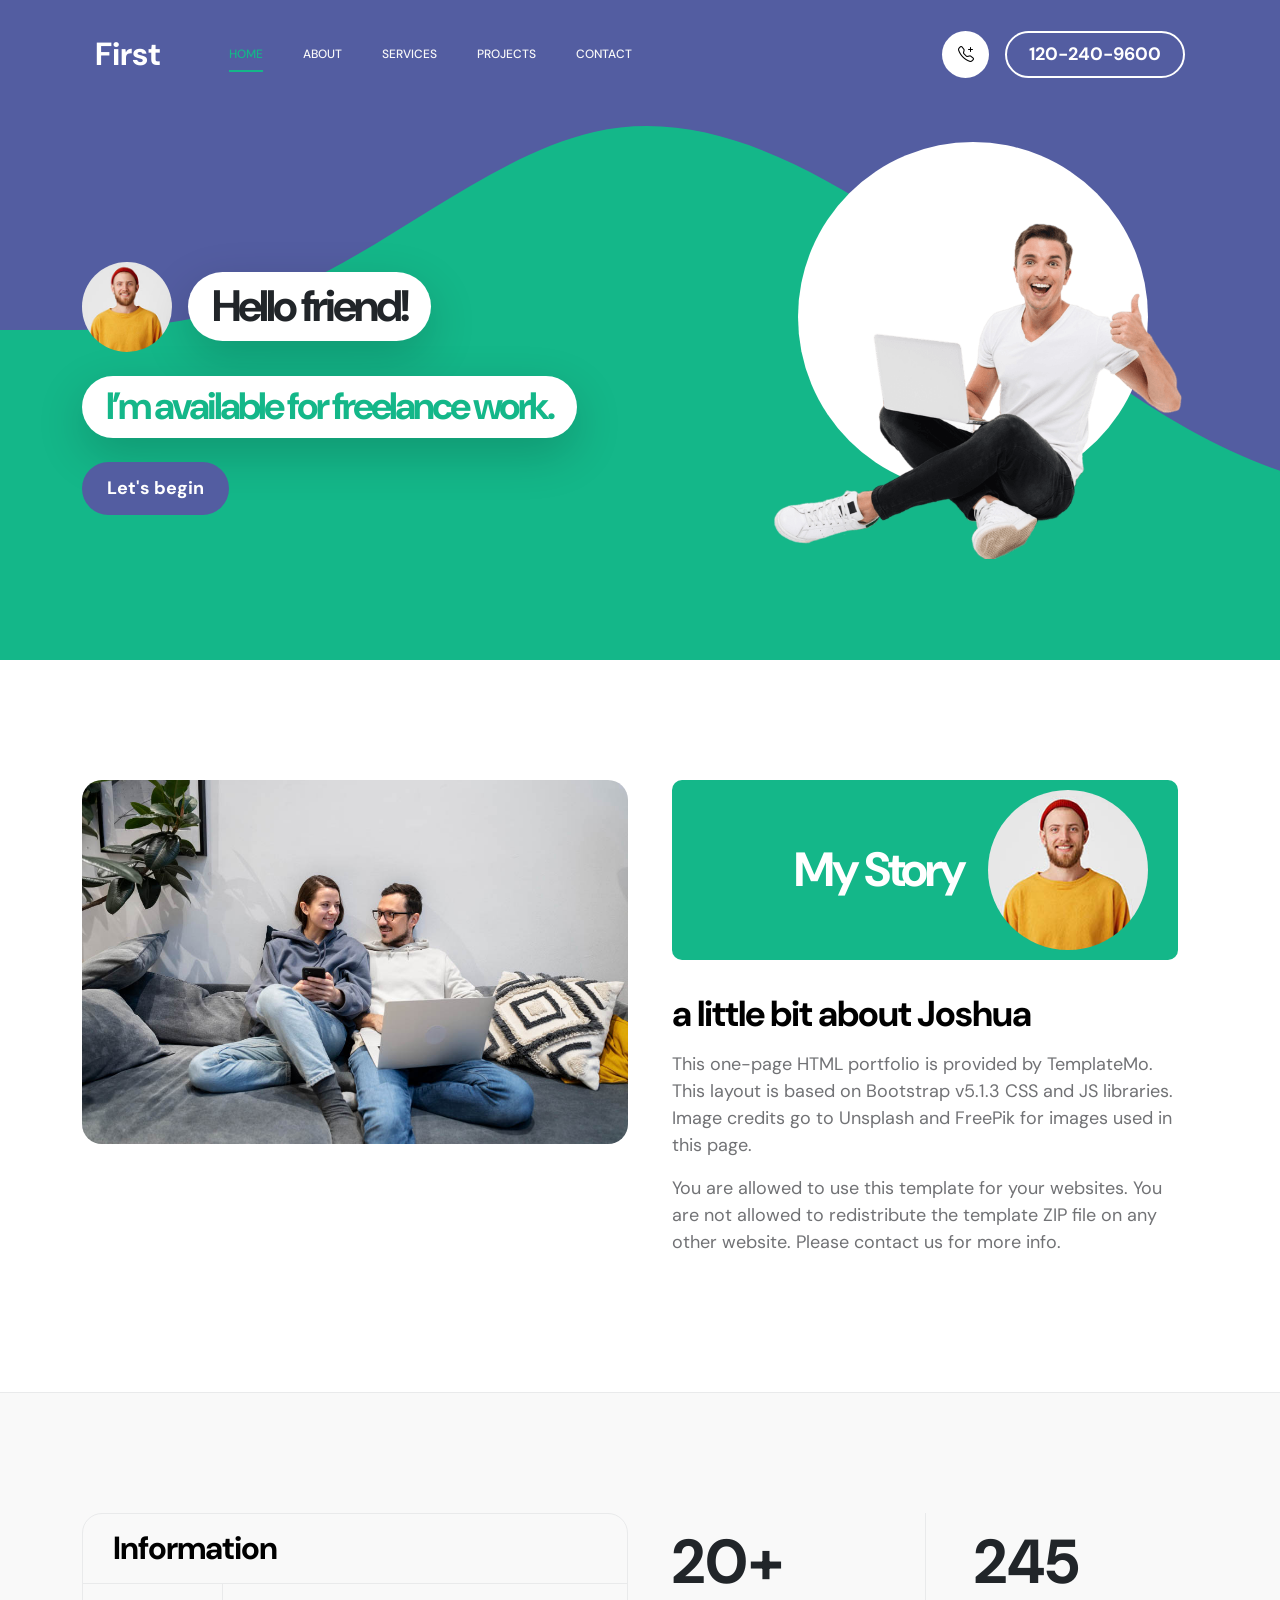
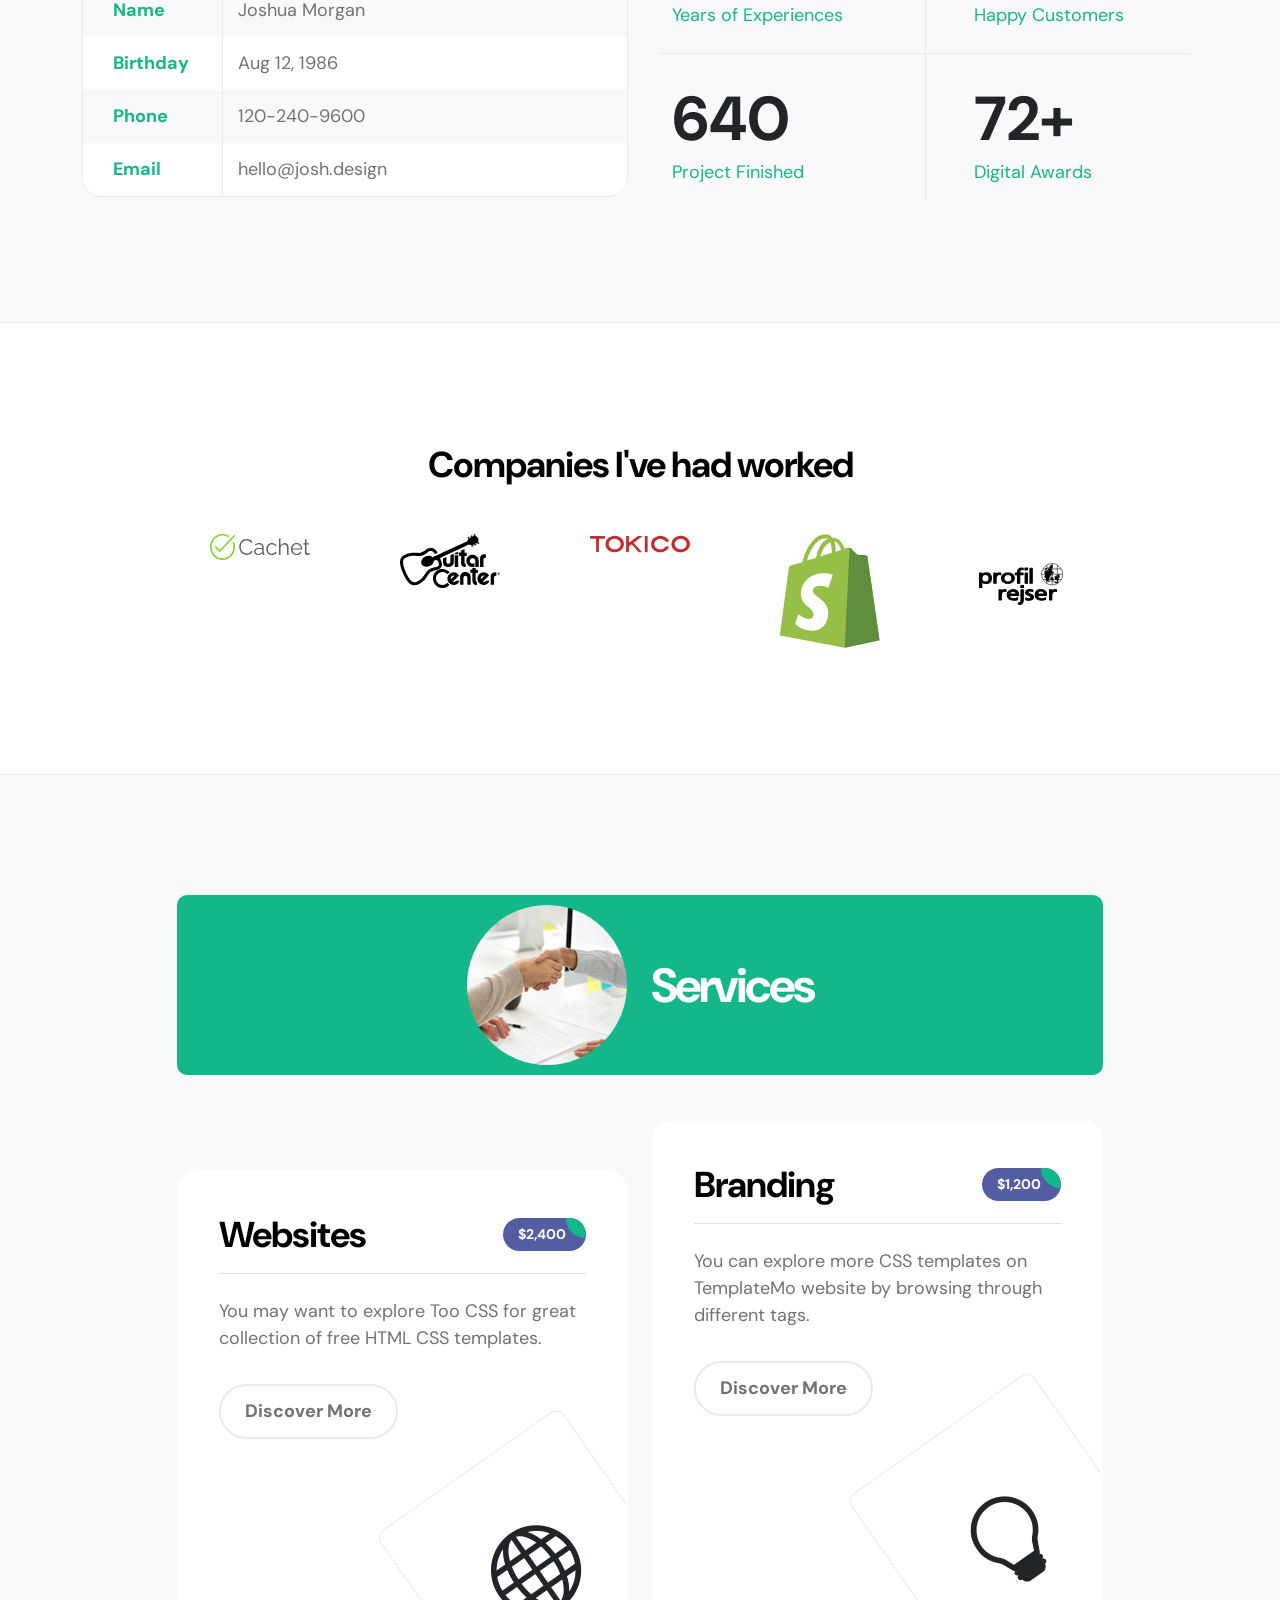
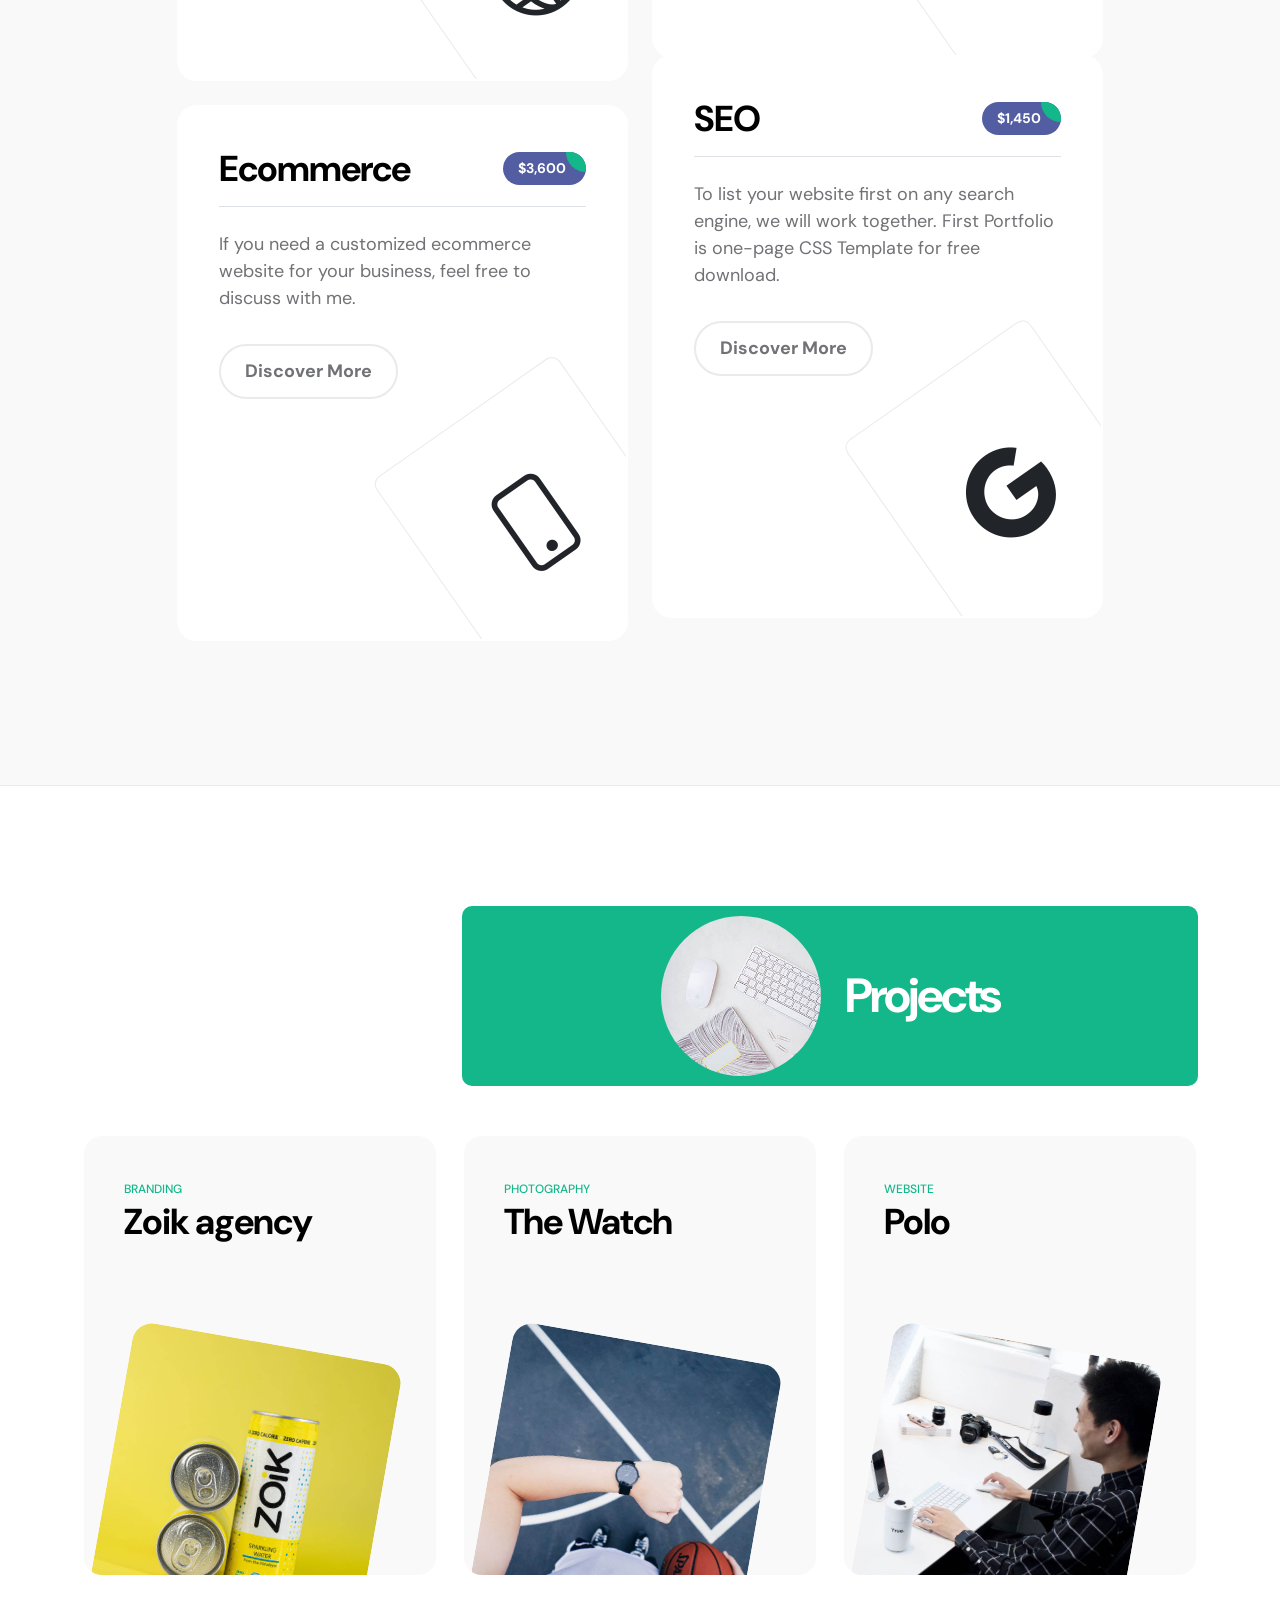
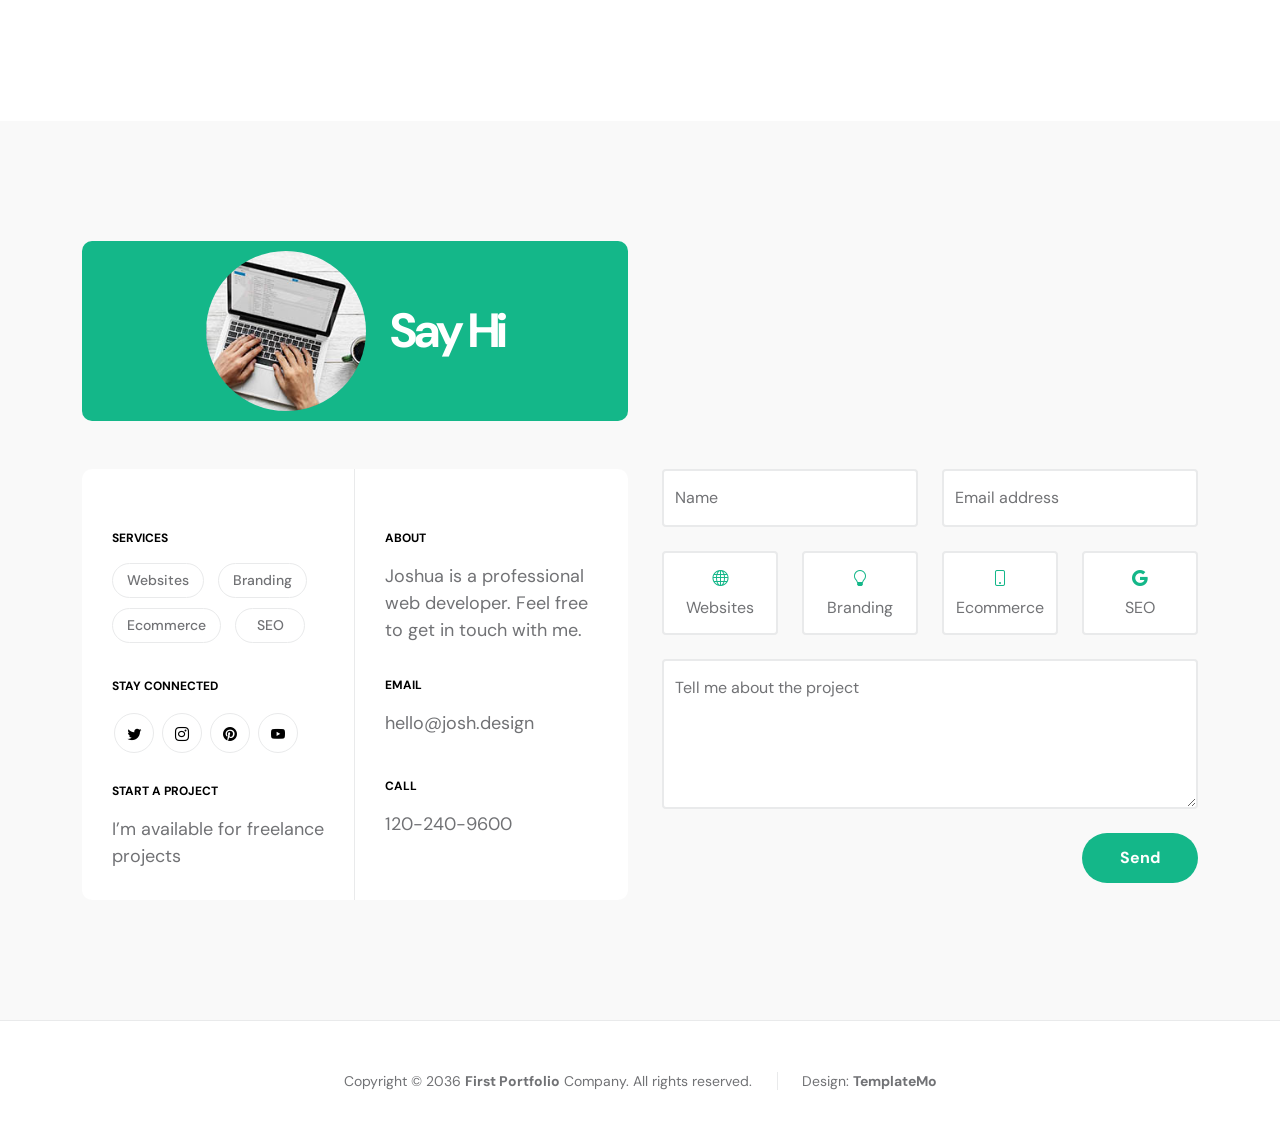
<file: demo/business1/index.html>
<!doctype html>
<html lang="en">
    <head>
        <meta charset="utf-8">
        <meta name="viewport" content="width=device-width, initial-scale=1">

        <meta name="description" content="">
        <meta name="author" content="TemplateMo">

        <title>First Portfolio Bootstrap 5 Theme</title>

        <!-- CSS FILES -->
        <link rel="preconnect" href="https://fonts.googleapis.com">
        
        <link rel="preconnect" href="https://fonts.gstatic.com" crossorigin>
        
        <link href="https://fonts.googleapis.com/css2?family=DM+Sans:wght@400;500;700&display=swap" rel="stylesheet">

        <link href="css/bootstrap.min.css" rel="stylesheet">

        <link href="css/bootstrap-icons.css" rel="stylesheet">

        <link href="css/magnific-popup.css" rel="stylesheet">

        <link href="css/templatemo-first-portfolio-style.css" rel="stylesheet">
        
<!--

TemplateMo 578 First Portfolio

https://templatemo.com/tm-578-first-portfolio

-->
    </head>
    
    <body>

        <section class="preloader">
            <div class="spinner">
                <span class="spinner-rotate"></span>    
            </div>
        </section>

        <nav class="navbar navbar-expand-lg">
            <div class="container">

                <button class="navbar-toggler" type="button" data-bs-toggle="collapse" data-bs-target="#navbarNav" aria-controls="navbarNav" aria-expanded="false" aria-label="Toggle navigation">
                    <span class="navbar-toggler-icon"></span>
                </button>

                <a href="index.html" class="navbar-brand mx-auto mx-lg-0">First</a>

                <div class="d-flex align-items-center d-lg-none">
                    <i class="navbar-icon bi-telephone-plus me-3"></i>
                    <a class="custom-btn btn" href="#section_5">
                        120-240-9600
                    </a>
                </div>

                <div class="collapse navbar-collapse" id="navbarNav">
                    <ul class="navbar-nav ms-lg-5">
                        <li class="nav-item">
                            <a class="nav-link click-scroll" href="#section_1">Home</a>
                        </li>

                        <li class="nav-item">
                            <a class="nav-link click-scroll" href="#section_2">About</a>
                        </li>

                        <li class="nav-item">
                            <a class="nav-link click-scroll" href="#section_3">Services</a>
                        </li>

                        <li class="nav-item">
                            <a class="nav-link click-scroll" href="#section_4">Projects</a>
                        </li>

                        <li class="nav-item">
                            <a class="nav-link click-scroll" href="#section_5">Contact</a>
                        </li>
                    </ul>

                    <div class="d-lg-flex align-items-center d-none ms-auto">
                        <i class="navbar-icon bi-telephone-plus me-3"></i>
                        <a class="custom-btn btn" href="#section_5">
                            120-240-9600
                        </a>
                    </div>
                </div>

            </div>
        </nav>

        <main>

            <section class="hero d-flex justify-content-center align-items-center" id="section_1">
                <div class="container">
                    <div class="row">

                        <div class="col-lg-7 col-12">
                            <div class="hero-text">
                                <div class="hero-title-wrap d-flex align-items-center mb-4">
                                    <img src="images/happy-bearded-young-man.jpg" class="avatar-image avatar-image-large img-fluid" alt="">

                                    <h1 class="hero-title ms-3 mb-0">Hello friend!</h1>
                                </div>

                                <h2 class="mb-4">I’m available for freelance work.</h2>
                                <p class="mb-4"><a class="custom-btn btn custom-link" href="#section_2">Let's begin</a></p>
                            </div>
                        </div>

                        <div class="col-lg-5 col-12 position-relative">
                            <div class="hero-image-wrap"></div>
                            <img src="images/portrait-happy-excited-man-holding-laptop-computer.png" class="hero-image img-fluid" alt="">
                        </div>

                    </div>
                </div>

                <svg xmlns="http://www.w3.org/2000/svg" viewBox="0 0 1440 320"><path fill="#535da1" fill-opacity="1" d="M0,160L24,160C48,160,96,160,144,138.7C192,117,240,75,288,64C336,53,384,75,432,106.7C480,139,528,181,576,208C624,235,672,245,720,240C768,235,816,213,864,186.7C912,160,960,128,1008,133.3C1056,139,1104,181,1152,202.7C1200,224,1248,224,1296,197.3C1344,171,1392,117,1416,90.7L1440,64L1440,0L1416,0C1392,0,1344,0,1296,0C1248,0,1200,0,1152,0C1104,0,1056,0,1008,0C960,0,912,0,864,0C816,0,768,0,720,0C672,0,624,0,576,0C528,0,480,0,432,0C384,0,336,0,288,0C240,0,192,0,144,0C96,0,48,0,24,0L0,0Z"></path></svg>
            </section>


            <section class="about section-padding" id="section_2">
                <div class="container">
                    <div class="row">

                        <div class="col-lg-6 col-12">
                            <img src="images/couple-working-from-home-together-sofa.jpg" class="about-image img-fluid" alt="">
                        </div>

                        <div class="col-lg-6 col-12 mt-5 mt-lg-0">
                            <div class="about-thumb">

                                <div class="section-title-wrap d-flex justify-content-end align-items-center mb-4">
                                    <h2 class="text-white me-4 mb-0">My Story</h2>

                                    <img src="images/happy-bearded-young-man.jpg" class="avatar-image img-fluid" alt="">
                                </div>

                                <h3 class="pt-2 mb-3">a little bit about Joshua</h3>

                                <p>This one-page HTML portfolio is provided by <a href="https://templatemo.com" target="_blank">TemplateMo</a>. This layout is based on Bootstrap v5.1.3 CSS and JS libraries. Image credits go to <a href="https://unsplash.com" target="_blank">Unsplash</a> and <a href="https://freepik.com" target="_blank">FreePik</a> for images used in this page.</p>

                                <p>You are allowed to use this template for your websites. You are not allowed to redistribute the template ZIP file on any other website. Please <a href="https://templatemo.com/contact" target="_blank">contact us</a> for more info.</p>
                            </div>
                        </div>

                    </div>
                </div>
            </section>

            <section class="featured section-padding">
                <div class="container">
                    <div class="row">

                        <div class="col-lg-6 col-12">
                            <div class="profile-thumb">
                                <div class="profile-title">
                                    <h4 class="mb-0">Information</h4>
                                </div>

                                <div class="profile-body">
                                    <p>
                                        <span class="profile-small-title">Name</span> 
                                        <span>Joshua Morgan</span>
                                    </p>

                                    <p>
                                        <span class="profile-small-title">Birthday</span> 
                                        <span>Aug 12, 1986</span>
                                    </p>

                                    <p>
                                        <span class="profile-small-title">Phone</span> 
                                         <span><a href="tel: 305-240-9671">120-240-9600</a></span>
                                    </p>

                                    <p>
                                        <span class="profile-small-title">Email</span> 
                                        <span><a href="mailto:hello@josh.design">hello@josh.design</a></span>
                                    </p>
                                </div>
                            </div>
                        </div>

                        <div class="col-lg-6 col-12 mt-5 mt-lg-0">
                            <div class="about-thumb">
                                <div class="row">
                                    <div class="col-lg-6 col-6 featured-border-bottom py-2">
                                        <strong class="featured-numbers">20+</strong>

                                        <p class="featured-text">Years of Experiences</p>
                                    </div>

                                    <div class="col-lg-6 col-6 featured-border-start featured-border-bottom ps-5 py-2">
                                        <strong class="featured-numbers">245</strong>

                                        <p class="featured-text">Happy Customers</p>
                                    </div>

                                    <div class="col-lg-6 col-6 pt-4">
                                        <strong class="featured-numbers">640</strong>

                                        <p class="featured-text">Project Finished</p>
                                    </div>

                                    <div class="col-lg-6 col-6 featured-border-start ps-5 pt-4">
                                        <strong class="featured-numbers">72+</strong>

                                        <p class="featured-text">Digital Awards</p>
                                    </div>
                                </div>
                            </div>
                        </div>

                    </div>
                </div>
            </section>


            <section class="clients section-padding">
                <div class="container">
                    <div class="row align-items-center">

                        <div class="col-lg-12 col-12">
                            <h3 class="text-center mb-5">Companies I've had worked</h3>
                        </div>

                        <div class="col-lg-2 col-4 ms-auto clients-item-height">
                            <img src="images/clients/cachet.svg" class="clients-image img-fluid" alt="">
                        </div>

                        <div class="col-lg-2 col-4 clients-item-height">
                            <img src="images/clients/guitar-center.svg" class="clients-image img-fluid" alt="">
                        </div>

                        <div class="col-lg-2 col-4 clients-item-height">
                            <img src="images/clients/tokico.svg" class="clients-image img-fluid" alt="">
                        </div>

                        <div class="col-lg-2 col-4 clients-item-height">
                            <img src="images/clients/shopify.svg" class="clients-image img-fluid" alt="">
                        </div>

                        <div class="col-lg-2 col-4 me-auto clients-item-height">
                            <img src="images/clients/profil-rejser.svg" class="clients-image img-fluid" alt="">
                        </div>

                    </div>
                </div>
            </section>


            <section class="services section-padding" id="section_3">
                <div class="container">
                    <div class="row">

                        <div class="col-lg-10 col-12 mx-auto">
                            <div class="section-title-wrap d-flex justify-content-center align-items-center mb-5">
                                <img src="images/handshake-man-woman-after-signing-business-contract-closeup.jpg" class="avatar-image img-fluid" alt="">

                                <h2 class="text-white ms-4 mb-0">Services</h2>
                            </div>

                            <div class="row pt-lg-5">
                                <div class="col-lg-6 col-12">
                                    <div class="services-thumb">
                                        <div class="d-flex flex-wrap align-items-center border-bottom mb-4 pb-3">
                                            <h3 class="mb-0">Websites</h3>

                                            <div class="services-price-wrap ms-auto">
                                                <p class="services-price-text mb-0">$2,400</p>
                                                <div class="services-price-overlay"></div>
                                            </div>
                                        </div>

                                        <p>You may want to explore Too CSS for great collection of free HTML CSS templates.</p>

                                        <a href="#" class="custom-btn custom-border-btn btn mt-3">Discover More</a>

                                        <div class="services-icon-wrap d-flex justify-content-center align-items-center">
                                            <i class="services-icon bi-globe"></i>
                                        </div>
                                    </div>
                                </div>

                                <div class="col-lg-6 col-12">
                                    <div class="services-thumb services-thumb-up">
                                        <div class="d-flex flex-wrap align-items-center border-bottom mb-4 pb-3">
                                            <h3 class="mb-0">Branding</h3>

                                            <div class="services-price-wrap ms-auto">
                                                <p class="services-price-text mb-0">$1,200</p>
                                                <div class="services-price-overlay"></div>
                                            </div>
                                        </div>

                                        <p>You can explore more CSS templates on TemplateMo website by browsing through different tags.</p>

                                        <a href="#" class="custom-btn custom-border-btn btn mt-3">Discover More</a>

                                        <div class="services-icon-wrap d-flex justify-content-center align-items-center">
                                            <i class="services-icon bi-lightbulb"></i>
                                        </div>
                                    </div>
                                </div>

                                <div class="col-lg-6 col-12">
                                    <div class="services-thumb">
                                        <div class="d-flex flex-wrap align-items-center border-bottom mb-4 pb-3">
                                            <h3 class="mb-0">Ecommerce</h3>

                                            <div class="services-price-wrap ms-auto">
                                                <p class="services-price-text mb-0">$3,600</p>
                                                <div class="services-price-overlay"></div>
                                            </div>
                                        </div>

                                        <p>If you need a customized ecommerce website for your business, feel free to discuss with me.</p>

                                        <a href="#" class="custom-btn custom-border-btn btn mt-3">Discover More</a>

                                        <div class="services-icon-wrap d-flex justify-content-center align-items-center">
                                            <i class="services-icon bi-phone"></i>
                                        </div>
                                    </div>
                                </div>

                                <div class="col-lg-6 col-12">
                                    <div class="services-thumb services-thumb-up">
                                        <div class="d-flex flex-wrap align-items-center border-bottom mb-4 pb-3">
                                            <h3 class="mb-0">SEO</h3>

                                            <div class="services-price-wrap ms-auto">
                                                <p class="services-price-text mb-0">$1,450</p>
                                                <div class="services-price-overlay"></div>
                                            </div>
                                        </div>

                                        <p>To list your website first on any search engine, we will work together. First Portfolio is one-page CSS Template for free download.</p>

                                        <a href="#" class="custom-btn custom-border-btn btn mt-3">Discover More</a>

                                        <div class="services-icon-wrap d-flex justify-content-center align-items-center">
                                            <i class="services-icon bi-google"></i>
                                        </div>
                                    </div>
                                </div>
                            </div>
                        </div>
                    </div>
                </div>
            </section>


            <section class="projects section-padding" id="section_4">
                <div class="container">
                    <div class="row">

                        <div class="col-lg-8 col-md-8 col-12 ms-auto">
                            <div class="section-title-wrap d-flex justify-content-center align-items-center mb-4">
                                <img src="images/white-desk-work-study-aesthetics.jpg" class="avatar-image img-fluid" alt="">

                                <h2 class="text-white ms-4 mb-0">Projects</h2>
                            </div>
                        </div>

                        <div class="clearfix"></div>

                        <div class="col-lg-4 col-md-6 col-12">
                            <div class="projects-thumb">
                                <div class="projects-info">
                                    <small class="projects-tag">Branding</small>

                                    <h3 class="projects-title">Zoik agency</h3>
                                </div>

                                <a href="images/projects/nikhil-KO4io-eCAXA-unsplash.jpg" class="popup-image">
                                    <img src="images/projects/nikhil-KO4io-eCAXA-unsplash.jpg" class="projects-image img-fluid" alt="">
                                </a>
                            </div>
                        </div>

                        <div class="col-lg-4 col-md-6 col-12">
                            <div class="projects-thumb">
                                <div class="projects-info">
                                    <small class="projects-tag">Photography</small>

                                    <h3 class="projects-title">The Watch</h3>
                                </div>

                                <a href="images/projects/the-5th-IQYR7N67dhM-unsplash.jpg" class="popup-image">
                                    <img src="images/projects/the-5th-IQYR7N67dhM-unsplash.jpg" class="projects-image img-fluid" alt="">
                                </a>
                            </div>
                        </div>

                        <div class="col-lg-4 col-md-6 col-12">
                            <div class="projects-thumb">
                                <div class="projects-info">
                                    <small class="projects-tag">Website</small>

                                    <h3 class="projects-title">Polo</h3>
                                </div>

                                <a href="images/projects/true-agency-9Bjog5FZ-oc-unsplash.jpg" class="popup-image">
                                    <img src="images/projects/true-agency-9Bjog5FZ-oc-unsplash.jpg" class="projects-image img-fluid" alt="">
                                </a>
                            </div>
                        </div>

                    </div>
                </div>
            </section>

            <section class="contact section-padding" id="section_5">
                    <div class="container">
                        <div class="row">

                            <div class="col-lg-6 col-md-8 col-12">
                                <div class="section-title-wrap d-flex justify-content-center align-items-center mb-5">
                                    <img src="images/aerial-view-man-using-computer-laptop-wooden-table.jpg" class="avatar-image img-fluid" alt="">

                                    <h2 class="text-white ms-4 mb-0">Say Hi</h2>
                                </div>
                            </div>

                            <div class="clearfix"></div>

                            <div class="col-lg-3 col-md-6 col-12 pe-lg-0">
                                <div class="contact-info contact-info-border-start d-flex flex-column">
                                    <strong class="site-footer-title d-block mb-3">Services</strong>

                                    <ul class="footer-menu">
                                        <li class="footer-menu-item"><a href="#" class="footer-menu-link">Websites</a></li>

                                        <li class="footer-menu-item"><a href="#" class="footer-menu-link">Branding</a></li>

                                        <li class="footer-menu-item"><a href="#" class="footer-menu-link">Ecommerce</a></li>

                                        <li class="footer-menu-item"><a href="#" class="footer-menu-link">SEO</a></li>
                                    </ul>

                                    <strong class="site-footer-title d-block mt-4 mb-3">Stay connected</strong>

                                    <ul class="social-icon">
                                        <li class="social-icon-item"><a href="https://twitter.com/minthu" class="social-icon-link bi-twitter"></a></li>

                                        <li class="social-icon-item"><a href="#" class="social-icon-link bi-instagram"></a></li>

                                        <li class="social-icon-item"><a href="#" class="social-icon-link bi-pinterest"></a></li>

                                        <li class="social-icon-item"><a href="https://www.youtube.com/templatemo" class="social-icon-link bi-youtube"></a></li>
                                    </ul>

                                    <strong class="site-footer-title d-block mt-4 mb-3">Start a project</strong>

                                    <p class="mb-0">I’m available for freelance projects</p>
                                </div>
                            </div>

                            <div class="col-lg-3 col-md-6 col-12 ps-lg-0">
                                <div class="contact-info d-flex flex-column">
                                    <strong class="site-footer-title d-block mb-3">About</strong>

                                    <p class="mb-2">
                                        Joshua is a professional web developer. Feel free to get in touch with me.
                              </p>

                                    <strong class="site-footer-title d-block mt-4 mb-3">Email</strong>

                                    <p>
                                        <a href="mailto:hello@josh.design">
                                            hello@josh.design
                                        </a>
                                    </p>

                                    <strong class="site-footer-title d-block mt-4 mb-3">Call</strong>

                                    <p class="mb-0">
                                        <a href="tel: 120-240-9600">
                                            120-240-9600
                                        </a>
                                    </p>
                                </div>
                            </div>

                            <div class="col-lg-6 col-12 mt-5 mt-lg-0">
                                <form action="#" method="get" class="custom-form contact-form" role="form">
                                    <div class="row">
                                        <div class="col-lg-6 col-md-6 col-12">
                                            <div class="form-floating">
                                                <input type="text" name="name" id="name" class="form-control" placeholder="Name" required="">
                                                
                                                <label for="floatingInput">Name</label>
                                            </div>
                                        </div>

                                        <div class="col-lg-6 col-md-6 col-12"> 
                                            <div class="form-floating">
                                                <input type="email" name="email" id="email" pattern="[^ @]*@[^ @]*" class="form-control" placeholder="Email address" required="">
                                                
                                                <label for="floatingInput">Email address</label>
                                            </div>
                                        </div>

                                        <div class="col-lg-3 col-md-6 col-6">
                                            <div class="form-check form-check-inline">
                                                <input name="website" type="checkbox" class="form-check-input" id="inlineCheckbox1" value="1">

                                                <label class="form-check-label" for="inlineCheckbox1">
                                                    <i class="bi-globe form-check-icon"></i>
                                                    <span class="form-check-label-text">Websites</span>
                                                </label>
                                          </div>
                                        </div>

                                        <div class="col-lg-3 col-md-6 col-6">
                                            <div class="form-check form-check-inline">
                                                <input name="branding" type="checkbox" class="form-check-input" id="inlineCheckbox2" value="1">

                                                <label class="form-check-label" for="inlineCheckbox2">
                                                    <i class="bi-lightbulb form-check-icon"></i>
                                                    <span class="form-check-label-text">Branding</span>
                                                </label>
                                            </div>
                                        </div>

                                        <div class="col-lg-3 col-md-6 col-6">
                                            <div class="form-check form-check-inline">
                                                <input name="ecommerce" type="checkbox" class="form-check-input" id="inlineCheckbox3" value="1">

                                                <label class="form-check-label" for="inlineCheckbox3">
                                                    <i class="bi-phone form-check-icon"></i>
                                                    <span class="form-check-label-text">Ecommerce</span>
                                                </label>
                                            </div>
                                        </div>

                                        <div class="col-lg-3 col-md-6 col-6">
                                            <div class="form-check form-check-inline me-0">
                                                <input name="seo" type="checkbox" class="form-check-input" id="inlineCheckbox4" value="1">

                                                <label class="form-check-label" for="inlineCheckbox4">
                                                    <i class="bi-google form-check-icon"></i>
                                                    <span class="form-check-label-text">SEO</span>
                                                </label>
                                            </div>
                                        </div>

                                        <div class="col-lg-12 col-12">
                                            <div class="form-floating">
                                                <textarea class="form-control" id="message" name="message" placeholder="Tell me about the project"></textarea>
                                                
                                                <label for="floatingTextarea">Tell me about the project</label>
                                            </div>
                                        </div>

                                        <div class="col-lg-3 col-12 ms-auto">
                                            <button type="submit" class="form-control">Send</button>
                                        </div>

                                    </div>
                                </form>
                            </div>

                        </div>
                    </div>
                </div>
            </section>

        </main>

        <footer class="site-footer">
            <div class="container">
                <div class="row">

                    <div class="col-lg-12 col-12">
                        <div class="copyright-text-wrap">
                            <p class="mb-0">
                                <span class="copyright-text">Copyright © 2036 <a href="#">First Portfolio</a> Company. All rights reserved.</span>
                                Design: 
                                <a rel="sponsored" href="https://templatemo.com" target="_blank">TemplateMo</a>
                            </p>
                        </div>
                    </div>

                </div>
            </div>
        </footer>

        <!-- JAVASCRIPT FILES -->
        <script src="js/jquery.min.js"></script>
        <script src="js/bootstrap.min.js"></script>
        <script src="js/jquery.sticky.js"></script>
        <script src="js/click-scroll.js"></script>
        <script src="js/jquery.magnific-popup.min.js"></script>
        <script src="js/magnific-popup-options.js"></script>
        <script src="js/custom.js"></script>

    </body>
</html>
</file>
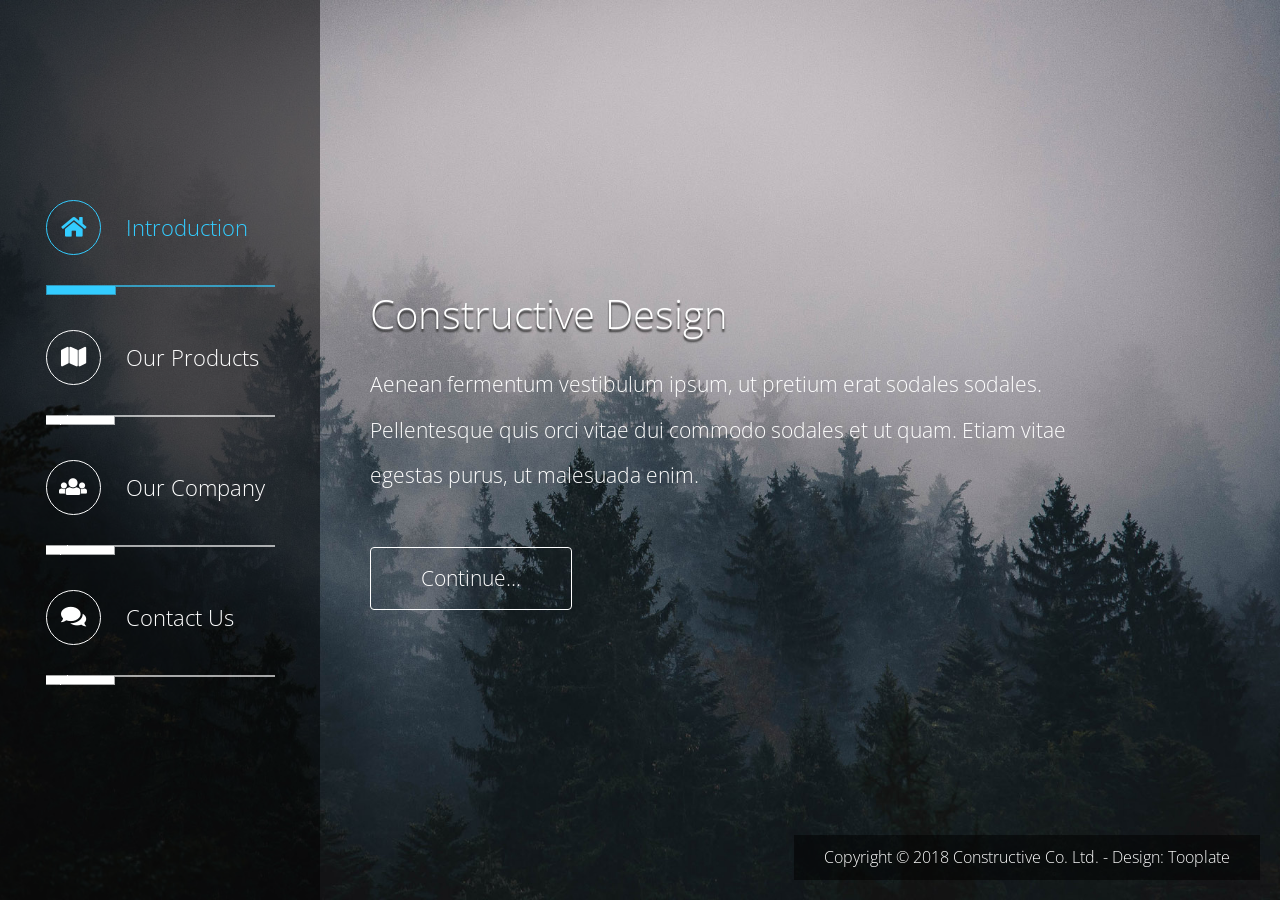
<file: demo/business10/index.html>
<!DOCTYPE html>
<html>
<head>
	<meta charset="utf-8">
	<meta http-equiv="X-UA-Compatible" content="IE=edge">
	<meta name="viewport" content="width=device-width, initial-scale=1">

	<title>Constructive HTML Template</title>
<!--

Template 2102 Constructive

http://www.tooplate.com/view/2102-constructive

-->
	<link rel="stylesheet" href="https://fonts.googleapis.com/css?family=Open+Sans:300,400">  <!-- Google web font "Open Sans" -->
	<link rel="stylesheet" href="css/fontawesome-all.min.css">
	<link rel="stylesheet" href="css/bootstrap.min.css">
	<link rel="stylesheet" type="text/css" href="css/magnific-popup.css"/>
	<link rel="stylesheet" type="text/css" href="slick/slick.css"/>
	<link rel="stylesheet" type="text/css" href="slick/slick-theme.css"/>
	<link rel="stylesheet" href="css/tooplate-style.css">

	<script>
		var renderPage = true;

	if(navigator.userAgent.indexOf('MSIE')!==-1
		|| navigator.appVersion.indexOf('Trident/') > 0){
   		/* Microsoft Internet Explorer detected in. */
   		alert("Please view this in a modern browser such as Chrome or Microsoft Edge.");
   		renderPage = false;
	}
	</script>
</head>

<body>
	<!-- Loader -->
	<div id="loader-wrapper">
		<div id="loader"></div>
		<div class="loader-section section-left"></div>
		<div class="loader-section section-right"></div>
	</div>
	
	<!-- Page Content -->
	<div class="container-fluid tm-main">
		<div class="row tm-main-row">

			<!-- Sidebar -->
			<div id="tmSideBar" class="col-xl-3 col-lg-4 col-md-12 col-sm-12 sidebar">

				<button id="tmMainNavToggle" class="menu-icon">&#9776;</button>

				<div class="inner">
					<nav id="tmMainNav" class="tm-main-nav">
						<ul>
							<li>
								<a href="#intro" id="tmNavLink1" class="scrolly active" data-bg-img="constructive_bg_01.jpg" data-page="#tm-section-1">
									<i class="fas fa-home tm-nav-fa-icon"></i>
									<span>Introduction</span>
								</a>
							</li>
							<li>
								<a href="#products" id="tmNavLink2" class="scrolly" data-bg-img="constructive_bg_02.jpg" data-page="#tm-section-2" data-page-type="carousel">
									<i class="fas fa-map tm-nav-fa-icon"></i>
									<span>Our Products</span>
								</a>
							</li>							
							<li>
								<a href="#company" class="scrolly" data-bg-img="constructive_bg_03.jpg" data-page="#tm-section-3">
									<i class="fas fa-users tm-nav-fa-icon"></i>
									<span>Our Company</span>
								</a>
							</li>
							<li>
								<a href="#contact" class="scrolly" data-bg-img="constructive_bg_04.jpg" data-page="#tm-section-4">
									<i class="fas fa-comments tm-nav-fa-icon"></i>
									<span>Contact Us</span>
								</a>
							</li>
						</ul>
					</nav>
				</div>
			</div>

			<div class="col-xl-9 col-lg-8 col-md-12 col-sm-12 tm-content">

					<!-- section 1 -->
					<section id="tm-section-1" class="tm-section">
						<div class="ml-auto">
							<header class="mb-4"><h1 class="tm-text-shadow">Constructive Design</h1></header>
							<p class="mb-5 tm-font-big">Aenean fermentum vestibulum ipsum, ut pretium erat sodales sodales. Pellentesque quis orci vitae dui commodo sodales et ut quam. Etiam vitae egestas purus, ut malesuada enim.</p>
							<a href="#" class="btn tm-btn tm-font-big" data-nav-link="#tmNavLink2">Continue...</a> 
							<!-- data-nav-link holds the ID of nav item, which means this link should behave the same as that nav item  -->
						</div>
					</section>

					<!-- section 2 -->
					<section id="tm-section-2" class="tm-section tm-section-carousel">
						<div>
							<header class="mb-4"><h2 class="tm-text-shadow">Our Products</h2></header>		            
							<div class="tm-img-container">
								<div class="tm-img-slider">
									<a href="img/gallery-img-01.jpg" class="tm-slider-img"><img src="img/gallery-img-01-tn.jpg" alt="Image" class="img-fluid"></a>
									<a href="img/gallery-img-02.jpg" class="tm-slider-img"><img src="img/gallery-img-02-tn.jpg" alt="Image" class="img-fluid"></a>
									<a href="img/gallery-img-03.jpg" class="tm-slider-img"><img src="img/gallery-img-03-tn.jpg" alt="Image" class="img-fluid"></a>
									<a href="img/gallery-img-04.jpg" class="tm-slider-img"><img src="img/gallery-img-04-tn.jpg" alt="Image" class="img-fluid"></a>
									<a href="img/gallery-img-05.jpg" class="tm-slider-img"><img src="img/gallery-img-05-tn.jpg" alt="Image" class="img-fluid"></a>
									<a href="img/gallery-img-06.jpg" class="tm-slider-img"><img src="img/gallery-img-06-tn.jpg" alt="Image" class="img-fluid"></a>
								</div>
							</div>		            		          
						</div>       		          	
					</section>

					<!-- section 3 -->
					<section id="tm-section-3" class="tm-section">						
						<div class="row mb-4">
							<header class="col-xl-12"><h2 class="tm-text-shadow">Our Company</h2></header>		
						</div>
						<div class="row">
							<div class="col-sm-12 col-md-6 col-lg-12 col-xl-6 mb-4">
								<div class="media tm-bg-transparent-black tm-border-white">
									<i class="fab fa-apple tm-icon-circled tm-icon-media"></i>
									<div class="media-body">
										<h3>HTML Templates</h3>
										<p>We provide a variety of templates for you at no cost. Please spread a word about <a href="https://plus.google.com/+tooplate" target="_parent">Tooplate</a> website. Thank you.</p>	
									</div>
								</div>
							</div>	
							<div class="col-sm-12 col-md-6 col-lg-12 col-xl-6 mb-4">
								<div class="media tm-bg-transparent-black tm-border-white">
									<i class="fas fa-map-pin mr-4 tm-icon-circled tm-icon-media"></i>	
									<div class="media-body">
										<h3>Free Images</h3>
										<p>Photos by <a href="https://unsplash.com" target="_blank">Unsplash.com</a> website, ac ornare arcu finibus sed. Aenean ultrices nisi sit amet facilisis viverra.</p>	
									</div>
								</div>
							</div>
							<div class="col-sm-12 col-md-6 col-lg-12 col-xl-6 mb-4">
								<div class="media tm-bg-transparent-black tm-border-white">
									<i class="fab fa-fly mr-4 tm-icon-circled tm-icon-media"></i>
									<div class="media-body">
										<h3>Phasellus eleifend</h3>
										<p>Phasellus feugiat scelerisque sapien, ac ornare arcu finibus sed. Aenean ultrices nisi sit amet facilisis viverra.</p>		
									</div>
								</div>
							</div>
							<div class="col-sm-12 col-md-6 col-lg-12 col-xl-6 mb-4">
								<div class="media tm-bg-transparent-black tm-border-white">
									<i class="fab fa-linode mr-4 tm-icon-circled tm-icon-media"></i>
									<div class="media-body">
										<h3>Phasellus eleifend</h3>
										<p>Phasellus feugiat scelerisque sapien, ac ornare arcu finibus sed. Aenean ultrices nisi sit amet facilisis viverra.</p>	
									</div>
								</div>
							</div>			          		
						</div>						               
					</section>

					<!-- section 4 -->
					<section id="tm-section-4" class="tm-section">
						<div class="tm-bg-transparent-black tm-contact-box-pad">
							<div class="row mb-4">
								<div class="col-sm-12">
									<header><h2 class="tm-text-shadow">Contact Us</h2></header>
								</div>
							</div>
							<div class="row tm-page-4-content">
								<div class="col-md-6 col-sm-12 tm-contact-col">
									<div class="contact_message">
										<form action="#contact" method="post" class="contact-form">
											<div class="form-group">
												<input type="text" id="contact_name" name="contact_name" class="form-control" placeholder="Name" required="">
											</div>
											<div class="form-group">
												<input type="email" id="contact_email" name="contact_email" class="form-control" placeholder="Email" required="">
											</div>
											<div class="form-group">
												<textarea id="contact_message" name="contact_message" class="form-control" rows="9" placeholder="Message" required=""></textarea>
											</div>
											<button type="submit" class="btn tm-btn-submit tm-btn ml-auto">Submit</button>
										</form>
									</div>
								</div>
								<div class="col-md-6 col-sm-12 tm-contact-col">
									<div class="tm-address-box">
										<p>Aliquam interdum, nisl sedd faucibus tempor, massa velit laoreet ipsum, et faucibus sapien magna at enim. Suspendisse a dictum tortor.</p>
										<p>Curabitur venenatis leo in augue convallis, vulputate sollicitudin ex maximus.</p>
										<address>
											120-240 Aliquam nec neque augue<br>
											Suspendisse tincidunt nunc,<br>
											vitae sagis justo 11000
										</address>
									</div>
								</div>
							</div>
						</div>
					</section>					
				</div>	<!-- .tm-content -->							
				<footer class="footer-link">
					<p class="tm-copyright-text">Copyright &copy; 2018 Constructive Co. Ltd. 
                    
                    - Design: <a rel="nofollow" href="https://www.tooplate.com">Tooplate</a></p>
				</footer>
			</div>	<!-- row -->			
		</div>
		<div id="preload-01"></div>
		<div id="preload-02"></div>
		<div id="preload-03"></div>
		<div id="preload-04"></div>

		<script type="text/javascript" src="js/jquery-3.2.1.min.js"></script>
		<script type="text/javascript" src="js/jquery.magnific-popup.min.js"></script>
		<script type="text/javascript" src="js/jquery.backstretch.min.js"></script>
		<script type="text/javascript" src="slick/slick.min.js"></script> <!-- Slick Carousel -->

		<script>

		var sidebarVisible = false;
		var currentPageID = "#tm-section-1";

		// Setup Carousel
		function setupCarousel() {

			// If current page isn't Carousel page, don't do anything.
			if($('#tm-section-2').css('display') == "none") {
			}
			else {	// If current page is Carousel page, set up the Carousel.

				var slider = $('.tm-img-slider');
				var windowWidth = $(window).width();

				if (slider.hasClass('slick-initialized')) {
					slider.slick('destroy');
				}

				if(windowWidth < 640) {
					slider.slick({
	              		dots: true,
	              		infinite: false,
	              		slidesToShow: 1,
	              		slidesToScroll: 1
	              	});
				}
				else if(windowWidth < 992) {
					slider.slick({
	              		dots: true,
	              		infinite: false,
	              		slidesToShow: 2,
	              		slidesToScroll: 1
	              	});
				}
				else {
					// Slick carousel
	              	slider.slick({
	              		dots: true,
	              		infinite: false,
	              		slidesToShow: 3,
	              		slidesToScroll: 2
	              	});
				}

				// Init Magnific Popup
				$('.tm-img-slider').magnificPopup({
				  delegate: 'a', // child items selector, by clicking on it popup will open
				  type: 'image',
				  gallery: {enabled:true}
				  // other options
				});
      		}
  		}

  		// Setup Nav
  		function setupNav() {
  			// Add Event Listener to each Nav item
	     	$(".tm-main-nav a").click(function(e){
	     		e.preventDefault();
		    	
		    	var currentNavItem = $(this);
		    	changePage(currentNavItem);
		    	
		    	setupCarousel();
		    	setupFooter();

		    	// Hide the nav on mobile
		    	$("#tmSideBar").removeClass("show");
		    });	    
  		}

  		function changePage(currentNavItem) {
  			// Update Nav items
  			$(".tm-main-nav a").removeClass("active");
     		currentNavItem.addClass("active");

	    	$(currentPageID).hide();

	    	// Show current page
	    	currentPageID = currentNavItem.data("page");
	    	$(currentPageID).fadeIn(1000);

	    	// Change background image
	    	var bgImg = currentNavItem.data("bgImg");
	    	$.backstretch("img/" + bgImg);		    	
  		}

  		// Setup Nav Toggle Button
  		function setupNavToggle() {

			$("#tmMainNavToggle").on("click", function(){
				$(".sidebar").toggleClass("show");
			});
  		}

  		// If there is enough room, stick the footer at the bottom of page content.
  		// If not, place it after the page content
  		function setupFooter() {
  			
  			var padding = 100;
  			var footerPadding = 40;
  			var mainContent = $("section"+currentPageID);
  			var mainContentHeight = mainContent.outerHeight(true);
  			var footer = $(".footer-link");
  			var footerHeight = footer.outerHeight(true);
  			var totalPageHeight = mainContentHeight + footerHeight + footerPadding + padding;
  			var windowHeight = $(window).height();		

  			if(totalPageHeight > windowHeight){
  				$(".tm-content").css("margin-bottom", footerHeight + footerPadding + "px");
  				footer.css("bottom", footerHeight + "px");  			
  			}
  			else {
  				$(".tm-content").css("margin-bottom", "0");
  				footer.css("bottom", "20px");  				
  			}  			
  		}

  		// Everything is loaded including images.
      	$(window).on("load", function(){

      		// Render the page on modern browser only.
      		if(renderPage) {
				// Remove loader
		      	$('body').addClass('loaded');

		      	// Page transition
		      	var allPages = $(".tm-section");

		      	// Handle click of "Continue", which changes to next page
		      	// The link contains data-nav-link attribute, which holds the nav item ID
		      	// Nav item ID is then used to access and trigger click on the corresponding nav item
		      	var linkToAnotherPage = $("a.tm-btn[data-nav-link]");
			    
			    if(linkToAnotherPage != null) {
			    	
			    	linkToAnotherPage.on("click", function(){
			    		var navItemToHighlight = linkToAnotherPage.data("navLink");
			    		$("a" + navItemToHighlight).click();
			    	});
			    }
		      	
		      	// Hide all pages
		      	allPages.hide();

		      	$("#tm-section-1").fadeIn();

		     	// Set up background first page
		     	var bgImg = $("#tmNavLink1").data("bgImg");
		     	
		     	$.backstretch("img/" + bgImg, {fade: 500});

		     	// Setup Carousel, Nav, and Nav Toggle
			    setupCarousel();
			    setupNav();
			    setupNavToggle();
			    setupFooter();

			    // Resize Carousel upon window resize
			    $(window).resize(function() {
			    	setupCarousel();
			    	setupFooter();
			    });
      		}	      	
		});

		</script>
	</body>
</html>
</file>
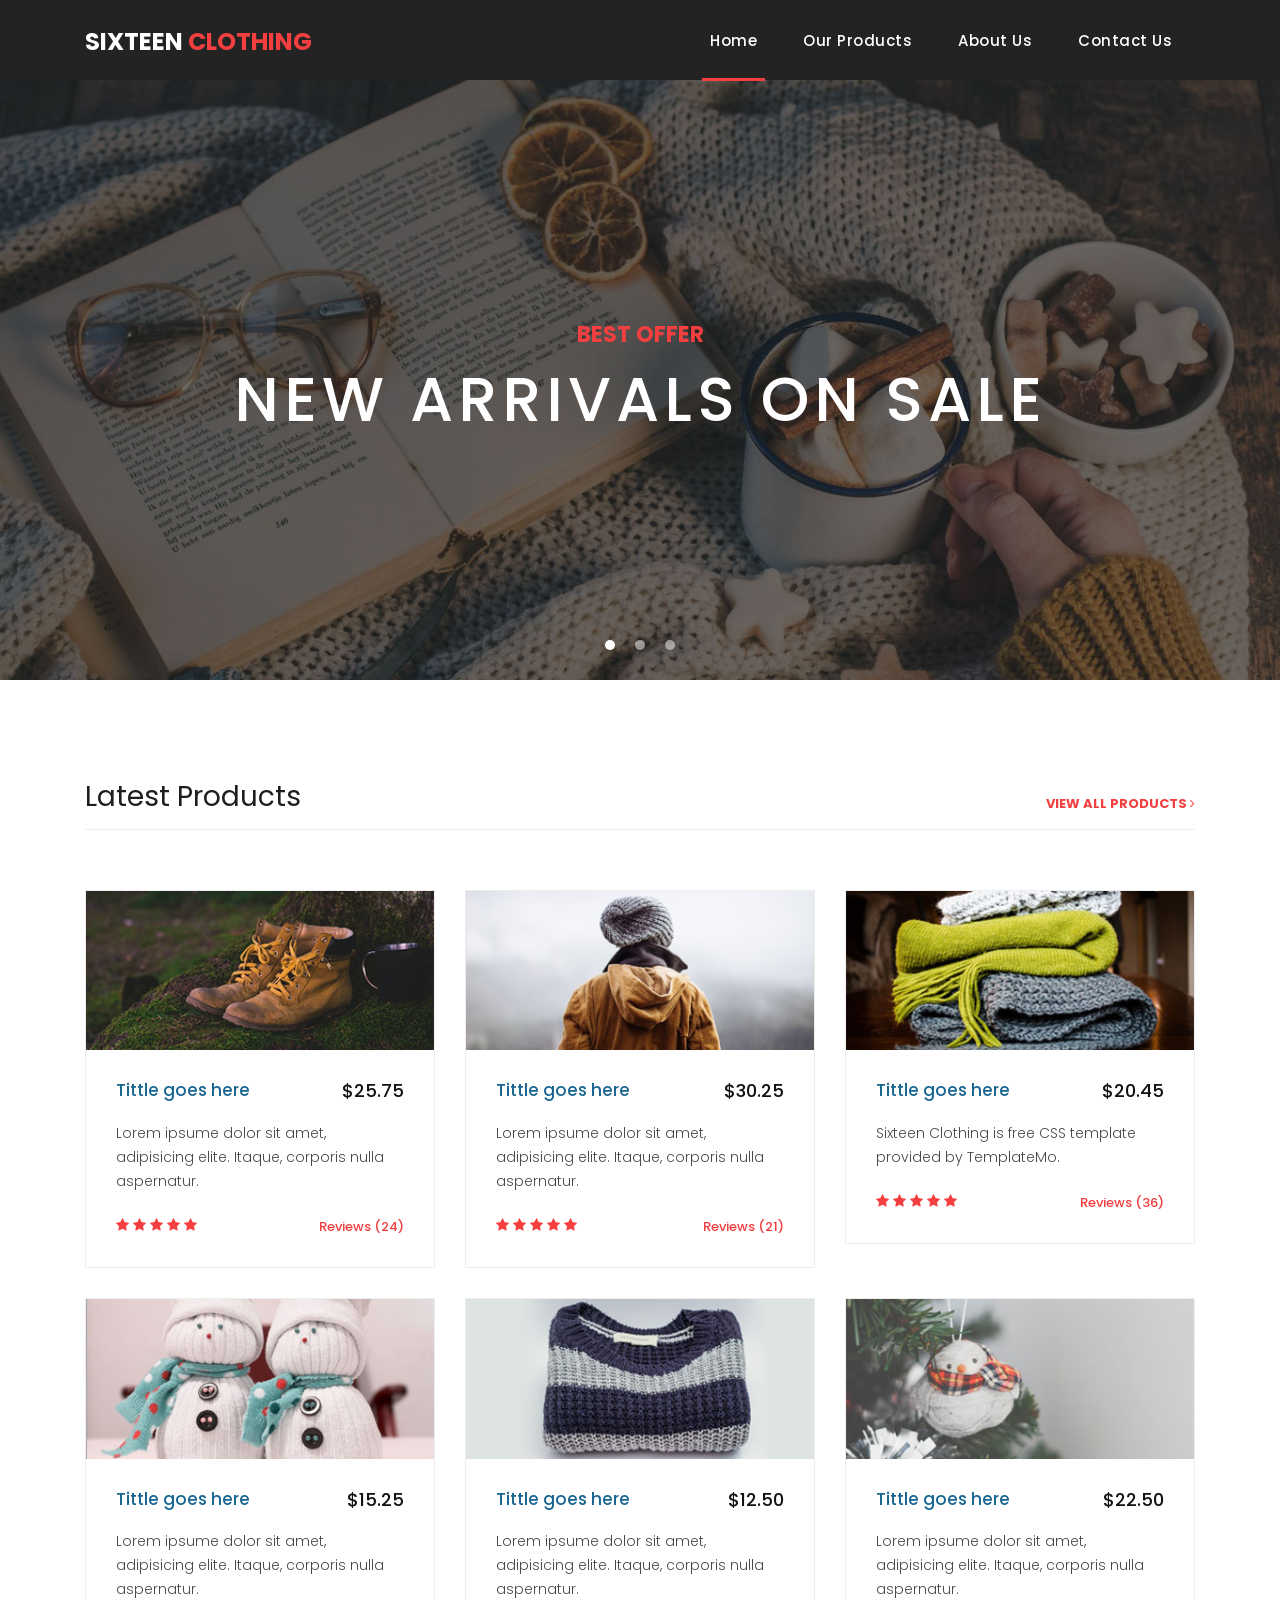
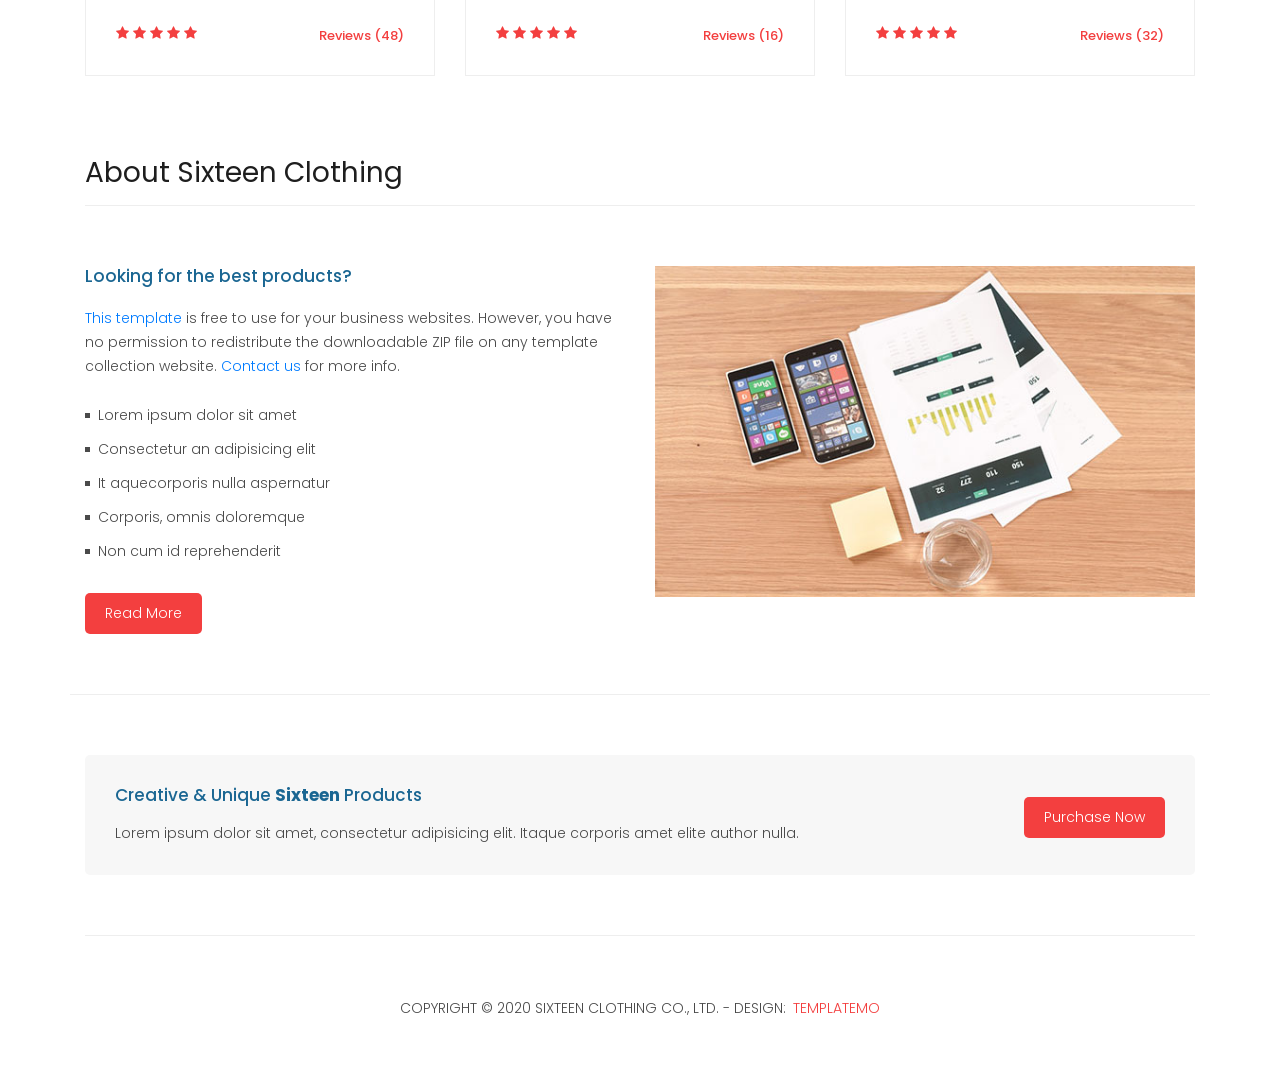
<file: demo/business11/index.html>
<!DOCTYPE html>
<html lang="en">

  <head>

    <meta charset="utf-8">
    <meta name="viewport" content="width=device-width, initial-scale=1, shrink-to-fit=no">
    <meta name="description" content="">
    <meta name="author" content="">
    <link href="https://fonts.googleapis.com/css?family=Poppins:100,200,300,400,500,600,700,800,900&display=swap" rel="stylesheet">

    <title>Sixteen Clothing HTML Template</title>

    <!-- Bootstrap core CSS -->
    <link href="vendor/bootstrap/css/bootstrap.min.css" rel="stylesheet">
<!--

TemplateMo 546 Sixteen Clothing

https://templatemo.com/tm-546-sixteen-clothing

-->

    <!-- Additional CSS Files -->
    <link rel="stylesheet" href="assets/css/fontawesome.css">
    <link rel="stylesheet" href="assets/css/templatemo-sixteen.css">
    <link rel="stylesheet" href="assets/css/owl.css">

  </head>

  <body>

    <!-- ***** Preloader Start ***** -->
    <div id="preloader">
        <div class="jumper">
            <div></div>
            <div></div>
            <div></div>
        </div>
    </div>  
    <!-- ***** Preloader End ***** -->

    <!-- Header -->
    <header class="">
      <nav class="navbar navbar-expand-lg">
        <div class="container">
          <a class="navbar-brand" href="index.html"><h2>Sixteen <em>Clothing</em></h2></a>
          <button class="navbar-toggler" type="button" data-toggle="collapse" data-target="#navbarResponsive" aria-controls="navbarResponsive" aria-expanded="false" aria-label="Toggle navigation">
            <span class="navbar-toggler-icon"></span>
          </button>
          <div class="collapse navbar-collapse" id="navbarResponsive">
            <ul class="navbar-nav ml-auto">
              <li class="nav-item active">
                <a class="nav-link" href="index.html">Home
                  <span class="sr-only">(current)</span>
                </a>
              </li> 
              <li class="nav-item">
                <a class="nav-link" href="products.html">Our Products</a>
              </li>
              <li class="nav-item">
                <a class="nav-link" href="about.html">About Us</a>
              </li>
              <li class="nav-item">
                <a class="nav-link" href="contact.html">Contact Us</a>
              </li>
            </ul>
          </div>
        </div>
      </nav>
    </header>

    <!-- Page Content -->
    <!-- Banner Starts Here -->
    <div class="banner header-text">
      <div class="owl-banner owl-carousel">
        <div class="banner-item-01">
          <div class="text-content">
            <h4>Best Offer</h4>
            <h2>New Arrivals On Sale</h2>
          </div>
        </div>
        <div class="banner-item-02">
          <div class="text-content">
            <h4>Flash Deals</h4>
            <h2>Get your best products</h2>
          </div>
        </div>
        <div class="banner-item-03">
          <div class="text-content">
            <h4>Last Minute</h4>
            <h2>Grab last minute deals</h2>
          </div>
        </div>
      </div>
    </div>
    <!-- Banner Ends Here -->

    <div class="latest-products">
      <div class="container">
        <div class="row">
          <div class="col-md-12">
            <div class="section-heading">
              <h2>Latest Products</h2>
              <a href="products.html">view all products <i class="fa fa-angle-right"></i></a>
            </div>
          </div>
          <div class="col-md-4">
            <div class="product-item">
              <a href="#"><img src="assets/images/product_01.jpg" alt=""></a>
              <div class="down-content">
                <a href="#"><h4>Tittle goes here</h4></a>
                <h6>$25.75</h6>
                <p>Lorem ipsume dolor sit amet, adipisicing elite. Itaque, corporis nulla aspernatur.</p>
                <ul class="stars">
                  <li><i class="fa fa-star"></i></li>
                  <li><i class="fa fa-star"></i></li>
                  <li><i class="fa fa-star"></i></li>
                  <li><i class="fa fa-star"></i></li>
                  <li><i class="fa fa-star"></i></li>
                </ul>
                <span>Reviews (24)</span>
              </div>
            </div>
          </div>
          <div class="col-md-4">
            <div class="product-item">
              <a href="#"><img src="assets/images/product_02.jpg" alt=""></a>
              <div class="down-content">
                <a href="#"><h4>Tittle goes here</h4></a>
                <h6>$30.25</h6>
                <p>Lorem ipsume dolor sit amet, adipisicing elite. Itaque, corporis nulla aspernatur.</p>
                <ul class="stars">
                  <li><i class="fa fa-star"></i></li>
                  <li><i class="fa fa-star"></i></li>
                  <li><i class="fa fa-star"></i></li>
                  <li><i class="fa fa-star"></i></li>
                  <li><i class="fa fa-star"></i></li>
                </ul>
                <span>Reviews (21)</span>
              </div>
            </div>
          </div>
          <div class="col-md-4">
            <div class="product-item">
              <a href="#"><img src="assets/images/product_03.jpg" alt=""></a>
              <div class="down-content">
                <a href="#"><h4>Tittle goes here</h4></a>
                <h6>$20.45</h6>
                <p>Sixteen Clothing is free CSS template provided by TemplateMo.</p>
                <ul class="stars">
                  <li><i class="fa fa-star"></i></li>
                  <li><i class="fa fa-star"></i></li>
                  <li><i class="fa fa-star"></i></li>
                  <li><i class="fa fa-star"></i></li>
                  <li><i class="fa fa-star"></i></li>
                </ul>
                <span>Reviews (36)</span>
              </div>
            </div>
          </div>
          <div class="col-md-4">
            <div class="product-item">
              <a href="#"><img src="assets/images/product_04.jpg" alt=""></a>
              <div class="down-content">
                <a href="#"><h4>Tittle goes here</h4></a>
                <h6>$15.25</h6>
                <p>Lorem ipsume dolor sit amet, adipisicing elite. Itaque, corporis nulla aspernatur.</p>
                <ul class="stars">
                  <li><i class="fa fa-star"></i></li>
                  <li><i class="fa fa-star"></i></li>
                  <li><i class="fa fa-star"></i></li>
                  <li><i class="fa fa-star"></i></li>
                  <li><i class="fa fa-star"></i></li>
                </ul>
                <span>Reviews (48)</span>
              </div>
            </div>
          </div>
          <div class="col-md-4">
            <div class="product-item">
              <a href="#"><img src="assets/images/product_05.jpg" alt=""></a>
              <div class="down-content">
                <a href="#"><h4>Tittle goes here</h4></a>
                <h6>$12.50</h6>
                <p>Lorem ipsume dolor sit amet, adipisicing elite. Itaque, corporis nulla aspernatur.</p>
                <ul class="stars">
                  <li><i class="fa fa-star"></i></li>
                  <li><i class="fa fa-star"></i></li>
                  <li><i class="fa fa-star"></i></li>
                  <li><i class="fa fa-star"></i></li>
                  <li><i class="fa fa-star"></i></li>
                </ul>
                <span>Reviews (16)</span>
              </div>
            </div>
          </div>
          <div class="col-md-4">
            <div class="product-item">
              <a href="#"><img src="assets/images/product_06.jpg" alt=""></a>
              <div class="down-content">
                <a href="#"><h4>Tittle goes here</h4></a>
                <h6>$22.50</h6>
                <p>Lorem ipsume dolor sit amet, adipisicing elite. Itaque, corporis nulla aspernatur.</p>
                <ul class="stars">
                  <li><i class="fa fa-star"></i></li>
                  <li><i class="fa fa-star"></i></li>
                  <li><i class="fa fa-star"></i></li>
                  <li><i class="fa fa-star"></i></li>
                  <li><i class="fa fa-star"></i></li>
                </ul>
                <span>Reviews (32)</span>
              </div>
            </div>
          </div>
        </div>
      </div>
    </div>

    <div class="best-features">
      <div class="container">
        <div class="row">
          <div class="col-md-12">
            <div class="section-heading">
              <h2>About Sixteen Clothing</h2>
            </div>
          </div>
          <div class="col-md-6">
            <div class="left-content">
              <h4>Looking for the best products?</h4>
              <p><a rel="nofollow" href="https://templatemo.com/tm-546-sixteen-clothing" target="_parent">This template</a> is free to use for your business websites. However, you have no permission to redistribute the downloadable ZIP file on any template collection website. <a rel="nofollow" href="https://templatemo.com/contact">Contact us</a> for more info.</p>
              <ul class="featured-list">
                <li><a href="#">Lorem ipsum dolor sit amet</a></li>
                <li><a href="#">Consectetur an adipisicing elit</a></li>
                <li><a href="#">It aquecorporis nulla aspernatur</a></li>
                <li><a href="#">Corporis, omnis doloremque</a></li>
                <li><a href="#">Non cum id reprehenderit</a></li>
              </ul>
              <a href="about.html" class="filled-button">Read More</a>
            </div>
          </div>
          <div class="col-md-6">
            <div class="right-image">
              <img src="assets/images/feature-image.jpg" alt="">
            </div>
          </div>
        </div>
      </div>
    </div>


    <div class="call-to-action">
      <div class="container">
        <div class="row">
          <div class="col-md-12">
            <div class="inner-content">
              <div class="row">
                <div class="col-md-8">
                  <h4>Creative &amp; Unique <em>Sixteen</em> Products</h4>
                  <p>Lorem ipsum dolor sit amet, consectetur adipisicing elit. Itaque corporis amet elite author nulla.</p>
                </div>
                <div class="col-md-4">
                  <a href="#" class="filled-button">Purchase Now</a>
                </div>
              </div>
            </div>
          </div>
        </div>
      </div>
    </div>

    
    <footer>
      <div class="container">
        <div class="row">
          <div class="col-md-12">
            <div class="inner-content">
              <p>Copyright &copy; 2020 Sixteen Clothing Co., Ltd.
            
            - Design: <a rel="nofollow noopener" href="https://templatemo.com" target="_blank">TemplateMo</a></p>
            </div>
          </div>
        </div>
      </div>
    </footer>


    <!-- Bootstrap core JavaScript -->
    <script src="vendor/jquery/jquery.min.js"></script>
    <script src="vendor/bootstrap/js/bootstrap.bundle.min.js"></script>


    <!-- Additional Scripts -->
    <script src="assets/js/custom.js"></script>
    <script src="assets/js/owl.js"></script>
    <script src="assets/js/slick.js"></script>
    <script src="assets/js/isotope.js"></script>
    <script src="assets/js/accordions.js"></script>


    <script language = "text/Javascript"> 
      cleared[0] = cleared[1] = cleared[2] = 0; //set a cleared flag for each field
      function clearField(t){                   //declaring the array outside of the
      if(! cleared[t.id]){                      // function makes it static and global
          cleared[t.id] = 1;  // you could use true and false, but that's more typing
          t.value='';         // with more chance of typos
          t.style.color='#fff';
          }
      }
    </script>


  </body>

</html>
</file>
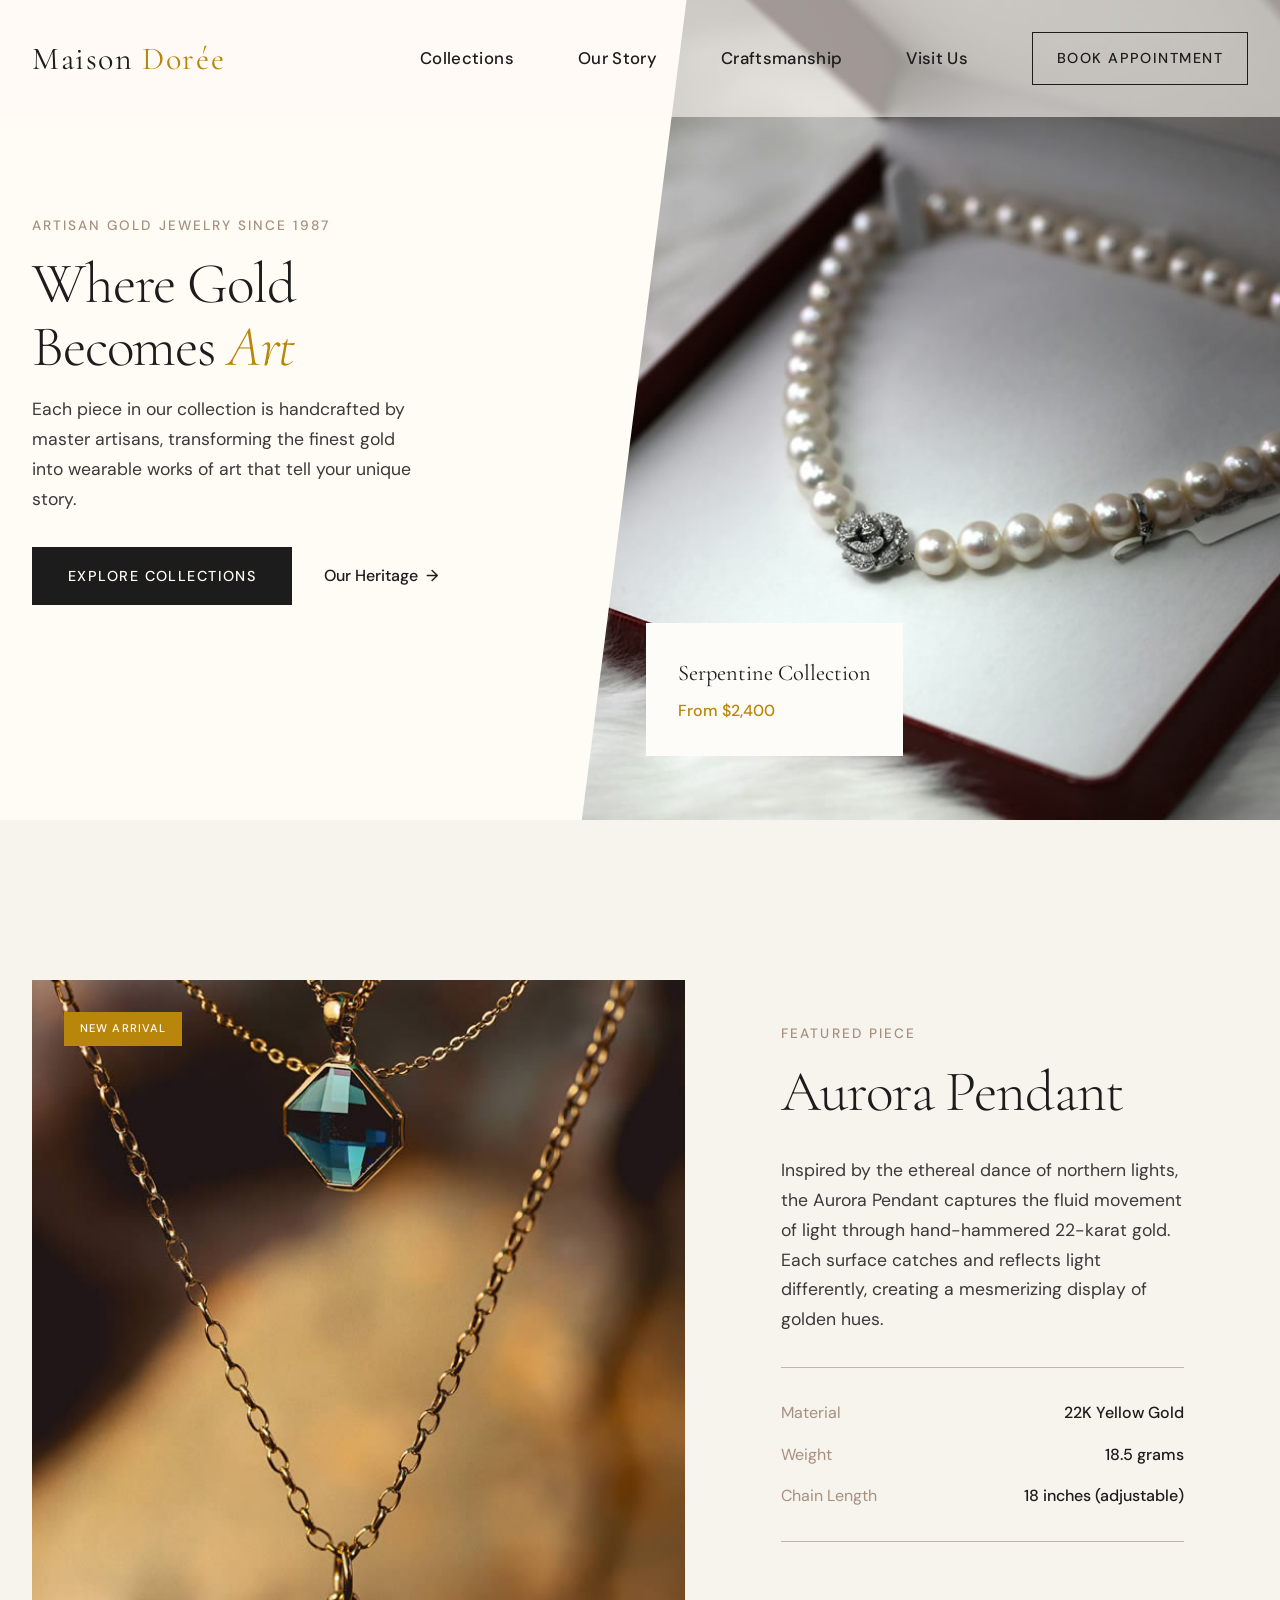
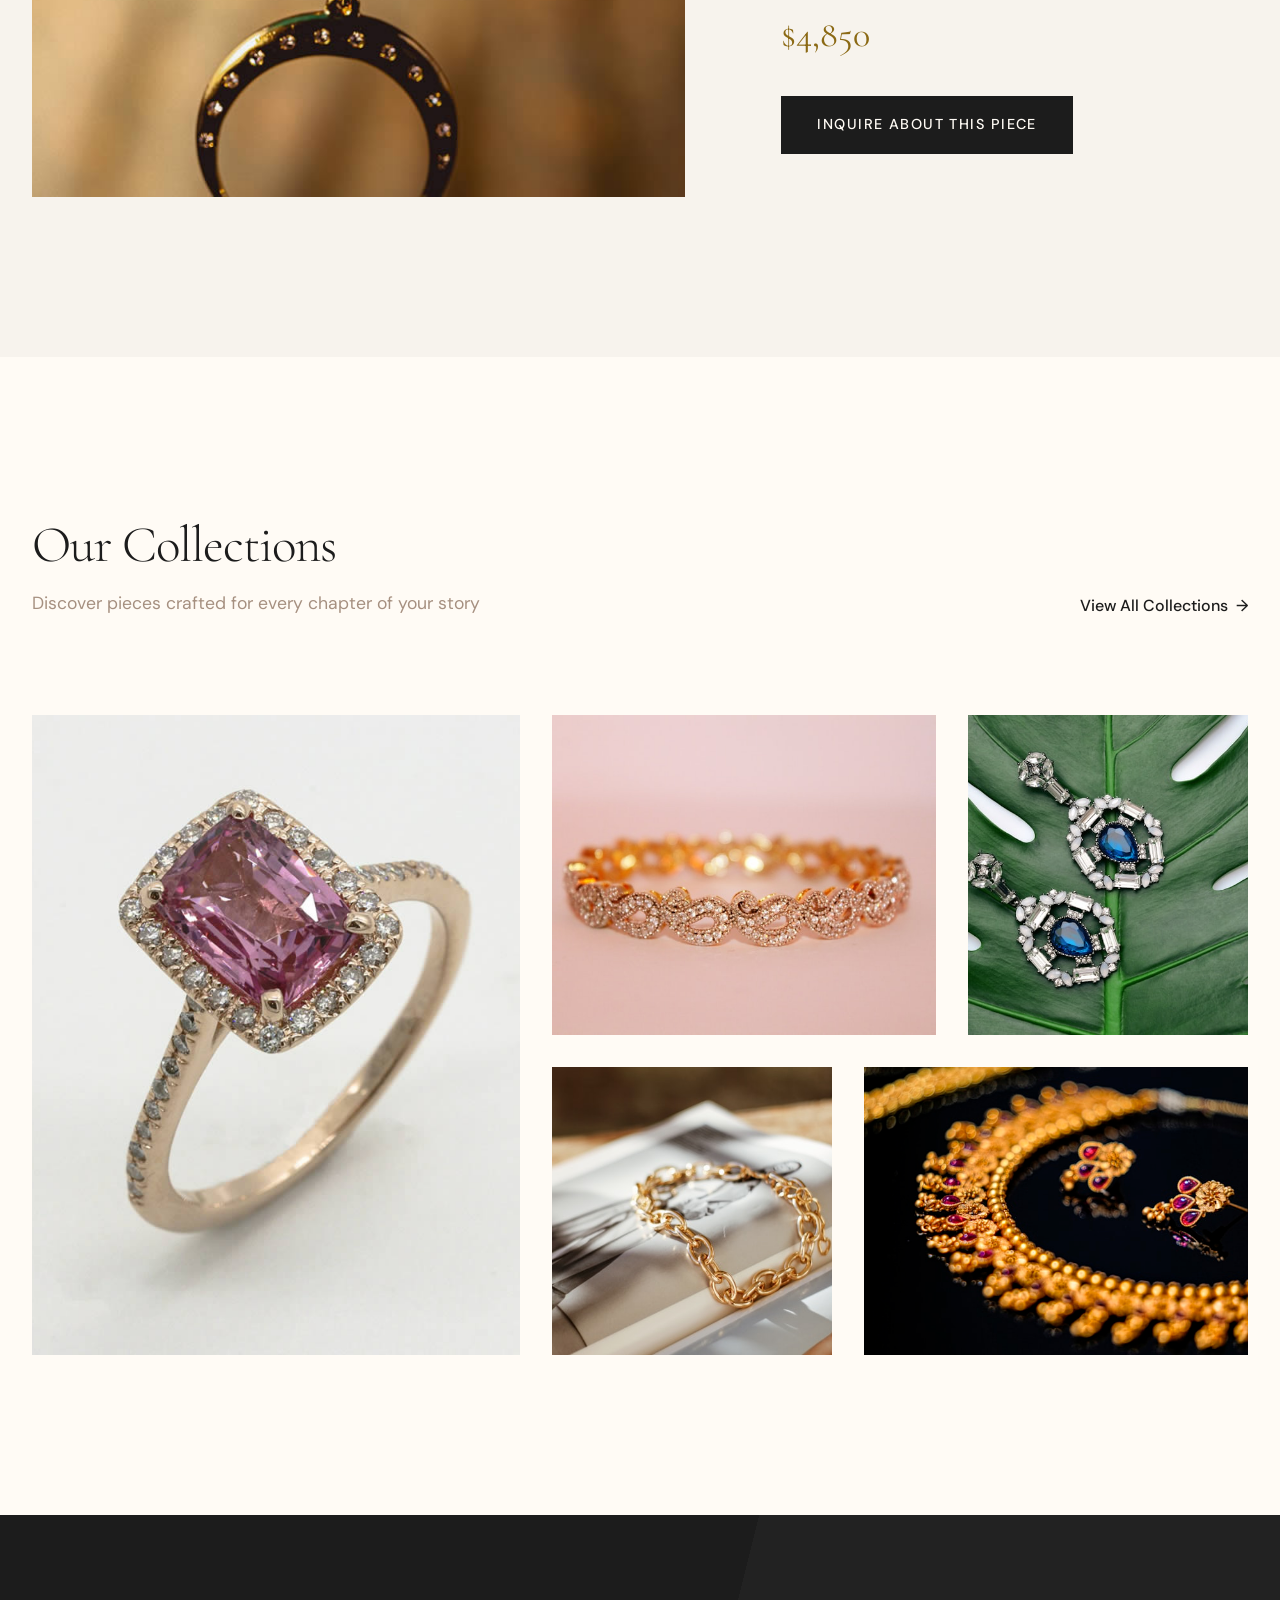
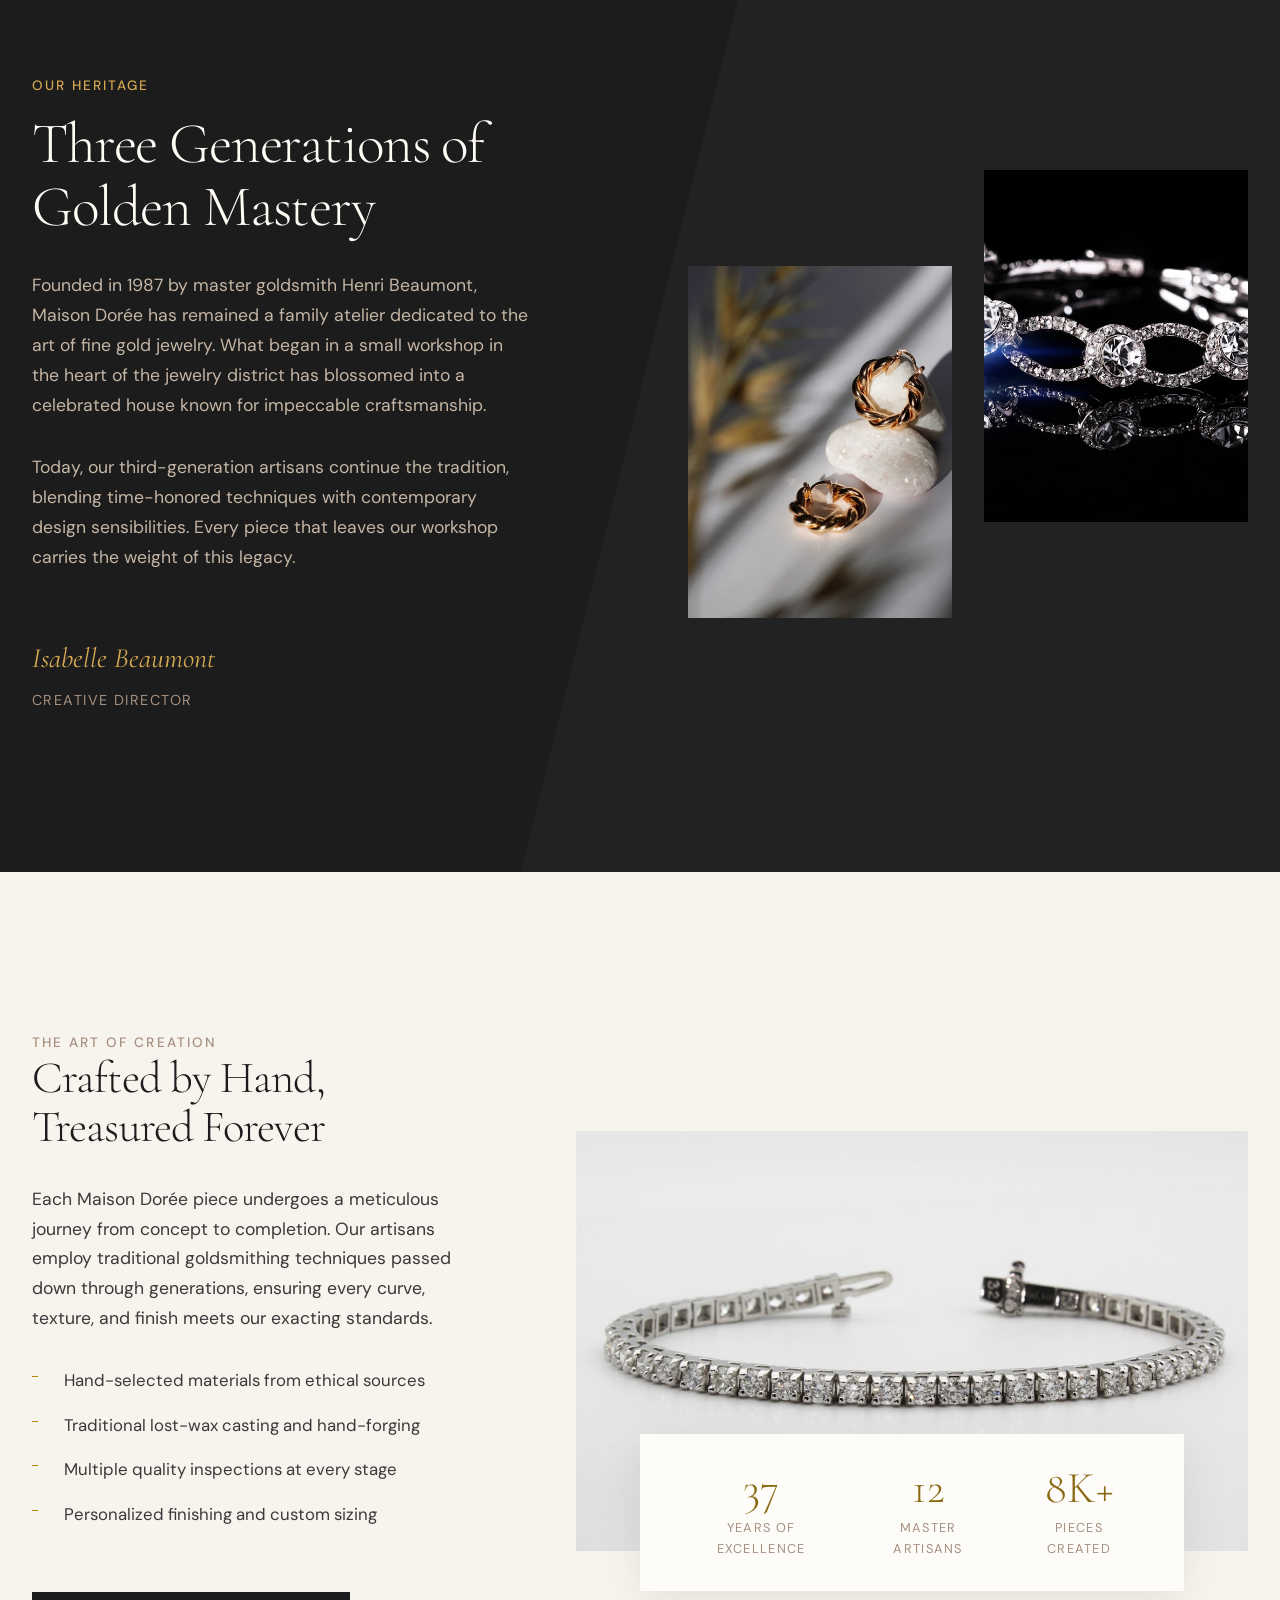
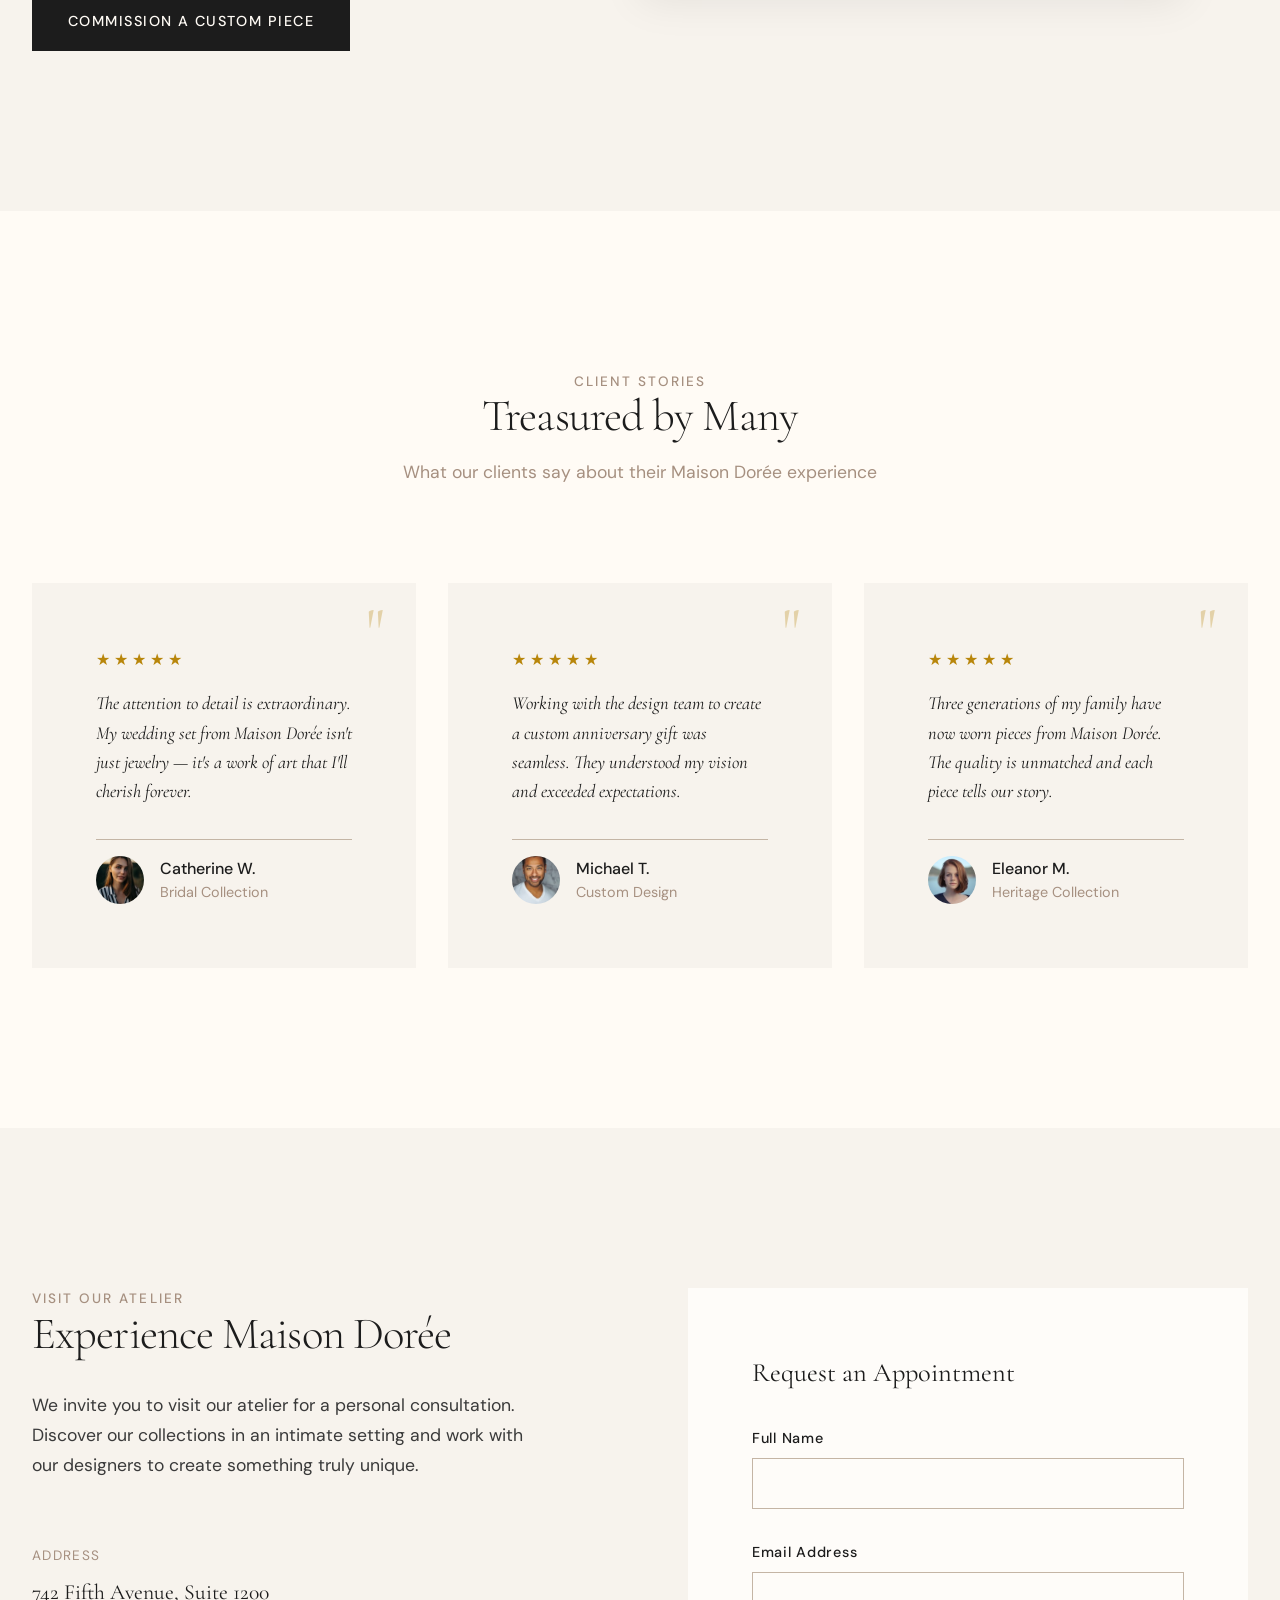
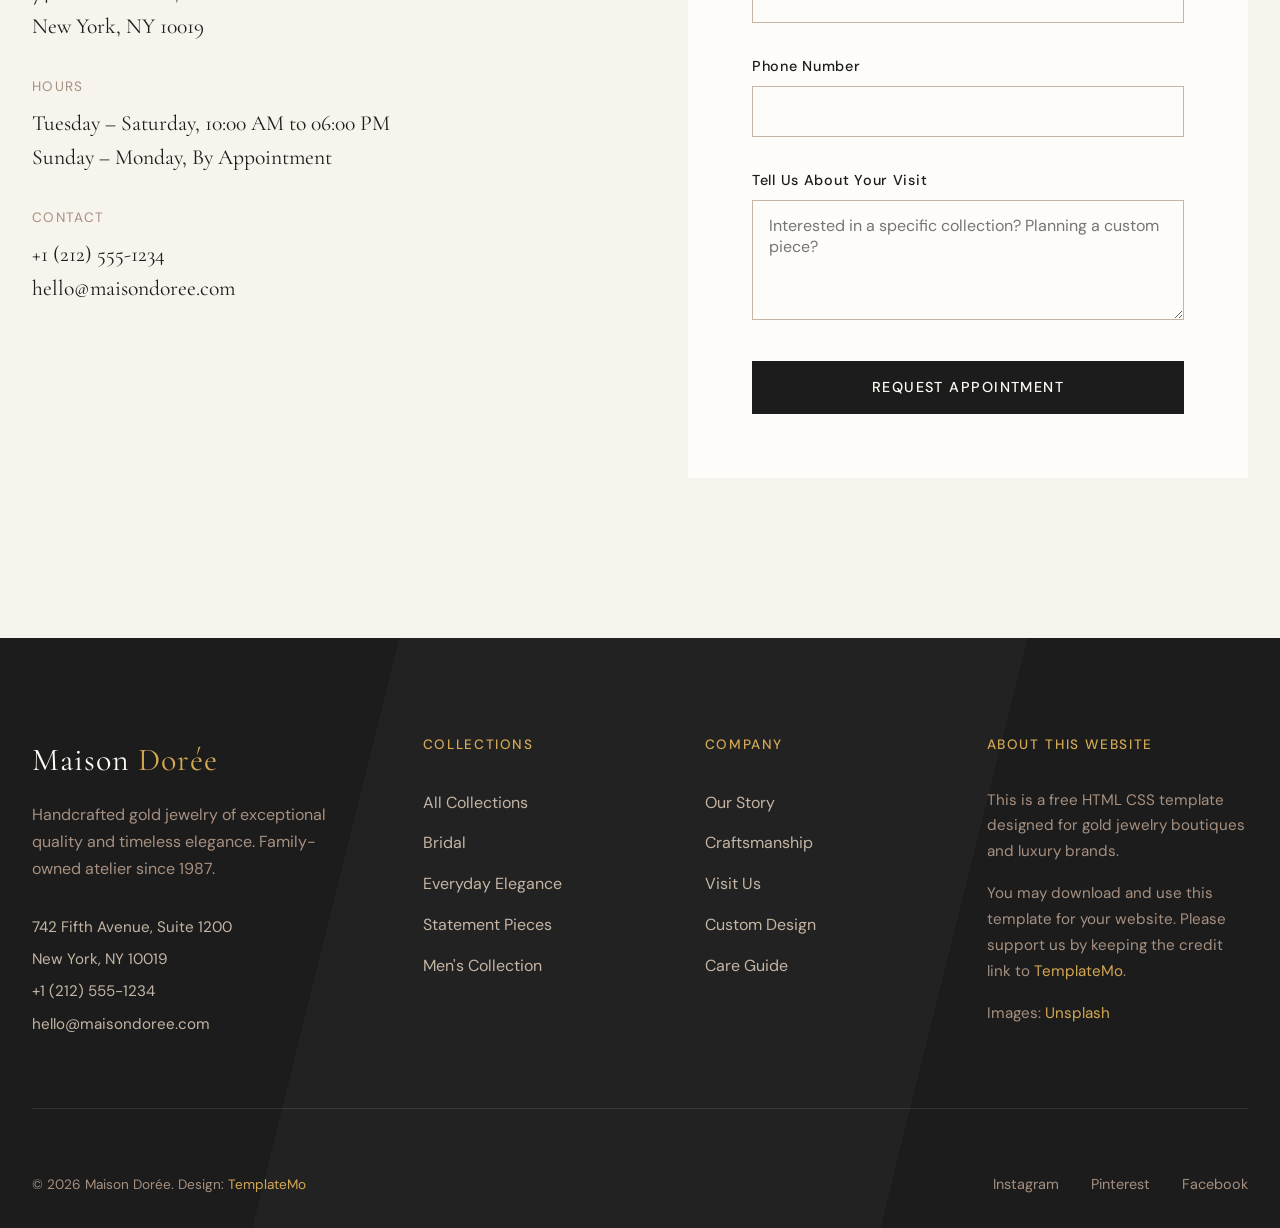
<file: demo/business3/index.html>
<!DOCTYPE html>
<html lang="en">
<head>
    <meta charset="UTF-8">
    <meta name="viewport" content="width=device-width, initial-scale=1.0">
    <title>Maison Dorée — Fine Gold Jewelry</title>
    
    <!-- Google Fonts -->
    <link rel="preconnect" href="https://fonts.googleapis.com">
    <link rel="preconnect" href="https://fonts.gstatic.com" crossorigin>
    <link href="https://fonts.googleapis.com/css2?family=Cormorant+Garamond:ital,wght@0,300;0,400;0,500;0,600;1,300;1,400&family=DM+Sans:ital,wght@0,400;0,500;0,600;1,400&display=swap" rel="stylesheet">
    <link rel="stylesheet" href="templatemo-maison-style.css">
    <!--

TemplateMo 611 Maison Doree

https://templatemo.com/tm-611-maison-doree

-->
</head>
<body>
    <!-- Header -->
    <header class="site-header" id="header">
        <div class="container">
            <div class="header-inner">
                <a href="#" class="logo">Maison <span>Dorée</span></a>
                
                <nav class="nav-main">
                    <a href="#collections">Collections</a>
                    <a href="#story">Our Story</a>
                    <a href="#craftsmanship">Craftsmanship</a>
                    <a href="#contact">Visit Us</a>
                    <a href="#contact" class="nav-cta">Book Appointment</a>
                </nav>
                
                <button class="menu-toggle" id="menuToggle" aria-label="Toggle menu">
                    <span></span>
                    <span></span>
                    <span></span>
                </button>
            </div>
        </div>
    </header>
    
    <!-- Mobile Navigation -->
    <div class="mobile-overlay" id="mobileOverlay"></div>
    <nav class="mobile-nav" id="mobileNav">
        <button class="mobile-nav-close" id="mobileNavClose">×</button>
        <ul class="mobile-nav-links">
            <li><a href="#collections">Collections</a></li>
            <li><a href="#story">Our Story</a></li>
            <li><a href="#craftsmanship">Craftsmanship</a></li>
            <li><a href="#contact">Visit Us</a></li>
        </ul>
        <div class="mobile-nav-cta">
            <a href="#contact" class="btn-primary">Book Appointment</a>
        </div>
    </nav>
    
    <!-- Hero Section -->
    <section class="hero">
        <div class="hero-content">
            <p class="text-label hero-tagline">Artisan Gold Jewelry Since 1987</p>
            <h1 class="heading-display hero-title">
                Where Gold<br>Becomes <em>Art</em>
            </h1>
            <p class="text-body hero-description">
                Each piece in our collection is handcrafted by master artisans, 
                transforming the finest gold into wearable works of art that 
                tell your unique story.
            </p>
            <div class="hero-actions">
                <a href="#collections" class="btn-primary">Explore Collections</a>
                <a href="#story" class="btn-text">Our Heritage</a>
            </div>
        </div>
        <div class="hero-image">
            <div class="hero-slide active" data-title="Serpentine Collection" data-price="From $2,400">
                <img src="images/maison-hero-01.jpg" 
                     alt="Serpentine gold jewelry collection">
            </div>
            <div class="hero-slide" data-title="Aurora Pendant" data-price="From $4,850">
                <img src="images/maison-hero-02.jpg" 
                     alt="Aurora gold pendant necklace">
            </div>
            <div class="hero-slide" data-title="Heritage Rings" data-price="From $3,200">
                <img src="images/maison-hero-03.jpg" 
                     alt="Heritage gold ring collection">
            </div>
            <div class="hero-image-overlay">
                <p class="overlay-title" id="heroTitle">Serpentine Collection</p>
                <p class="overlay-price" id="heroPrice">From $2,400</p>
            </div>
        </div>
    </section>
    
    <!-- Featured Piece -->
    <section class="featured-piece">
        <div class="container">
            <div class="featured-grid">
                <div class="featured-image-wrapper">
                    <div class="featured-image">
                        <img src="images/maison-hero-02.jpg" 
                             alt="Handcrafted gold necklace">
                    </div>
                    <div class="featured-badge">New Arrival</div>
                </div>
                <div class="featured-content">
                    <p class="text-label featured-label">Featured Piece</p>
                    <h2 class="heading-display featured-title">
                        Aurora Pendant
                    </h2>
                    <p class="text-body featured-description">
                        Inspired by the ethereal dance of northern lights, 
                        the Aurora Pendant captures the fluid movement of light 
                        through hand-hammered 22-karat gold. Each surface catches 
                        and reflects light differently, creating a mesmerizing 
                        display of golden hues.
                    </p>
                    <div class="featured-details">
                        <div class="detail-row">
                            <span class="detail-label">Material</span>
                            <span class="detail-value">22K Yellow Gold</span>
                        </div>
                        <div class="detail-row">
                            <span class="detail-label">Weight</span>
                            <span class="detail-value">18.5 grams</span>
                        </div>
                        <div class="detail-row">
                            <span class="detail-label">Chain Length</span>
                            <span class="detail-value">18 inches (adjustable)</span>
                        </div>
                    </div>
                    <p class="featured-price">$4,850</p>
                    <a href="#contact" class="btn-primary">Inquire About This Piece</a>
                </div>
            </div>
        </div>
    </section>
    
    <!-- Collections -->
    <section class="collections" id="collections">
        <div class="container">
            <div class="section-header">
                <div class="section-header-left">
                    <h2 class="heading-display section-title">Our Collections</h2>
                    <p class="text-body section-subtitle">
                        Discover pieces crafted for every chapter of your story
                    </p>
                </div>
                <a href="#" class="btn-text">View All Collections</a>
            </div>
            
            <div class="collections-grid">
                <div class="collection-item">
                    <div class="collection-image">
                        <img src="images/maison-hero-03.jpg" 
                             alt="Bridal jewelry collection">
                    </div>
                    <div class="collection-overlay">
                        <h3 class="collection-name">Bridal</h3>
                        <p class="collection-count">24 pieces</p>
                    </div>
                </div>
                
                <div class="collection-item">
                    <div class="collection-image">
                        <img src="images/maison-doree-01.jpg" 
                             alt="Everyday gold jewelry">
                    </div>
                    <div class="collection-overlay">
                        <h3 class="collection-name">Everyday Elegance</h3>
                        <p class="collection-count">36 pieces</p>
                    </div>
                </div>
                
                <div class="collection-item">
                    <div class="collection-image">
                        <img src="images/maison-doree-02.jpg" 
                             alt="Statement gold pieces">
                    </div>
                    <div class="collection-overlay">
                        <h3 class="collection-name">Statement</h3>
                        <p class="collection-count">18 pieces</p>
                    </div>
                </div>
                
                <div class="collection-item">
                    <div class="collection-image">
                        <img src="images/maison-doree-03.jpg" 
                             alt="Heritage collection">
                    </div>
                    <div class="collection-overlay">
                        <h3 class="collection-name">Heritage</h3>
                        <p class="collection-count">12 pieces</p>
                    </div>
                </div>
                
                <div class="collection-item">
                    <div class="collection-image">
                        <img src="images/maison-doree-04.jpg" 
                             alt="Men's gold collection">
                    </div>
                    <div class="collection-overlay">
                        <h3 class="collection-name">Men's Collection</h3>
                        <p class="collection-count">15 pieces</p>
                    </div>
                </div>
            </div>
        </div>
    </section>
    
    <!-- Our Story -->
    <section class="story" id="story">
        <div class="container">
            <div class="story-grid">
                <div class="story-content">
                    <p class="text-label story-label">Our Heritage</p>
                    <h2 class="heading-display story-title">
                        Three Generations of Golden Mastery
                    </h2>
                    <p class="text-body story-text">
                        Founded in 1987 by master goldsmith Henri Beaumont, 
                        Maison Dorée has remained a family atelier dedicated to 
                        the art of fine gold jewelry. What began in a small 
                        workshop in the heart of the jewelry district has 
                        blossomed into a celebrated house known for impeccable 
                        craftsmanship.
                    </p>
                    <p class="text-body story-text">
                        Today, our third-generation artisans continue the 
                        tradition, blending time-honored techniques with 
                        contemporary design sensibilities. Every piece that 
                        leaves our workshop carries the weight of this legacy.
                    </p>
                    <div class="story-signature">
                        <p class="signature-name">Isabelle Beaumont</p>
                        <p class="signature-title">Creative Director</p>
                    </div>
                </div>
                <div class="story-images">
                    <div class="story-image">
                        <img src="images/maison-doree-05.jpg" 
                             alt="Goldsmith at work">
                    </div>
                    <div class="story-image">
                        <img src="images/maison-doree-06.jpg" 
                             alt="Jewelry crafting detail">
                    </div>
                </div>
            </div>
        </div>
    </section>
    
    <!-- Craftsmanship -->
    <section class="craftsmanship" id="craftsmanship">
        <div class="container">
            <div class="craft-grid">
                <div class="craft-content">
                    <p class="text-label">The Art of Creation</p>
                    <h2 class="heading-display craft-title">
                        Crafted by Hand, Treasured Forever
                    </h2>
                    <p class="text-body craft-text">
                        Each Maison Dorée piece undergoes a meticulous journey 
                        from concept to completion. Our artisans employ 
                        traditional goldsmithing techniques passed down through 
                        generations, ensuring every curve, texture, and finish 
                        meets our exacting standards.
                    </p>
                    <ul class="craft-list text-body">
                        <li>Hand-selected materials from ethical sources</li>
                        <li>Traditional lost-wax casting and hand-forging</li>
                        <li>Multiple quality inspections at every stage</li>
                        <li>Personalized finishing and custom sizing</li>
                    </ul>
                    <a href="#contact" class="btn-primary">Commission a Custom Piece</a>
                </div>
                <div class="craft-image-wrapper">
                    <div class="craft-image">
                        <img src="images/maison-doree-07.jpg" 
                             alt="Jewelry craftsmanship workshop">
                    </div>
                    <div class="craft-stats">
                        <div class="stat-item">
                            <p class="stat-number">37</p>
                            <p class="stat-label">Years of Excellence</p>
                        </div>
                        <div class="stat-item">
                            <p class="stat-number">12</p>
                            <p class="stat-label">Master Artisans</p>
                        </div>
                        <div class="stat-item">
                            <p class="stat-number">8K+</p>
                            <p class="stat-label">Pieces Created</p>
                        </div>
                    </div>
                </div>
            </div>
        </div>
    </section>
    
    <!-- Testimonials -->
    <section class="testimonials">
        <div class="container">
            <div class="testimonials-header">
                <p class="text-label">Client Stories</p>
                <h2 class="heading-display testimonials-title">Treasured by Many</h2>
                <p class="text-body testimonials-subtitle">What our clients say about their Maison Dorée experience</p>
            </div>
            
            <div class="testimonials-grid">
                <div class="testimonial-card">
                    <div class="testimonial-stars">
                        <span>★</span><span>★</span><span>★</span><span>★</span><span>★</span>
                    </div>
                    <p class="testimonial-text">
                        The attention to detail is extraordinary. My wedding set from Maison Dorée isn't just jewelry — it's a work of art that I'll cherish forever.
                    </p>
                    <div class="testimonial-author">
                        <div class="testimonial-avatar">
                            <img src="images/avatar-01.jpg" alt="Catherine W.">
                        </div>
                        <div class="testimonial-info">
                            <p class="testimonial-name">Catherine W.</p>
                            <p class="testimonial-detail">Bridal Collection</p>
                        </div>
                    </div>
                </div>
                
                <div class="testimonial-card">
                    <div class="testimonial-stars">
                        <span>★</span><span>★</span><span>★</span><span>★</span><span>★</span>
                    </div>
                    <p class="testimonial-text">
                        Working with the design team to create a custom anniversary gift was seamless. They understood my vision and exceeded expectations.
                    </p>
                    <div class="testimonial-author">
                        <div class="testimonial-avatar">
                            <img src="images/avatar-02.jpg" alt="Michael T.">
                        </div>
                        <div class="testimonial-info">
                            <p class="testimonial-name">Michael T.</p>
                            <p class="testimonial-detail">Custom Design</p>
                        </div>
                    </div>
                </div>
                
                <div class="testimonial-card">
                    <div class="testimonial-stars">
                        <span>★</span><span>★</span><span>★</span><span>★</span><span>★</span>
                    </div>
                    <p class="testimonial-text">
                        Three generations of my family have now worn pieces from Maison Dorée. The quality is unmatched and each piece tells our story.
                    </p>
                    <div class="testimonial-author">
                        <div class="testimonial-avatar">
                            <img src="images/avatar-03.jpg" alt="Eleanor M.">
                        </div>
                        <div class="testimonial-info">
                            <p class="testimonial-name">Eleanor M.</p>
                            <p class="testimonial-detail">Heritage Collection</p>
                        </div>
                    </div>
                </div>
            </div>
        </div>
    </section>
    
    <!-- Contact -->
    <section class="contact" id="contact">
        <div class="container">
            <div class="contact-grid">
                <div class="contact-content">
                    <p class="text-label">Visit Our Atelier</p>
                    <h2 class="heading-display contact-title">
                        Experience Maison Dorée
                    </h2>
                    <p class="text-body contact-text">
                        We invite you to visit our atelier for a personal 
                        consultation. Discover our collections in an intimate 
                        setting and work with our designers to create something 
                        truly unique.
                    </p>
                    
                    <div class="contact-details">
                        <div class="contact-item">
                            <p class="contact-item-label">Address</p>
                            <p class="contact-item-value">
                                742 Fifth Avenue, Suite 1200<br>
                                New York, NY 10019
                            </p>
                        </div>
                        <div class="contact-item">
                            <p class="contact-item-label">Hours</p>
                            <p class="contact-item-value">
                                Tuesday – Saturday, 10:00 AM to 06:00 PM<br>
                                Sunday – Monday, By Appointment
                            </p>
                        </div>
                        <div class="contact-item">
                            <p class="contact-item-label">Contact</p>
                            <p class="contact-item-value">
                                <a href="tel:+12125551234">+1 (212) 555-1234</a><br>
                                <a href="mailto:hello@maisondoree.com">hello@maisondoree.com</a>
                            </p>
                        </div>
                    </div>
                </div>
                
                <div class="contact-form-wrapper">
                    <h3 class="form-title">Request an Appointment</h3>
                    <form id="appointmentForm">
                        <div class="form-group">
                            <label class="form-label" for="name">Full Name</label>
                            <input type="text" id="name" name="name" class="form-input" required>
                        </div>
                        <div class="form-group">
                            <label class="form-label" for="email">Email Address</label>
                            <input type="email" id="email" name="email" class="form-input" required>
                        </div>
                        <div class="form-group">
                            <label class="form-label" for="phone">Phone Number</label>
                            <input type="tel" id="phone" name="phone" class="form-input">
                        </div>
                        <div class="form-group">
                            <label class="form-label" for="message">Tell Us About Your Visit</label>
                            <textarea id="message" name="message" class="form-textarea" 
                                placeholder="Interested in a specific collection? Planning a custom piece?"></textarea>
                        </div>
                        <button type="submit" class="form-submit">Request Appointment</button>
                    </form>
                </div>
            </div>
        </div>
    </section>
    
    <!-- Footer -->
    <footer class="site-footer">
        <div class="container">
            <div class="footer-grid">
                <!-- Column 1: Brand & Contact -->
                <div class="footer-brand">
                    <p class="footer-logo">Maison <span>Dorée</span></p>
                    <p class="footer-tagline">
                        Handcrafted gold jewelry of exceptional quality and timeless elegance. Family-owned atelier since 1987.
                    </p>
                    <div class="footer-contact-info">
                        <p>742 Fifth Avenue, Suite 1200</p>
                        <p>New York, NY 10019</p>
                        <p><a href="tel:+12125551234">+1 (212) 555-1234</a></p>
                        <p><a href="mailto:hello@maisondoree.com">hello@maisondoree.com</a></p>
                    </div>
                </div>
                
                <!-- Column 2: Quick Links -->
                <div class="footer-column">
                    <h4 class="footer-column-title">Collections</h4>
                    <ul class="footer-links">
                        <li><a href="#collections">All Collections</a></li>
                        <li><a href="#">Bridal</a></li>
                        <li><a href="#">Everyday Elegance</a></li>
                        <li><a href="#">Statement Pieces</a></li>
                        <li><a href="#">Men's Collection</a></li>
                    </ul>
                </div>
                
                <!-- Column 3: Company -->
                <div class="footer-column">
                    <h4 class="footer-column-title">Company</h4>
                    <ul class="footer-links">
                        <li><a href="#story">Our Story</a></li>
                        <li><a href="#craftsmanship">Craftsmanship</a></li>
                        <li><a href="#contact">Visit Us</a></li>
                        <li><a href="#">Custom Design</a></li>
                        <li><a href="#">Care Guide</a></li>
                    </ul>
                </div>
                
                <!-- Column 4: About This Website -->
                <div class="footer-column footer-about">
                    <h4 class="footer-column-title">About This Website</h4>
                    <p>
                        This is a free HTML CSS template designed for gold jewelry boutiques and luxury brands.
                    </p>
                    <p>
                        You may download and use this template for your website. Please support us by keeping the credit link to <a href="https://templatemo.com" target="_blank">TemplateMo</a>.
                    </p>
                    <p>
                        Images: <a href="https://unsplash.com" target="_blank">Unsplash</a>
                    </p>
                </div>
            </div>
            
            <!-- Footer Bottom -->
            <div class="footer-bottom">
                <p class="footer-copyright">© 2026 Maison Dorée. Design: <a href="https://templatemo.com" target="_blank" rel="nofollow">TemplateMo</a></p>
                <div class="footer-social">
                    <a href="#">Instagram</a>
                    <a href="#">Pinterest</a>
                    <a href="#">Facebook</a>
                </div>
            </div>
        </div>
    </footer>
    <script src="templatemo-maison-doree.js"></script>
</body>
</html>
</file>
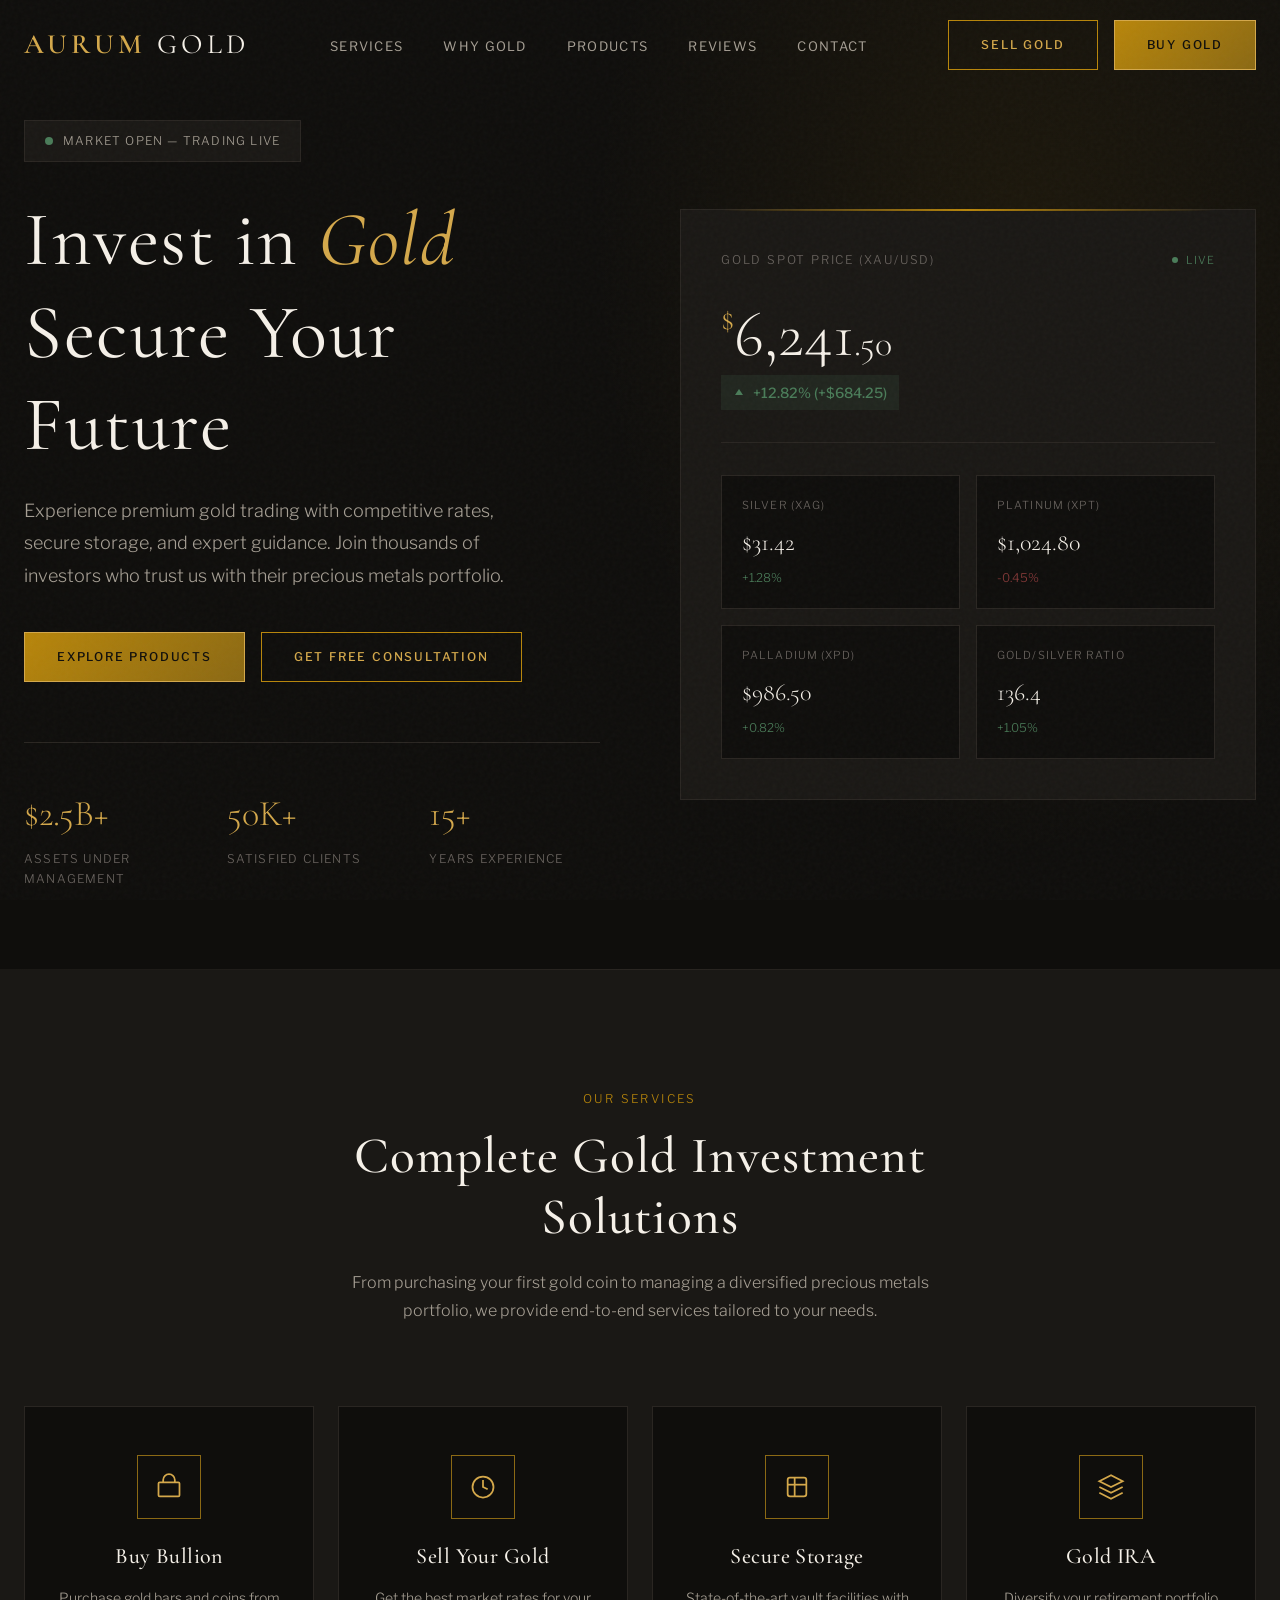
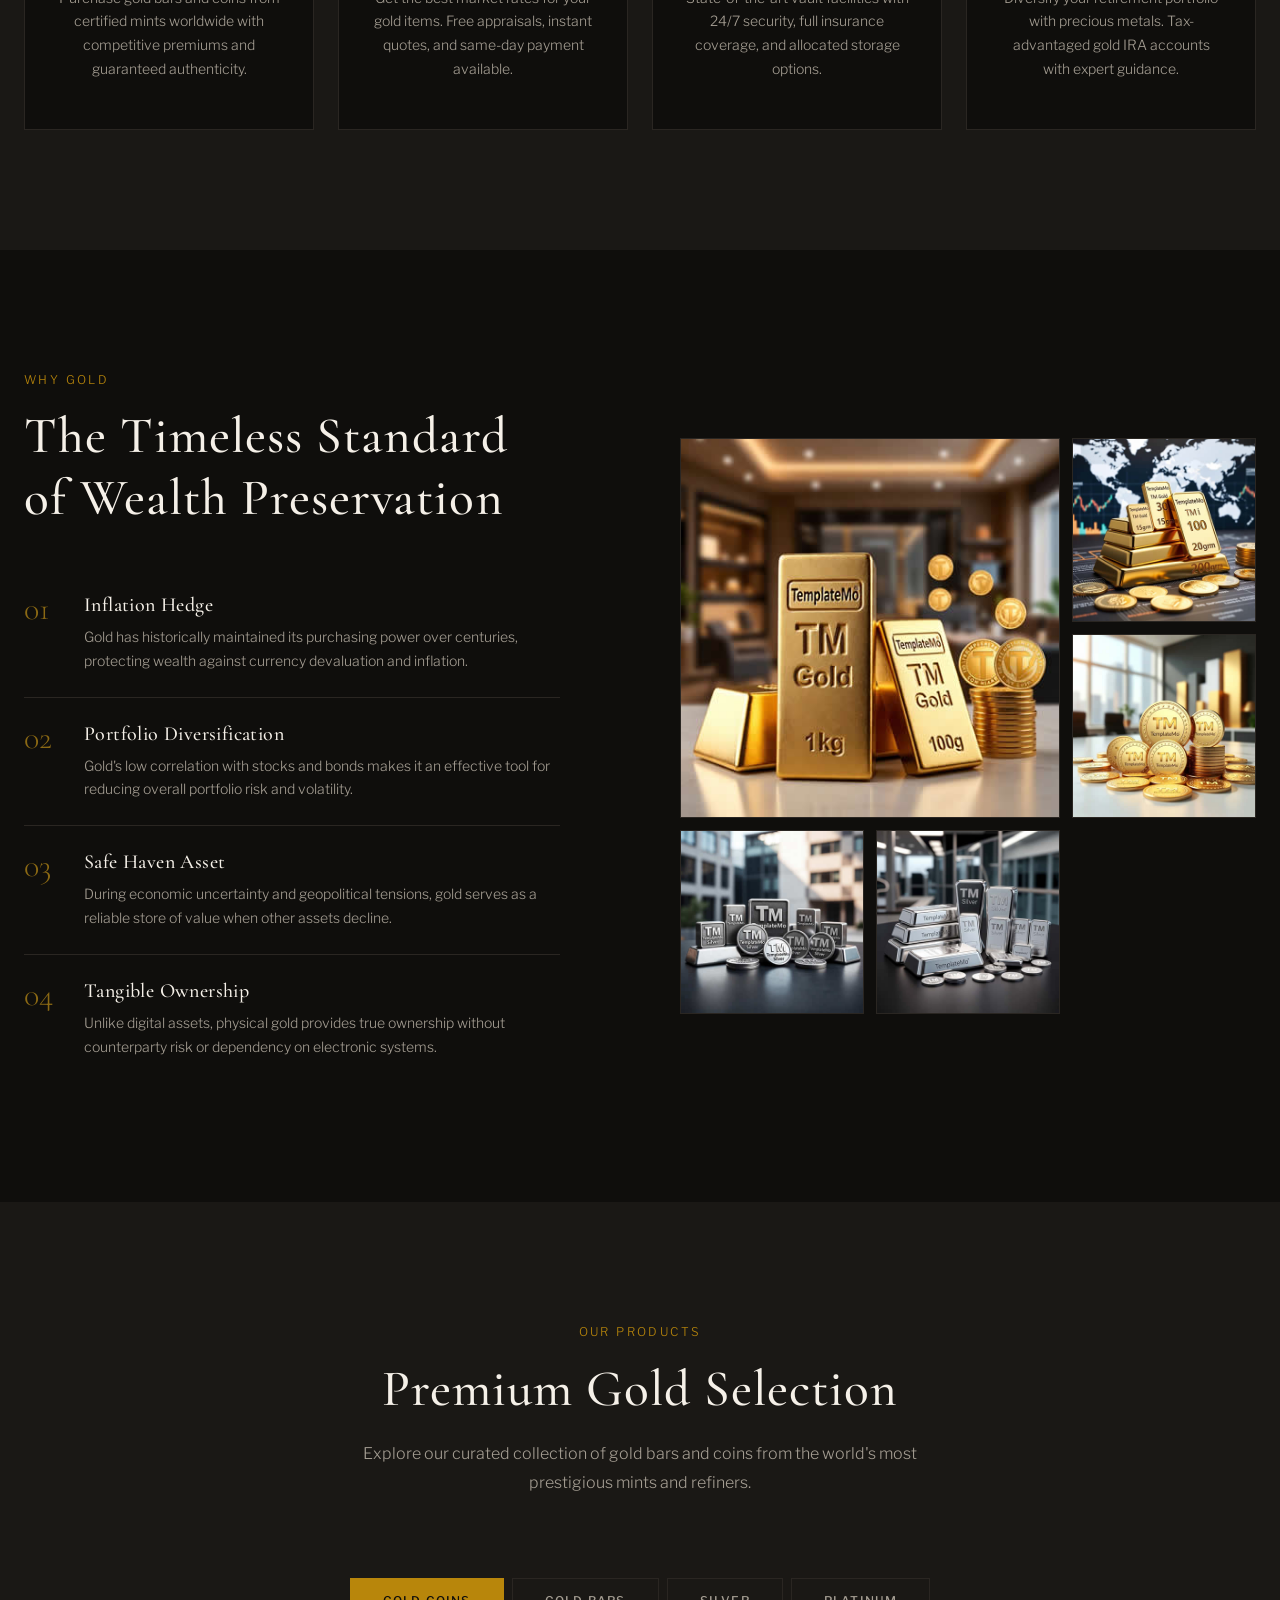
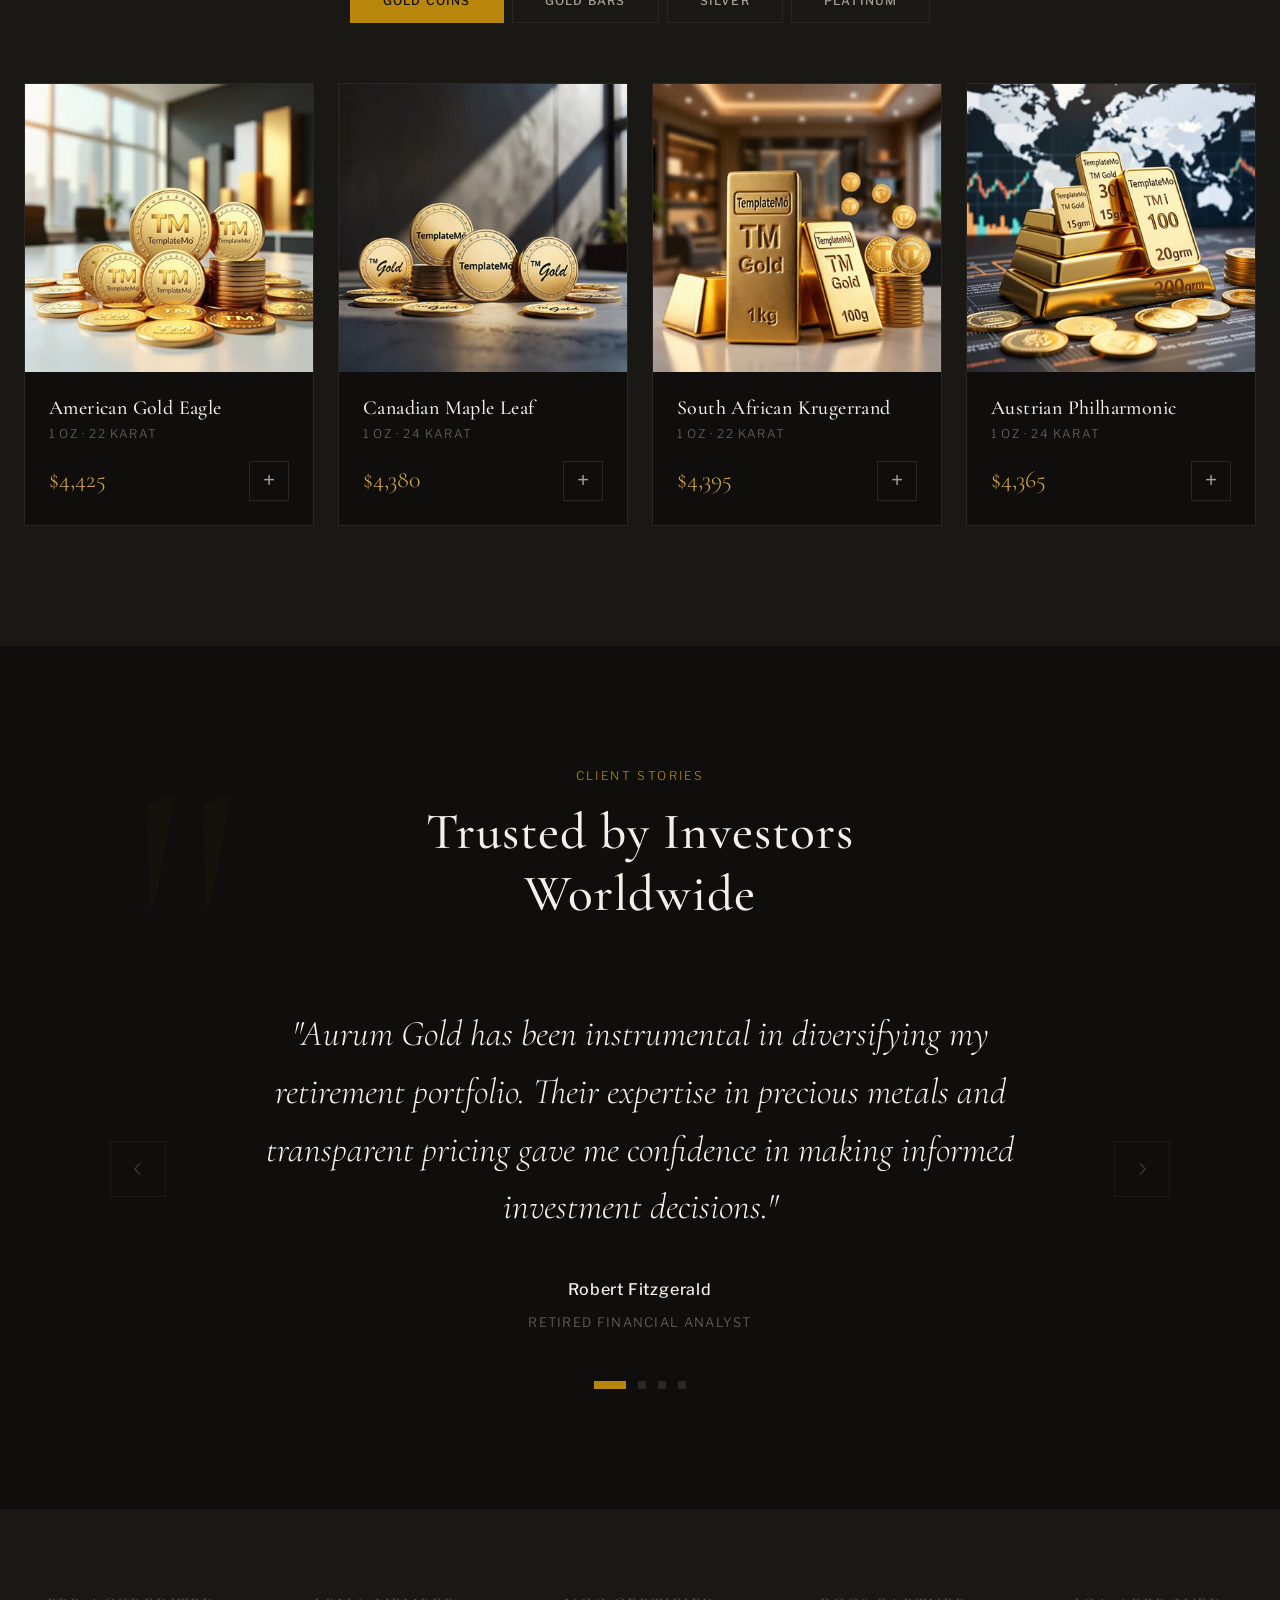
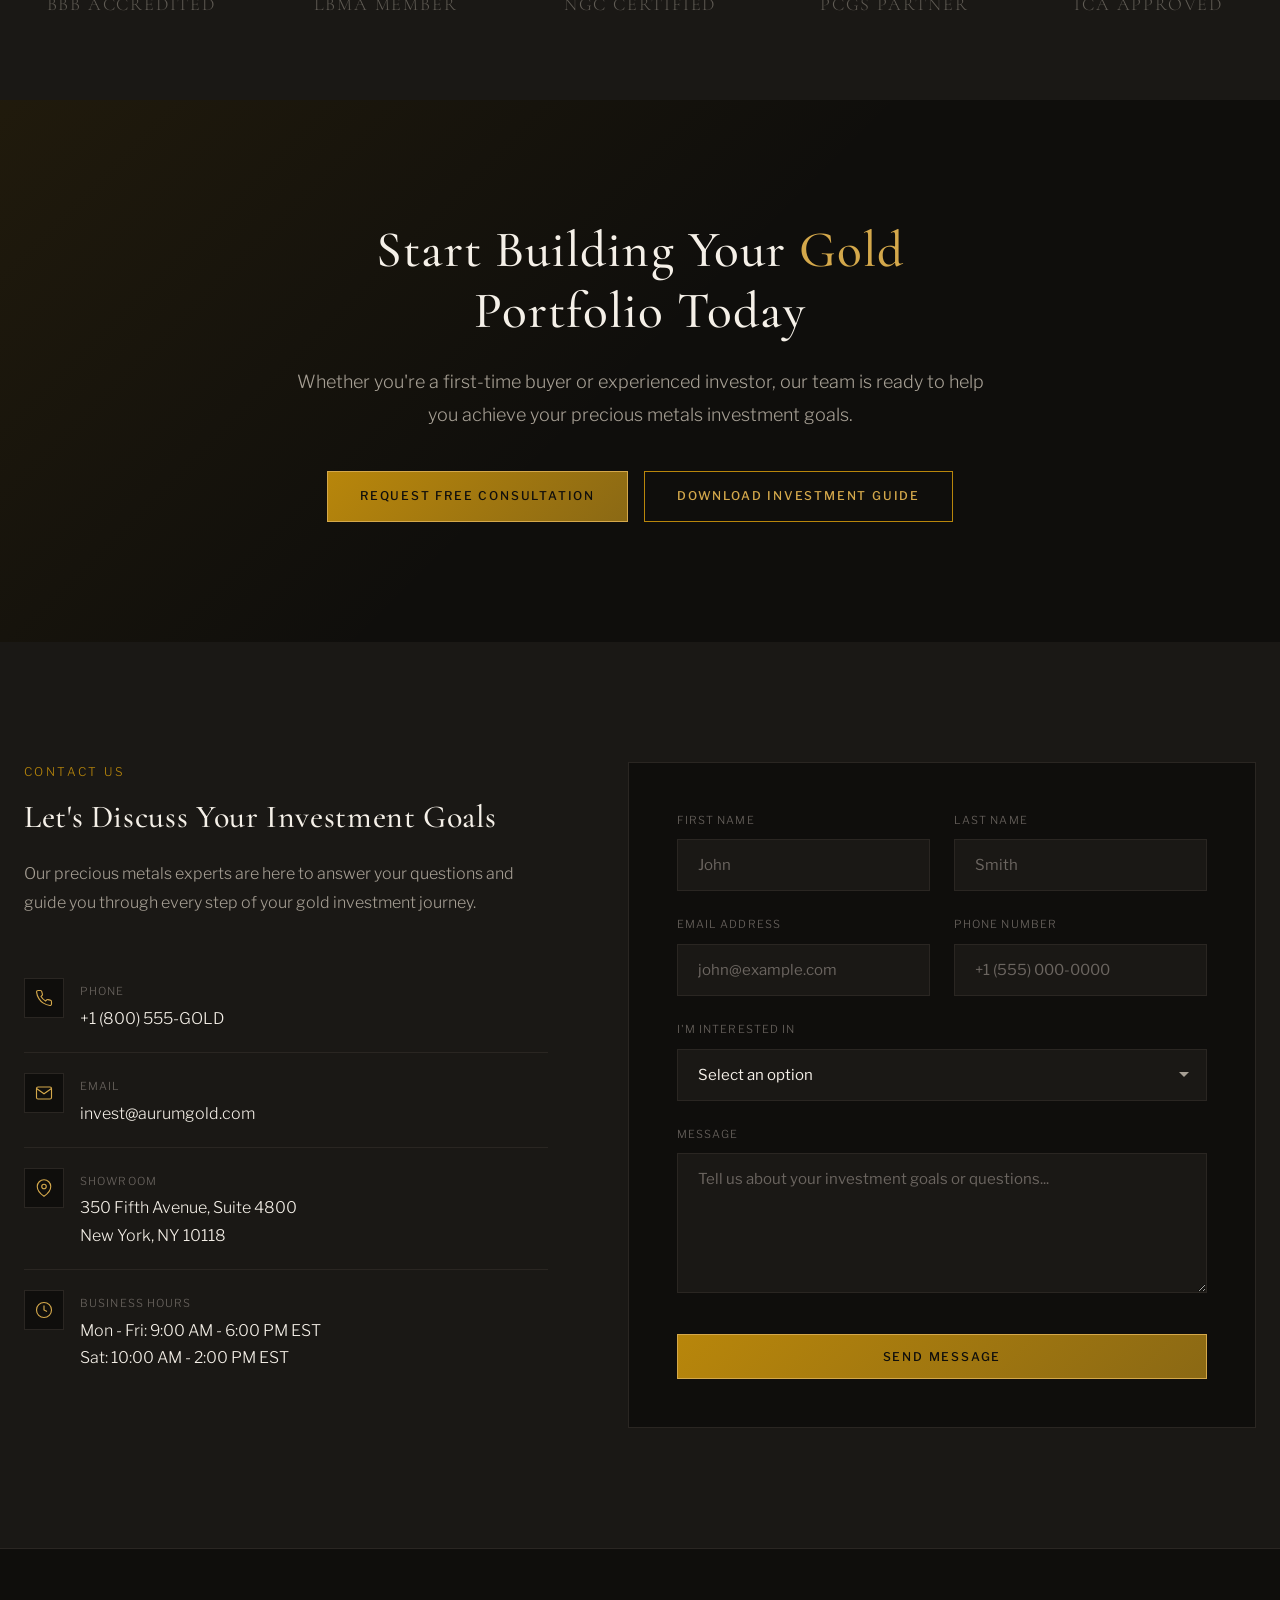
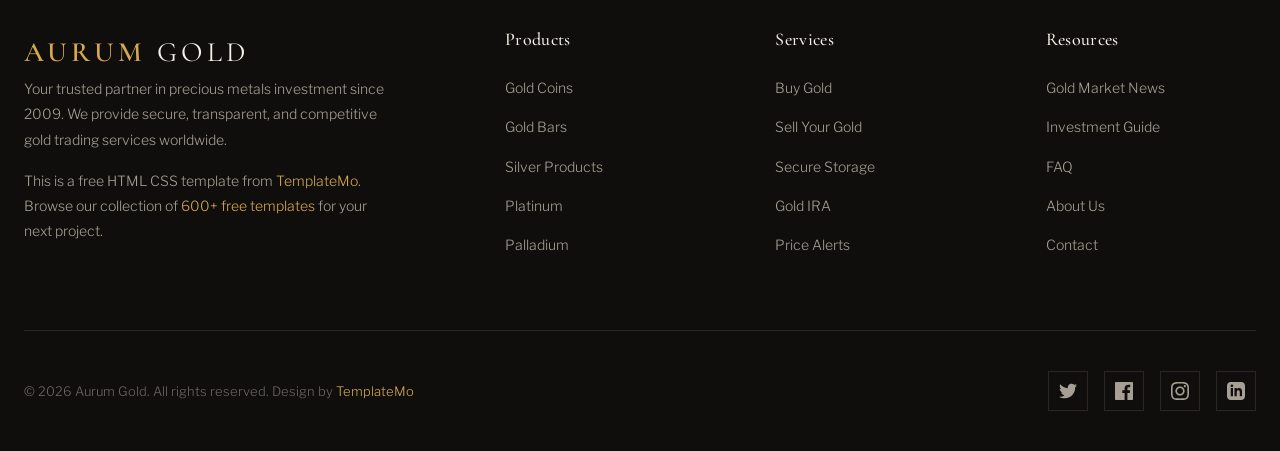
<file: demo/business5/index.html>
<!DOCTYPE html>
<html lang="en">
<head>
    <meta charset="UTF-8">
    <meta name="viewport" content="width=device-width, initial-scale=1.0">
    <title>Aurum Gold - Premium Gold Investment & Trading</title>
    <link rel="preconnect" href="https://fonts.googleapis.com">
    <link rel="preconnect" href="https://fonts.gstatic.com" crossorigin>
    <link href="https://fonts.googleapis.com/css2?family=Cormorant+Garamond:ital,wght@0,400;0,500;0,600;0,700;1,400&family=Libre+Franklin:wght@300;400;500;600&display=swap" rel="stylesheet">
    <link rel="stylesheet" href="templatemo-aurum-gold.css">
    <!--

TemplateMo 610 Aurum Gold

https://templatemo.com/tm-610-aurum-gold

-->
</head>
<body>
    <!-- Navigation -->
    <nav class="nav" id="navbar">
        <div class="container">
            <div class="nav-inner">
                <a href="#" class="logo">Aurum <span>Gold</span></a>
                <ul class="nav-links">
                    <li><a href="#services">Services</a></li>
                    <li><a href="#why-gold">Why Gold</a></li>
                    <li><a href="#products">Products</a></li>
                    <li><a href="#testimonials">Reviews</a></li>
                    <li><a href="#contact">Contact</a></li>
                </ul>
                <div class="nav-cta">
                    <a href="#" class="btn btn-outline">Sell Gold</a>
                    <a href="#" class="btn btn-primary">Buy Gold</a>
                </div>
                <button class="mobile-menu-btn" id="mobileMenuBtn" aria-label="Open Menu">
                    <span></span>
                    <span></span>
                    <span></span>
                </button>
            </div>
        </div>
    </nav>

    <!-- Mobile Menu Overlay -->
    <div class="mobile-menu-overlay" id="mobileMenuOverlay"></div>

    <!-- Mobile Menu -->
    <div class="mobile-menu" id="mobileMenu">
        <button class="mobile-menu-close" id="mobileMenuClose" aria-label="Close Menu">
            <svg width="20" height="20" viewBox="0 0 24 24" fill="none" stroke="currentColor" stroke-width="1.5">
                <line x1="18" y1="6" x2="6" y2="18"></line>
                <line x1="6" y1="6" x2="18" y2="18"></line>
            </svg>
        </button>
        <ul class="mobile-nav-links">
            <li><a href="#services">Services</a></li>
            <li><a href="#why-gold">Why Gold</a></li>
            <li><a href="#products">Products</a></li>
            <li><a href="#testimonials">Reviews</a></li>
            <li><a href="#contact">Contact</a></li>
        </ul>
        <div class="mobile-menu-cta">
            <a href="#" class="btn btn-outline">Sell Gold</a>
            <a href="#" class="btn btn-primary">Buy Gold</a>
        </div>
    </div>

    <!-- Hero Section -->
    <section class="hero">
        <div class="container">
            <div class="hero-grid">
                <div class="hero-content">
                    <div class="hero-badge">
                        <span class="dot"></span>
                        Market Open — Trading Live
                    </div>
                    <h1 class="hero-title">
                        Invest in <span class="gold">Gold</span><br>
                        Secure Your Future
                    </h1>
                    <p class="hero-desc">
                        Experience premium gold trading with competitive rates, secure storage, and expert guidance. Join thousands of investors who trust us with their precious metals portfolio.
                    </p>
                    <div class="hero-actions">
                        <a href="#products" class="btn btn-primary">Explore Products</a>
                        <a href="#contact" class="btn btn-outline">Get Free Consultation</a>
                    </div>
                    <div class="hero-stats">
                        <div class="stat-item">
                            <div class="stat-value">$2.5B+</div>
                            <div class="stat-label">Assets Under Management</div>
                        </div>
                        <div class="stat-item">
                            <div class="stat-value">50K+</div>
                            <div class="stat-label">Satisfied Clients</div>
                        </div>
                        <div class="stat-item">
                            <div class="stat-value">15+</div>
                            <div class="stat-label">Years Experience</div>
                        </div>
                    </div>
                </div>
                <div class="hero-visual">
                    <div class="price-card">
                        <div class="price-header">
                            <span class="price-label">Gold Spot Price (XAU/USD)</span>
                            <span class="price-live">Live</span>
                        </div>
                        <div class="price-main">
                            <div class="price-value">
                                <span class="currency">$</span>6,241<span style="font-size: 36px;">.50</span>
                            </div>
                            <span class="price-change">
                                <svg width="12" height="12" viewBox="0 0 12 12" fill="none">
                                    <path d="M6 2L10 8H2L6 2Z" fill="currentColor"/>
                                </svg>
                                +12.82% (+$684.25)
                            </span>
                        </div>
                        <div class="price-metals">
                            <div class="metal-item">
                                <div class="metal-name">Silver (XAG)</div>
                                <div class="metal-price">$31.42</div>
                                <div class="metal-change">+1.28%</div>
                            </div>
                            <div class="metal-item">
                                <div class="metal-name">Platinum (XPT)</div>
                                <div class="metal-price">$1,024.80</div>
                                <div class="metal-change down">-0.45%</div>
                            </div>
                            <div class="metal-item">
                                <div class="metal-name">Palladium (XPD)</div>
                                <div class="metal-price">$986.50</div>
                                <div class="metal-change">+0.82%</div>
                            </div>
                            <div class="metal-item">
                                <div class="metal-name">Gold/Silver Ratio</div>
                                <div class="metal-price">136.4</div>
                                <div class="metal-change">+1.05%</div>
                            </div>
                        </div>
                    </div>
                </div>
            </div>
        </div>
    </section>

    <!-- Services Section -->
    <section class="services" id="services">
        <div class="container">
            <div class="section-header">
                <div class="section-label">Our Services</div>
                <h2 class="section-title">Complete Gold Investment Solutions</h2>
                <p class="section-desc">From purchasing your first gold coin to managing a diversified precious metals portfolio, we provide end-to-end services tailored to your needs.</p>
            </div>
            <div class="services-grid">
                <div class="service-card">
                    <div class="service-icon">
                        <svg width="28" height="28" viewBox="0 0 24 24" fill="none" stroke="currentColor" stroke-width="1.5">
                            <rect x="3" y="8" width="18" height="12" rx="1"/>
                            <path d="M7 8V6a5 5 0 0110 0v2"/>
                        </svg>
                    </div>
                    <h3 class="service-title">Buy Bullion</h3>
                    <p class="service-desc">Purchase gold bars and coins from certified mints worldwide with competitive premiums and guaranteed authenticity.</p>
                </div>
                <div class="service-card">
                    <div class="service-icon">
                        <svg width="28" height="28" viewBox="0 0 24 24" fill="none" stroke="currentColor" stroke-width="1.5">
                            <circle cx="12" cy="12" r="9"/>
                            <path d="M12 6v6l4 2"/>
                        </svg>
                    </div>
                    <h3 class="service-title">Sell Your Gold</h3>
                    <p class="service-desc">Get the best market rates for your gold items. Free appraisals, instant quotes, and same-day payment available.</p>
                </div>
                <div class="service-card">
                    <div class="service-icon">
                        <svg width="28" height="28" viewBox="0 0 24 24" fill="none" stroke="currentColor" stroke-width="1.5">
                            <rect x="4" y="4" width="16" height="16" rx="2"/>
                            <path d="M4 10h16"/>
                            <path d="M10 4v16"/>
                        </svg>
                    </div>
                    <h3 class="service-title">Secure Storage</h3>
                    <p class="service-desc">State-of-the-art vault facilities with 24/7 security, full insurance coverage, and allocated storage options.</p>
                </div>
                <div class="service-card">
                    <div class="service-icon">
                        <svg width="28" height="28" viewBox="0 0 24 24" fill="none" stroke="currentColor" stroke-width="1.5">
                            <path d="M12 2L2 7l10 5 10-5-10-5z"/>
                            <path d="M2 17l10 5 10-5"/>
                            <path d="M2 12l10 5 10-5"/>
                        </svg>
                    </div>
                    <h3 class="service-title">Gold IRA</h3>
                    <p class="service-desc">Diversify your retirement portfolio with precious metals. Tax-advantaged gold IRA accounts with expert guidance.</p>
                </div>
            </div>
        </div>
    </section>

    <!-- Why Gold Section -->
    <section class="why-gold" id="why-gold">
        <div class="container">
            <div class="why-grid">
                <div class="why-content">
                    <div class="section-label">Why Gold</div>
                    <h2 class="section-title">The Timeless Standard of Wealth Preservation</h2>
                    <ul class="why-list">
                        <li class="why-item">
                            <span class="why-number">01</span>
                            <div class="why-text">
                                <h4>Inflation Hedge</h4>
                                <p>Gold has historically maintained its purchasing power over centuries, protecting wealth against currency devaluation and inflation.</p>
                            </div>
                        </li>
                        <li class="why-item">
                            <span class="why-number">02</span>
                            <div class="why-text">
                                <h4>Portfolio Diversification</h4>
                                <p>Gold's low correlation with stocks and bonds makes it an effective tool for reducing overall portfolio risk and volatility.</p>
                            </div>
                        </li>
                        <li class="why-item">
                            <span class="why-number">03</span>
                            <div class="why-text">
                                <h4>Safe Haven Asset</h4>
                                <p>During economic uncertainty and geopolitical tensions, gold serves as a reliable store of value when other assets decline.</p>
                            </div>
                        </li>
                        <li class="why-item">
                            <span class="why-number">04</span>
                            <div class="why-text">
                                <h4>Tangible Ownership</h4>
                                <p>Unlike digital assets, physical gold provides true ownership without counterparty risk or dependency on electronic systems.</p>
                            </div>
                        </li>
                    </ul>
                </div>
                <div class="why-visual">
                    <div class="why-image-grid">
                        <div class="why-thumb">
                            <img src="images/tm-gold-03.jpg" alt="Gold bars stacked">
                        </div>
                        <div class="why-thumb">
                            <img src="images/tm-gold-04.jpg" alt="Gold coins">
                        </div>
                        <div class="why-thumb">
                            <img src="images/tm-gold-01.jpg" alt="Gold investment">
                        </div>
                        <div class="why-thumb">
                            <img src="images/tm-silver-03.jpg" alt="Secure vault">
                        </div>
                        <div class="why-thumb">
                            <img src="images/tm-silver-02.jpg" alt="Silver bars">
                        </div>
                    </div>
                </div>
            </div>
        </div>
    </section>

    <!-- Products Section -->
    <section class="products" id="products">
        <div class="container">
            <div class="section-header">
                <div class="section-label">Our Products</div>
                <h2 class="section-title">Premium Gold Selection</h2>
                <p class="section-desc">Explore our curated collection of gold bars and coins from the world's most prestigious mints and refiners.</p>
            </div>
            <div class="products-tabs">
                <button class="tab-btn active" data-tab="coins">Gold Coins</button>
                <button class="tab-btn" data-tab="bars">Gold Bars</button>
                <button class="tab-btn" data-tab="silver">Silver</button>
                <button class="tab-btn" data-tab="platinum">Platinum</button>
            </div>

            <!-- Gold Coins Tab -->
            <div class="products-tab-content active" id="tab-coins">
                <div class="product-card">
                    <div class="product-image">
                        <img src="images/tm-gold-01.jpg" alt="American Gold Eagle Coin">
                    </div>
                    <div class="product-info">
                        <h3 class="product-name">American Gold Eagle</h3>
                        <div class="product-weight">1 oz · 22 Karat</div>
                        <div class="product-footer">
                            <span class="product-price">$4,425</span>
                            <button class="product-btn">+</button>
                        </div>
                    </div>
                </div>
                <div class="product-card">
                    <div class="product-image">
                        <img src="images/tm-gold-02.jpg" alt="Canadian Maple Leaf Coin">
                    </div>
                    <div class="product-info">
                        <h3 class="product-name">Canadian Maple Leaf</h3>
                        <div class="product-weight">1 oz · 24 Karat</div>
                        <div class="product-footer">
                            <span class="product-price">$4,380</span>
                            <button class="product-btn">+</button>
                        </div>
                    </div>
                </div>
                <div class="product-card">
                    <div class="product-image">
                        <img src="images/tm-gold-03.jpg" alt="South African Krugerrand">
                    </div>
                    <div class="product-info">
                        <h3 class="product-name">South African Krugerrand</h3>
                        <div class="product-weight">1 oz · 22 Karat</div>
                        <div class="product-footer">
                            <span class="product-price">$4,395</span>
                            <button class="product-btn">+</button>
                        </div>
                    </div>
                </div>
                <div class="product-card">
                    <div class="product-image">
                        <img src="images/tm-gold-04.jpg" alt="Austrian Philharmonic">
                    </div>
                    <div class="product-info">
                        <h3 class="product-name">Austrian Philharmonic</h3>
                        <div class="product-weight">1 oz · 24 Karat</div>
                        <div class="product-footer">
                            <span class="product-price">$4,365</span>
                            <button class="product-btn">+</button>
                        </div>
                    </div>
                </div>
            </div>

            <!-- Gold Bars Tab -->
            <div class="products-tab-content" id="tab-bars">
                <div class="product-card">
                    <div class="product-image">
                        <img src="images/tm-gold-04.jpg" alt="PAMP Suisse Gold Bar">
                    </div>
                    <div class="product-info">
                        <h3 class="product-name">PAMP Suisse Bar</h3>
                        <div class="product-weight">1 oz · 999.9 Fine</div>
                        <div class="product-footer">
                            <span class="product-price">$4,340</span>
                            <button class="product-btn">+</button>
                        </div>
                    </div>
                </div>
                <div class="product-card">
                    <div class="product-image">
                        <img src="images/tm-gold-03.jpg" alt="Credit Suisse Gold Bar">
                    </div>
                    <div class="product-info">
                        <h3 class="product-name">Credit Suisse Bar</h3>
                        <div class="product-weight">1 oz · 999.9 Fine</div>
                        <div class="product-footer">
                            <span class="product-price">$4,335</span>
                            <button class="product-btn">+</button>
                        </div>
                    </div>
                </div>
                <div class="product-card">
                    <div class="product-image">
                        <img src="images/tm-gold-02.jpg" alt="Perth Mint Gold Bar">
                    </div>
                    <div class="product-info">
                        <h3 class="product-name">Perth Mint Bar</h3>
                        <div class="product-weight">10 oz · 999.9 Fine</div>
                        <div class="product-footer">
                            <span class="product-price">$43,250</span>
                            <button class="product-btn">+</button>
                        </div>
                    </div>
                </div>
                <div class="product-card">
                    <div class="product-image">
                        <img src="images/tm-gold-01.jpg" alt="Valcambi Gold Bar">
                    </div>
                    <div class="product-info">
                        <h3 class="product-name">Valcambi CombiBar</h3>
                        <div class="product-weight">50 x 1g · 999.9 Fine</div>
                        <div class="product-footer">
                            <span class="product-price">$4,580</span>
                            <button class="product-btn">+</button>
                        </div>
                    </div>
                </div>
            </div>

            <!-- Silver Tab -->
            <div class="products-tab-content" id="tab-silver">
                <div class="product-card">
                    <div class="product-image">
                        <img src="images/tm-silver-01.jpg" alt="American Silver Eagle">
                    </div>
                    <div class="product-info">
                        <h3 class="product-name">American Silver Eagle</h3>
                        <div class="product-weight">1 oz · 99.9% Pure</div>
                        <div class="product-footer">
                            <span class="product-price">$38.50</span>
                            <button class="product-btn">+</button>
                        </div>
                    </div>
                </div>
                <div class="product-card">
                    <div class="product-image">
                        <img src="images/tm-silver-02.jpg" alt="Canadian Silver Maple">
                    </div>
                    <div class="product-info">
                        <h3 class="product-name">Canadian Silver Maple</h3>
                        <div class="product-weight">1 oz · 99.99% Pure</div>
                        <div class="product-footer">
                            <span class="product-price">$36.80</span>
                            <button class="product-btn">+</button>
                        </div>
                    </div>
                </div>
                <div class="product-card">
                    <div class="product-image">
                        <img src="images/tm-silver-03.jpg" alt="Silver Bar">
                    </div>
                    <div class="product-info">
                        <h3 class="product-name">PAMP Silver Bar</h3>
                        <div class="product-weight">10 oz · 999 Fine</div>
                        <div class="product-footer">
                            <span class="product-price">$345.00</span>
                            <button class="product-btn">+</button>
                        </div>
                    </div>
                </div>
                <div class="product-card">
                    <div class="product-image">
                        <img src="images/tm-silver-04.jpg" alt="Silver Britannia">
                    </div>
                    <div class="product-info">
                        <h3 class="product-name">British Britannia</h3>
                        <div class="product-weight">1 oz · 99.9% Pure</div>
                        <div class="product-footer">
                            <span class="product-price">$37.25</span>
                            <button class="product-btn">+</button>
                        </div>
                    </div>
                </div>
            </div>

            <!-- Platinum Tab -->
            <div class="products-tab-content" id="tab-platinum">
                <div class="product-card">
                    <div class="product-image">
                        <img src="images/tm-silver-02.jpg" alt="American Platinum Eagle">
                    </div>
                    <div class="product-info">
                        <h3 class="product-name">American Platinum Eagle</h3>
                        <div class="product-weight">1 oz · 99.95% Pure</div>
                        <div class="product-footer">
                            <span class="product-price">$1,085</span>
                            <button class="product-btn">+</button>
                        </div>
                    </div>
                </div>
                <div class="product-card">
                    <div class="product-image">
                        <img src="images/tm-silver-03.jpg" alt="Canadian Platinum Maple">
                    </div>
                    <div class="product-info">
                        <h3 class="product-name">Canadian Platinum Maple</h3>
                        <div class="product-weight">1 oz · 99.95% Pure</div>
                        <div class="product-footer">
                            <span class="product-price">$1,065</span>
                            <button class="product-btn">+</button>
                        </div>
                    </div>
                </div>
                <div class="product-card">
                    <div class="product-image">
                        <img src="images/tm-silver-04.jpg" alt="Platinum Bar">
                    </div>
                    <div class="product-info">
                        <h3 class="product-name">PAMP Platinum Bar</h3>
                        <div class="product-weight">1 oz · 999.5 Fine</div>
                        <div class="product-footer">
                            <span class="product-price">$1,055</span>
                            <button class="product-btn">+</button>
                        </div>
                    </div>
                </div>
                <div class="product-card">
                    <div class="product-image">
                        <img src="images/tm-silver-01.jpg" alt="Australian Platinum Koala">
                    </div>
                    <div class="product-info">
                        <h3 class="product-name">Australian Platinum Koala</h3>
                        <div class="product-weight">1 oz · 99.95% Pure</div>
                        <div class="product-footer">
                            <span class="product-price">$1,095</span>
                            <button class="product-btn">+</button>
                        </div>
                    </div>
                </div>
            </div>
        </div>
    </section>

    <!-- Testimonials -->
    <section class="testimonials" id="testimonials">
        <div class="container">
            <div class="section-header">
                <div class="section-label">Client Stories</div>
                <h2 class="section-title">Trusted by Investors Worldwide</h2>
            </div>
            <div class="testimonials-wrapper">
                <div class="testimonials-slider">
                    <div class="testimonials-track" id="testimonialsTrack">
                        <div class="testimonial-item">
                            <p class="testimonial-text">"Aurum Gold has been instrumental in diversifying my retirement portfolio. Their expertise in precious metals and transparent pricing gave me confidence in making informed investment decisions."</p>
                            <div class="testimonial-author">
                                <span class="author-name">Robert Fitzgerald</span>
                                <span class="author-title">Retired Financial Analyst</span>
                            </div>
                        </div>
                        <div class="testimonial-item">
                            <p class="testimonial-text">"The team's knowledge and professionalism exceeded my expectations. From my first purchase to setting up secure storage, every step was handled with care. Highly recommend for serious investors."</p>
                            <div class="testimonial-author">
                                <span class="author-name">Margaret Chen</span>
                                <span class="author-title">Private Investor</span>
                            </div>
                        </div>
                        <div class="testimonial-item">
                            <p class="testimonial-text">"I was new to precious metals investing, and Aurum Gold made the process incredibly simple. Their educational resources and patient advisors helped me build a solid gold portfolio over time."</p>
                            <div class="testimonial-author">
                                <span class="author-name">David Morrison</span>
                                <span class="author-title">Business Owner</span>
                            </div>
                        </div>
                        <div class="testimonial-item">
                            <p class="testimonial-text">"What sets Aurum apart is their commitment to client relationships. They're not just selling gold — they're helping build generational wealth. My family has worked with them for over a decade."</p>
                            <div class="testimonial-author">
                                <span class="author-name">Elizabeth Parker</span>
                                <span class="author-title">Estate Planner</span>
                            </div>
                        </div>
                    </div>
                </div>
                <div class="testimonial-nav">
                    <button class="testimonial-arrow prev" id="testimonialPrev" aria-label="Previous testimonial">
                        <svg viewBox="0 0 24 24" fill="none" stroke="currentColor" stroke-width="1.5">
                            <path d="M15 19l-7-7 7-7"/>
                        </svg>
                    </button>
                    <button class="testimonial-arrow next" id="testimonialNext" aria-label="Next testimonial">
                        <svg viewBox="0 0 24 24" fill="none" stroke="currentColor" stroke-width="1.5">
                            <path d="M9 5l7 7-7 7"/>
                        </svg>
                    </button>
                </div>
            </div>
            <div class="testimonial-dots" id="testimonialDots">
                <span class="dot active" data-index="0"></span>
                <span class="dot" data-index="1"></span>
                <span class="dot" data-index="2"></span>
                <span class="dot" data-index="3"></span>
            </div>
        </div>
    </section>

    <!-- Trust Section -->
    <section class="trust">
        <div class="container">
            <div class="trust-grid">
                <div class="trust-item">
                    <div class="trust-logo">BBB Accredited</div>
                </div>
                <div class="trust-item">
                    <div class="trust-logo">LBMA Member</div>
                </div>
                <div class="trust-item">
                    <div class="trust-logo">NGC Certified</div>
                </div>
                <div class="trust-item">
                    <div class="trust-logo">PCGS Partner</div>
                </div>
                <div class="trust-item">
                    <div class="trust-logo">ICA Approved</div>
                </div>
            </div>
        </div>
    </section>

    <!-- CTA Section -->
    <section class="cta">
        <div class="container">
            <div class="cta-inner">
                <h2 class="cta-title">Start Building Your <span class="gold">Gold</span> Portfolio Today</h2>
                <p class="cta-desc">Whether you're a first-time buyer or experienced investor, our team is ready to help you achieve your precious metals investment goals.</p>
                <div class="cta-actions">
                    <a href="#contact" class="btn btn-primary">Request Free Consultation</a>
                    <a href="#" class="btn btn-outline">Download Investment Guide</a>
                </div>
            </div>
        </div>
    </section>

    <!-- Contact Section -->
    <section class="contact" id="contact">
        <div class="container">
            <div class="contact-grid">
                <div class="contact-info">
                    <div class="section-label">Contact Us</div>
                    <h3>Let's Discuss Your Investment Goals</h3>
                    <p>Our precious metals experts are here to answer your questions and guide you through every step of your gold investment journey.</p>
                    <ul class="contact-details">
                        <li>
                            <div class="contact-icon">
                                <svg width="18" height="18" viewBox="0 0 24 24" fill="none" stroke="currentColor" stroke-width="1.5">
                                    <path d="M22 16.92v3a2 2 0 01-2.18 2 19.79 19.79 0 01-8.63-3.07 19.5 19.5 0 01-6-6 19.79 19.79 0 01-3.07-8.67A2 2 0 014.11 2h3a2 2 0 012 1.72 12.84 12.84 0 00.7 2.81 2 2 0 01-.45 2.11L8.09 9.91a16 16 0 006 6l1.27-1.27a2 2 0 012.11-.45 12.84 12.84 0 002.81.7A2 2 0 0122 16.92z"/>
                                </svg>
                            </div>
                            <div class="contact-text">
                                <div class="contact-label">Phone</div>
                                <div class="contact-value">+1 (800) 555-GOLD</div>
                            </div>
                        </li>
                        <li>
                            <div class="contact-icon">
                                <svg width="18" height="18" viewBox="0 0 24 24" fill="none" stroke="currentColor" stroke-width="1.5">
                                    <path d="M4 4h16c1.1 0 2 .9 2 2v12c0 1.1-.9 2-2 2H4c-1.1 0-2-.9-2-2V6c0-1.1.9-2 2-2z"/>
                                    <polyline points="22,6 12,13 2,6"/>
                                </svg>
                            </div>
                            <div class="contact-text">
                                <div class="contact-label">Email</div>
                                <div class="contact-value">invest@aurumgold.com</div>
                            </div>
                        </li>
                        <li>
                            <div class="contact-icon">
                                <svg width="18" height="18" viewBox="0 0 24 24" fill="none" stroke="currentColor" stroke-width="1.5">
                                    <path d="M21 10c0 7-9 13-9 13s-9-6-9-13a9 9 0 0118 0z"/>
                                    <circle cx="12" cy="10" r="3"/>
                                </svg>
                            </div>
                            <div class="contact-text">
                                <div class="contact-label">Showroom</div>
                                <div class="contact-value">350 Fifth Avenue, Suite 4800<br>New York, NY 10118</div>
                            </div>
                        </li>
                        <li>
                            <div class="contact-icon">
                                <svg width="18" height="18" viewBox="0 0 24 24" fill="none" stroke="currentColor" stroke-width="1.5">
                                    <circle cx="12" cy="12" r="10"/>
                                    <polyline points="12 6 12 12 16 14"/>
                                </svg>
                            </div>
                            <div class="contact-text">
                                <div class="contact-label">Business Hours</div>
                                <div class="contact-value">Mon - Fri: 9:00 AM - 6:00 PM EST<br>Sat: 10:00 AM - 2:00 PM EST</div>
                            </div>
                        </li>
                    </ul>
                </div>
                <div class="contact-form-wrapper">
                    <form class="contact-form" id="contactForm">
                        <div class="form-row">
                            <div class="form-group" style="margin-bottom: 0;">
                                <label class="form-label">First Name</label>
                                <input type="text" class="form-input" placeholder="John" required>
                            </div>
                            <div class="form-group" style="margin-bottom: 0;">
                                <label class="form-label">Last Name</label>
                                <input type="text" class="form-input" placeholder="Smith" required>
                            </div>
                        </div>
                        <div class="form-row">
                            <div class="form-group" style="margin-bottom: 0;">
                                <label class="form-label">Email Address</label>
                                <input type="email" class="form-input" placeholder="john@example.com" required>
                            </div>
                            <div class="form-group" style="margin-bottom: 0;">
                                <label class="form-label">Phone Number</label>
                                <input type="tel" class="form-input" placeholder="+1 (555) 000-0000">
                            </div>
                        </div>
                        <div class="form-group">
                            <label class="form-label">I'm interested in</label>
                            <select class="form-select" required>
                                <option value="">Select an option</option>
                                <option value="buy">Buying Gold</option>
                                <option value="sell">Selling Gold</option>
                                <option value="storage">Storage Services</option>
                                <option value="ira">Gold IRA</option>
                                <option value="other">Other</option>
                            </select>
                        </div>
                        <div class="form-group">
                            <label class="form-label">Message</label>
                            <textarea class="form-textarea" placeholder="Tell us about your investment goals or questions..."></textarea>
                        </div>
                        <button type="submit" class="btn btn-primary form-submit">Send Message</button>
                    </form>
                </div>
            </div>
        </div>
    </section>

    <!-- Footer -->
    <footer class="footer">
        <div class="container">
            <div class="footer-grid">
                <div class="footer-brand">
                    <a href="#" class="logo">Aurum <span>Gold</span></a>
                    <p>Your trusted partner in precious metals investment since 2009. We provide secure, transparent, and competitive gold trading services worldwide.</p>
                    <p style="margin-top: 16px;">This is a free HTML CSS template from <a href="https://templatemo.com" target="_blank" rel="noopener" style="color: var(--gold-light);">TemplateMo</a>. Browse our collection of <a href="templatemo.html" style="color: var(--gold-light);">600+ free templates</a> for your next project.</p>
                </div>
                <div class="footer-col">
                    <h4 class="footer-title">Products</h4>
                    <ul class="footer-links">
                        <li><a href="#">Gold Coins</a></li>
                        <li><a href="#">Gold Bars</a></li>
                        <li><a href="#">Silver Products</a></li>
                        <li><a href="#">Platinum</a></li>
                        <li><a href="#">Palladium</a></li>
                    </ul>
                </div>
                <div class="footer-col">
                    <h4 class="footer-title">Services</h4>
                    <ul class="footer-links">
                        <li><a href="#">Buy Gold</a></li>
                        <li><a href="#">Sell Your Gold</a></li>
                        <li><a href="#">Secure Storage</a></li>
                        <li><a href="#">Gold IRA</a></li>
                        <li><a href="#">Price Alerts</a></li>
                    </ul>
                </div>
                <div class="footer-col">
                    <h4 class="footer-title">Resources</h4>
                    <ul class="footer-links">
                        <li><a href="#">Gold Market News</a></li>
                        <li><a href="#">Investment Guide</a></li>
                        <li><a href="#">FAQ</a></li>
                        <li><a href="#">About Us</a></li>
                        <li><a href="#">Contact</a></li>
                    </ul>
                </div>
            </div>
            <div class="footer-bottom">
                <p class="footer-copy">&copy; 2026 Aurum Gold. All rights reserved. Design by <a href="https://templatemo.com" target="_blank" style="color: var(--gold-light);">TemplateMo</a></p>
                <div class="footer-socials">
                    <a href="https://x.com/minthu" target="_blank" class="social-link">
                        <svg width="18" height="18" viewBox="0 0 24 24" fill="currentColor">
                            <path d="M24 4.557c-.883.392-1.832.656-2.828.775 1.017-.609 1.798-1.574 2.165-2.724-.951.564-2.005.974-3.127 1.195-.897-.957-2.178-1.555-3.594-1.555-3.179 0-5.515 2.966-4.797 6.045-4.091-.205-7.719-2.165-10.148-5.144-1.29 2.213-.669 5.108 1.523 6.574-.806-.026-1.566-.247-2.229-.616-.054 2.281 1.581 4.415 3.949 4.89-.693.188-1.452.232-2.224.084.626 1.956 2.444 3.379 4.6 3.419-2.07 1.623-4.678 2.348-7.29 2.04 2.179 1.397 4.768 2.212 7.548 2.212 9.142 0 14.307-7.721 13.995-14.646.962-.695 1.797-1.562 2.457-2.549z"/>
                        </svg>
                    </a>
                    <a href="https://www.facebook.com/templatemo" target="_blank" class="social-link">
                        <svg width="18" height="18" viewBox="0 0 24 24" fill="currentColor">
                            <path d="M22.675 0h-21.35c-.732 0-1.325.593-1.325 1.325v21.351c0 .731.593 1.324 1.325 1.324h11.495v-9.294h-3.128v-3.622h3.128v-2.671c0-3.1 1.893-4.788 4.659-4.788 1.325 0 2.463.099 2.795.143v3.24l-1.918.001c-1.504 0-1.795.715-1.795 1.763v2.313h3.587l-.467 3.622h-3.12v9.293h6.116c.73 0 1.323-.593 1.323-1.325v-21.35c0-.732-.593-1.325-1.325-1.325z"/>
                        </svg>
                    </a>
                    <a href="#" class="social-link">
                        <svg width="18" height="18" viewBox="0 0 24 24" fill="currentColor">
                            <path d="M12 2.163c3.204 0 3.584.012 4.85.07 3.252.148 4.771 1.691 4.919 4.919.058 1.265.069 1.645.069 4.849 0 3.205-.012 3.584-.069 4.849-.149 3.225-1.664 4.771-4.919 4.919-1.266.058-1.644.07-4.85.07-3.204 0-3.584-.012-4.849-.07-3.26-.149-4.771-1.699-4.919-4.92-.058-1.265-.07-1.644-.07-4.849 0-3.204.013-3.583.07-4.849.149-3.227 1.664-4.771 4.919-4.919 1.266-.057 1.645-.069 4.849-.069zm0-2.163c-3.259 0-3.667.014-4.947.072-4.358.2-6.78 2.618-6.98 6.98-.059 1.281-.073 1.689-.073 4.948 0 3.259.014 3.668.072 4.948.2 4.358 2.618 6.78 6.98 6.98 1.281.058 1.689.072 4.948.072 3.259 0 3.668-.014 4.948-.072 4.354-.2 6.782-2.618 6.979-6.98.059-1.28.073-1.689.073-4.948 0-3.259-.014-3.667-.072-4.947-.196-4.354-2.617-6.78-6.979-6.98-1.281-.059-1.69-.073-4.949-.073zm0 5.838c-3.403 0-6.162 2.759-6.162 6.162s2.759 6.163 6.162 6.163 6.162-2.759 6.162-6.163c0-3.403-2.759-6.162-6.162-6.162zm0 10.162c-2.209 0-4-1.79-4-4 0-2.209 1.791-4 4-4s4 1.791 4 4c0 2.21-1.791 4-4 4zm6.406-11.845c-.796 0-1.441.645-1.441 1.44s.645 1.44 1.441 1.44c.795 0 1.439-.645 1.439-1.44s-.644-1.44-1.439-1.44z"/>
                        </svg>
                    </a>
                    <a href="#" class="social-link">
                        <svg width="18" height="18" viewBox="0 0 24 24" fill="currentColor">
                            <path d="M19 0h-14c-2.761 0-5 2.239-5 5v14c0 2.761 2.239 5 5 5h14c2.762 0 5-2.239 5-5v-14c0-2.761-2.238-5-5-5zm-11 19h-3v-11h3v11zm-1.5-12.268c-.966 0-1.75-.79-1.75-1.764s.784-1.764 1.75-1.764 1.75.79 1.75 1.764-.783 1.764-1.75 1.764zm13.5 12.268h-3v-5.604c0-3.368-4-3.113-4 0v5.604h-3v-11h3v1.765c1.396-2.586 7-2.777 7 2.476v6.759z"/>
                        </svg>
                    </a>
                </div>
            </div>
        </div>
    </footer>

<script src="templatemo-aurum-script.js"></script>
</body>
</html>
</file>
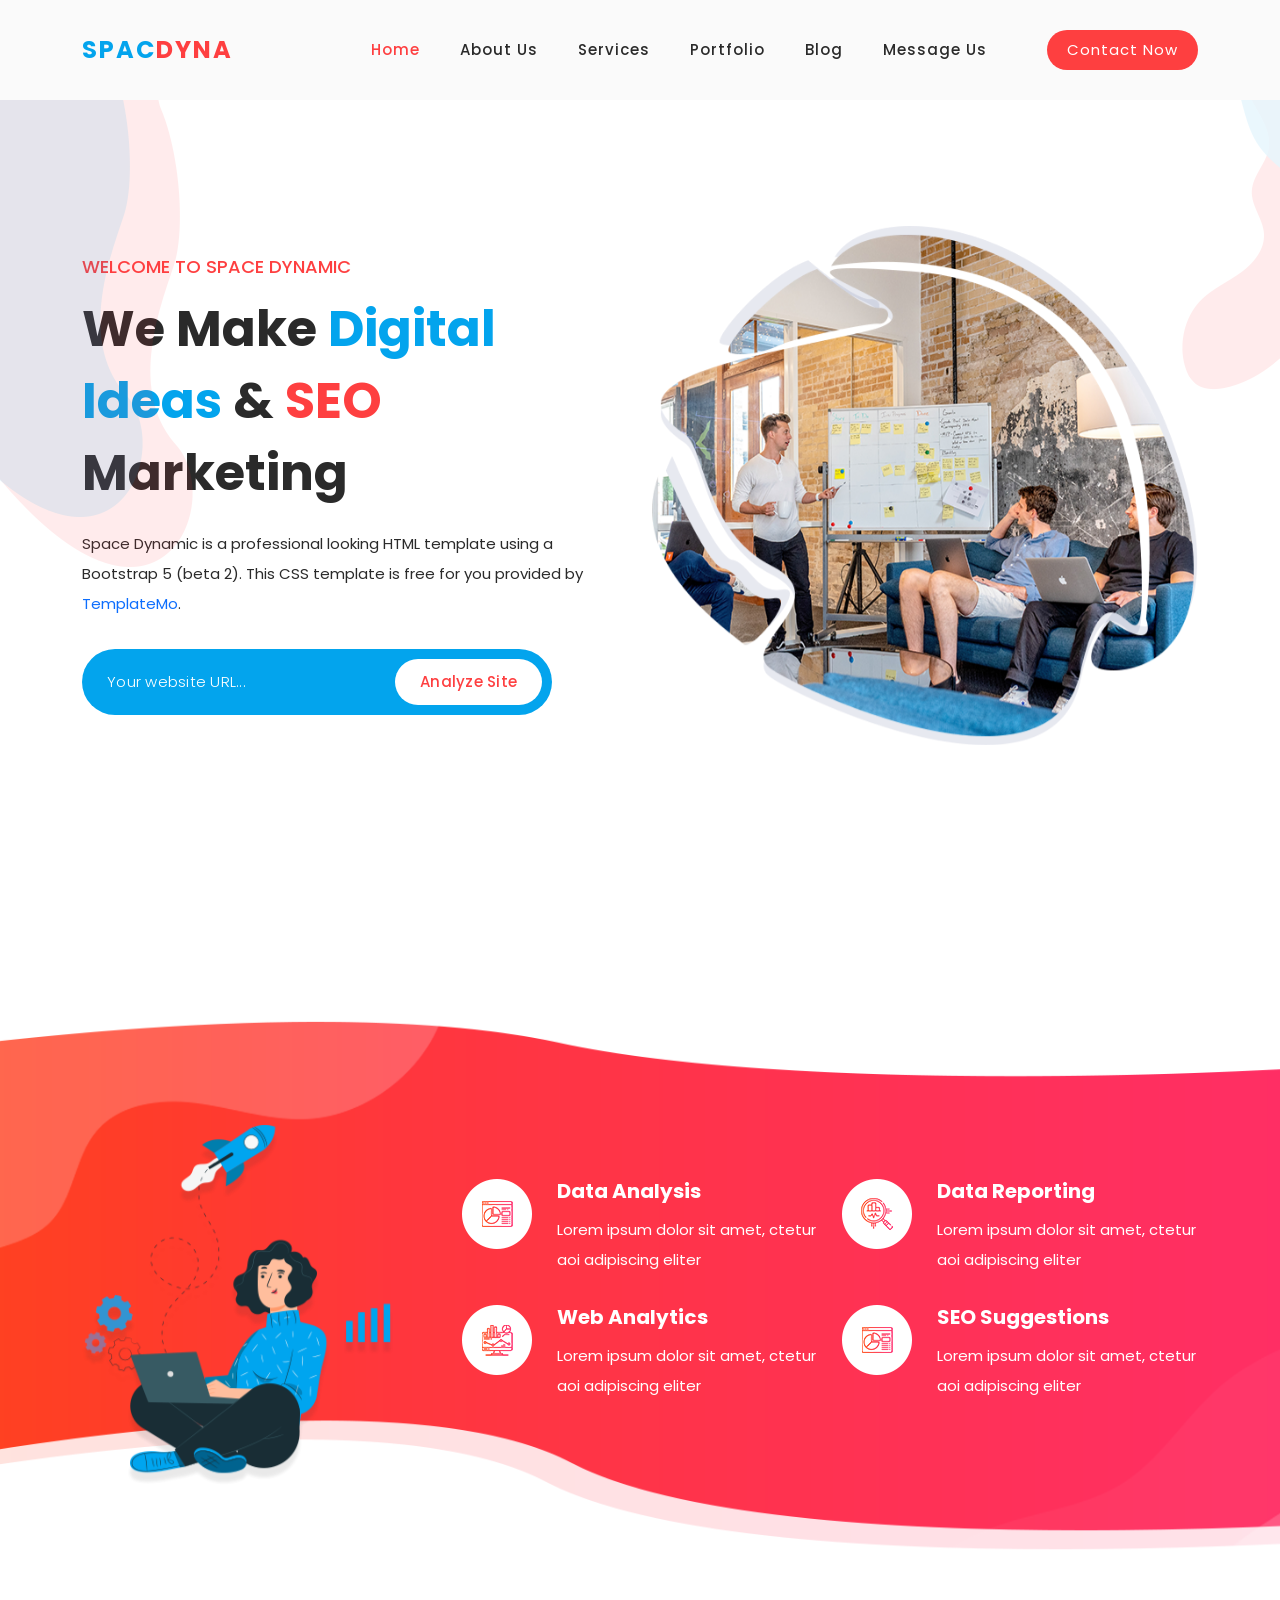
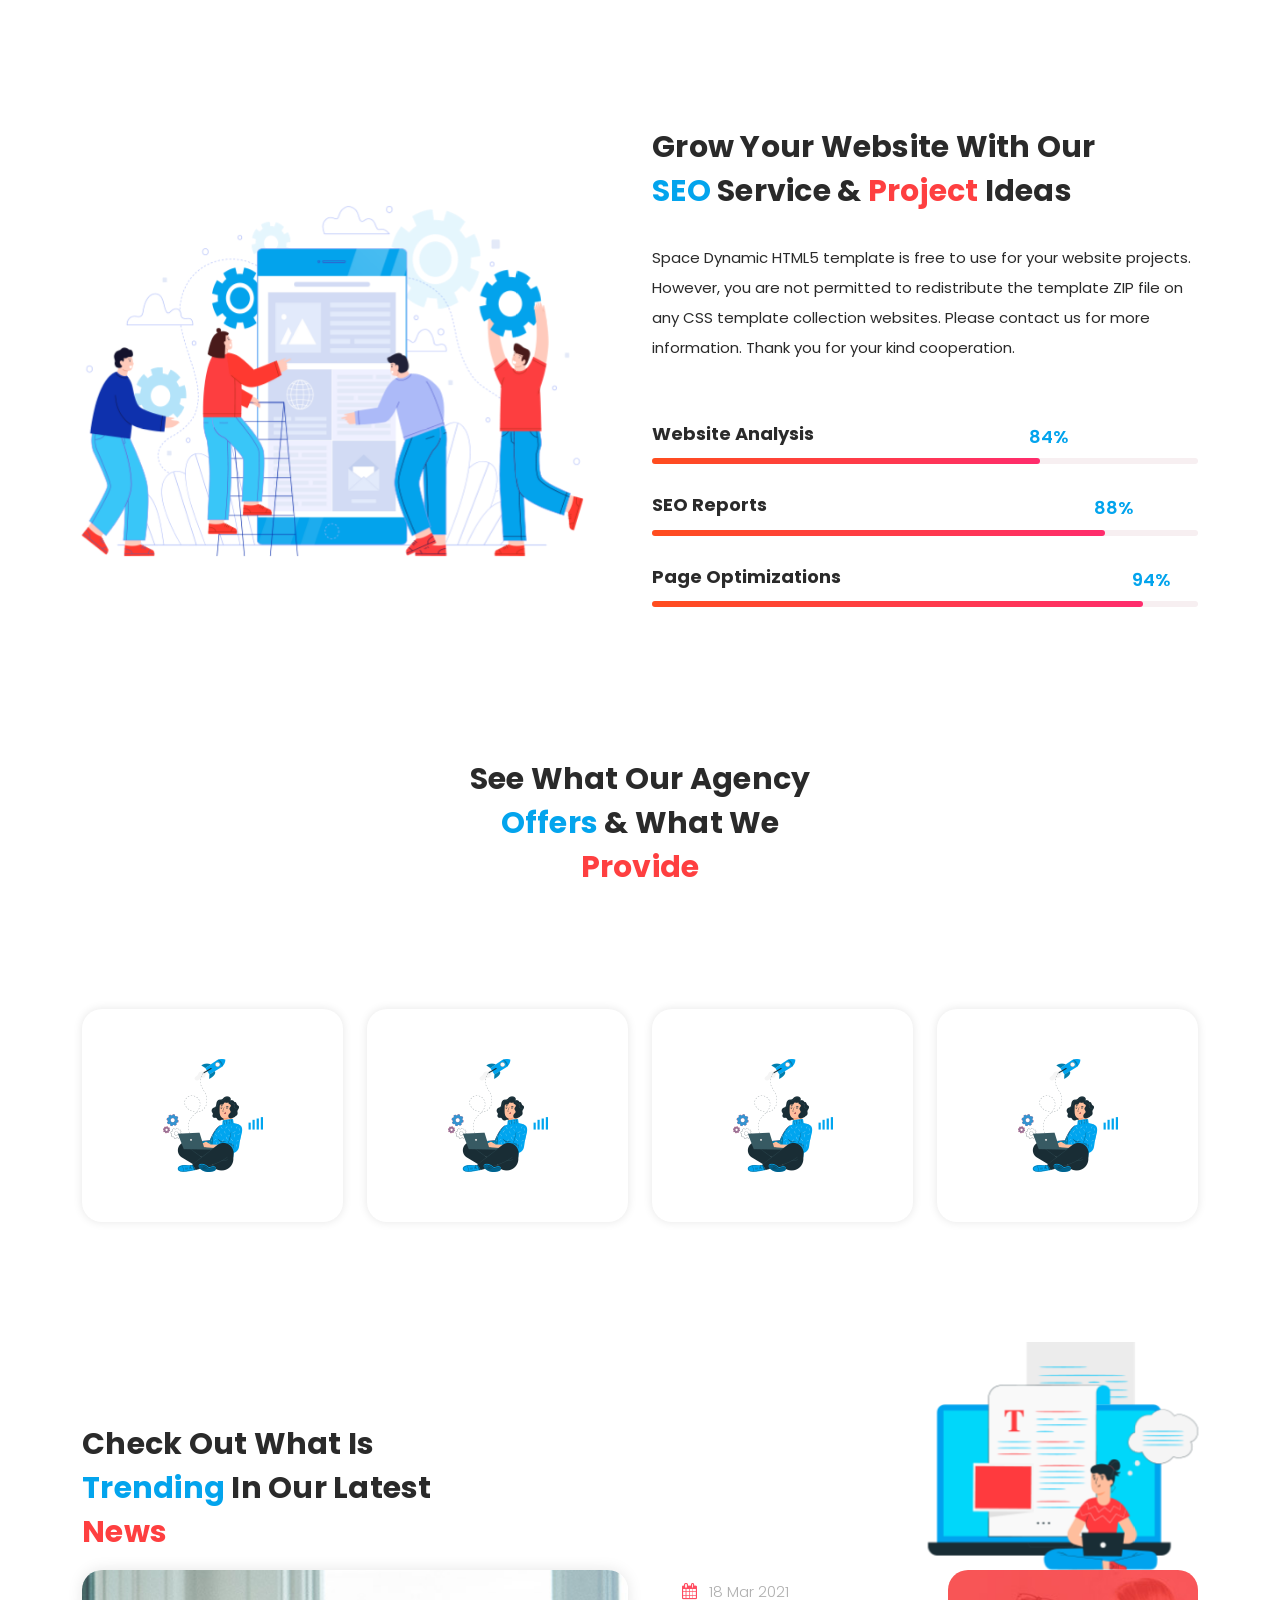
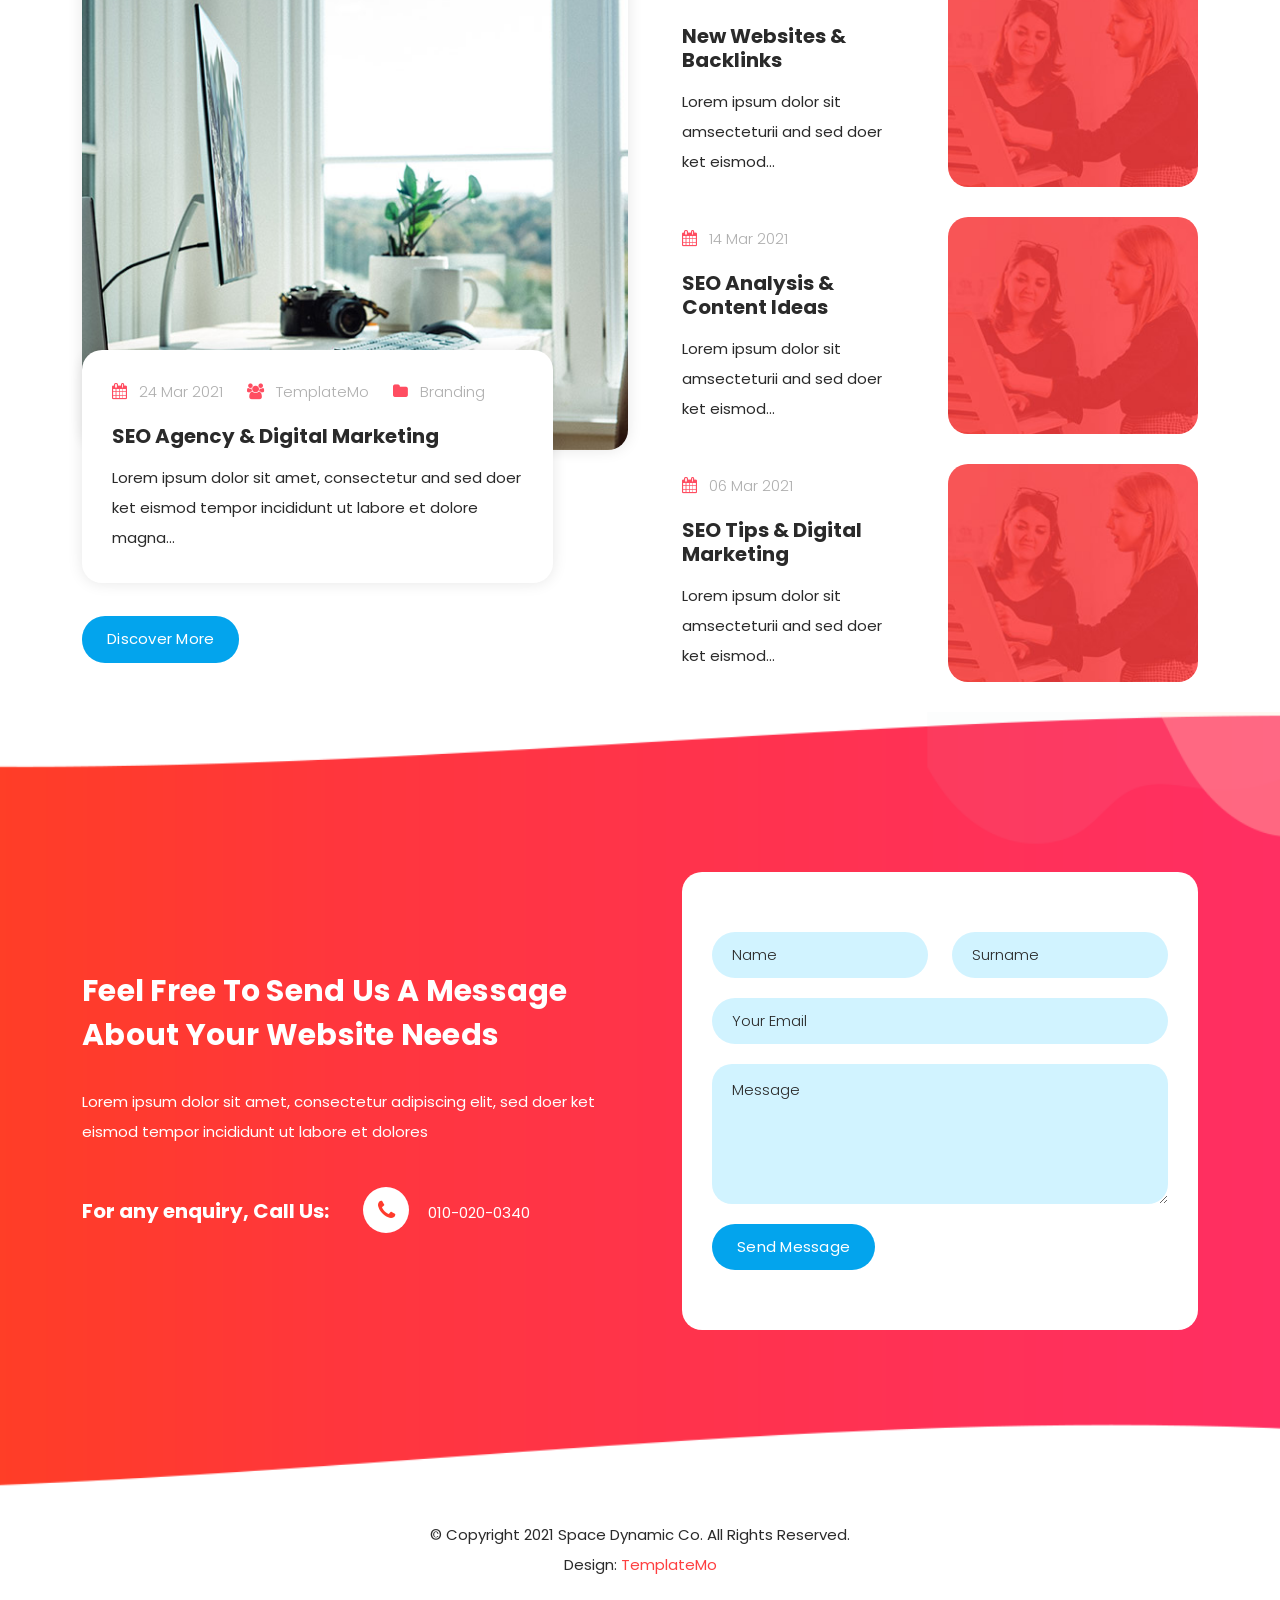
<file: demo/business6/index.html>
<!DOCTYPE html>
<html lang="en">

  <head>

    <meta charset="UTF-8">
    <meta name="viewport" content="width=device-width, initial-scale=1, shrink-to-fit=no">
    <meta name="description" content="">
    <meta name="author" content="">
    <link rel="preconnect" href="https://fonts.gstatic.com">
    <link href="https://fonts.googleapis.com/css2?family=Poppins:wght@100;200;300;400;500;600;700;800;900&display=swap" rel="stylesheet">

    <title>Space Dynamic - SEO HTML5 Template</title>

    <!-- Bootstrap core CSS -->
    <link href="vendor/bootstrap/css/bootstrap.min.css" rel="stylesheet">

    <!-- Additional CSS Files -->
    <link rel="stylesheet" href="assets/css/fontawesome.css">
    <link rel="stylesheet" href="assets/css/templatemo-space-dynamic.css">
    <link rel="stylesheet" href="assets/css/animated.css">
    <link rel="stylesheet" href="assets/css/owl.css">
<!--
    
TemplateMo 562 Space Dynamic

https://templatemo.com/tm-562-space-dynamic

-->
  </head>

<body>

  <!-- ***** Preloader Start ***** -->
  <div id="js-preloader" class="js-preloader">
    <div class="preloader-inner">
      <span class="dot"></span>
      <div class="dots">
        <span></span>
        <span></span>
        <span></span>
      </div>
    </div>
  </div>
  <!-- ***** Preloader End ***** -->

  <!-- ***** Header Area Start ***** -->
  <header class="header-area header-sticky wow slideInDown" data-wow-duration="0.75s" data-wow-delay="0s">
    <div class="container">
      <div class="row">
        <div class="col-12">
          <nav class="main-nav">
            <!-- ***** Logo Start ***** -->
            <a href="index.html" class="logo">
              <h4>Spac<span>Dyna</span></h4>
            </a>
            <!-- ***** Logo End ***** -->
            <!-- ***** Menu Start ***** -->
            <ul class="nav">
              <li class="scroll-to-section"><a href="#top" class="active">Home</a></li>
              <li class="scroll-to-section"><a href="#about">About Us</a></li>
              <li class="scroll-to-section"><a href="#services">Services</a></li>
              <li class="scroll-to-section"><a href="#portfolio">Portfolio</a></li>
              <li class="scroll-to-section"><a href="#blog">Blog</a></li> 
              <li class="scroll-to-section"><a href="#contact">Message Us</a></li> 
              <li class="scroll-to-section"><div class="main-red-button"><a href="#contact">Contact Now</a></div></li> 
            </ul>        
            <a class='menu-trigger'>
                <span>Menu</span>
            </a>
            <!-- ***** Menu End ***** -->
          </nav>
        </div>
      </div>
    </div>
  </header>
  <!-- ***** Header Area End ***** -->

  <div class="main-banner wow fadeIn" id="top" data-wow-duration="1s" data-wow-delay="0.5s">
    <div class="container">
      <div class="row">
        <div class="col-lg-12">
          <div class="row">
            <div class="col-lg-6 align-self-center">
              <div class="left-content header-text wow fadeInLeft" data-wow-duration="1s" data-wow-delay="1s">
                <h6>Welcome to Space Dynamic</h6>
                <h2>We Make <em>Digital Ideas</em> &amp; <span>SEO</span> Marketing</h2>
                <p>Space Dynamic is a professional looking HTML template using a Bootstrap 5 (beta 2). This CSS template is free for you provided by <a rel="nofollow" href="https://templatemo.com/page/1" target="_parent">TemplateMo</a>.</p>
                <form id="search" action="#" method="GET">
                  <fieldset>
                    <input type="address" name="address" class="email" placeholder="Your website URL..." autocomplete="on" required>
                  </fieldset>
                  <fieldset>
                    <button type="submit" class="main-button">Analyze Site</button>
                  </fieldset>
                </form>
              </div>
            </div>
            <div class="col-lg-6">
              <div class="right-image wow fadeInRight" data-wow-duration="1s" data-wow-delay="0.5s">
                <img src="assets/images/banner-right-image.png" alt="team meeting">
              </div>
            </div>
          </div>
        </div>
      </div>
    </div>
  </div>

  <div id="about" class="about-us section">
    <div class="container">
      <div class="row">
        <div class="col-lg-4">
          <div class="left-image wow fadeIn" data-wow-duration="1s" data-wow-delay="0.2s">
            <img src="assets/images/about-left-image.png" alt="person graphic">
          </div>
        </div>
        <div class="col-lg-8 align-self-center">
          <div class="services">
            <div class="row">
              <div class="col-lg-6">
                <div class="item wow fadeIn" data-wow-duration="1s" data-wow-delay="0.5s">
                  <div class="icon">
                    <img src="assets/images/service-icon-01.png" alt="reporting">
                  </div>
                  <div class="right-text">
                    <h4>Data Analysis</h4>
                    <p>Lorem ipsum dolor sit amet, ctetur aoi adipiscing eliter</p>
                  </div>
                </div>
              </div>
              <div class="col-lg-6">
                <div class="item wow fadeIn" data-wow-duration="1s" data-wow-delay="0.7s">
                  <div class="icon">
                    <img src="assets/images/service-icon-02.png" alt="">
                  </div>
                  <div class="right-text">
                    <h4>Data Reporting</h4>
                    <p>Lorem ipsum dolor sit amet, ctetur aoi adipiscing eliter</p>
                  </div>
                </div>
              </div>
              <div class="col-lg-6">
                <div class="item wow fadeIn" data-wow-duration="1s" data-wow-delay="0.9s">
                  <div class="icon">
                    <img src="assets/images/service-icon-03.png" alt="">
                  </div>
                  <div class="right-text">
                    <h4>Web Analytics</h4>
                    <p>Lorem ipsum dolor sit amet, ctetur aoi adipiscing eliter</p>
                  </div>
                </div>
              </div>
              <div class="col-lg-6">
                <div class="item wow fadeIn" data-wow-duration="1s" data-wow-delay="1.1s">
                  <div class="icon">
                    <img src="assets/images/service-icon-04.png" alt="">
                  </div>
                  <div class="right-text">
                    <h4>SEO Suggestions</h4>
                    <p>Lorem ipsum dolor sit amet, ctetur aoi adipiscing eliter</p>
                  </div>
                </div>
              </div>
            </div>
          </div>
        </div>
      </div>
    </div>
  </div>

  <div id="services" class="our-services section">
    <div class="container">
      <div class="row">
        <div class="col-lg-6 align-self-center  wow fadeInLeft" data-wow-duration="1s" data-wow-delay="0.2s">
          <div class="left-image">
            <img src="assets/images/services-left-image.png" alt="">
          </div>
        </div>
        <div class="col-lg-6 wow fadeInRight" data-wow-duration="1s" data-wow-delay="0.2s">
          <div class="section-heading">
            <h2>Grow your website with our <em>SEO</em> service &amp; <span>Project</span> Ideas</h2>
            <p>Space Dynamic HTML5 template is free to use for your website projects. However, you are not permitted to redistribute the template ZIP file on any CSS template collection websites. Please contact us for more information. Thank you for your kind cooperation.</p>
          </div>
          <div class="row">
            <div class="col-lg-12">
              <div class="first-bar progress-skill-bar">
                <h4>Website Analysis</h4>
                <span>84%</span>
                <div class="filled-bar"></div>
                <div class="full-bar"></div>
              </div>
            </div>
            <div class="col-lg-12">
              <div class="second-bar progress-skill-bar">
                <h4>SEO Reports</h4>
                <span>88%</span>
                <div class="filled-bar"></div>
                <div class="full-bar"></div>
              </div>
            </div>
            <div class="col-lg-12">
              <div class="third-bar progress-skill-bar">
                <h4>Page Optimizations</h4>
                <span>94%</span>
                <div class="filled-bar"></div>
                <div class="full-bar"></div>
              </div>
            </div>
          </div>
        </div>
      </div>
    </div>
  </div>

  <div id="portfolio" class="our-portfolio section">
    <div class="container">
      <div class="row">
        <div class="col-lg-6 offset-lg-3">
          <div class="section-heading  wow bounceIn" data-wow-duration="1s" data-wow-delay="0.2s">
            <h2>See What Our Agency <em>Offers</em> &amp; What We <span>Provide</span></h2>
          </div>
        </div>
      </div>
      <div class="row">
        <div class="col-lg-3 col-sm-6">
          <a href="#">
            <div class="item wow bounceInUp" data-wow-duration="1s" data-wow-delay="0.3s">
              <div class="hidden-content">
                <h4>SEO Analysis</h4>
                <p>Lorem ipsum dolor sit ameti ctetur aoi adipiscing eto.</p>
              </div>
              <div class="showed-content">
                <img src="assets/images/portfolio-image.png" alt="">
              </div>
            </div>
          </a>
        </div>
        <div class="col-lg-3 col-sm-6">
          <a href="#">
            <div class="item wow bounceInUp" data-wow-duration="1s" data-wow-delay="0.4s">
              <div class="hidden-content">
                <h4>Website Reporting</h4>
                <p>Lorem ipsum dolor sit ameti ctetur aoi adipiscing eto.</p>
              </div>
              <div class="showed-content">
                <img src="assets/images/portfolio-image.png" alt="">
              </div>
            </div>
          </a>
        </div>
        <div class="col-lg-3 col-sm-6">
          <a href="#">
            <div class="item wow bounceInUp" data-wow-duration="1s" data-wow-delay="0.5s">
              <div class="hidden-content">
                <h4>Performance Tests</h4>
                <p>Lorem ipsum dolor sit ameti ctetur aoi adipiscing eto.</p>
              </div>
              <div class="showed-content">
                <img src="assets/images/portfolio-image.png" alt="">
              </div>
            </div>
          </a>
        </div>
        <div class="col-lg-3 col-sm-6">
          <a href="#">
            <div class="item wow bounceInUp" data-wow-duration="1s" data-wow-delay="0.6s">
              <div class="hidden-content">
                <h4>Data Analysis</h4>
                <p>Lorem ipsum dolor sit ameti ctetur aoi adipiscing eto.</p>
              </div>
              <div class="showed-content">
                <img src="assets/images/portfolio-image.png" alt="">
              </div>
            </div>
          </a>
        </div>
      </div>
    </div>
  </div>

  <div id="blog" class="our-blog section">
    <div class="container">
      <div class="row">
        <div class="col-lg-6 wow fadeInDown" data-wow-duration="1s" data-wow-delay="0.25s">
          <div class="section-heading">
            <h2>Check Out What Is <em>Trending</em> In Our Latest <span>News</span></h2>
          </div>
        </div>
        <div class="col-lg-6 wow fadeInDown" data-wow-duration="1s" data-wow-delay="0.25s">
          <div class="top-dec">
            <img src="assets/images/blog-dec.png" alt="">
          </div>
        </div>
      </div>
      <div class="row">
        <div class="col-lg-6 wow fadeInUp" data-wow-duration="1s" data-wow-delay="0.25s">
          <div class="left-image">
            <a href="#"><img src="assets/images/big-blog-thumb.jpg" alt="Workspace Desktop"></a>
            <div class="info">
              <div class="inner-content">
                <ul>
                  <li><i class="fa fa-calendar"></i> 24 Mar 2021</li>
                  <li><i class="fa fa-users"></i> TemplateMo</li>
                  <li><i class="fa fa-folder"></i> Branding</li>
                </ul>
                <a href="#"><h4>SEO Agency &amp; Digital Marketing</h4></a>
                <p>Lorem ipsum dolor sit amet, consectetur and sed doer ket eismod tempor incididunt ut labore et dolore magna...</p>
                <div class="main-blue-button">
                  <a href="#">Discover More</a>
                </div>
              </div>
            </div>
          </div>
        </div>
        <div class="col-lg-6 wow fadeInUp" data-wow-duration="1s" data-wow-delay="0.25s">
          <div class="right-list">
            <ul>
              <li>
                <div class="left-content align-self-center">
                  <span><i class="fa fa-calendar"></i> 18 Mar 2021</span>
                  <a href="#"><h4>New Websites &amp; Backlinks</h4></a>
                  <p>Lorem ipsum dolor sit amsecteturii and sed doer ket eismod...</p>
                </div>
                <div class="right-image">
                  <a href="#"><img src="assets/images/blog-thumb-01.jpg" alt=""></a>
                </div>
              </li>
              <li>
                <div class="left-content align-self-center">
                  <span><i class="fa fa-calendar"></i> 14 Mar 2021</span>
                  <a href="#"><h4>SEO Analysis &amp; Content Ideas</h4></a>
                  <p>Lorem ipsum dolor sit amsecteturii and sed doer ket eismod...</p>
                </div>
                <div class="right-image">
                  <a href="#"><img src="assets/images/blog-thumb-01.jpg" alt=""></a>
                </div>
              </li>
              <li>
                <div class="left-content align-self-center">
                  <span><i class="fa fa-calendar"></i> 06 Mar 2021</span>
                  <a href="#"><h4>SEO Tips &amp; Digital Marketing</h4></a>
                  <p>Lorem ipsum dolor sit amsecteturii and sed doer ket eismod...</p>
                </div>
                <div class="right-image">
                  <a href="#"><img src="assets/images/blog-thumb-01.jpg" alt=""></a>
                </div>
              </li>
            </ul>
          </div>
        </div>
      </div>
    </div>
  </div>

  <div id="contact" class="contact-us section">
    <div class="container">
      <div class="row">
        <div class="col-lg-6 align-self-center wow fadeInLeft" data-wow-duration="0.5s" data-wow-delay="0.25s">
          <div class="section-heading">
            <h2>Feel Free To Send Us a Message About Your Website Needs</h2>
            <p>Lorem ipsum dolor sit amet, consectetur adipiscing elit, sed doer ket eismod tempor incididunt ut labore et dolores</p>
            <div class="phone-info">
              <h4>For any enquiry, Call Us: <span><i class="fa fa-phone"></i> <a href="#">010-020-0340</a></span></h4>
            </div>
          </div>
        </div>
        <div class="col-lg-6 wow fadeInRight" data-wow-duration="0.5s" data-wow-delay="0.25s">
          <form id="contact" action="" method="post">
            <div class="row">
              <div class="col-lg-6">
                <fieldset>
                  <input type="name" name="name" id="name" placeholder="Name" autocomplete="on" required>
                </fieldset>
              </div>
              <div class="col-lg-6">
                <fieldset>
                  <input type="surname" name="surname" id="surname" placeholder="Surname" autocomplete="on" required>
                </fieldset>
              </div>
              <div class="col-lg-12">
                <fieldset>
                  <input type="text" name="email" id="email" pattern="[^ @]*@[^ @]*" placeholder="Your Email" required="">
                </fieldset>
              </div>
              <div class="col-lg-12">
                <fieldset>
                  <textarea name="message" type="text" class="form-control" id="message" placeholder="Message" required=""></textarea>  
                </fieldset>
              </div>
              <div class="col-lg-12">
                <fieldset>
                  <button type="submit" id="form-submit" class="main-button ">Send Message</button>
                </fieldset>
              </div>
            </div>
            <div class="contact-dec">
              <img src="assets/images/contact-decoration.png" alt="">
            </div>
          </form>
        </div>
      </div>
    </div>
  </div>

  <footer>
    <div class="container">
      <div class="row">
        <div class="col-lg-12 wow fadeIn" data-wow-duration="1s" data-wow-delay="0.25s">
          <p>© Copyright 2021 Space Dynamic Co. All Rights Reserved. 
          
          <br>Design: <a rel="nofollow" href="https://templatemo.com">TemplateMo</a></p>
        </div>
      </div>
    </div>
  </footer>
  <!-- Scripts -->
  <script src="vendor/jquery/jquery.min.js"></script>
  <script src="vendor/bootstrap/js/bootstrap.bundle.min.js"></script>
  <script src="assets/js/owl-carousel.js"></script>
  <script src="assets/js/animation.js"></script>
  <script src="assets/js/imagesloaded.js"></script>
  <script src="assets/js/templatemo-custom.js"></script>

</body>
</html>
</file>
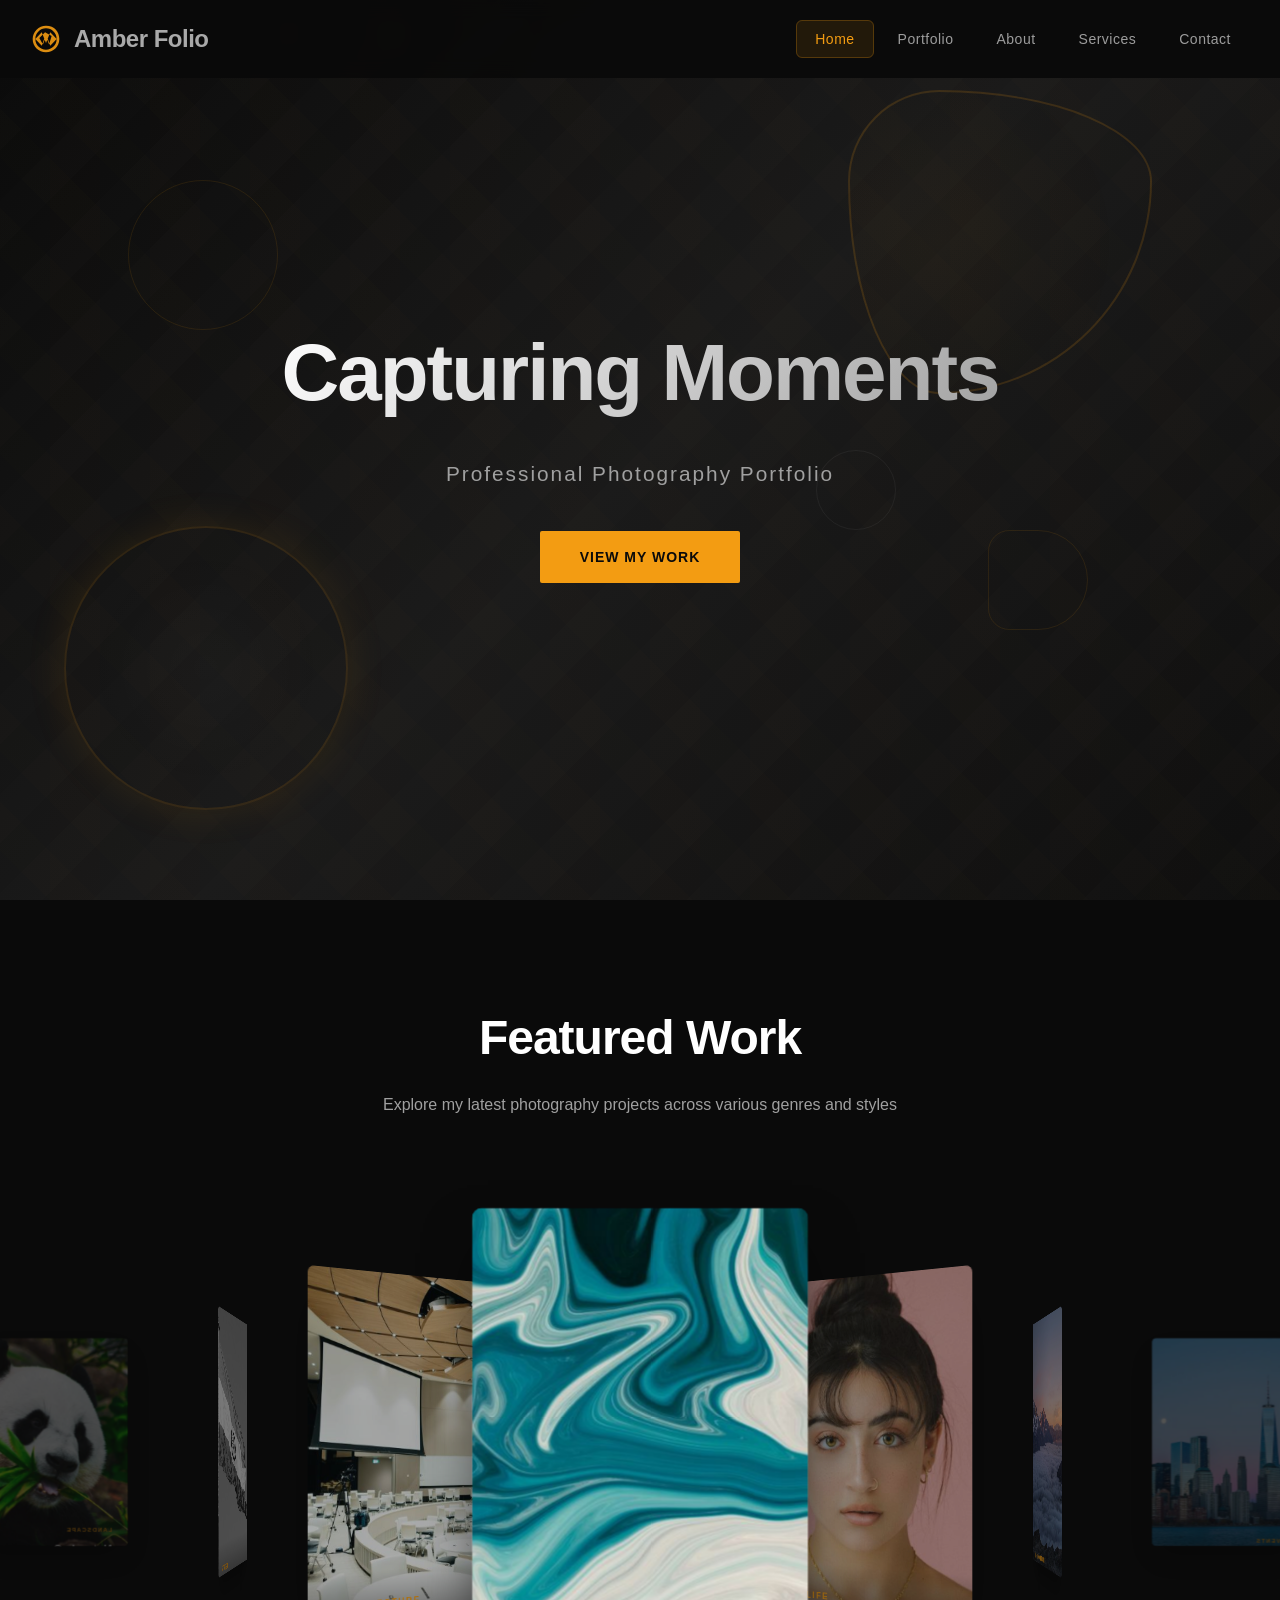
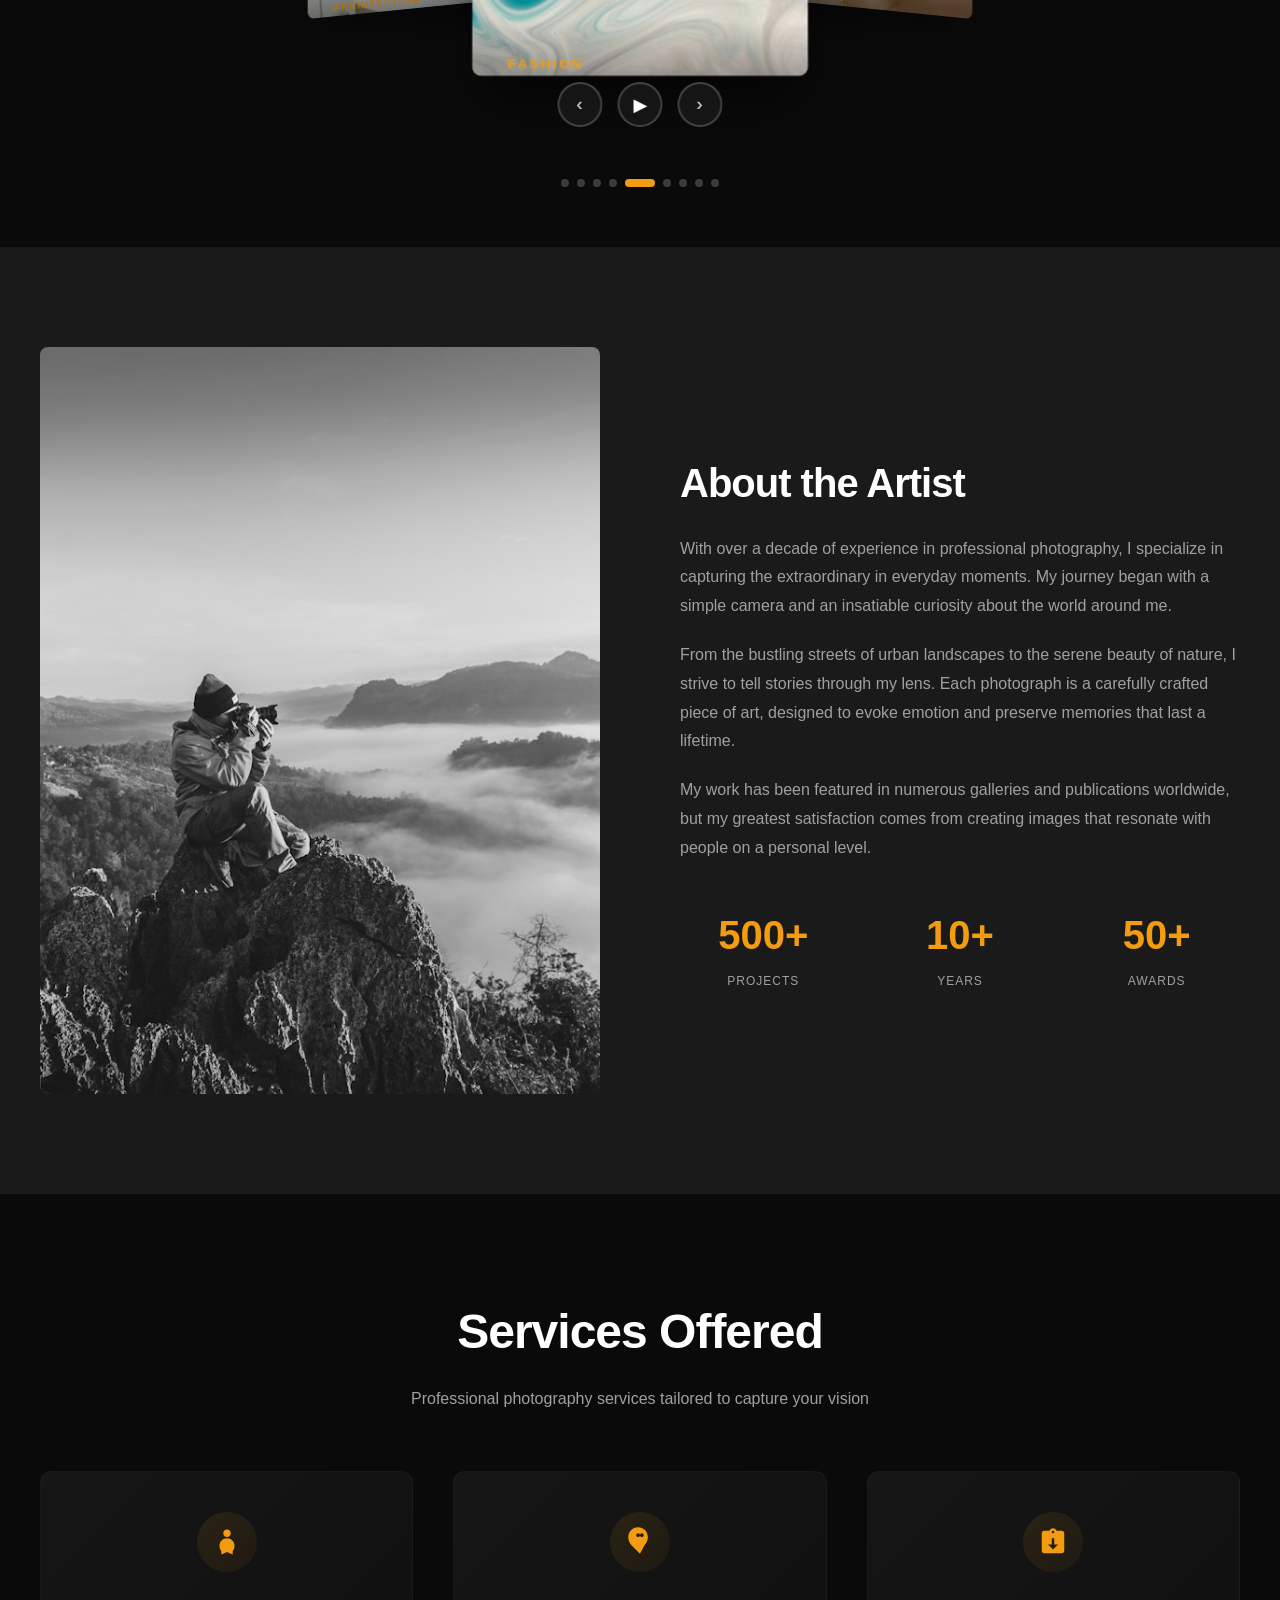
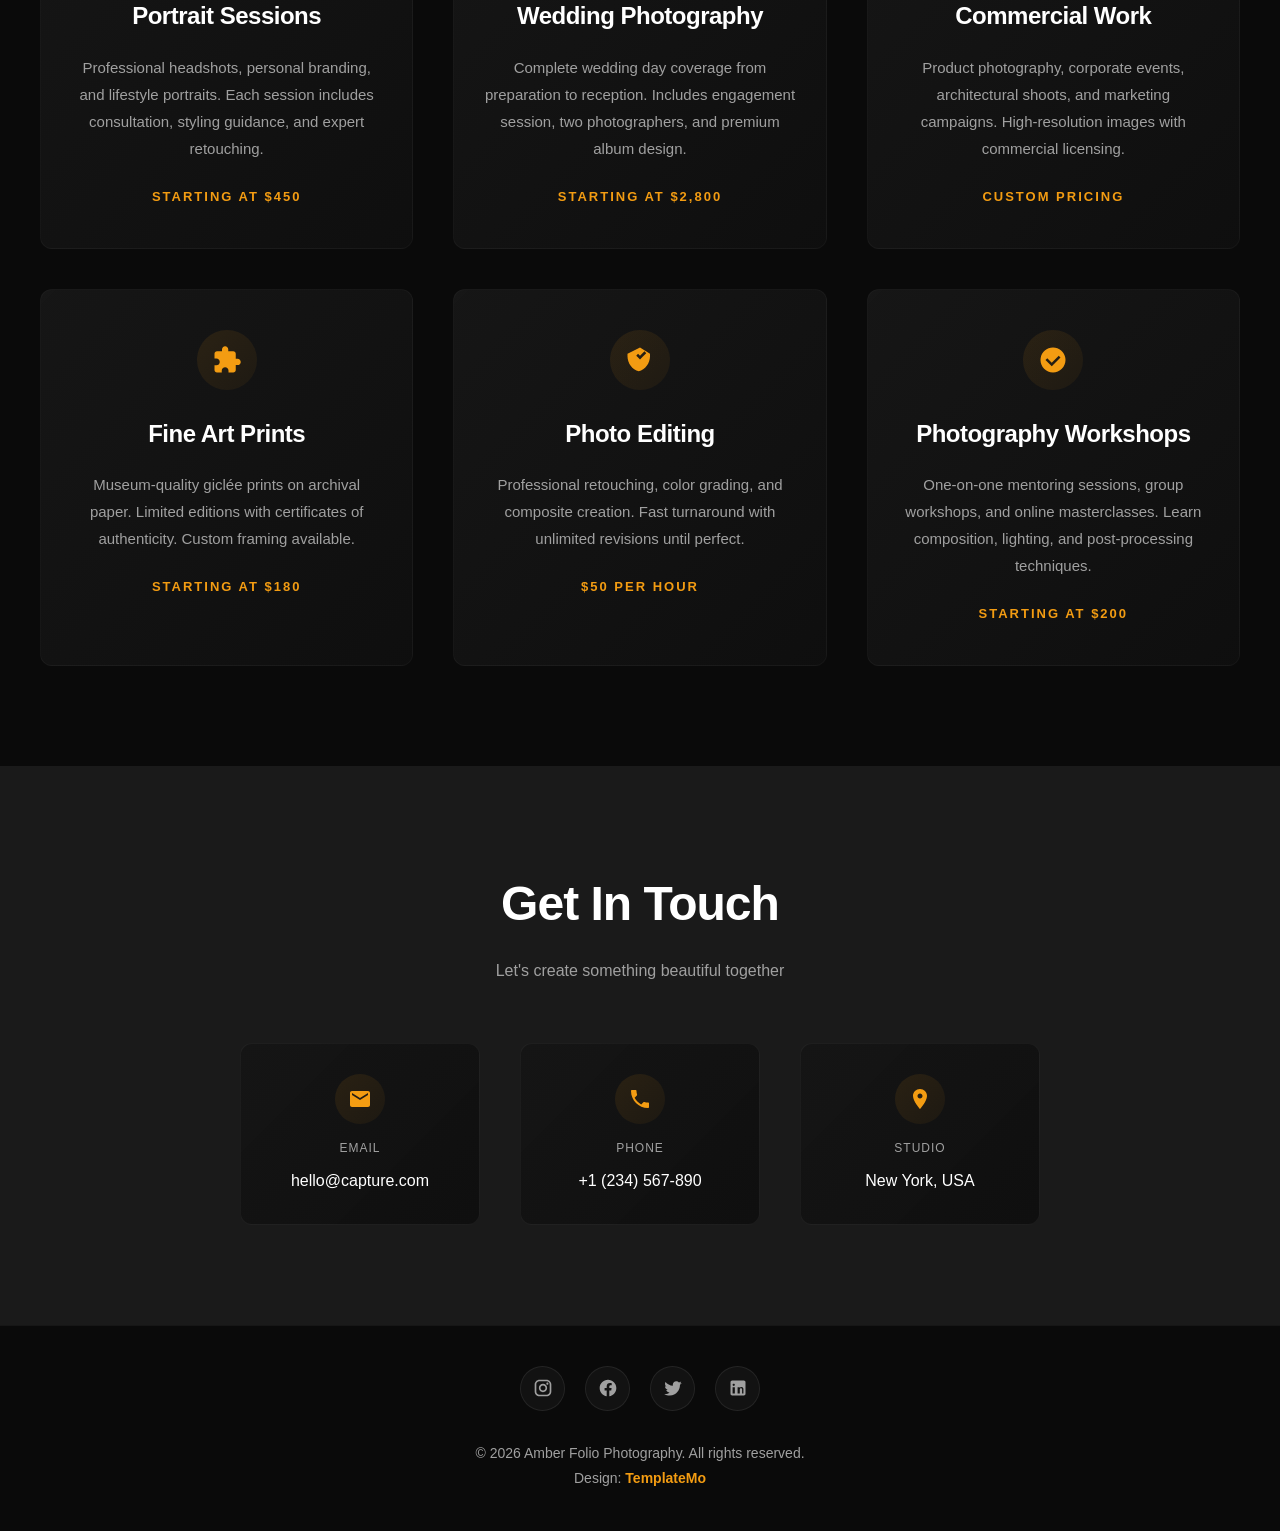
<file: demo/business7/index.html>
<!DOCTYPE html>
<html lang="en">
<head>
    <meta charset="UTF-8">
    <meta name="viewport" content="width=device-width, initial-scale=1.0">
    <title>Amber Folio Dark Photography Portfolio by TemplateMo</title>
    <link rel="stylesheet" href="templatemo-amber-folio.css">
<!--

TemplateMo 615 Amber Folio

https://templatemo.com/tm-615-amber-folio

-->
</head>
<body>
    <!-- Loading Screen -->
    <div class="loading-screen" id="loadingScreen">
        <div class="loader"></div>
    </div>

    <!-- Header Navigation -->
    <header id="header">
        <nav>
            <a href="#home" class="logo">
                <svg viewBox="0 0 24 24" xmlns="http://www.w3.org/2000/svg">
                    <path d="M12 20C16.4 20 20 16.4 20 12C20 7.6 16.4 4 12 4C7.6 4 4 7.6 4 12C4 16.4 7.6 20 12 20M12 2C18.5 2 22 6.5 22 12C22 17.5 17.5 22 12 22C6.5 22 2 17.5 2 12C2 6.5 6.5 2 12 2M14.3 16.2L12 10L9.7 16.2L7 11.3L11.3 7L16.2 9.7L14.3 16.2M8.8 17L12 8L15.2 17L20 12L15.2 7L12 15L8.8 7L4 12L8.8 17Z"/>
                </svg>
                Amber Folio
            </a>
            <ul class="nav-menu" id="navMenu">
                <li><a href="#home">Home</a></li>
                <li><a href="#portfolio">Portfolio</a></li>
                <li><a href="#about">About</a></li>
                <li><a href="#services">Services</a></li>
                <li><a href="#contact">Contact</a></li>
            </ul>
            <div class="menu-toggle" id="menuToggle">
                <span></span>
                <span></span>
                <span></span>
            </div>
        </nav>
    </header>

    <!-- Hero Section -->
    <section class="hero-section" id="home">
        <div class="hero-bg"></div>
        <div class="hero-shapes">
            <div class="floating-accent accent-1"></div>
            <div class="floating-accent accent-2"></div>
            <div class="floating-accent accent-3"></div>
        </div>
        <div class="hero-content reveal">
            <h1 class="hero-title">Capturing Moments</h1>
            <p class="hero-subtitle">Professional Photography Portfolio</p>
            <a href="#portfolio" class="cta-button">View My Work</a>
        </div>
    </section>

    <!-- Portfolio Section with Coverflow -->
    <section class="portfolio-section" id="portfolio">
        <div class="section-header reveal">
            <h2 class="section-title">Featured Work</h2>
            <p class="section-subtitle">Explore my latest photography projects across various genres and styles</p>
        </div>

        <div class="coverflow-wrapper">
            <div class="coverflow-container" id="coverflowContainer">
                <!-- Portrait Photography -->
                <div class="coverflow-item" data-index="0">
                    <img src="images/templatemo-amber-folio-01.jpg" alt="Portrait Photography" class="portfolio-image">
                    <div class="portfolio-overlay">
                        <div class="portfolio-category">Portrait</div>
                        <h3 class="portfolio-title">Human Stories</h3>
                        <p class="portfolio-description">Capturing authentic emotions and personalities</p>
                    </div>
                </div>

                <!-- Landscape Photography -->
                <div class="coverflow-item" data-index="1">
                    <img src="images/templatemo-amber-folio-02.jpg" alt="Landscape Photography" class="portfolio-image">
                    <div class="portfolio-overlay">
                        <div class="portfolio-category">Landscape</div>
                        <h3 class="portfolio-title">Nature's Canvas</h3>
                        <p class="portfolio-description">Breathtaking vistas and natural wonders</p>
                    </div>
                </div>

                <!-- Street Photography -->
                <div class="coverflow-item" data-index="2">
                    <img src="images/templatemo-amber-folio-03.jpg" alt="Street Photography" class="portfolio-image">
                    <div class="portfolio-overlay">
                        <div class="portfolio-category">Street</div>
                        <h3 class="portfolio-title">Urban Life</h3>
                        <p class="portfolio-description">Candid moments in city environments</p>
                    </div>
                </div>

                <!-- Architecture Photography -->
                <div class="coverflow-item" data-index="3">
                    <img src="images/templatemo-amber-folio-04.jpg" alt="Architecture Photography" class="portfolio-image">
                    <div class="portfolio-overlay">
                        <div class="portfolio-category">Architecture</div>
                        <h3 class="portfolio-title">Structural Beauty</h3>
                        <p class="portfolio-description">Modern lines and timeless designs</p>
                    </div>
                </div>

                <!-- Fashion Photography -->
                <div class="coverflow-item" data-index="4">
                    <img src="images/templatemo-amber-folio-05.jpg" alt="Fashion Photography" class="portfolio-image">
                    <div class="portfolio-overlay">
                        <div class="portfolio-category">Fashion</div>
                        <h3 class="portfolio-title">Style & Elegance</h3>
                        <p class="portfolio-description">High fashion and editorial shoots</p>
                    </div>
                </div>

                <!-- Wildlife Photography -->
                <div class="coverflow-item" data-index="5">
                    <img src="images/templatemo-amber-folio-06.jpg" alt="Wildlife Photography" class="portfolio-image">
                    <div class="portfolio-overlay">
                        <div class="portfolio-category">Wildlife</div>
                        <h3 class="portfolio-title">Wild Kingdom</h3>
                        <p class="portfolio-description">Nature's magnificent creatures</p>
                    </div>
                </div>

                <!-- Black & White Photography -->
                <div class="coverflow-item" data-index="6">
                    <img src="images/templatemo-amber-folio-07.jpg" alt="Black and White Photography" class="portfolio-image">
                    <div class="portfolio-overlay">
                        <div class="portfolio-category">Monochrome</div>
                        <h3 class="portfolio-title">Timeless Classics</h3>
                        <p class="portfolio-description">The art of black and white</p>
                    </div>
                </div>

                <!-- Event Photography -->
                <div class="coverflow-item" data-index="7">
                    <img src="images/templatemo-amber-folio-08.jpg" alt="Event Photography" class="portfolio-image">
                    <div class="portfolio-overlay">
                        <div class="portfolio-category">Events</div>
                        <h3 class="portfolio-title">Special Moments</h3>
                        <p class="portfolio-description">Weddings and celebrations</p>
                    </div>
                </div>

                <!-- Abstract Photography -->
                <div class="coverflow-item" data-index="8">
                    <img src="images/templatemo-amber-folio-09.jpg" alt="Abstract Photography" class="portfolio-image">
                    <div class="portfolio-overlay">
                        <div class="portfolio-category">Abstract</div>
                        <h3 class="portfolio-title">Creative Vision</h3>
                        <p class="portfolio-description">Artistic and experimental works</p>
                    </div>
                </div>
            </div>

            <!-- Navigation Controls -->
            <div class="coverflow-controls">
                <button class="control-btn" id="prevBtn">‹</button>
                <button class="control-btn" id="playPauseBtn">▶</button>
                <button class="control-btn" id="nextBtn">›</button>
            </div>

            <!-- Indicators -->
            <div class="indicators" id="indicators">
                <div class="indicator active" data-index="0"></div>
                <div class="indicator" data-index="1"></div>
                <div class="indicator" data-index="2"></div>
                <div class="indicator" data-index="3"></div>
                <div class="indicator" data-index="4"></div>
                <div class="indicator" data-index="5"></div>
                <div class="indicator" data-index="6"></div>
                <div class="indicator" data-index="7"></div>
                <div class="indicator" data-index="8"></div>
            </div>
        </div>
    </section>

    <!-- About Section -->
    <section class="about-section" id="about">
        <div class="about-container reveal">
            <div class="about-image">
                <img src="images/templatemo-about-artist.jpg" alt="Photographer">
            </div>
            <div class="about-content">
                <h2>About the Artist</h2>
                <p>With over a decade of experience in professional photography, I specialize in capturing the extraordinary in everyday moments. My journey began with a simple camera and an insatiable curiosity about the world around me.</p>
                <p>From the bustling streets of urban landscapes to the serene beauty of nature, I strive to tell stories through my lens. Each photograph is a carefully crafted piece of art, designed to evoke emotion and preserve memories that last a lifetime.</p>
                <p>My work has been featured in numerous galleries and publications worldwide, but my greatest satisfaction comes from creating images that resonate with people on a personal level.</p>
                
                <div class="stats">
                    <div class="stat-item">
                        <div class="stat-number">500+</div>
                        <div class="stat-label">Projects</div>
                    </div>
                    <div class="stat-item">
                        <div class="stat-number">10+</div>
                        <div class="stat-label">Years</div>
                    </div>
                    <div class="stat-item">
                        <div class="stat-number">50+</div>
                        <div class="stat-label">Awards</div>
                    </div>
                </div>
            </div>
        </div>
    </section>

    <!-- Services Section -->
    <section class="services-section" id="services">
        <div class="services-container">
            <div class="section-header reveal">
                <h2 class="section-title">Services Offered</h2>
                <p class="section-subtitle">Professional photography services tailored to capture your vision</p>
            </div>

            <div class="services-grid reveal">
                <div class="service-card">
                    <div class="service-icon">
                        <svg viewBox="0 0 24 24" xmlns="http://www.w3.org/2000/svg">
                            <path d="M12 2C10.34 2 9 3.34 9 5C9 6.66 10.34 8 12 8C13.66 8 15 6.66 15 5C15 3.34 13.66 2 12 2ZM12 9C8.69 9 6 11.69 6 15C6 16.66 6.56 18.17 7.5 19.32V22L12 20L16.5 22V19.32C17.44 18.17 18 16.66 18 15C18 11.69 15.31 9 12 9Z"/>
                        </svg>
                    </div>
                    <h3 class="service-title">Portrait Sessions</h3>
                    <p class="service-description">Professional headshots, personal branding, and lifestyle portraits. Each session includes consultation, styling guidance, and expert retouching.</p>
                    <div class="service-price">Starting at $450</div>
                </div>

                <div class="service-card">
                    <div class="service-icon">
                        <svg viewBox="0 0 24 24" xmlns="http://www.w3.org/2000/svg">
                            <path d="M12 6.5C12 5.67 11.33 5 10.5 5S9 5.67 9 6.5 9.67 8 10.5 8 12 7.33 12 6.5M13.5 5C12.67 5 12 5.67 12 6.5S12.67 8 13.5 8 15 7.33 15 6.5 14.33 5 13.5 5M12 21.35L5.35 14.7C3.58 12.93 2.61 10.54 2.61 8.04C2.61 3.74 6.05 0.25 10.36 0.21C14.72 0.17 18.29 3.69 18.29 8C18.29 10.53 17.34 12.88 15.58 14.65L12 21.35Z"/>
                        </svg>
                    </div>
                    <h3 class="service-title">Wedding Photography</h3>
                    <p class="service-description">Complete wedding day coverage from preparation to reception. Includes engagement session, two photographers, and premium album design.</p>
                    <div class="service-price">Starting at $2,800</div>
                </div>

                <div class="service-card">
                    <div class="service-icon">
                        <svg viewBox="0 0 24 24" xmlns="http://www.w3.org/2000/svg">
                            <path d="M19 3H14.82C14.4 1.84 13.3 1 12 1S9.6 1.84 9.18 3H5C3.9 3 3 3.9 3 5V19C3 20.1 3.9 21 5 21H19C20.1 21 21 20.1 21 19V5C21 3.9 20.1 3 19 3ZM12 3C12.55 3 13 3.45 13 4S12.55 5 12 5 11 4.55 11 4 11.45 3 12 3ZM12 18L8 14H11V9H13V14H16L12 18Z"/>
                        </svg>
                    </div>
                    <h3 class="service-title">Commercial Work</h3>
                    <p class="service-description">Product photography, corporate events, architectural shoots, and marketing campaigns. High-resolution images with commercial licensing.</p>
                    <div class="service-price">Custom Pricing</div>
                </div>

                <div class="service-card">
                    <div class="service-icon">
                        <svg viewBox="0 0 24 24" xmlns="http://www.w3.org/2000/svg">
                            <path d="M20.5 11H19V7C19 5.9 18.1 5 17 5H13V3.5C13 2.12 11.88 1 10.5 1S8 2.12 8 3.5V5H4C2.9 5 2 5.9 2 7V10.8H3.5C4.99 10.8 6.2 12.01 6.2 13.5S4.99 16.2 3.5 16.2H2V20C2 21.1 2.9 22 4 22H7.8V20.5C7.8 19.01 9.01 17.8 10.5 17.8S13.2 19.01 13.2 20.5V22H17C18.1 22 19 21.1 19 20V16H20.5C21.88 16 23 14.88 23 13.5S21.88 11 20.5 11Z"/>
                        </svg>
                    </div>
                    <h3 class="service-title">Fine Art Prints</h3>
                    <p class="service-description">Museum-quality giclée prints on archival paper. Limited editions with certificates of authenticity. Custom framing available.</p>
                    <div class="service-price">Starting at $180</div>
                </div>

                <div class="service-card">
                    <div class="service-icon">
                        <svg viewBox="0 0 24 24" xmlns="http://www.w3.org/2000/svg">
                            <path d="M12 2L2 7V9C2 14.55 5.84 19.74 11 21C16.16 19.74 20 14.55 20 9V7L12 2ZM12 11.5L9 8.5L10.41 7.09L12 8.67L15.59 5.09L17 6.5L12 11.5Z"/>
                        </svg>
                    </div>
                    <h3 class="service-title">Photo Editing</h3>
                    <p class="service-description">Professional retouching, color grading, and composite creation. Fast turnaround with unlimited revisions until perfect.</p>
                    <div class="service-price">$50 per hour</div>
                </div>

                <div class="service-card">
                    <div class="service-icon">
                        <svg viewBox="0 0 24 24" xmlns="http://www.w3.org/2000/svg">
                            <path d="M12 2C6.48 2 2 6.48 2 12S6.48 22 12 22 22 17.52 22 12 17.52 2 12 2ZM11 17L6 12L7.41 10.59L11 14.17L16.59 8.59L18 10L11 17Z"/>
                        </svg>
                    </div>
                    <h3 class="service-title">Photography Workshops</h3>
                    <p class="service-description">One-on-one mentoring sessions, group workshops, and online masterclasses. Learn composition, lighting, and post-processing techniques.</p>
                    <div class="service-price">Starting at $200</div>
                </div>
            </div>
        </div>
    </section>

    <!-- Contact Section -->
    <section class="contact-section" id="contact">
        <div class="contact-container">
            <div class="section-header reveal">
                <h2 class="section-title">Get In Touch</h2>
                <p class="section-subtitle">Let's create something beautiful together</p>
            </div>

            <div class="contact-info reveal">
                <a href="mailto:hello@capture.com" class="contact-item">
                    <div class="contact-icon">
                        <svg viewBox="0 0 24 24" xmlns="http://www.w3.org/2000/svg">
                            <path d="M20 4H4C2.9 4 2 4.9 2 6V18C2 19.1 2.9 20 4 20H20C21.1 20 22 19.1 22 18V6C22 4.9 21.1 4 20 4ZM20 8L12 13L4 8V6L12 11L20 6V8Z"/>
                        </svg>
                    </div>
                    <div class="contact-label">Email</div>
                    <div class="contact-value">hello@capture.com</div>
                </a>

                <a href="tel:+1234567890" class="contact-item">
                    <div class="contact-icon">
                        <svg viewBox="0 0 24 24" xmlns="http://www.w3.org/2000/svg">
                            <path d="M6.62 10.79C8.06 13.62 10.38 15.94 13.21 17.38L15.41 15.18C15.69 14.9 16.08 14.82 16.43 14.93C17.55 15.3 18.75 15.5 20 15.5C20.55 15.5 21 15.95 21 16.5V20C21 20.55 20.55 21 20 21C10.61 21 3 13.39 3 4C3 3.45 3.45 3 4 3H7.5C8.05 3 8.5 3.45 8.5 4C8.5 5.25 8.7 6.45 9.07 7.57C9.18 7.92 9.1 8.31 8.82 8.59L6.62 10.79Z"/>
                        </svg>
                    </div>
                    <div class="contact-label">Phone</div>
                    <div class="contact-value">+1 (234) 567-890</div>
                </a>

                <a href="https://maps.google.com/?q=New+York+USA" target="_blank" rel="noopener" class="contact-item">
                    <div class="contact-icon">
                        <svg viewBox="0 0 24 24" xmlns="http://www.w3.org/2000/svg">
                            <path d="M12 2C8.13 2 5 5.13 5 9C5 14.25 12 22 12 22S19 14.25 19 9C19 5.13 15.87 2 12 2ZM12 11.5C10.62 11.5 9.5 10.38 9.5 9S10.62 6.5 12 6.5S14.5 7.62 14.5 9S13.38 11.5 12 11.5Z"/>
                        </svg>
                    </div>
                    <div class="contact-label">Studio</div>
                    <div class="contact-value">New York, USA</div>
                </a>
            </div>
        </div>
    </section>

    <!-- Footer -->
    <footer>
        <div class="footer-content">
            <div class="social-links">
                <a href="https://instagram.com" target="_blank" rel="noopener" class="social-link" aria-label="Instagram">
                    <svg viewBox="0 0 24 24" xmlns="http://www.w3.org/2000/svg">
                        <path d="M7.8 2H16.2C19.4 2 22 4.6 22 7.8V16.2C22 19.4 19.4 22 16.2 22H7.8C4.6 22 2 19.4 2 16.2V7.8C2 4.6 4.6 2 7.8 2M7.6 4C5.61 4 4 5.61 4 7.6V16.4C4 18.39 5.61 20 7.6 20H16.4C18.39 20 20 18.39 20 16.4V7.6C20 5.61 18.39 4 16.4 4H7.6M17.25 5.5C17.94 5.5 18.5 6.06 18.5 6.75S17.94 8 17.25 8S16 7.44 16 6.75S16.56 5.5 17.25 5.5M12 7C14.76 7 17 9.24 17 12S14.76 17 12 17S7 14.76 7 12S9.24 7 12 7M12 9C10.34 9 9 10.34 9 12S10.34 15 12 15S15 13.66 15 12S13.66 9 12 9Z"/>
                    </svg>
                </a>
                <a href="https://facebook.com/templatemo" target="_blank" rel="noopener" class="social-link" aria-label="Facebook">
                    <svg viewBox="0 0 24 24" xmlns="http://www.w3.org/2000/svg">
                        <path d="M12 2.04C6.5 2.04 2 6.53 2 12.06C2 17.06 5.66 21.21 10.44 21.96V14.96H7.9V12.06H10.44V9.85C10.44 7.34 11.93 5.96 14.22 5.96C15.31 5.96 16.45 6.15 16.45 6.15V8.62H15.19C13.95 8.62 13.56 9.39 13.56 10.18V12.06H16.34L15.89 14.96H13.56V21.96C18.34 21.21 22 17.06 22 12.06C22 6.53 17.5 2.04 12 2.04Z"/>
                    </svg>
                </a>
                <a href="https://x.com/minthu" target="_blank" rel="noopener" class="social-link" aria-label="Twitter">
                    <svg viewBox="0 0 24 24" xmlns="http://www.w3.org/2000/svg">
                        <path d="M22.46 6C21.69 6.35 20.86 6.58 20 6.69C20.88 6.16 21.56 5.32 21.88 4.31C21.05 4.81 20.13 5.16 19.16 5.36C18.37 4.5 17.26 4 16 4C13.65 4 11.73 5.92 11.73 8.29C11.73 8.63 11.77 8.96 11.84 9.27C8.28 9.09 5.11 7.38 3 4.79C2.63 5.42 2.42 6.16 2.42 6.94C2.42 8.43 3.17 9.75 4.33 10.5C3.62 10.5 2.96 10.3 2.38 10V10.03C2.38 12.11 3.86 13.85 5.82 14.24C5.46 14.34 5.08 14.39 4.69 14.39C4.42 14.39 4.15 14.36 3.89 14.31C4.43 16 6 17.26 7.89 17.29C6.43 18.45 4.58 19.13 2.56 19.13C2.22 19.13 1.88 19.11 1.54 19.07C3.44 20.29 5.74 21 8.23 21C16 21 20.33 14.46 20.33 8.79C20.33 8.6 20.33 8.42 20.32 8.23C21.16 7.63 21.88 6.87 22.46 6Z"/>
                    </svg>
                </a>
                <a href="https://linkedin.com" target="_blank" rel="noopener" class="social-link" aria-label="LinkedIn">
                    <svg viewBox="0 0 24 24" xmlns="http://www.w3.org/2000/svg">
                        <path d="M19 3C19.55 3 20.05 3.21 20.41 3.59C20.79 3.95 21 4.45 21 5V19C21 19.55 20.79 20.05 20.41 20.41C20.05 20.79 19.55 21 19 21H5C4.45 21 3.95 20.79 3.59 20.41C3.21 20.05 3 19.55 3 19V5C3 4.45 3.21 3.95 3.59 3.59C3.95 3.21 4.45 3 5 3H19M18.5 18.5V13.2C18.5 11.87 17.45 10.82 16.12 10.82C15.21 10.82 14.46 11.37 14.17 12.15V11H11.5V18.5H14.17V13.57C14.17 12.82 14.79 12.2 15.54 12.2C16.29 12.2 16.91 12.82 16.91 13.57V18.5H18.5M6.88 9.57C7.63 9.57 8.25 8.96 8.25 8.21C8.25 7.46 7.63 6.84 6.88 6.84C6.13 6.84 5.5 7.46 5.5 8.21C5.5 8.96 6.13 9.57 6.88 9.57M8.21 18.5V11H5.5V18.5H8.21Z"/>
                    </svg>
                </a>
            </div>
            <p class="footer-text">
                © 2026 Amber Folio Photography. All rights reserved.<br>
                Design: <a href="https://templatemo.com" target="_blank" rel="noopener">TemplateMo</a>
            </p>
        </div>
    </footer>
    <script src="templatemo-amber-script.js"></script>
</body>
</html>
</file>
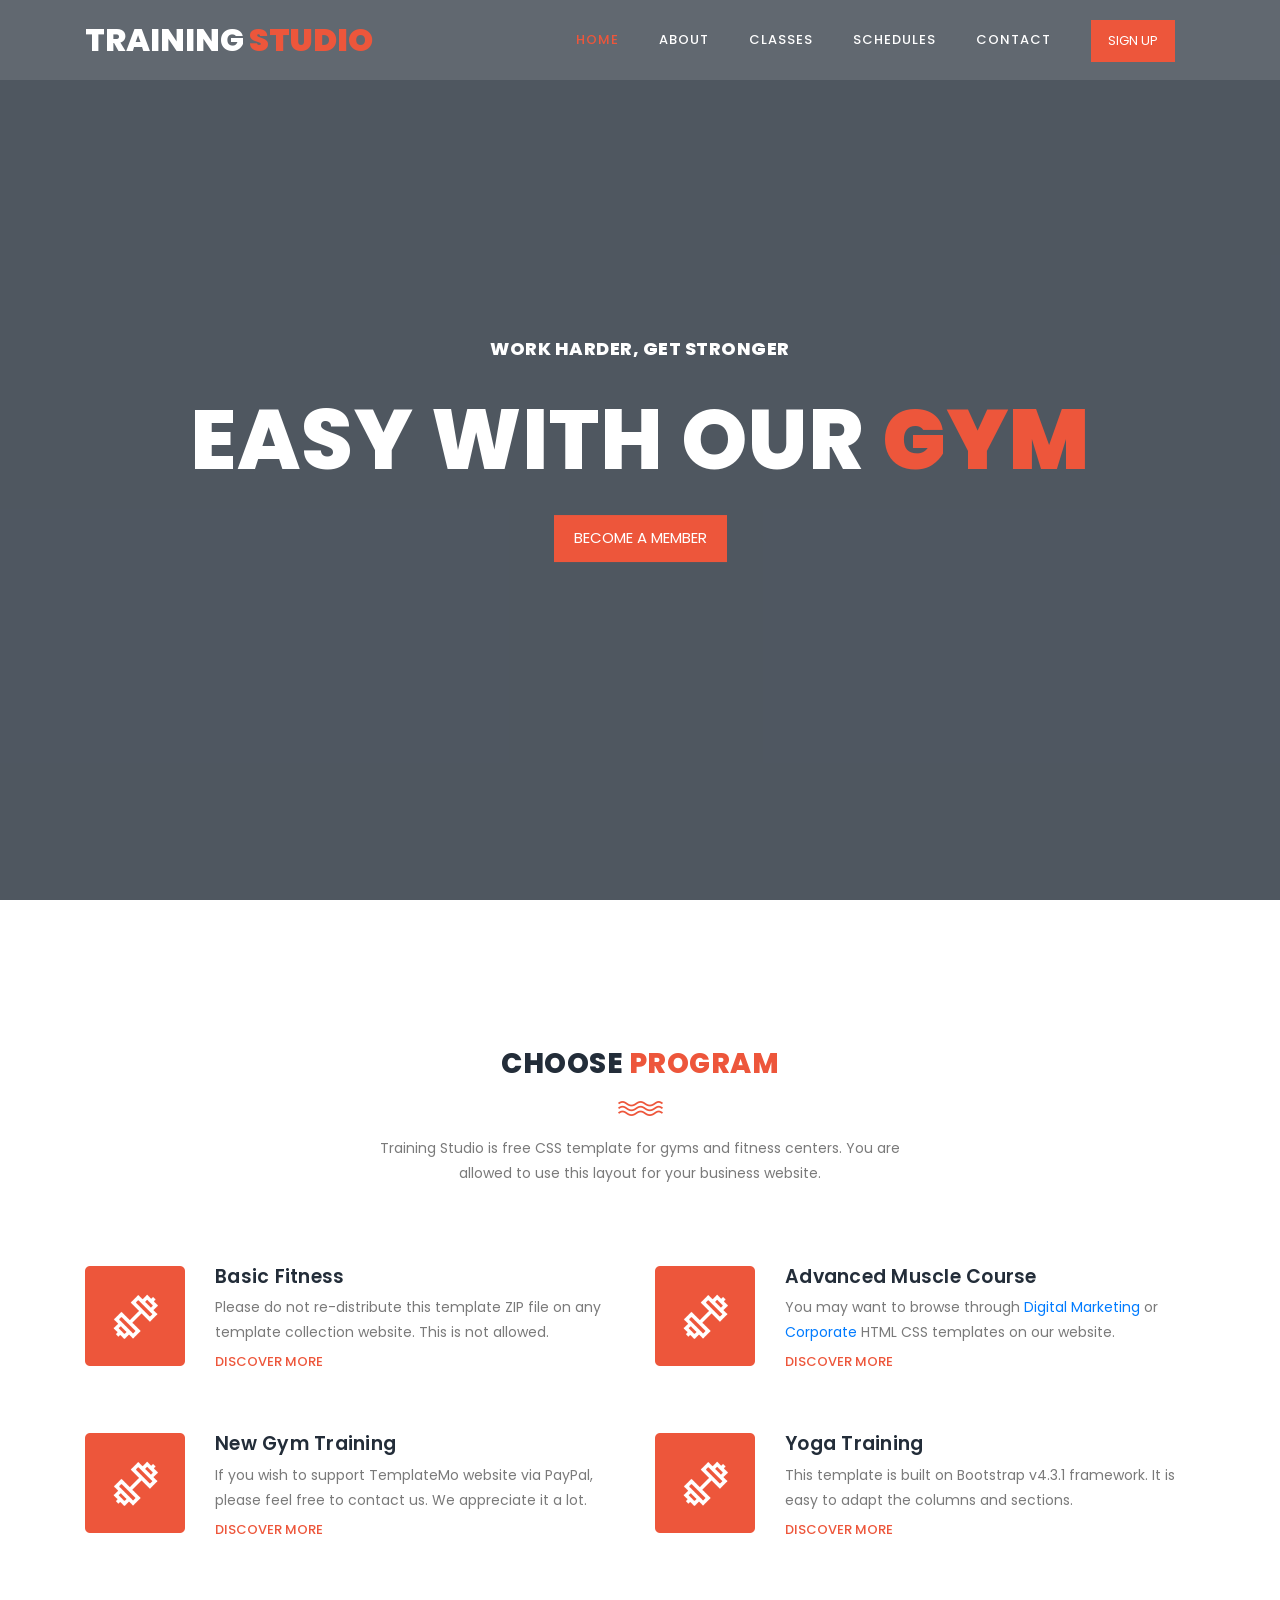
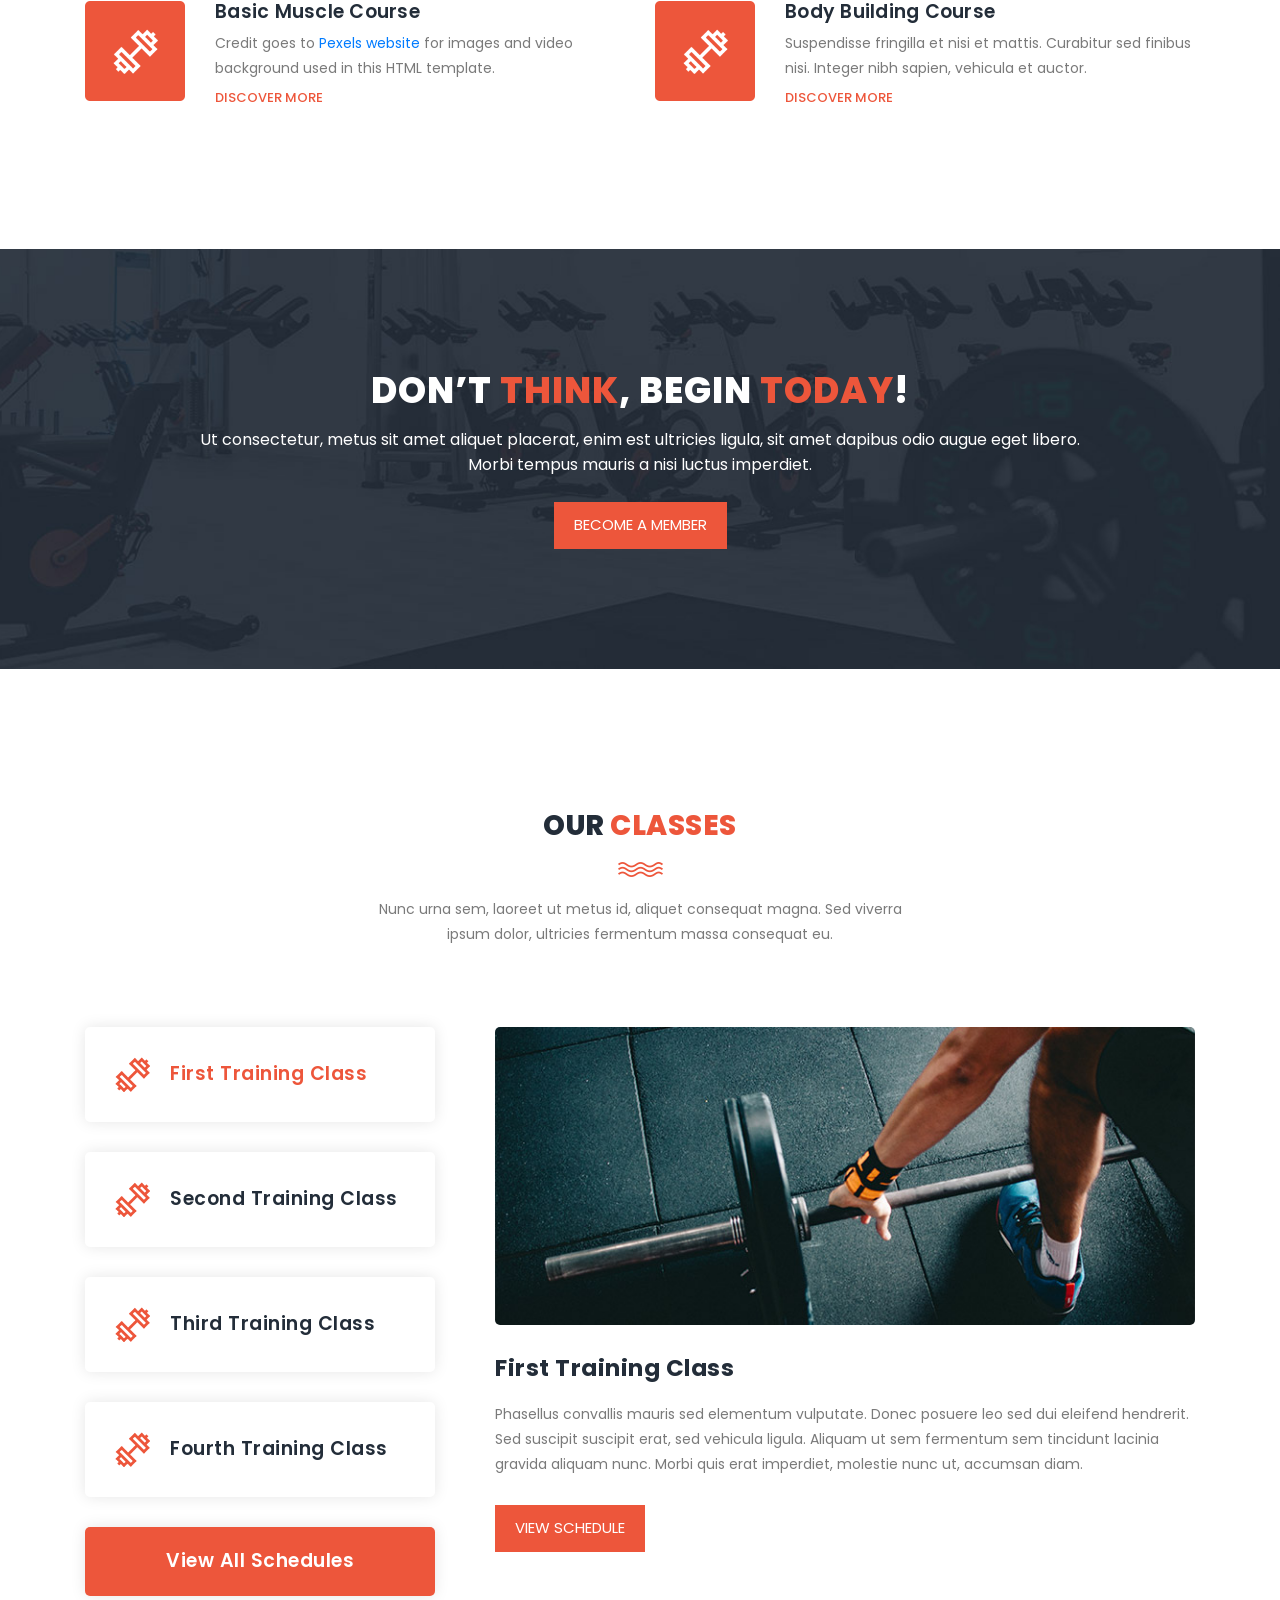
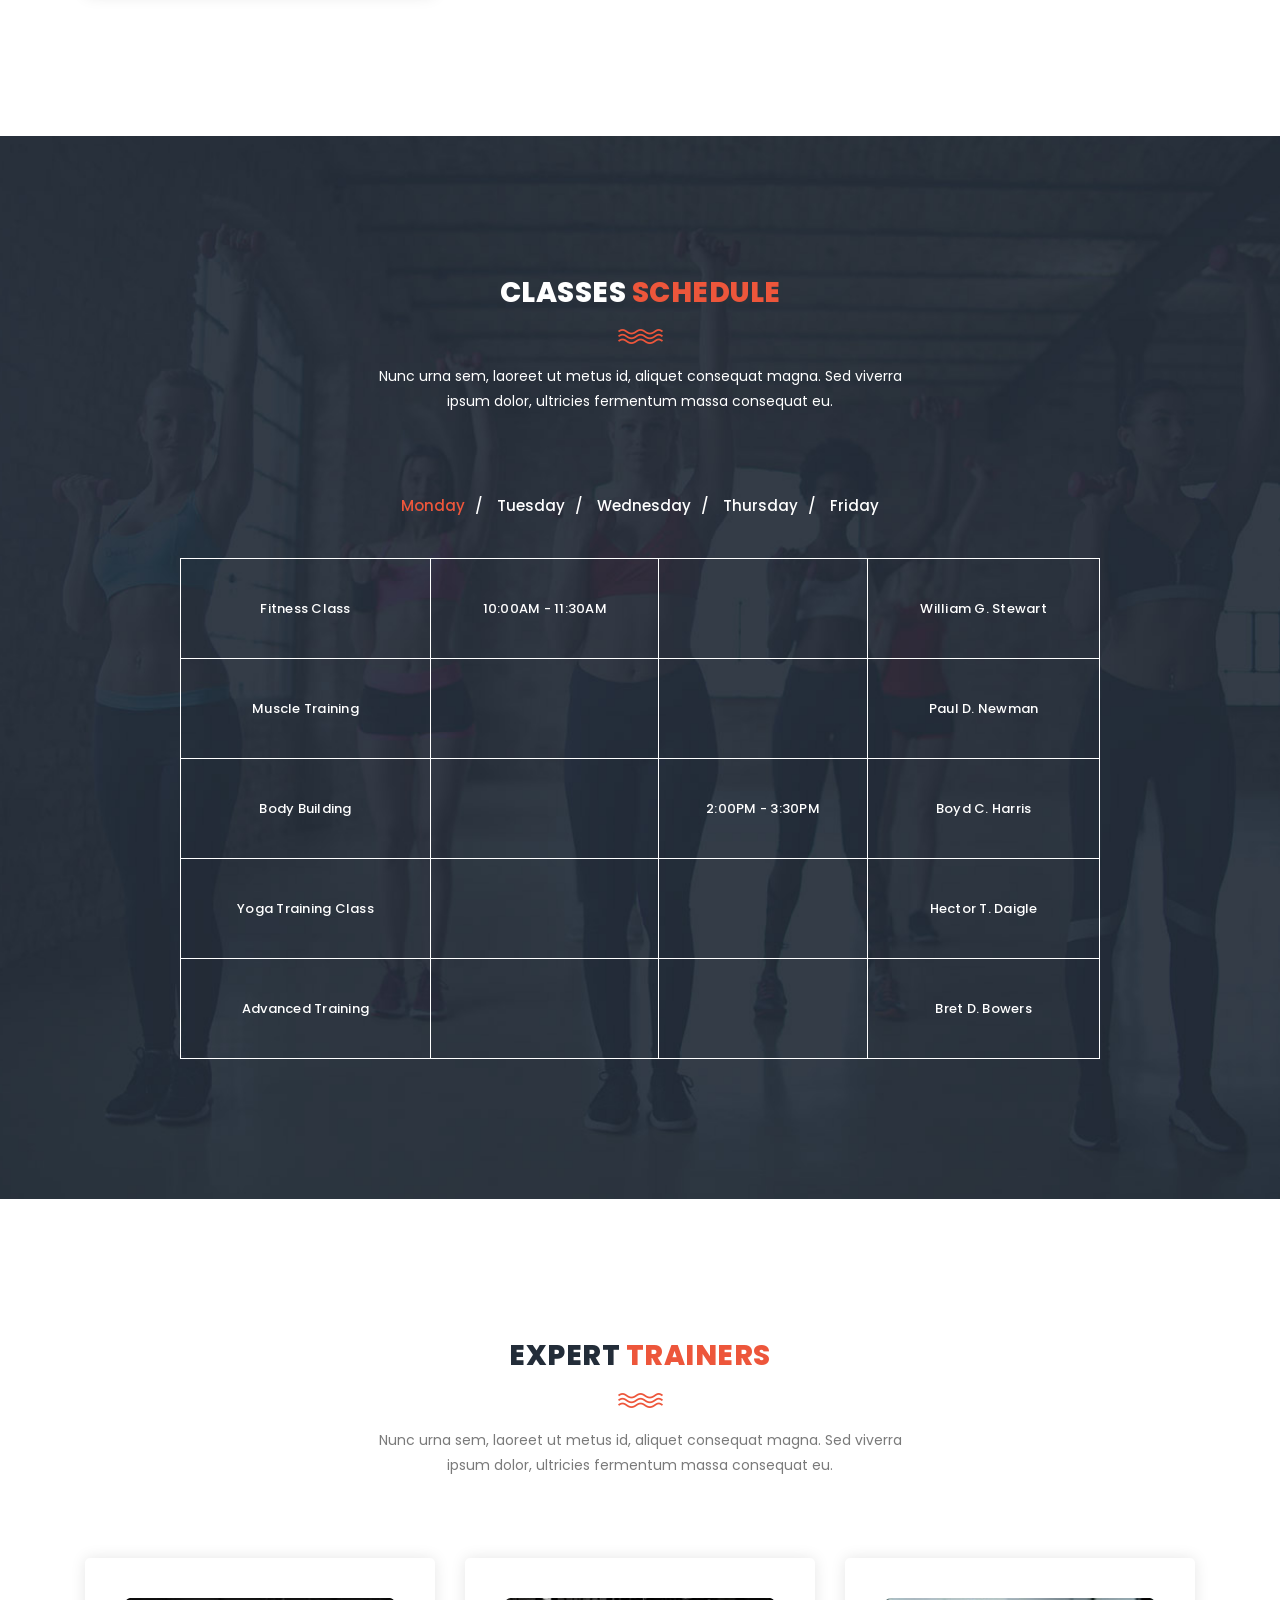
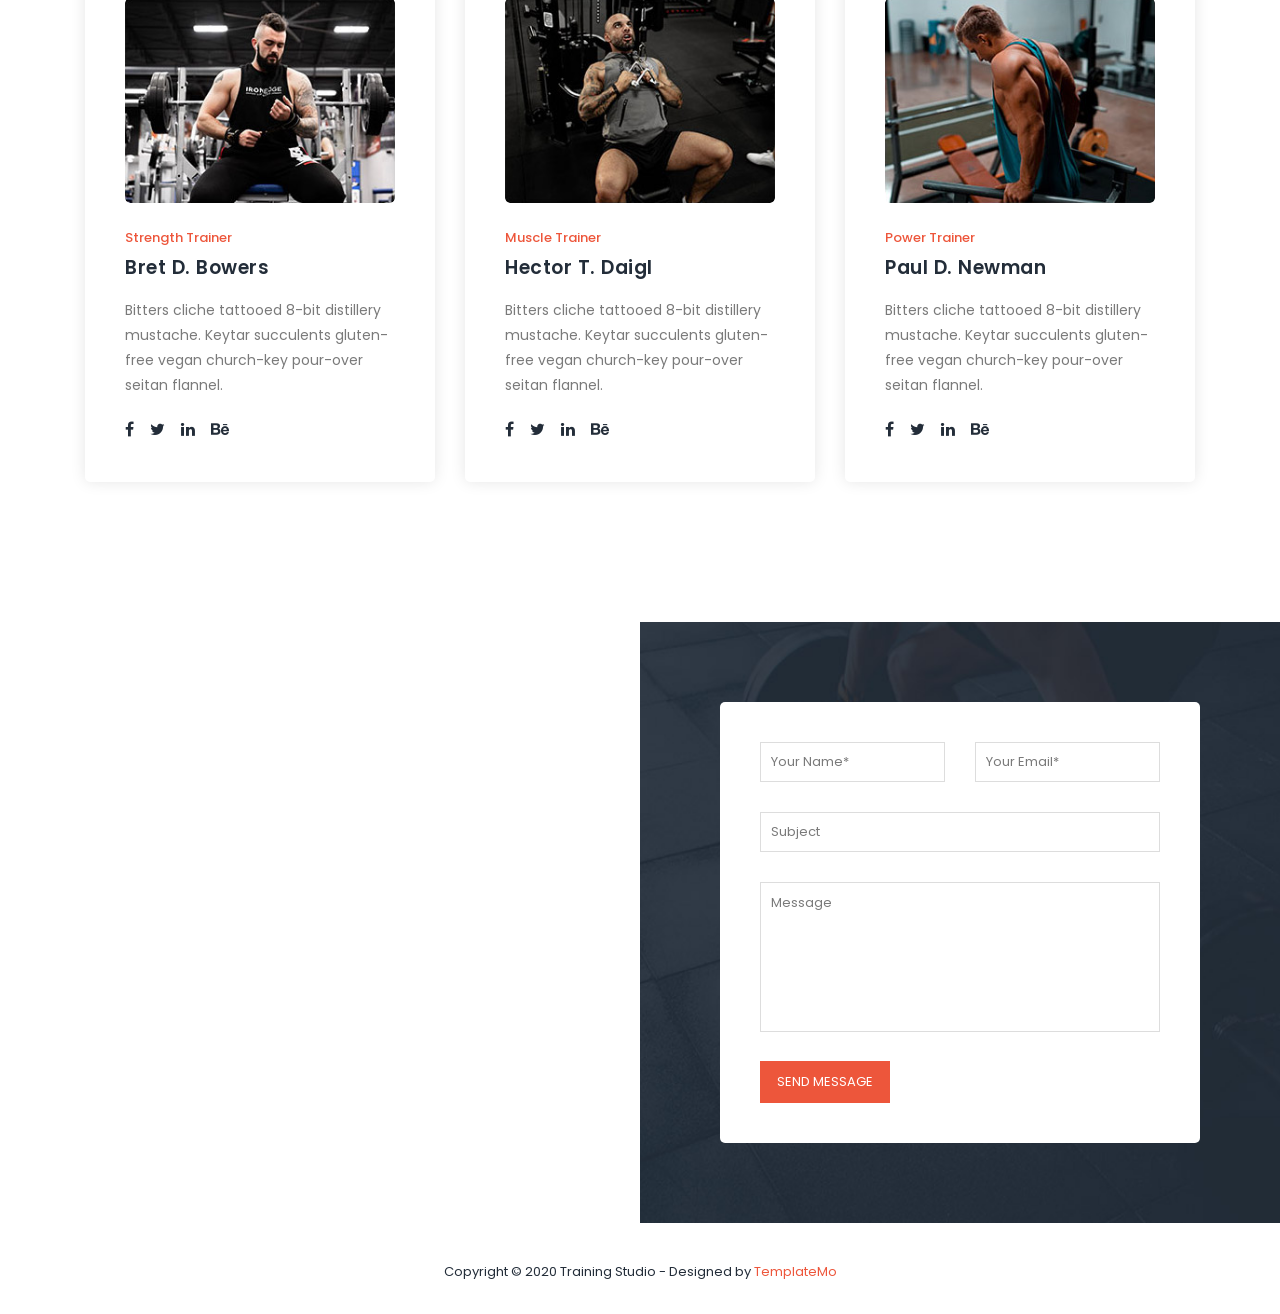
<file: demo/business8/index.html>
<!DOCTYPE html>
<html lang="en">

  <head>

    <meta charset="utf-8">
    <meta name="viewport" content="width=device-width, initial-scale=1, shrink-to-fit=no">
    <meta name="description" content="">
    <meta name="author" content="">
    <link href="https://fonts.googleapis.com/css?family=Poppins:100,100i,200,200i,300,300i,400,400i,500,500i,600,600i,700,700i,800,800i,900,900i&display=swap" rel="stylesheet">

    <title>Training Studio - Free CSS Template</title>
<!--

TemplateMo 548 Training Studio

https://templatemo.com/tm-548-training-studio

-->
    <!-- Additional CSS Files -->
    <link rel="stylesheet" type="text/css" href="assets/css/bootstrap.min.css">

    <link rel="stylesheet" type="text/css" href="assets/css/font-awesome.css">

    <link rel="stylesheet" href="assets/css/templatemo-training-studio.css">

    </head>
    
    <body>
    
    <!-- ***** Preloader Start ***** -->
    <div id="js-preloader" class="js-preloader">
      <div class="preloader-inner">
        <span class="dot"></span>
        <div class="dots">
          <span></span>
          <span></span>
          <span></span>
        </div>
      </div>
    </div>
    <!-- ***** Preloader End ***** -->
    
    
    <!-- ***** Header Area Start ***** -->
    <header class="header-area header-sticky">
        <div class="container">
            <div class="row">
                <div class="col-12">
                    <nav class="main-nav">
                        <!-- ***** Logo Start ***** -->
                        <a href="index.html" class="logo">Training<em> Studio</em></a>
                        <!-- ***** Logo End ***** -->
                        <!-- ***** Menu Start ***** -->
                        <ul class="nav">
                            <li class="scroll-to-section"><a href="#top" class="active">Home</a></li>
                            <li class="scroll-to-section"><a href="#features">About</a></li>
                            <li class="scroll-to-section"><a href="#our-classes">Classes</a></li>
                            <li class="scroll-to-section"><a href="#schedule">Schedules</a></li>
                            <li class="scroll-to-section"><a href="#contact-us">Contact</a></li> 
                            <li class="main-button"><a href="#">Sign Up</a></li>
                        </ul>        
                        <a class='menu-trigger'>
                            <span>Menu</span>
                        </a>
                        <!-- ***** Menu End ***** -->
                    </nav>
                </div>
            </div>
        </div>
    </header>
    <!-- ***** Header Area End ***** -->

    <!-- ***** Main Banner Area Start ***** -->
    <div class="main-banner" id="top">
        <video autoplay muted loop id="bg-video">
            <source src="assets/images/gym-video.mp4" type="video/mp4" />
        </video>

        <div class="video-overlay header-text">
            <div class="caption">
                <h6>work harder, get stronger</h6>
                <h2>easy with our <em>gym</em></h2>
                <div class="main-button scroll-to-section">
                    <a href="#features">Become a member</a>
                </div>
            </div>
        </div>
    </div>
    <!-- ***** Main Banner Area End ***** -->

    <!-- ***** Features Item Start ***** -->
    <section class="section" id="features">
        <div class="container">
            <div class="row">
                <div class="col-lg-6 offset-lg-3">
                    <div class="section-heading">
                        <h2>Choose <em>Program</em></h2>
                        <img src="assets/images/line-dec.png" alt="waves">
                        <p>Training Studio is free CSS template for gyms and fitness centers. You are allowed to use this layout for your business website.</p>
                    </div>
                </div>
                <div class="col-lg-6">
                    <ul class="features-items">
                        <li class="feature-item">
                            <div class="left-icon">
                                <img src="assets/images/features-first-icon.png" alt="First One">
                            </div>
                            <div class="right-content">
                                <h4>Basic Fitness</h4>
                                <p>Please do not re-distribute this template ZIP file on any template collection website. This is not allowed.</p>
                                <a href="#" class="text-button">Discover More</a>
                            </div>
                        </li>
                        <li class="feature-item">
                            <div class="left-icon">
                                <img src="assets/images/features-first-icon.png" alt="second one">
                            </div>
                            <div class="right-content">
                                <h4>New Gym Training</h4>
                                <p>If you wish to support TemplateMo website via PayPal, please feel free to contact us. We appreciate it a lot.</p>
                                <a href="#" class="text-button">Discover More</a>
                            </div>
                        </li>
                        <li class="feature-item">
                            <div class="left-icon">
                                <img src="assets/images/features-first-icon.png" alt="third gym training">
                            </div>
                            <div class="right-content">
                                <h4>Basic Muscle Course</h4>
                                <p>Credit goes to <a rel="nofollow" href="https://www.pexels.com" target="_blank">Pexels website</a> for images and video background used in this HTML template.</p>
                                <a href="#" class="text-button">Discover More</a>
                            </div>
                        </li>
                    </ul>
                </div>
                <div class="col-lg-6">
                    <ul class="features-items">
                        <li class="feature-item">
                            <div class="left-icon">
                                <img src="assets/images/features-first-icon.png" alt="fourth muscle">
                            </div>
                            <div class="right-content">
                                <h4>Advanced Muscle Course</h4>
                                <p>You may want to browse through <a rel="nofollow" href="https://templatemo.com/tag/digital-marketing" target="_parent">Digital Marketing</a> or <a href="https://templatemo.com/tag/corporate">Corporate</a> HTML CSS templates on our website.</p>
                                <a href="#" class="text-button">Discover More</a>
                            </div>
                        </li>
                        <li class="feature-item">
                            <div class="left-icon">
                                <img src="assets/images/features-first-icon.png" alt="training fifth">
                            </div>
                            <div class="right-content">
                                <h4>Yoga Training</h4>
                                <p>This template is built on Bootstrap v4.3.1 framework. It is easy to adapt the columns and sections.</p>
                                <a href="#" class="text-button">Discover More</a>
                            </div>
                        </li>
                        <li class="feature-item">
                            <div class="left-icon">
                                <img src="assets/images/features-first-icon.png" alt="gym training">
                            </div>
                            <div class="right-content">
                                <h4>Body Building Course</h4>
                                <p>Suspendisse fringilla et nisi et mattis. Curabitur sed finibus nisi. Integer nibh sapien, vehicula et auctor.</p>
                                <a href="#" class="text-button">Discover More</a>
                            </div>
                        </li>
                    </ul>
                </div>
            </div>
        </div>
    </section>
    <!-- ***** Features Item End ***** -->

    <!-- ***** Call to Action Start ***** -->
    <section class="section" id="call-to-action">
        <div class="container">
            <div class="row">
                <div class="col-lg-10 offset-lg-1">
                    <div class="cta-content">
                        <h2>Don’t <em>think</em>, begin <em>today</em>!</h2>
                        <p>Ut consectetur, metus sit amet aliquet placerat, enim est ultricies ligula, sit amet dapibus odio augue eget libero. Morbi tempus mauris a nisi luctus imperdiet.</p>
                        <div class="main-button scroll-to-section">
                            <a href="#our-classes">Become a member</a>
                        </div>
                    </div>
                </div>
            </div>
        </div>
    </section>
    <!-- ***** Call to Action End ***** -->

    <!-- ***** Our Classes Start ***** -->
    <section class="section" id="our-classes">
        <div class="container">
            <div class="row">
                <div class="col-lg-6 offset-lg-3">
                    <div class="section-heading">
                        <h2>Our <em>Classes</em></h2>
                        <img src="assets/images/line-dec.png" alt="">
                        <p>Nunc urna sem, laoreet ut metus id, aliquet consequat magna. Sed viverra ipsum dolor, ultricies fermentum massa consequat eu.</p>
                    </div>
                </div>
            </div>
            <div class="row" id="tabs">
              <div class="col-lg-4">
                <ul>
                  <li><a href='#tabs-1'><img src="assets/images/tabs-first-icon.png" alt="">First Training Class</a></li>
                  <li><a href='#tabs-2'><img src="assets/images/tabs-first-icon.png" alt="">Second Training Class</a></a></li>
                  <li><a href='#tabs-3'><img src="assets/images/tabs-first-icon.png" alt="">Third Training Class</a></a></li>
                  <li><a href='#tabs-4'><img src="assets/images/tabs-first-icon.png" alt="">Fourth Training Class</a></a></li>
                  <div class="main-rounded-button"><a href="#">View All Schedules</a></div>
                </ul>
              </div>
              <div class="col-lg-8">
                <section class='tabs-content'>
                  <article id='tabs-1'>
                    <img src="assets/images/training-image-01.jpg" alt="First Class">
                    <h4>First Training Class</h4>
                    <p>Phasellus convallis mauris sed elementum vulputate. Donec posuere leo sed dui eleifend hendrerit. Sed suscipit suscipit erat, sed vehicula ligula. Aliquam ut sem fermentum sem tincidunt lacinia gravida aliquam nunc. Morbi quis erat imperdiet, molestie nunc ut, accumsan diam.</p>
                    <div class="main-button">
                        <a href="#">View Schedule</a>
                    </div>
                  </article>
                  <article id='tabs-2'>
                    <img src="assets/images/training-image-02.jpg" alt="Second Training">
                    <h4>Second Training Class</h4>
                    <p>Integer dapibus, est vel dapibus mattis, sem mauris luctus leo, ac pulvinar quam tortor a velit. Praesent ultrices erat ante, in ultricies augue ultricies faucibus. Nam tellus nibh, ullamcorper at mattis non, rhoncus sed massa. Cras quis pulvinar eros. Orci varius natoque penatibus et magnis dis parturient montes, nascetur ridiculus mus.</p>
                    <div class="main-button">
                        <a href="#">View Schedule</a>
                    </div>
                  </article>
                  <article id='tabs-3'>
                    <img src="assets/images/training-image-03.jpg" alt="Third Class">
                    <h4>Third Training Class</h4>
                    <p>Fusce laoreet malesuada rhoncus. Donec ultricies diam tortor, id auctor neque posuere sit amet. Aliquam pharetra, augue vel cursus porta, nisi tortor vulputate sapien, id scelerisque felis magna id felis. Proin neque metus, pellentesque pharetra semper vel, accumsan a neque.</p>
                    <div class="main-button">
                        <a href="#">View Schedule</a>
                    </div>
                  </article>
                  <article id='tabs-4'>
                    <img src="assets/images/training-image-04.jpg" alt="Fourth Training">
                    <h4>Fourth Training Class</h4>
                    <p>Pellentesque habitant morbi tristique senectus et netus et malesuada fames ac turpis egestas. Aenean ultrices elementum odio ac tempus. Etiam eleifend orci lectus, eget venenatis ipsum commodo et.</p>
                    <div class="main-button">
                        <a href="#">View Schedule</a>
                    </div>
                  </article>
                </section>
              </div>
            </div>
        </div>
    </section>
    <!-- ***** Our Classes End ***** -->
    
    <section class="section" id="schedule">
        <div class="container">
            <div class="row">
                <div class="col-lg-6 offset-lg-3">
                    <div class="section-heading dark-bg">
                        <h2>Classes <em>Schedule</em></h2>
                        <img src="assets/images/line-dec.png" alt="">
                        <p>Nunc urna sem, laoreet ut metus id, aliquet consequat magna. Sed viverra ipsum dolor, ultricies fermentum massa consequat eu.</p>
                    </div>
                </div>
            </div>
            <div class="row">
                <div class="col-lg-12">
                    <div class="filters">
                        <ul class="schedule-filter">
                            <li class="active" data-tsfilter="monday">Monday</li>
                            <li data-tsfilter="tuesday">Tuesday</li>
                            <li data-tsfilter="wednesday">Wednesday</li>
                            <li data-tsfilter="thursday">Thursday</li>
                            <li data-tsfilter="friday">Friday</li>
                        </ul>
                    </div>
                </div>
                <div class="col-lg-10 offset-lg-1">
                    <div class="schedule-table filtering">
                        <table>
                            <tbody>
                                <tr>
                                    <td class="day-time">Fitness Class</td>
                                    <td class="monday ts-item show" data-tsmeta="monday">10:00AM - 11:30AM</td>
                                    <td class="tuesday ts-item" data-tsmeta="tuesday">2:00PM - 3:30PM</td>
                                    <td>William G. Stewart</td>
                                </tr>
                                <tr>
                                    <td class="day-time">Muscle Training</td>
                                    <td class="friday ts-item" data-tsmeta="friday">10:00AM - 11:30AM</td>
                                    <td class="thursday friday ts-item" data-tsmeta="thursday" data-tsmeta="friday">2:00PM - 3:30PM</td>
                                    <td>Paul D. Newman</td>
                                </tr>
                                <tr>
                                    <td class="day-time">Body Building</td>
                                    <td class="tuesday ts-item" data-tsmeta="tuesday">10:00AM - 11:30AM</td>
                                    <td class="monday ts-item show" data-tsmeta="monday">2:00PM - 3:30PM</td>
                                    <td>Boyd C. Harris</td>
                                </tr>
                                <tr>
                                    <td class="day-time">Yoga Training Class</td>
                                    <td class="wednesday ts-item" data-tsmeta="wednesday">10:00AM - 11:30AM</td>
                                    <td class="friday ts-item" data-tsmeta="friday">2:00PM - 3:30PM</td>
                                    <td>Hector T. Daigle</td>
                                </tr>
                                <tr>
                                    <td class="day-time">Advanced Training</td>
                                    <td class="thursday ts-item" data-tsmeta="thursday">10:00AM - 11:30AM</td>
                                    <td class="wednesday ts-item" data-tsmeta="wednesday">2:00PM - 3:30PM</td>
                                    <td>Bret D. Bowers</td>
                                </tr>
                            </tbody>
                        </table>
                    </div>
                </div>
            </div>
        </div>
    </section>

    <!-- ***** Testimonials Starts ***** -->
    <section class="section" id="trainers">
        <div class="container">
            <div class="row">
                <div class="col-lg-6 offset-lg-3">
                    <div class="section-heading">
                        <h2>Expert <em>Trainers</em></h2>
                        <img src="assets/images/line-dec.png" alt="">
                        <p>Nunc urna sem, laoreet ut metus id, aliquet consequat magna. Sed viverra ipsum dolor, ultricies fermentum massa consequat eu.</p>
                    </div>
                </div>
            </div>
            <div class="row">
                <div class="col-lg-4">
                    <div class="trainer-item">
                        <div class="image-thumb">
                            <img src="assets/images/first-trainer.jpg" alt="">
                        </div>
                        <div class="down-content">
                            <span>Strength Trainer</span>
                            <h4>Bret D. Bowers</h4>
                            <p>Bitters cliche tattooed 8-bit distillery mustache. Keytar succulents gluten-free vegan church-key pour-over seitan flannel.</p>
                            <ul class="social-icons">
                                <li><a href="#"><i class="fa fa-facebook"></i></a></li>
                                <li><a href="#"><i class="fa fa-twitter"></i></a></li>
                                <li><a href="#"><i class="fa fa-linkedin"></i></a></li>
                                <li><a href="#"><i class="fa fa-behance"></i></a></li>
                            </ul>
                        </div>
                    </div>
                </div>
                <div class="col-lg-4">
                    <div class="trainer-item">
                        <div class="image-thumb">
                            <img src="assets/images/second-trainer.jpg" alt="">
                        </div>
                        <div class="down-content">
                            <span>Muscle Trainer</span>
                            <h4>Hector T. Daigl</h4>
                            <p>Bitters cliche tattooed 8-bit distillery mustache. Keytar succulents gluten-free vegan church-key pour-over seitan flannel.</p>
                            <ul class="social-icons">
                                <li><a href="#"><i class="fa fa-facebook"></i></a></li>
                                <li><a href="#"><i class="fa fa-twitter"></i></a></li>
                                <li><a href="#"><i class="fa fa-linkedin"></i></a></li>
                                <li><a href="#"><i class="fa fa-behance"></i></a></li>
                            </ul>
                        </div>
                    </div>
                </div>
                <div class="col-lg-4">
                    <div class="trainer-item">
                        <div class="image-thumb">
                            <img src="assets/images/third-trainer.jpg" alt="">
                        </div>
                        <div class="down-content">
                            <span>Power Trainer</span>
                            <h4>Paul D. Newman</h4>
                            <p>Bitters cliche tattooed 8-bit distillery mustache. Keytar succulents gluten-free vegan church-key pour-over seitan flannel.</p>
                            <ul class="social-icons">
                                <li><a href="#"><i class="fa fa-facebook"></i></a></li>
                                <li><a href="#"><i class="fa fa-twitter"></i></a></li>
                                <li><a href="#"><i class="fa fa-linkedin"></i></a></li>
                                <li><a href="#"><i class="fa fa-behance"></i></a></li>
                            </ul>
                        </div>
                    </div>
                </div>
            </div>
        </div>
    </section>
    <!-- ***** Testimonials Ends ***** -->
    
    <!-- ***** Contact Us Area Starts ***** -->
    <section class="section" id="contact-us">
        <div class="container-fluid">
            <div class="row">
                <div class="col-lg-6 col-md-6 col-xs-12">
                    <div id="map">
                      <iframe src="https://maps.google.com/maps?q=Av.+L%C3%BAcio+Costa,+Rio+de+Janeiro+-+RJ,+Brazil&t=&z=13&ie=UTF8&iwloc=&output=embed" width="100%" height="600px" frameborder="0" style="border:0" allowfullscreen></iframe>
                    </div>
                </div>
                <div class="col-lg-6 col-md-6 col-xs-12">
                    <div class="contact-form">
                        <form id="contact" action="" method="post">
                          <div class="row">
                            <div class="col-md-6 col-sm-12">
                              <fieldset>
                                <input name="name" type="text" id="name" placeholder="Your Name*" required="">
                              </fieldset>
                            </div>
                            <div class="col-md-6 col-sm-12">
                              <fieldset>
                                <input name="email" type="text" id="email" pattern="[^ @]*@[^ @]*" placeholder="Your Email*" required="">
                              </fieldset>
                            </div>
                            <div class="col-md-12 col-sm-12">
                              <fieldset>
                                <input name="subject" type="text" id="subject" placeholder="Subject">
                              </fieldset>
                            </div>
                            <div class="col-lg-12">
                              <fieldset>
                                <textarea name="message" rows="6" id="message" placeholder="Message" required=""></textarea>
                              </fieldset>
                            </div>
                            <div class="col-lg-12">
                              <fieldset>
                                <button type="submit" id="form-submit" class="main-button">Send Message</button>
                              </fieldset>
                            </div>
                          </div>
                        </form>
                    </div>
                </div>
            </div>
        </div>
    </section>
    <!-- ***** Contact Us Area Ends ***** -->
    
    <!-- ***** Footer Start ***** -->
    <footer>
        <div class="container">
            <div class="row">
                <div class="col-lg-12">
                    <p>Copyright &copy; 2020 Training Studio
                    
                    - Designed by <a rel="nofollow" href="https://templatemo.com" class="tm-text-link" target="_parent">TemplateMo</a></p>
                    
                    <!-- You shall support us a little via PayPal to info@templatemo.com -->
                    
                </div>
            </div>
        </div>
    </footer>

    <!-- jQuery -->
    <script src="assets/js/jquery-2.1.0.min.js"></script>

    <!-- Bootstrap -->
    <script src="assets/js/popper.js"></script>
    <script src="assets/js/bootstrap.min.js"></script>

    <!-- Plugins -->
    <script src="assets/js/scrollreveal.min.js"></script>
    <script src="assets/js/waypoints.min.js"></script>
    <script src="assets/js/jquery.counterup.min.js"></script>
    <script src="assets/js/imgfix.min.js"></script> 
    <script src="assets/js/mixitup.js"></script> 
    <script src="assets/js/accordions.js"></script>
    
    <!-- Global Init -->
    <script src="assets/js/custom.js"></script>

  </body>
</html>
</file>
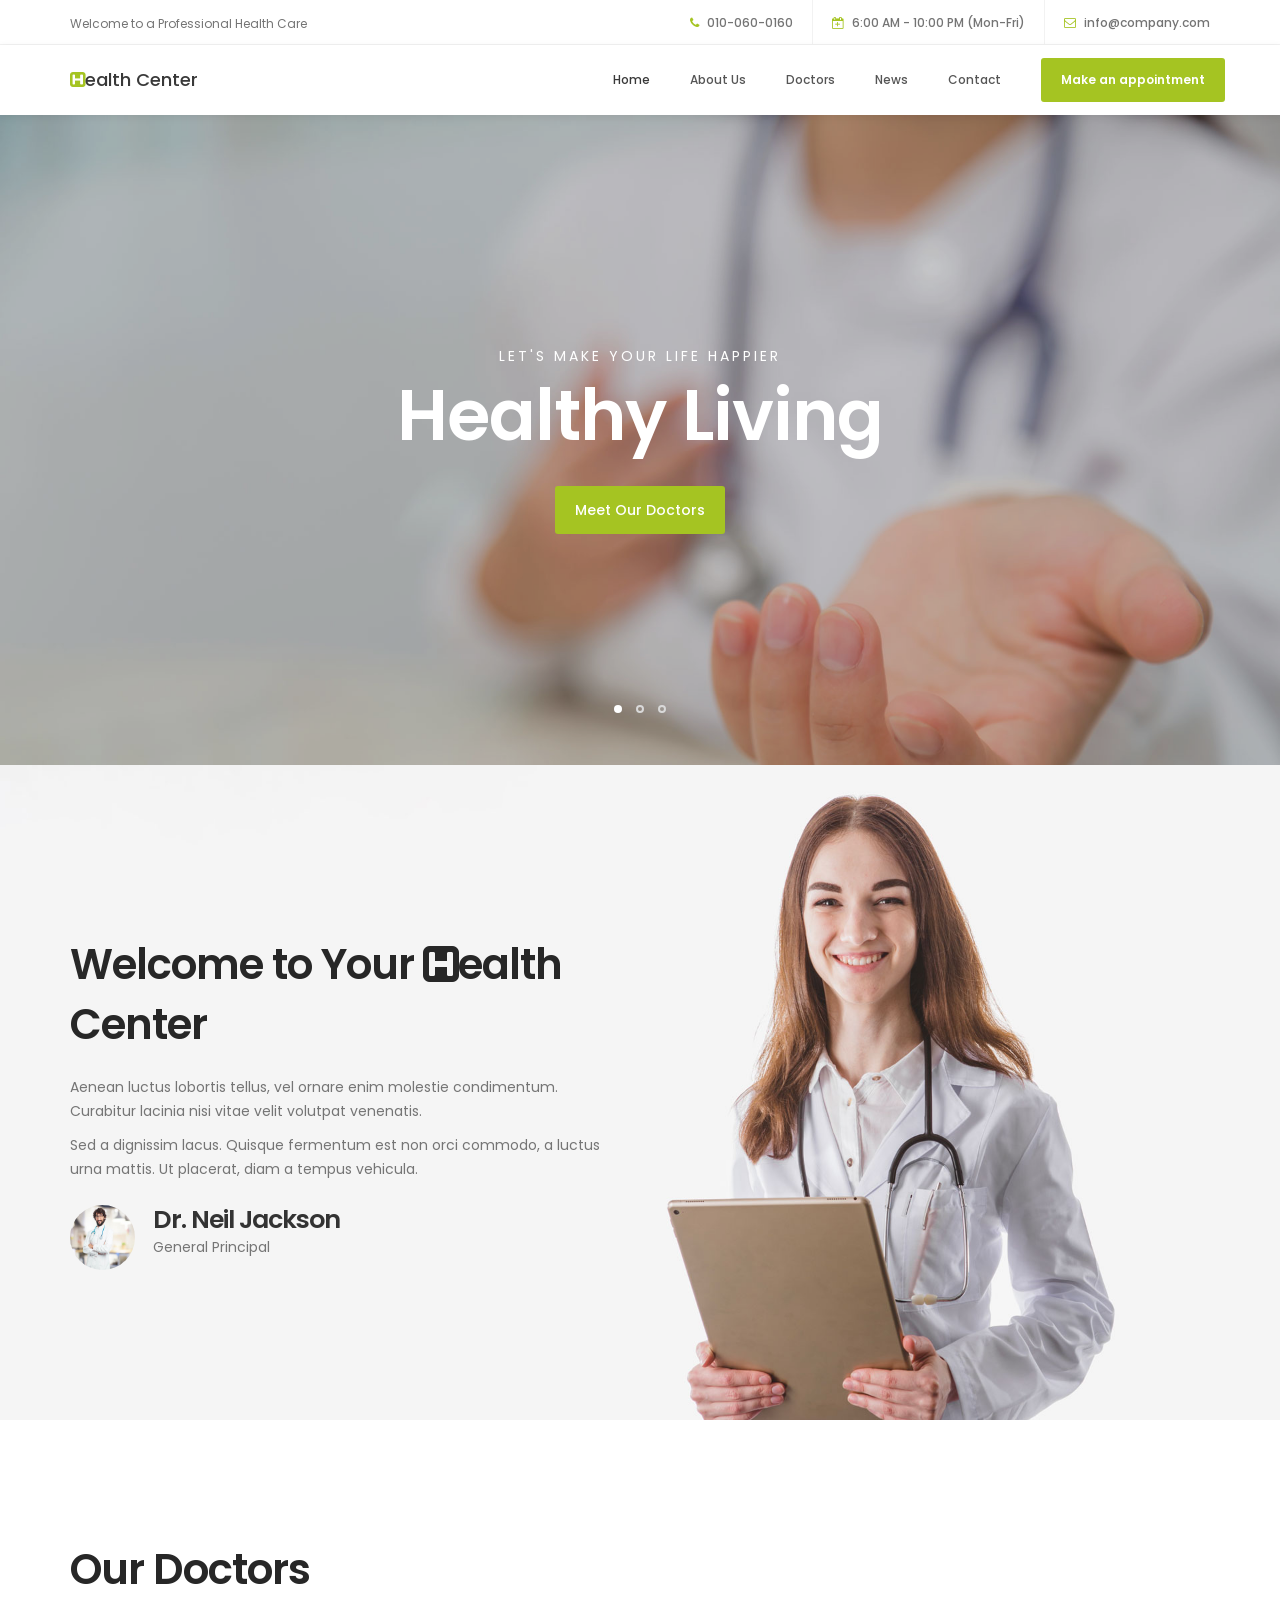
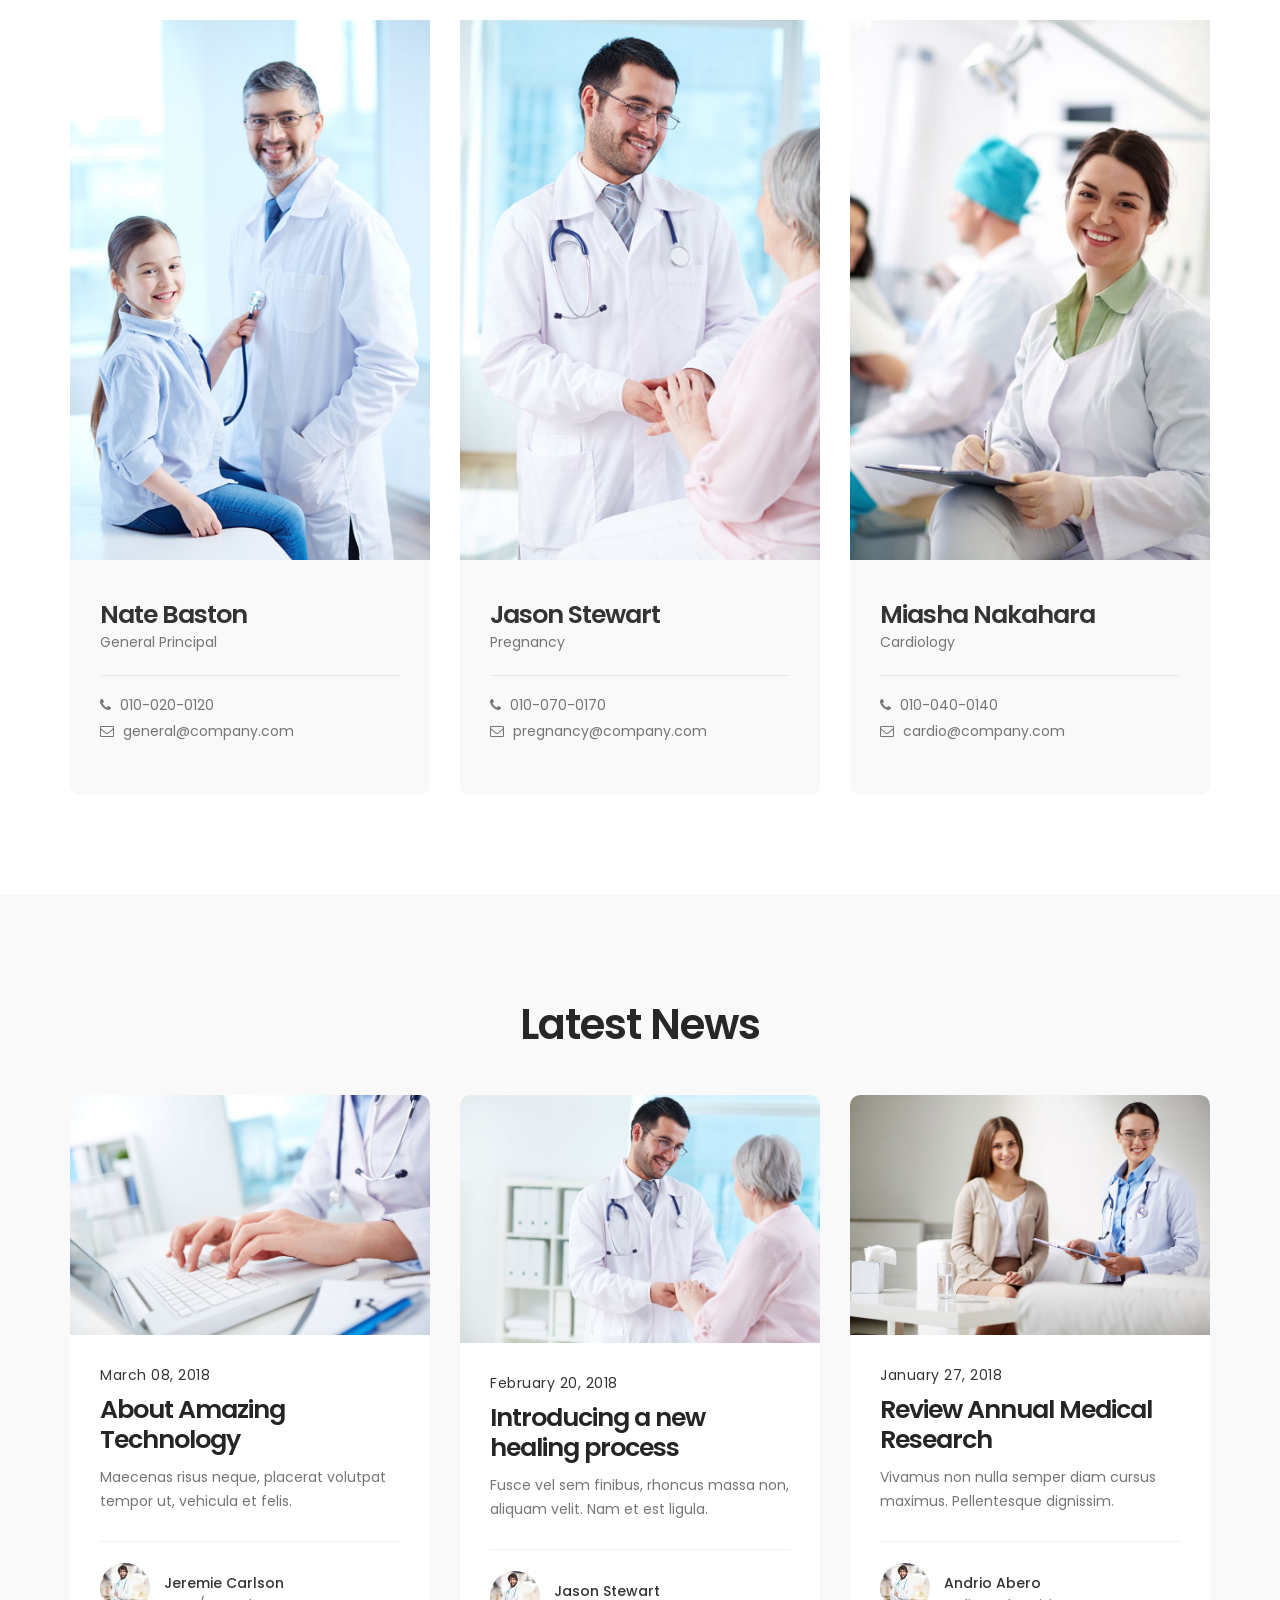
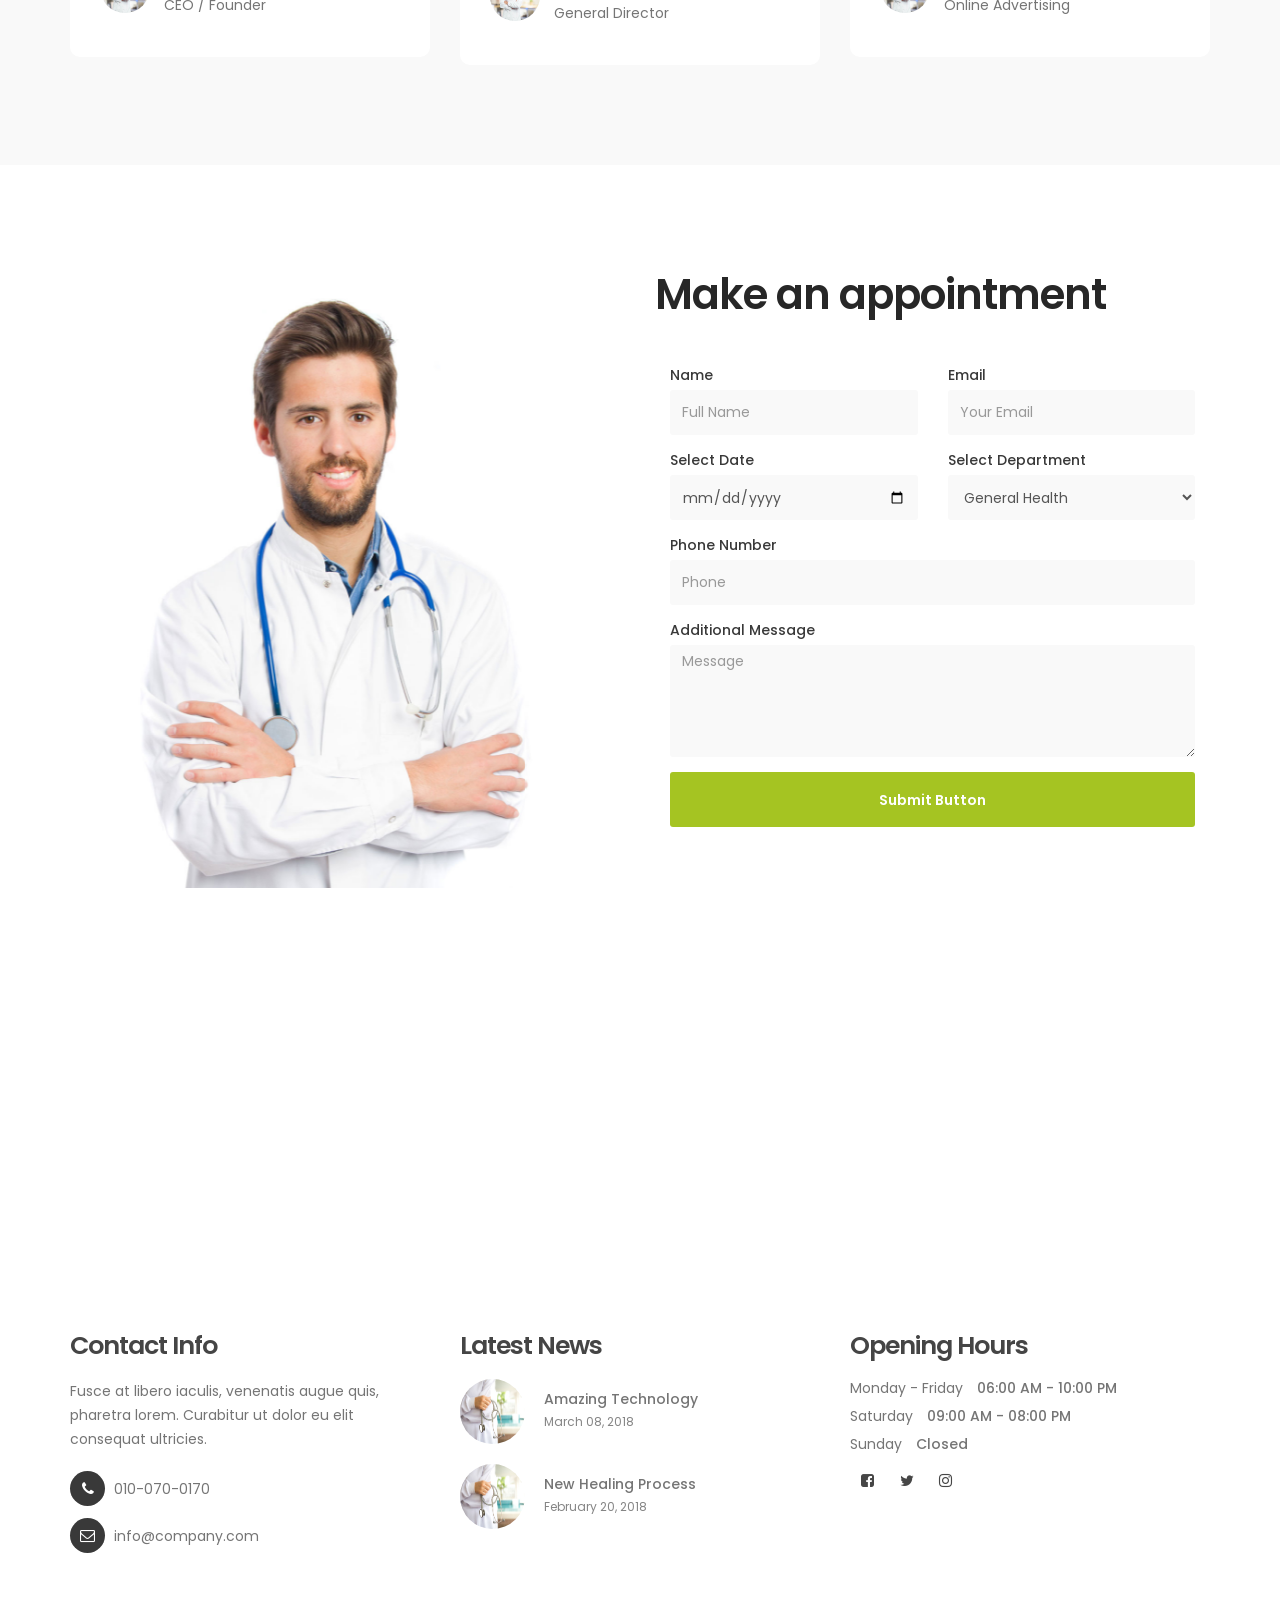
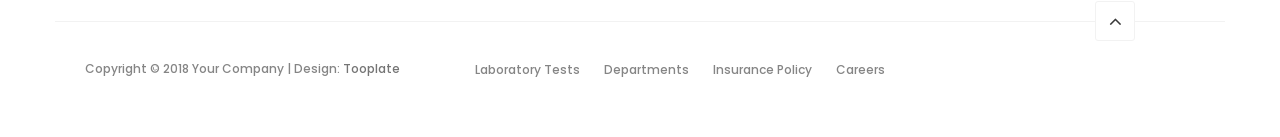
<file: demo/clinic2/index.html>
<!DOCTYPE html>
<html lang="en">
<head>

     <title>Health - Medical Website Template</title>
<!--

Template 2098 Health

http://www.tooplate.com/view/2098-health

-->
     <meta charset="UTF-8">
     <meta http-equiv="X-UA-Compatible" content="IE=Edge">
     <meta name="description" content="">
     <meta name="keywords" content="">
     <meta name="author" content="Tooplate">
     <meta name="viewport" content="width=device-width, initial-scale=1, maximum-scale=1">

     <link rel="stylesheet" href="css/bootstrap.min.css">
     <link rel="stylesheet" href="css/font-awesome.min.css">
     <link rel="stylesheet" href="css/animate.css">
     <link rel="stylesheet" href="css/owl.carousel.css">
     <link rel="stylesheet" href="css/owl.theme.default.min.css">

     <!-- MAIN CSS -->
     <link rel="stylesheet" href="css/tooplate-style.css">

</head>
<body id="top" data-spy="scroll" data-target=".navbar-collapse" data-offset="50">

     <!-- PRE LOADER -->
     <section class="preloader">
          <div class="spinner">

               <span class="spinner-rotate"></span>
               
          </div>
     </section>


     <!-- HEADER -->
     <header>
          <div class="container">
               <div class="row">

                    <div class="col-md-4 col-sm-5">
                         <p>Welcome to a Professional Health Care</p>
                    </div>
                         
                    <div class="col-md-8 col-sm-7 text-align-right">
                         <span class="phone-icon"><i class="fa fa-phone"></i> 010-060-0160</span>
                         <span class="date-icon"><i class="fa fa-calendar-plus-o"></i> 6:00 AM - 10:00 PM (Mon-Fri)</span>
                         <span class="email-icon"><i class="fa fa-envelope-o"></i> <a href="#">info@company.com</a></span>
                    </div>

               </div>
          </div>
     </header>


     <!-- MENU -->
     <section class="navbar navbar-default navbar-static-top" role="navigation">
          <div class="container">

               <div class="navbar-header">
                    <button class="navbar-toggle" data-toggle="collapse" data-target=".navbar-collapse">
                         <span class="icon icon-bar"></span>
                         <span class="icon icon-bar"></span>
                         <span class="icon icon-bar"></span>
                    </button>

                    <!-- lOGO TEXT HERE -->
                    <a href="index.html" class="navbar-brand"><i class="fa fa-h-square"></i>ealth Center</a>
               </div>

               <!-- MENU LINKS -->
               <div class="collapse navbar-collapse">
                    <ul class="nav navbar-nav navbar-right">
                         <li><a href="#top" class="smoothScroll">Home</a></li>
                         <li><a href="#about" class="smoothScroll">About Us</a></li>
                         <li><a href="#team" class="smoothScroll">Doctors</a></li>
                         <li><a href="#news" class="smoothScroll">News</a></li>
                         <li><a href="#google-map" class="smoothScroll">Contact</a></li>
                         <li class="appointment-btn"><a href="#appointment">Make an appointment</a></li>
                    </ul>
               </div>

          </div>
     </section>


     <!-- HOME -->
     <section id="home" class="slider" data-stellar-background-ratio="0.5">
          <div class="container">
               <div class="row">

                         <div class="owl-carousel owl-theme">
                              <div class="item item-first">
                                   <div class="caption">
                                        <div class="col-md-offset-1 col-md-10">
                                             <h3>Let's make your life happier</h3>
                                             <h1>Healthy Living</h1>
                                             <a href="#team" class="section-btn btn btn-default smoothScroll">Meet Our Doctors</a>
                                        </div>
                                   </div>
                              </div>

                              <div class="item item-second">
                                   <div class="caption">
                                        <div class="col-md-offset-1 col-md-10">
                                             <h3>Aenean luctus lobortis tellus</h3>
                                             <h1>New Lifestyle</h1>
                                             <a href="#about" class="section-btn btn btn-default btn-gray smoothScroll">More About Us</a>
                                        </div>
                                   </div>
                              </div>

                              <div class="item item-third">
                                   <div class="caption">
                                        <div class="col-md-offset-1 col-md-10">
                                             <h3>Pellentesque nec libero nisi</h3>
                                             <h1>Your Health Benefits</h1>
                                             <a href="#news" class="section-btn btn btn-default btn-blue smoothScroll">Read Stories</a>
                                        </div>
                                   </div>
                              </div>
                         </div>

               </div>
          </div>
     </section>


     <!-- ABOUT -->
     <section id="about">
          <div class="container">
               <div class="row">

                    <div class="col-md-6 col-sm-6">
                         <div class="about-info">
                              <h2 class="wow fadeInUp" data-wow-delay="0.6s">Welcome to Your <i class="fa fa-h-square"></i>ealth Center</h2>
                              <div class="wow fadeInUp" data-wow-delay="0.8s">
                                   <p>Aenean luctus lobortis tellus, vel ornare enim molestie condimentum. Curabitur lacinia nisi vitae velit volutpat venenatis.</p>
                                   <p>Sed a dignissim lacus. Quisque fermentum est non orci commodo, a luctus urna mattis. Ut placerat, diam a tempus vehicula.</p>
                              </div>
                              <figure class="profile wow fadeInUp" data-wow-delay="1s">
                                   <img src="images/author-image.jpg" class="img-responsive" alt="">
                                   <figcaption>
                                        <h3>Dr. Neil Jackson</h3>
                                        <p>General Principal</p>
                                   </figcaption>
                              </figure>
                         </div>
                    </div>
                    
               </div>
          </div>
     </section>


     <!-- TEAM -->
     <section id="team" data-stellar-background-ratio="1">
          <div class="container">
               <div class="row">

                    <div class="col-md-6 col-sm-6">
                         <div class="about-info">
                              <h2 class="wow fadeInUp" data-wow-delay="0.1s">Our Doctors</h2>
                         </div>
                    </div>

                    <div class="clearfix"></div>

                    <div class="col-md-4 col-sm-6">
                         <div class="team-thumb wow fadeInUp" data-wow-delay="0.2s">
                              <img src="images/team-image1.jpg" class="img-responsive" alt="">

                                   <div class="team-info">
                                        <h3>Nate Baston</h3>
                                        <p>General Principal</p>
                                        <div class="team-contact-info">
                                             <p><i class="fa fa-phone"></i> 010-020-0120</p>
                                             <p><i class="fa fa-envelope-o"></i> <a href="#">general@company.com</a></p>
                                        </div>
                                        <ul class="social-icon">
                                             <li><a href="#" class="fa fa-linkedin-square"></a></li>
                                             <li><a href="#" class="fa fa-envelope-o"></a></li>
                                        </ul>
                                   </div>

                         </div>
                    </div>

                    <div class="col-md-4 col-sm-6">
                         <div class="team-thumb wow fadeInUp" data-wow-delay="0.4s">
                              <img src="images/team-image2.jpg" class="img-responsive" alt="">

                                   <div class="team-info">
                                        <h3>Jason Stewart</h3>
                                        <p>Pregnancy</p>
                                        <div class="team-contact-info">
                                             <p><i class="fa fa-phone"></i> 010-070-0170</p>
                                             <p><i class="fa fa-envelope-o"></i> <a href="#">pregnancy@company.com</a></p>
                                        </div>
                                        <ul class="social-icon">
                                             <li><a href="#" class="fa fa-facebook-square"></a></li>
                                             <li><a href="#" class="fa fa-envelope-o"></a></li>
                                             <li><a href="#" class="fa fa-flickr"></a></li>
                                        </ul>
                                   </div>

                         </div>
                    </div>

                    <div class="col-md-4 col-sm-6">
                         <div class="team-thumb wow fadeInUp" data-wow-delay="0.6s">
                              <img src="images/team-image3.jpg" class="img-responsive" alt="">

                                   <div class="team-info">
                                        <h3>Miasha Nakahara</h3>
                                        <p>Cardiology</p>
                                        <div class="team-contact-info">
                                             <p><i class="fa fa-phone"></i> 010-040-0140</p>
                                             <p><i class="fa fa-envelope-o"></i> <a href="#">cardio@company.com</a></p>
                                        </div>
                                        <ul class="social-icon">
                                             <li><a href="#" class="fa fa-twitter"></a></li>
                                             <li><a href="#" class="fa fa-envelope-o"></a></li>
                                        </ul>
                                   </div>

                         </div>
                    </div>
                    
               </div>
          </div>
     </section>


     <!-- NEWS -->
     <section id="news" data-stellar-background-ratio="2.5">
          <div class="container">
               <div class="row">

                    <div class="col-md-12 col-sm-12">
                         <!-- SECTION TITLE -->
                         <div class="section-title wow fadeInUp" data-wow-delay="0.1s">
                              <h2>Latest News</h2>
                         </div>
                    </div>

                    <div class="col-md-4 col-sm-6">
                         <!-- NEWS THUMB -->
                         <div class="news-thumb wow fadeInUp" data-wow-delay="0.4s">
                              <a href="news-detail.html">
                                   <img src="images/news-image1.jpg" class="img-responsive" alt="">
                              </a>
                              <div class="news-info">
                                   <span>March 08, 2018</span>
                                   <h3><a href="news-detail.html">About Amazing Technology</a></h3>
                                   <p>Maecenas risus neque, placerat volutpat tempor ut, vehicula et felis.</p>
                                   <div class="author">
                                        <img src="images/author-image.jpg" class="img-responsive" alt="">
                                        <div class="author-info">
                                             <h5>Jeremie Carlson</h5>
                                             <p>CEO / Founder</p>
                                        </div>
                                   </div>
                              </div>
                         </div>
                    </div>

                    <div class="col-md-4 col-sm-6">
                         <!-- NEWS THUMB -->
                         <div class="news-thumb wow fadeInUp" data-wow-delay="0.6s">
                              <a href="news-detail.html">
                                   <img src="images/news-image2.jpg" class="img-responsive" alt="">
                              </a>
                              <div class="news-info">
                                   <span>February 20, 2018</span>
                                   <h3><a href="news-detail.html">Introducing a new healing process</a></h3>
                                   <p>Fusce vel sem finibus, rhoncus massa non, aliquam velit. Nam et est ligula.</p>
                                   <div class="author">
                                        <img src="images/author-image.jpg" class="img-responsive" alt="">
                                        <div class="author-info">
                                             <h5>Jason Stewart</h5>
                                             <p>General Director</p>
                                        </div>
                                   </div>
                              </div>
                         </div>
                    </div>

                    <div class="col-md-4 col-sm-6">
                         <!-- NEWS THUMB -->
                         <div class="news-thumb wow fadeInUp" data-wow-delay="0.8s">
                              <a href="news-detail.html">
                                   <img src="images/news-image3.jpg" class="img-responsive" alt="">
                              </a>
                              <div class="news-info">
                                   <span>January 27, 2018</span>
                                   <h3><a href="news-detail.html">Review Annual Medical Research</a></h3>
                                   <p>Vivamus non nulla semper diam cursus maximus. Pellentesque dignissim.</p>
                                   <div class="author">
                                        <img src="images/author-image.jpg" class="img-responsive" alt="">
                                        <div class="author-info">
                                             <h5>Andrio Abero</h5>
                                             <p>Online Advertising</p>
                                        </div>
                                   </div>
                              </div>
                         </div>
                    </div>

               </div>
          </div>
     </section>


     <!-- MAKE AN APPOINTMENT -->
     <section id="appointment" data-stellar-background-ratio="3">
          <div class="container">
               <div class="row">

                    <div class="col-md-6 col-sm-6">
                         <img src="images/appointment-image.jpg" class="img-responsive" alt="">
                    </div>

                    <div class="col-md-6 col-sm-6">
                         <!-- CONTACT FORM HERE -->
                         <form id="appointment-form" role="form" method="post" action="#">

                              <!-- SECTION TITLE -->
                              <div class="section-title wow fadeInUp" data-wow-delay="0.4s">
                                   <h2>Make an appointment</h2>
                              </div>

                              <div class="wow fadeInUp" data-wow-delay="0.8s">
                                   <div class="col-md-6 col-sm-6">
                                        <label for="name">Name</label>
                                        <input type="text" class="form-control" id="name" name="name" placeholder="Full Name">
                                   </div>

                                   <div class="col-md-6 col-sm-6">
                                        <label for="email">Email</label>
                                        <input type="email" class="form-control" id="email" name="email" placeholder="Your Email">
                                   </div>

                                   <div class="col-md-6 col-sm-6">
                                        <label for="date">Select Date</label>
                                        <input type="date" name="date" value="" class="form-control">
                                   </div>

                                   <div class="col-md-6 col-sm-6">
                                        <label for="select">Select Department</label>
                                        <select class="form-control">
                                             <option>General Health</option>
                                             <option>Cardiology</option>
                                             <option>Dental</option>
                                             <option>Medical Research</option>
                                        </select>
                                   </div>

                                   <div class="col-md-12 col-sm-12">
                                        <label for="telephone">Phone Number</label>
                                        <input type="tel" class="form-control" id="phone" name="phone" placeholder="Phone">
                                        <label for="Message">Additional Message</label>
                                        <textarea class="form-control" rows="5" id="message" name="message" placeholder="Message"></textarea>
                                        <button type="submit" class="form-control" id="cf-submit" name="submit">Submit Button</button>
                                   </div>
                              </div>
                        </form>
                    </div>

               </div>
          </div>
     </section>


     <!-- GOOGLE MAP -->
     <section id="google-map">
     <!-- How to change your own map point
            1. Go to Google Maps
            2. Click on your location point
            3. Click "Share" and choose "Embed map" tab
            4. Copy only URL and paste it within the src="" field below
	-->
          <iframe src="https://www.google.com/maps/embed?pb=!1m18!1m12!1m3!1d3647.3030413476204!2d100.5641230193719!3d13.757206847615207!2m3!1f0!2f0!3f0!3m2!1i1024!2i768!4f13.1!3m3!1m2!1s0x0%3A0xf51ce6427b7918fc!2sG+Tower!5e0!3m2!1sen!2sth!4v1510722015945" width="100%" height="350" frameborder="0" style="border:0" allowfullscreen></iframe>
     </section>           


     <!-- FOOTER -->
     <footer data-stellar-background-ratio="5">
          <div class="container">
               <div class="row">

                    <div class="col-md-4 col-sm-4">
                         <div class="footer-thumb"> 
                              <h4 class="wow fadeInUp" data-wow-delay="0.4s">Contact Info</h4>
                              <p>Fusce at libero iaculis, venenatis augue quis, pharetra lorem. Curabitur ut dolor eu elit consequat ultricies.</p>

                              <div class="contact-info">
                                   <p><i class="fa fa-phone"></i> 010-070-0170</p>
                                   <p><i class="fa fa-envelope-o"></i> <a href="#">info@company.com</a></p>
                              </div>
                         </div>
                    </div>

                    <div class="col-md-4 col-sm-4"> 
                         <div class="footer-thumb"> 
                              <h4 class="wow fadeInUp" data-wow-delay="0.4s">Latest News</h4>
                              <div class="latest-stories">
                                   <div class="stories-image">
                                        <a href="#"><img src="images/news-image.jpg" class="img-responsive" alt=""></a>
                                   </div>
                                   <div class="stories-info">
                                        <a href="#"><h5>Amazing Technology</h5></a>
                                        <span>March 08, 2018</span>
                                   </div>
                              </div>

                              <div class="latest-stories">
                                   <div class="stories-image">
                                        <a href="#"><img src="images/news-image.jpg" class="img-responsive" alt=""></a>
                                   </div>
                                   <div class="stories-info">
                                        <a href="#"><h5>New Healing Process</h5></a>
                                        <span>February 20, 2018</span>
                                   </div>
                              </div>
                         </div>
                    </div>

                    <div class="col-md-4 col-sm-4"> 
                         <div class="footer-thumb">
                              <div class="opening-hours">
                                   <h4 class="wow fadeInUp" data-wow-delay="0.4s">Opening Hours</h4>
                                   <p>Monday - Friday <span>06:00 AM - 10:00 PM</span></p>
                                   <p>Saturday <span>09:00 AM - 08:00 PM</span></p>
                                   <p>Sunday <span>Closed</span></p>
                              </div> 

                              <ul class="social-icon">
                                   <li><a href="#" class="fa fa-facebook-square" attr="facebook icon"></a></li>
                                   <li><a href="#" class="fa fa-twitter"></a></li>
                                   <li><a href="#" class="fa fa-instagram"></a></li>
                              </ul>
                         </div>
                    </div>

                    <div class="col-md-12 col-sm-12 border-top">
                         <div class="col-md-4 col-sm-6">
                              <div class="copyright-text"> 
                                   <p>Copyright &copy; 2018 Your Company 
                                   
                                   | Design: <a rel="nofollow" href="https://www.facebook.com/tooplate" target="_parent">Tooplate</a></p>
                              </div>
                         </div>
                         <div class="col-md-6 col-sm-6">
                              <div class="footer-link"> 
                                   <a href="#">Laboratory Tests</a>
                                   <a href="#">Departments</a>
                                   <a href="#">Insurance Policy</a>
                                   <a href="#">Careers</a>
                              </div>
                         </div>
                         <div class="col-md-2 col-sm-2 text-align-center">
                              <div class="angle-up-btn"> 
                                  <a href="#top" class="smoothScroll wow fadeInUp" data-wow-delay="1.2s"><i class="fa fa-angle-up"></i></a>
                              </div>
                         </div>   
                    </div>
                    
               </div>
          </div>
     </footer>

     <!-- SCRIPTS -->
     <script src="js/jquery.js"></script>
     <script src="js/bootstrap.min.js"></script>
     <script src="js/jquery.sticky.js"></script>
     <script src="js/jquery.stellar.min.js"></script>
     <script src="js/wow.min.js"></script>
     <script src="js/smoothscroll.js"></script>
     <script src="js/owl.carousel.min.js"></script>
     <script src="js/custom.js"></script>

</body>
</html>
</file>
<file: demo/business1/css/templatemo-first-portfolio-style.css>
/*

TemplateMo 578 First Portfolio

https://templatemo.com/tm-578-first-portfolio

*/


/*---------------------------------------
  CUSTOM PROPERTIES ( VARIABLES )             
-----------------------------------------*/
:root {
  --white-color:                  #ffffff;
  --primary-color:                #535da1;
  --secondary-color:              #14B789;
  --section-bg-color:             #f9f9f9;
  --dark-color:                   #000000;
  --p-color:                      #717275;
  --border-color:                 #e9eaeb;
  --featured-border-color:        #727aab;

  --body-font-family:             'DM Sans', sans-serif;

  --h1-font-size:                 62px;
  --h2-font-size:                 48px;
  --h3-font-size:                 36px;
  --h4-font-size:                 32px;
  --h5-font-size:                 24px;
  --h6-font-size:                 22px;
  --p-font-size:                  18px;
  --menu-font-size:               12px;
  --copyright-font-size:          14px;

  --border-radius-large:          100px;
  --border-radius-medium:         20px;
  --border-radius-small:          10px;

  --font-weight-normal:           400;
  --font-weight-medium:           500;
  --font-weight-bold:             700;
}

body {
    background: var(--white-color);
    font-family: var(--body-font-family); 
}


/*---------------------------------------
  TYPOGRAPHY               
-----------------------------------------*/

h2,
h3,
h4,
h5,
h6 {
  color: var(--dark-color);
}

h1,
h2,
h3,
h4,
h5,
h6 {
  font-weight: var(--font-weight-bold);
  letter-spacing: -1px;
}

h1 {
  font-size: var(--h1-font-size);
  letter-spacing: -3px;
}

h2 {
  font-size: var(--h2-font-size);
  color: var(--secondary-color);
  letter-spacing: -3px;
}

h3 {
  font-size: var(--h3-font-size);
}

h4 {
  font-size: var(--h4-font-size);
}

h5 {
  font-size: var(--h5-font-size);
  line-height: normal;
}

h6 {
  font-size: var(--h6-font-size);
}

p {
  color: var(--p-color);
  font-size: var(--p-font-size);
  font-weight: var(--font-weight-normal);
}

ul li {
  color: var(--p-color);
  font-size: var(--p-font-size);
  font-weight: var(--font-weight-normal);
}

a, 
button {
  touch-action: manipulation;
  transition: all 0.3s;
}

a {
  color: var(--p-color);
  text-decoration: none;
}

a:hover {
  color: var(--secondary-color);
}

::selection {
  background: var(--secondary-color);
  color: var(--white-color);
}

::-moz-selection {
  background: var(--secondary-color);
  color: var(--white-color);
}

.section-padding {
  padding-top: 120px;
  padding-bottom: 120px;
}

b,
strong {
  font-weight: var(--font-weight-bold);
}

.section-title-wrap {
  background: var(--secondary-color);
  border-radius: var(--border-radius-small);
  padding: 10px 30px;
}


/*---------------------------------------
  AVATAR IMAGE               
-----------------------------------------*/
.avatar-image {
  border-radius: var(--border-radius-large);
  width: 160px;
  height: 160px;
  object-fit: cover;
}

.avatar-image-large {
  width: 90.4px;
  height: 90.4px;
}


/*---------------------------------------
  PRE LOADER               
-----------------------------------------*/
.preloader {
  position: fixed;
  top: 0;
  left: 0;
  width: 100%;
  height: 100%;
  z-index: 99999;
  display: flex;
  flex-flow: row nowrap;
  justify-content: center;
  align-items: center;
  background: none repeat scroll 0 0 var(--white-color);
}

.spinner {
  border: 1px solid transparent;
  border-radius: var(--border-radius-small);
  position: relative;
}

.spinner:before {
  content: '';
  box-sizing: border-box;
  position: absolute;
  top: 50%;
  left: 50%;
  width: 45px;
  height: 45px;
  margin-top: -10px;
  margin-left: -10px;
  border-radius: 50%;
  border: 1px solid var(--border-color);
  border-top-color: var(--white-color);
  animation: spinner .9s linear infinite;
}

@-webkit-@keyframes spinner {
  to {transform: rotate(360deg);
  }
}

@keyframes spinner {
  to {transform: rotate(360deg);}
}


/*---------------------------------------
  CUSTOM ICON               
-----------------------------------------*/
.navbar-icon {
  background: var(--white-color);
  border-radius: var(--border-radius-large);
  color: var(--dark-color);
  width: 47px;
  height: 47px;
  line-height: 47px;
  text-align: center;
}

.is-sticky .navbar-icon {
  background: var(--secondary-color);
  color: var(--white-color);
}

.form-check-icon {
  color: var(--secondary-color);
}


/*---------------------------------------
  CUSTOM BUTTON               
-----------------------------------------*/
.custom-btn,
.navbar .custom-btn {
  font-size: var(--p-font-size);
  font-weight: var(--font-weight-bold);
}

.navbar .custom-btn {
  background: transparent;
  border-width: 2px;
  border-style: solid;
  border-color: var(--white-color);
  color: var(--white-color);
  padding: 8px 22px;
}

.navbar .custom-btn:hover {
  background: var(--white-color);
  border-color: transparent;
  color: var(--secondary-color);
}

.custom-btn {
  background: var(--secondary-color);
  border-radius: var(--border-radius-large);
  color: var(--white-color);
  font-weight: var(--font-weight-bold);
  padding: 12px 24px;
}

.custom-btn:hover {
  background: var(--primary-color);
  box-shadow: 0 1rem 3rem rgba(0,0,0,.175);
  color: var(--white-color);
}

.custom-border-btn {
  background: transparent;
  border: 2px solid var(--border-color);
  color: var(--p-color);
}

.custom-border-btn:hover {
  background: var(--secondary-color);
  border-color: var(--secondary-color);
  color: var(--white-color);
}

.custom-link {
	background-color: var(--primary-color);
}

.custom-link:hover {
	background-color: var(--secondary-color);
}


/*---------------------------------------
  NAVIGATION              
-----------------------------------------*/
.sticky-wrapper {
  position: relative;
  z-index: 222;
  height: auto !important;
}

.is-sticky,
.is-sticky .navbar .container {
  background: var(--white-color);
  box-shadow: 0 1rem 3rem rgb(0 0 0 / 18%);
}

.is-sticky .navbar-brand,
.is-sticky .navbar-brand:hover {
  color: var(--dark-color);
}

.is-sticky .navbar-nav .nav-link {
  color: var(--p-color);
}

.is-sticky .navbar .custom-btn {
  border-color: var(--secondary-color);
  color: var(--secondary-color);
}

.is-sticky .navbar .custom-btn:hover {
  background: var(--secondary-color);
  color: var(--white-color);
}

.navbar {
  background: transparent;
  position: absolute;
  z-index: 9;
  right: 0;
  left: 0;
  transition: all 0.3s;
  padding-top: 15px;
  padding-bottom: 0;
}

.navbar .container {
  border-radius: var(--border-radius-small);
  padding: 10px 25px;
}

.navbar-brand {
  font-size: var(--h4-font-size);
  font-weight: var(--font-weight-bold);
}

.navbar-brand,
.navbar-brand:hover {
  color: var(--white-color);
}

.navbar-expand-lg .navbar-nav .nav-link {
  padding-right: 0;
  padding-left: 0;
  margin-right: 20px;
  margin-left: 20px;
}

.navbar-nav .nav-link {
  display: inline-block;
  color: var(--section-bg-color);
  font-size: var(--menu-font-size);
  font-weight: var(--font-weight-medium);
  text-transform: uppercase;
  position: relative;
  padding-top: 15px;
  padding-bottom: 15px;
}

.navbar-nav .nav-link::after {
  content: "";
  background: transparent;
  position: absolute;
  bottom: 6px;
  right: 0;
  left: 0;
  width: 100%;
  height: 2px;
}

.navbar-nav .nav-link.active::after, 
.navbar-nav .nav-link:hover::after {
  background: var(--secondary-color);
}

.navbar-nav .nav-link.active, 
.navbar-nav .nav-link:hover {
  color: var(--secondary-color);
}

.navbar-toggler {
  border: 0;
  padding: 0;
  cursor: pointer;
  margin: 0;
  width: 30px;
  height: 35px;
  outline: none;
}

.navbar-toggler:focus {
  outline: none;
  box-shadow: none;
}

.navbar-toggler[aria-expanded="true"] .navbar-toggler-icon {
  background: transparent;
}

.navbar-toggler[aria-expanded="true"] .navbar-toggler-icon:before,
.navbar-toggler[aria-expanded="true"] .navbar-toggler-icon:after {
  transition: top 300ms 50ms ease, -webkit-transform 300ms 350ms ease;
  transition: top 300ms 50ms ease, transform 300ms 350ms ease;
  transition: top 300ms 50ms ease, transform 300ms 350ms ease, -webkit-transform 300ms 350ms ease;
  top: 0;
}

.navbar-toggler[aria-expanded="true"] .navbar-toggler-icon:before {
  transform: rotate(45deg);
}

.navbar-toggler[aria-expanded="true"] .navbar-toggler-icon:after {
  transform: rotate(-45deg);
}

.navbar-toggler .navbar-toggler-icon {
  background: var(--white-color);
  transition: background 10ms 300ms ease;
  display: block;
  width: 30px;
  height: 2px;
  position: relative;
}

.navbar-toggler .navbar-toggler-icon:before,
.navbar-toggler .navbar-toggler-icon:after {
  transition: top 300ms 350ms ease, -webkit-transform 300ms 50ms ease;
  transition: top 300ms 350ms ease, transform 300ms 50ms ease;
  transition: top 300ms 350ms ease, transform 300ms 50ms ease, -webkit-transform 300ms 50ms ease;
  position: absolute;
  right: 0;
  left: 0;
  background: var(--white-color);
  width: 30px;
  height: 2px;
  content: '';
}

.navbar-toggler .navbar-toggler-icon::before {
  top: -8px;
}

.navbar-toggler .navbar-toggler-icon::after {
  top: 8px;
}


/*---------------------------------------
  HERO              
-----------------------------------------*/
.hero {
  background: var(--secondary-color);
  position: relative;
  overflow: hidden;
  padding-top: 330px;
  padding-bottom: 330px;
}

@media  screen and (min-width: 991px) {
  .hero {
    height: 60vh;
  }
}

.hero-title,
.hero h2 {
  background: var(--white-color);
  box-shadow: 0 1rem 3rem rgba(0,0,0,.175);
  border-radius: var(--border-radius-large);
  display: inline-block;
  padding: 8px 24px;
}

.hero-title {
	font-size: 44px;
}

.hero h2 {
	font-size: 38px;
}

.hero-text {
  position: relative;
  z-index: 22;
  top: 70px;
}

.hero-image-wrap {
  background: var(--white-color);
  border-radius: 100%;
  width: 350px;
  height: 350px;
  position: absolute;
  z-index: 22;
  top: -50px;
  right: 0;
  left: 0;
  margin: auto;
  pointer-events: none;
}

.hero-image {
  position: absolute;
  z-index: 22;
  top: 0;
  width: 100%;
  min-width: 550px;
}

.hero svg {
  position: absolute;
  z-index: 2;
  bottom: 0;
  right: 0;
  left: 0;
  overflow: hidden;
  height: 100%;
  pointer-events: none;
}


/*---------------------------------------
  ABOUT              
-----------------------------------------*/
.profile-thumb {
  border: 1px solid var(--border-color);
  border-radius: var(--border-radius-medium);
  position: relative;
  overflow: hidden;
}

.profile-title {
  border-bottom: 1px solid var(--border-color);
  padding: 15px 30px;
}

.profile-small-title {
  border-right: 1px solid var(--border-color);
  color: var(--secondary-color);
  font-weight: var(--font-weight-bold);
  min-width: 140px;
  margin-right: 10px;
  padding: 13px 30px;
  display: inline-block;
}

.profile-body p {
  margin-bottom: 0;
}

.profile-body p:nth-of-type(even) {
  background: var(--white-color);
}

.about-image {
  border-radius: var(--border-radius-medium);
}

.about-thumb {
  padding-right: 20px;
  padding-left: 20px;
}


/*---------------------------------------
  FEATURED              
-----------------------------------------*/
.featured-numbers {
  font-size: var(--h1-font-size);
  line-height: normal;
  display: block;
}

.featured-text {
  color: var(--secondary-color);
}

.featured-border-bottom {
  border-bottom: 1px solid var(--border-color);
}

.featured-border-start {
  border-left: 1px solid var(--border-color);
}


/*---------------------------------------
  CLIENTS              
-----------------------------------------*/

.clients-item-height {
	height: 120px;
}

.clients-image {
  display: block;
  max-width: 100px;
  margin: auto;
  transition: all ease 0.2s;
}

.clients-image:hover {
  transform: scale(1.3);
}


/*---------------------------------------
  SERVICES              
-----------------------------------------*/
.services,
.featured {
  background: var(--section-bg-color);
  border-top: 1px solid var(--border-color);
  border-bottom: 1px solid var(--border-color);
}

.services-thumb {
  background: var(--white-color);
  border: 2px solid transparent;
  border-radius: var(--border-radius-medium);
  position: relative;
  overflow: hidden;
  margin-bottom: 24px;
  padding: 40px 40px 240px 40px;
  transition: all 0.5s;
}

.services-thumb-up {
  position: relative;
  bottom: 50px;
  margin-bottom: -50px;
}

.services-thumb:hover {
  border: 2px solid var(--secondary-color);
  box-shadow: 0 1rem 3rem rgba(0,0,0,.175);
}

.services-thumb:hover .services-icon-wrap {
  background: var(--secondary-color);
  border-color: var(--secondary-color);
  color: var(--white-color);
}

.services-icon-wrap {
  border: 1px solid var(--border-color);
  border-radius: var(--border-radius-small);
  position: absolute;
  bottom: 0;
  right: 0;
  width: 50%;
  height: 55%;
  transform: rotate(-35deg) translateY(55px);
  transition: all ease 0.5s;
}

.services-icon {
  font-size: 90px;
  position: relative;
  bottom: 15px;
}

.services-thumb:hover .services-price-wrap {
  background: var(--secondary-color);
}

.services-thumb:hover .services-price-overlay {
  background: var(--primary-color);
}

.services-price-wrap {
  background: var(--primary-color);
  border-radius: var(--border-radius-medium);
  position: relative;
  overflow: hidden;
  padding: 6px 20px 6px 15px;
  transition: all ease 0.5s;
}

.services-price-text {
  color: var(--white-color);
  font-size: var(--copyright-font-size);
  font-weight: var(--font-weight-bold);
}

.services-price-overlay {
  background: var(--secondary-color);
  border-bottom-left-radius: 100%;
  position: absolute;
  top: 0;
  right: 0;
  width: 20px;
  height: 20px;
  pointer-events: none;
}


/*---------------------------------------
  PROJECTS              
-----------------------------------------*/
.projects-thumb {
  background: var(--section-bg-color);
  border: 2px solid var(--white-color);
  border-radius: var(--border-radius-medium);
  position: relative;
  overflow: hidden;
  margin-top: 24px;
  margin-bottom: 24px;
  padding: 40px;
  transition: all ease 0.5s;
}

.projects-thumb:hover {
  border-color: var(--secondary-color);
}

.projects-thumb:hover .projects-image,
.projects-thumb:focus .projects-image {
  transform: rotate(0) translateY(0);
}

.projects-thumb .popup-image {
  display: block;
  width: 100%;
  height: 100%;
}

.projects-image {
  border-radius: var(--border-radius-medium);
  display: block;
  width: 100%;
  transform: rotate(10deg) translateY(80px);
  transition: all ease 0.5s;
}

.projects-title {
  margin-bottom: 20px;
}

.projects-tag {
  font-size: var(--menu-font-size);
  font-weight: var(--font-weight-medium);
  color: var(--secondary-color);
  text-transform: uppercase;
  margin-bottom: 5px;
}


/*---------------------------------------
  CONTACT              
-----------------------------------------*/
.contact {
  background: var(--section-bg-color);
}

.contact-info {
  background: var(--white-color);
  border-top-right-radius: var(--border-radius-small);
  border-bottom-right-radius: var(--border-radius-small);
  padding: 60px 30px 30px 30px;
  height: 100%;
}

.contact-info-border-start {
  border-right: 1px solid var(--border-color);
  border-radius: var(--border-radius-small) 0 0 var(--border-radius-small);
}

.contact-form {
  margin-left: 10px;
}


/*---------------------------------------
  CUSTOM FORM               
-----------------------------------------*/
.custom-form .form-control {
  background: var(--white-color);
  box-shadow: none;
  border: 2px solid var(--border-color);
  color: var(--p-color);
  margin-bottom: 24px;
  padding-top: 13px;
  padding-bottom: 13px;
  outline: none;
}

.form-floating>label {
  color: var(--p-color);
}

.form-check-inline {
  vertical-align: middle;
  width: 100%;
  position: relative;
  margin-right: 0;
  margin-top: 0;
  margin-bottom: 24px;
  padding: 0;
}

.custom-form .form-check-label {
  position: absolute;
  top: 50%;
  left: 50%;
  transform: translate(-50%, -50%);
  text-align: center;
}

.form-check-label-text {
  color: var(--p-color);
  display: block;
  font-size: copyright-font-size;
  margin-top: 5px;
}

.form-check-input[type=checkbox] {
  background: var(--white-color);
  border: 2px solid var(--border-color);
  box-shadow: none;
  outline: none;
  width: 100%;
  margin-top: 0;
  margin-left: 0;
  padding: 40px 50px;
}

.form-check-input:checked[type=checkbox] {
  background-image: none;
}

.form-check-input:hover,
.form-check-input:checked {
  background-color: transparent;
  border-color: var(--secondary-color);
}

.custom-form .form-control:hover,
.custom-form .form-control:focus {
  background: transparent;
  border-color: var(--secondary-color);
}

.custom-form .form-floating textarea {
  height: 150px;
}

.custom-form button[type="submit"] {
  background: var(--secondary-color);
  border: none;
  border-radius: var(--border-radius-large);
  color: var(--white-color);
  font-weight: var(--font-weight-bold);
  transition: all 0.3s;
  margin-bottom: 0;
}

.custom-form button[type="submit"]:hover,
.custom-form button[type="submit"]:focus {
  background: var(--primary-color);
  border-color: transparent;
}


/*---------------------------------------
  SITE FOOTER              
-----------------------------------------*/
.site-footer {
  border-top: 1px solid var(--border-color);
  padding-top: 50px;
  padding-bottom: 50px;
  text-align: center;
}

.site-footer-title {
  font-size: var(--menu-font-size);
  color: var(--dark-color);
  text-transform: uppercase;
}

.copyright-text-wrap p,
.copyright-text {
  font-size: var(--copyright-font-size);
}

.copyright-text {
  border-right: 1px solid var(--border-color);
  padding-right: 25px;
  margin-right: 20px;
}

.copyright-text-wrap a {
  font-weight: var(--font-weight-bold);
}

.footer-menu {
  margin: 0;
  padding: 0;
}

.footer-menu-item {
  list-style: none;
  display: inline-block;
  vertical-align: top;
}

.footer-menu-link {
  border: 1px solid var(--border-color);
  border-radius: var(--border-radius-medium);
  font-size: var(--copyright-font-size);
  font-weight: var(--font-weight-medium);
  display: inline-block;
  vertical-align: top;
  text-align: center;
  margin-right: 10px;
  margin-bottom: 10px;
  padding: 6px 14px;
  min-width: 70px;
}

.footer-menu-link:hover {
  background: var(--secondary-color);
  border-color: transparent;
  color: var(--white-color);
}


/*---------------------------------------
  SOCIAL ICON               
-----------------------------------------*/
.social-icon {
  margin: 0;
  padding: 0;
}

.social-icon-item {
  list-style: none;
  display: inline-block;
  vertical-align: top;
}

.social-icon-link {
  border: 1px solid var(--border-color);
  border-radius: var(--border-radius-large);
  font-size: var(--copyright-font-size);
  color: var(--dark-color);
  display: inline-block;
  vertical-align: top;
  margin: 2px 2px 5px 2px;
  width: 40px;
  height: 40px;
  line-height: 40px;
  text-align: center;
}

.social-icon-link:hover {
  background: var(--secondary-color);
  border-color: transparent;
  color: var(--white-color);
}


/*---------------------------------------
  RESPONSIVE STYLES               
-----------------------------------------*/
@media screen and (min-width: 1600px) {
  .hero {
    padding-top: 380px;
    padding-bottom: 380px;
  }

  .hero-image-wrap {
    top: -50px;
    width: 400px;
    height: 400px;
  }

  .hero-image {
    min-width: 650px;
  }
  
  .hero-title,
	.hero h2 {
	  font-size: var(--h2-font-size);
	}
}

@media screen and (max-width: 991px) {
  h1 {
    font-size: 48px;
  }

  h2 {
    font-size: 36px;
  }

  h3 {
    font-size: 32px;
  }

  h4 {
    font-size: 28px;
  }

  h5 {
    font-size: 20px;
  }

  h6 {
    font-size: 18px;
  }

  .section-padding {
    padding-top: 80px;
    padding-bottom: 80px;
  }

  .custom-btn,
  .navbar .custom-btn {
    font-size: var(--copyright-text-font-size);
    padding: 8px 16px;
  }

  .navbar .container {
    background: var(--white-color);
  }

  .navbar-brand,
  .navbar-brand:hover {
    color: var(--dark-color);
  }

  .navbar-icon {
    background: var(--secondary-color);
    color: var(--white-color);
    width: 44px;
    height: 44px;
    line-height: 44px;
  }

  .navbar .custom-btn {
    border-color: var(--secondary-color);
    color: var(--secondary-color);
  }

  .navbar-toggler .navbar-toggler-icon,
  .navbar-toggler .navbar-toggler-icon:before,
  .navbar-toggler .navbar-toggler-icon:after {
    background: var(--dark-color);
  }

  .navbar-expand-lg .navbar-nav .nav-link {
    margin-left: 0;
  }

  .navbar-nav .nav-link {
    color: var(--p-color);
    padding-top: 10px;
    padding-bottom: 10px;
  }

  .hero {
    padding-top: 200px;
    padding-bottom: 400px;
  }

  .hero-text {
    top: 0;
    margin-bottom: 120px;
  }

  .about-thumb {
    padding-right: 0;
    padding-left: 0;
  }

  .about-numbers {
    font-size: 42px;
  }

  .services-thumb-up {
    bottom: 0;
    margin-bottom: 32px;
  }

  .services-thumb {
    margin-bottom: 32px;
    padding-bottom: 270px;
  }

  .services-icon-wrap {
    width: 45%;
    height: 60%;
  }

  .services .col-lg-10 .row .col-lg-6:last-child,
  .projects .col-lg-4:last-child {
    margin-bottom: 0;
  }

  .projects-thumb {
    margin-top: 0;
    margin-bottom: 32px;
  }

  .contact-info {
    border-radius: 0 0 var(--border-radius-small) var(--border-radius-small);
    padding: 40px 30px;
  }

  .contact-info-border-start {
    border-right: 0;
    border-bottom: 1px solid var(--border-color);
    border-radius: var(--border-radius-small) var(--border-radius-small) 0 0;
  }
}

@media screen and (max-width: 575px) {
  .navbar .container {
    margin-right: 12px;
    margin-left: 12px;
  }
}

@media screen and (max-width: 480px) {
  h1 {
    font-size: 40px;
  }

  h2 {
    font-size: 28px;
  }

  h3 {
    font-size: 26px;
  }

  h4 {
    font-size: 22px;
  }

  h5 {
    font-size: 20px;
  }

  .custom-btn,
  .navbar .custom-btn {
    font-size: 13px;
    padding: 6px 12px;
  }

  .navbar-icon {
    font-size: var(--copyright-font-size);
    width: 35.5px;
    height: 35.5px;
    line-height: 35.5px;
  }

  .hero-image-wrap {
    width: 300px;
    height: 300px;
  }

  .hero-image {
    min-width: inherit;
  }
}
</file>
<file: demo/business10/css/tooplate-style.css>
/* 	

Template 2102 Constructive

http://www.tooplate.com/view/2102-constructive

*/

body {
	font-family: 'Open Sans', Helvetica, Arial, sans-serif;
	font-size: 18px;
	font-weight: 300;
    color: white;
	overflow-x: hidden;
    min-height: 100vh;
    height: 100%;
    position: relative;
    background: #222222;
}

#preload-01 { background: url(../img/constructive_bg_01.jpg) no-repeat -9999px -9999px; }
#preload-02 { background: url(../img/constructive_bg_02.jpg) no-repeat -9999px -9999px; }
#preload-03 { background: url(../img/constructive_bg_03.jpg) no-repeat -9999px -9999px; }
#preload-04 { background: url(../img/constructive_bg_04.jpg) no-repeat -9999px -9999px; }

ul { margin: 0; padding: 0; }

a, button { transition: all 0.3s ease; }
button:focus { outline: none; }
a:focus {
	text-decoration: none;
	outline: none;
}

a {	color: #FFF;  }

a:hover { color: #FF0; }

h1,h2,h3 { font-weight: 300; }

p {
    font-size: 1rem;
    line-height: 2.2;
}

p:last-child { margin-bottom: 0; }

.tm-bg-transparent-black {
    background-color: rgba(0,0,0,0.25);    
    padding: 30px;
}

.tm-contact-box-pad { padding: 60px 55px; }
.tm-border-white { border: 1px solid white; }
.media { align-items: center; }

.tm-icon-circled {
    font-size: 3rem;
    border-radius: 50%;
    border: 1px solid white;
    padding: 8px;
    display: -webkit-box;
    display: -ms-flexbox;
    display: flex;
    -webkit-box-align: center;
    -ms-flex-align: center;
            align-items: center;
    -webkit-box-pack: center;
    -ms-flex-pack: center;
            justify-content: center;
    width: 100px;
    height: 100px;
}

.tm-font-big { font-size: 1.3rem; }

.row {
	display: -ms-flexbox;
	display: flex;
	-ms-flex-wrap: wrap;
	flex-wrap: wrap;
	margin-right: auto;
	margin-left: auto;
}

.tm-main {
    height: 100%;
    min-height: 100vh;
    padding: 0;
}

.tm-main-row {
  height: 100%;
  min-height: 100vh;
  position: relative;
}

#tmMainNavToggle { display: none; }

.sidebar {
    display: -webkit-box;
    display: -ms-flexbox;
    display: flex;
    -webkit-box-align: center;
    -ms-flex-align: center;
            align-items: center;
    -webkit-box-pack: center;
    -ms-flex-pack: center;
            justify-content: center;
    padding: 60px 50px;
    cursor: default;
    z-index: 100;
    background: rgba(0,0,0,0.5);
    color: white;
    z-index: 1000;
}

.tm-content {
    display: -webkit-box;
    display: -ms-flexbox;
    display: flex;
    -ms-flex-item-align: stretch;
        align-self: stretch;
    -webkit-box-align: center;
    -ms-flex-align: center;
            align-items: center;
    padding: 50px 10%;
    width: 100%;
    position: relative;
}

.tm-nav-fa-icon {
    width: 55px;
    height: 55px;
    border-radius: 50%;
    border: 1px solid white;
    padding: 8px;
    display: -webkit-box;
    display: -ms-flexbox;
    display: flex;
    -webkit-box-align: center;
    -ms-flex-align: center;
    align-items: center;
    -webkit-box-pack: center;
    -ms-flex-pack: center;
    justify-content: center;
    margin-right: 35px;
}

.tm-main-nav { font-size: 1.6rem; }
.tm-main-nav li { list-style: none; }
.tm-main-nav a {
    background-image: url(../img/nav-item.png);
    background-repeat: no-repeat;
    background-position: left bottom;
    color: white;
    display: -webkit-box;
    display: -ms-flexbox;
    display: flex;
    -webkit-box-align: center;
    -ms-flex-align: center;
            align-items: center;
    margin: 20px 0 40px 0;
    padding-bottom: 40px;
    padding-right: 80px;
}

.tm-main-nav a:hover,
.tm-main-nav a:focus,
.tm-main-nav a.active {
    background-image: url(../img/nav-item-highlight.png);
    color: #33ccff;
    text-decoration: none;    
}

.tm-main-nav a:hover .tm-nav-fa-icon,
.tm-main-nav a:focus .tm-nav-fa-icon,
.tm-main-nav a.active .tm-nav-fa-icon {
    border-color: #33ccff;
}

.fa-menu {
	width: 50px;
	height: 50px;
}

.tm-btn {
    padding: 15px 50px;
    font-size: 1.3rem;
    font-weight: 300;
    background: transparent;
    border-color: white;
    color: white;
    cursor: pointer;
}

.tm-btn:hover,
.tm-btn:focus {
    color: #33ccff;
    border-color: #33ccff;
}

.tm-btn-submit {
    border-radius: 0;
    display: block;
    padding: 15px 43px;
}

.slick-dots { bottom: -45px; }
.slick-dots li button:before { font-size: 20px; }
.slick-slide { margin: 0 10px; }
.slick-list { margin: 0 -10px; }
.tm-text-shadow { text-shadow: 0px 3px 2px rgba(50, 50, 50, 1); }

.tm-section {
    max-width: 100%;
    width: auto;
    background: transparent;    
}

.col-md-6.tm-contact-col { margin-bottom: 0; }

.tm-img-slider { max-width: 940px; }
#tm-section-1 { max-width: 700px; }

.tm-icon-media {
  margin-right: 1.5rem;
  margin-bottom: 0;
}

address { font-size: 1rem; }
.form-control { 
    background: transparent;
    border-color: white;
    color: white;
    font-weight: 300;
    border-radius: 0;
    padding: 15px;
}

.form-control:focus {
    background: transparent;
    color: white;
    border-color: #33ccff;
    box-shadow: none;
}

::-webkit-input-placeholder {
    color: rgba(255, 255, 255, 1) !important;
    opacity: 1.0;
}

:-moz-placeholder {
    color: rgba(255, 255, 255, 1) !important;
    opacity: 1.0;
}

::-moz-placeholder {
    color: rgba(255, 255, 255, 1) !important;
    opacity: 1.0;
}

:-ms-input-placeholder {
    color: rgba(255, 255, 255, 1) !important;
    opacity: 1.0;
}

.footer-link {
    position: absolute;
    bottom: 20px;
    right: 20px;
    margin-left: 20px;
    color: white;
    text-align:right;    
    width:100%;
    z-index: 999;
}

.footer-link.relative { position: relative; }

.tm-copyright-text {
    display: inline-block;
    padding: 5px 30px;
    background-color: rgba(0,0,0,0.5);
}

footer a { color: white; }

@media (max-width: 1800px) {
  .tm-section { margin-right: auto; }
}

@media (max-width: 1724px) {
  .tm-nav-fa-icon { margin-right: 25px; }

  .tm-main-nav a {
    margin: 20px 0 35px 0;
    padding-right: 10px;
  }

  .tm-content { padding: 50px 5%; }
}

@media (max-width: 1400px) {

    .tm-main-nav { font-size: 1.4rem; }
    .tm-main-nav a { padding-right: 10px; }
    .tm-nav-fa-icon { margin-right: 25px; }

    .sidebar {
      padding: 60px 30px;
    }
}

@media (max-width: 1340px) {
  .tm-content {
    padding: 50px;
    margin: 0 auto;
  }
}

@media (max-width: 1199px) {
  .col-md-6.tm-contact-col {
      -ms-flex: 0 0 100%;
      flex: 0 0 100%;
      max-width: 100%;
      margin-bottom: 30px;
  }
}

@media (max-width: 991px) {    

    /*  Nav toggle
        https://www.youtube.com/watch?v=uyT3NSHhke8
    */

    .tm-main-row { position: relative; }

    #tmMainNavToggle { 
        display: block;
        position: absolute;
        right: -60px;
        top: 0;
    }
    
    .menu-icon {
        padding: 10px 15px;
        background: #000000c4;
        border: 1px solid;
        color: #33ccff;
        cursor: pointer;
        margin-top: 4px;
        margin-left: 4px;
        border-radius: 5px;
        width: 60px;
        height: 50px;
        z-index: 1001;
    }
    
    #tmSideBar {
        width: 300px;
        position: absolute;
        min-height: 100vh;
        height: auto;
        left: -300px;
        transition: all .3s ease-in-out;
        -webkit-transition: all .3s ease-in-out;
        -moz-transition: all .3s ease-in-out;
        -ms-transition: all .3s ease-in-out;
        -o-transition: all .3s ease-in-out;
    }

    #tmSideBar.show { left: 0; }

    .sidebar {
        background: rgba(0,0,0,0.9);
        padding: 20px;
    }

    .tm-main-nav a {
      padding-bottom: 20px;
      margin: 20px 0 25px 0;
    }

    .tm-section { margin-left: auto; }

    .tm-section-carousel {    
      max-width: 620px;
      width: 100%;
    }
}

@media (max-width: 767px) {
  .tm-content { padding: 50px 30px; }
}

@media (max-width: 640px) {
  .tm-section-carousel {    
    max-width: 300px;
    padding-bottom: 50px;
  }
}

@media (max-width: 600px) {
    .tm-contact-box-pad { padding: 30px 25px; }

    .footer-link {      
      margin: 0 auto;
      width: 90%;
    }
}

@media (max-width: 500px), (max-width: 809px) and (min-width: 767px) {
  .media { flex-direction: column; }
  .tm-icon-media {
    margin-right: 0;
    margin-bottom: 1.5rem;
  }
}

/* Loader */

#loader-wrapper {
    position: fixed;
    top: 0;
    left: 0;
    width: 100%;
    height: 100%;
    z-index: 2000;
}
#loader {
    display: block;
    position: relative;
    left: 50%;
    top: 50%;
    width: 150px;
    height: 150px;
    margin: -75px 0 0 -75px;
    border-radius: 50%;
    border: 3px solid transparent;
    border-top-color: #3498db;

    -webkit-animation: spin 2s linear infinite; /* Chrome, Opera 15+, Safari 5+ */
    animation: spin 2s linear infinite; /* Chrome, Firefox 16+, IE 10+, Opera */

    z-index: 1001;
}

#loader:before {
    content: "";
    position: absolute;
    top: 5px;
    left: 5px;
    right: 5px;
    bottom: 5px;
    border-radius: 50%;
    border: 3px solid transparent;
    border-top-color: #e74c3c;

    -webkit-animation: spin 3s linear infinite; /* Chrome, Opera 15+, Safari 5+ */
    animation: spin 3s linear infinite; /* Chrome, Firefox 16+, IE 10+, Opera */
}

#loader:after {
    content: "";
    position: absolute;
    top: 15px;
    left: 15px;
    right: 15px;
    bottom: 15px;
    border-radius: 50%;
    border: 3px solid transparent;
    border-top-color: #f9c922;

    -webkit-animation: spin 1.5s linear infinite; /* Chrome, Opera 15+, Safari 5+ */
      animation: spin 1.5s linear infinite; /* Chrome, Firefox 16+, IE 10+, Opera */
}

@-webkit-keyframes spin {
    0%   { 
        -webkit-transform: rotate(0deg);  /* Chrome, Opera 15+, Safari 3.1+ */
        -ms-transform: rotate(0deg);  /* IE 9 */
        transform: rotate(0deg);  /* Firefox 16+, IE 10+, Opera */
    }
    100% {
        -webkit-transform: rotate(360deg);  /* Chrome, Opera 15+, Safari 3.1+ */
        -ms-transform: rotate(360deg);  /* IE 9 */
        transform: rotate(360deg);  /* Firefox 16+, IE 10+, Opera */
    }
}
@keyframes spin {
    0%   { 
        -webkit-transform: rotate(0deg);  /* Chrome, Opera 15+, Safari 3.1+ */
        -ms-transform: rotate(0deg);  /* IE 9 */
        transform: rotate(0deg);  /* Firefox 16+, IE 10+, Opera */
    }
    100% {
        -webkit-transform: rotate(360deg);  /* Chrome, Opera 15+, Safari 3.1+ */
        -ms-transform: rotate(360deg);  /* IE 9 */
        transform: rotate(360deg);  /* Firefox 16+, IE 10+, Opera */
    }
}

#loader-wrapper .loader-section {
    position: fixed;
    top: 0;
    width: 51%;
    height: 100%;
    background: #222222;
    z-index: 1000;
    -webkit-transform: translateX(0);  /* Chrome, Opera 15+, Safari 3.1+ */
    -ms-transform: translateX(0);  /* IE 9 */
    transform: translateX(0);  /* Firefox 16+, IE 10+, Opera */
}

#loader-wrapper .loader-section.section-left {
    left: 0;
}

#loader-wrapper .loader-section.section-right {
    right: 0;
}

/* Loaded */
.loaded #loader-wrapper .loader-section.section-left {
    -webkit-transform: translateX(-100%);  /* Chrome, Opera 15+, Safari 3.1+ */
        -ms-transform: translateX(-100%);  /* IE 9 */
            transform: translateX(-100%);  /* Firefox 16+, IE 10+, Opera */

    -webkit-transition: all 0.7s 0.3s cubic-bezier(0.645, 0.045, 0.355, 1.000);  
            transition: all 0.7s 0.3s cubic-bezier(0.645, 0.045, 0.355, 1.000);
}

.loaded #loader-wrapper .loader-section.section-right {
    -webkit-transform: translateX(100%);  /* Chrome, Opera 15+, Safari 3.1+ */
        -ms-transform: translateX(100%);  /* IE 9 */
            transform: translateX(100%);  /* Firefox 16+, IE 10+, Opera */

-webkit-transition: all 0.7s 0.3s cubic-bezier(0.645, 0.045, 0.355, 1.000);  
    transition: all 0.7s 0.3s cubic-bezier(0.645, 0.045, 0.355, 1.000);
}

.loaded #loader {
    opacity: 0;
    -webkit-transition: all 0.3s ease-out;  
            transition: all 0.3s ease-out;
}
.loaded #loader-wrapper {
    visibility: hidden;

    -webkit-transform: translateY(-100%);  /* Chrome, Opera 15+, Safari 3.1+ */
        -ms-transform: translateY(-100%);  /* IE 9 */
            transform: translateY(-100%);  /* Firefox 16+, IE 10+, Opera */

    -webkit-transition: all 0.3s 1s ease-out;  
            transition: all 0.3s 1s ease-out;
}

/* JavaScript Turned Off */
.no-js #loader-wrapper {
    display: none;
}
</file>
<file: demo/business11/assets/css/templatemo-sixteen.css>
/*

TemplateMo 546 Sixteen Clothing

https://templatemo.com/tm-546-sixteen-clothing

*/
body {
  font-family: 'Poppins', sans-serif;
  overflow-x: hidden;
  text-rendering: optimizeLegibility;
  -webkit-font-smoothing: antialiased;
  -moz-osx-font-smoothing: grayscale;
}
p {
	margin-bottom: 0px;
	font-size: 14px;
	font-weight: 300;
	color: #4a4a4a;
	line-height: 24px;
}
a {
	text-decoration: none!important;
}
ul {
	padding: 0;
	margin: 0;
	list-style: none;
}

h1,h2,h3,h4,h5,h6 {
	margin: 0px;
}

ul.social-icons li {
	display: inline-block;
	margin-right: 3px;
}

ul.social-icons li:last-child {
	margin-right: 0px;
}

ul.social-icons li a {
	width: 50px;
	height: 50px;
	display: inline-block;
	line-height: 50px;
	background-color: #eee;
	color: #121212;
	font-size: 18px;
	text-align: center;
	transition: all .3s;
}

ul.social-icons li a:hover {
	background-color: #f33f3f;
	color: #fff;
}

a.filled-button {
	background-color: #f33f3f;
	color: #fff;
	font-size: 14px;
	text-transform: capitalize;
	font-weight: 300;
	padding: 10px 20px;
	border-radius: 5px;
	display: inline-block;
	transition: all 0.3s;
}

a.filled-button:hover {
	background-color: #121212;
	color: #fff;
}

.section-heading {
	text-align: left;
	margin-bottom: 60px;
	border-bottom: 1px solid #eee;
}

.section-heading h2 {
	font-size: 28px;
	font-weight: 400;
	color: #1e1e1e;
	margin-bottom: 15px;
}

.products-heading {
	background-image: url(../images/products-heading.jpg);
}

.about-heading {
	background-image: url(../images/about-heading.jpg);
}

.contact-heading {
	background-image: url(../images/contact-heading.jpg);
}

.page-heading {
	padding: 210px 0px 130px 0px;
	text-align: center;
	background-position: center center;
	background-repeat: no-repeat;
	background-size: cover;
}

.page-heading .text-content h4 {
	color: #f33f3f;
	font-size: 22px;
	text-transform: uppercase;
	font-weight: 700;
	margin-bottom: 15px;
}

.page-heading .text-content h2 {
	color: #fff;
	font-size: 62px;
	text-transform: uppercase;
	letter-spacing: 5px;
}

#preloader {
  overflow: hidden;
  background: #f33f3f;
  left: 0;
  right: 0;
  top: 0;
  bottom: 0;
  position: fixed;
  z-index: 9999999;
  color: #fff;
}

#preloader .jumper {
  left: 0;
  top: 0;
  right: 0;
  bottom: 0;
  display: block;
  position: absolute;
  margin: auto;
  width: 50px;
  height: 50px;
}

#preloader .jumper > div {
  background-color: #fff;
  width: 10px;
  height: 10px;
  border-radius: 100%;
  -webkit-animation-fill-mode: both;
  animation-fill-mode: both;
  position: absolute;
  opacity: 0;
  width: 50px;
  height: 50px;
  -webkit-animation: jumper 1s 0s linear infinite;
  animation: jumper 1s 0s linear infinite;
}

#preloader .jumper > div:nth-child(2) {
  -webkit-animation-delay: 0.33333s;
  animation-delay: 0.33333s;
}

#preloader .jumper > div:nth-child(3) {
  -webkit-animation-delay: 0.66666s;
  animation-delay: 0.66666s;
}

@-webkit-keyframes jumper {
  0% {
    opacity: 0;
    -webkit-transform: scale(0);
    transform: scale(0);
  }
  5% {
    opacity: 1;
  }
  100% {
    -webkit-transform: scale(1);
    transform: scale(1);
    opacity: 0;
  }
}

@keyframes jumper {
  0% {
    opacity: 0;
    -webkit-transform: scale(0);
    transform: scale(0);
  }
  5% {
    opacity: 1;
  }
  100% {
    opacity: 0;
  }
}


/* Header Style */
header {
	position: absolute;
	z-index: 99999;
	width: 100%;
	height: 80px;
	background-color: #232323;
	-webkit-transition: all 0.3s ease-in-out 0s;
    -moz-transition: all 0.3s ease-in-out 0s;
    -o-transition: all 0.3s ease-in-out 0s;
    transition: all 0.3s ease-in-out 0s;
}
header .navbar {
	padding: 17px 0px;
}
.background-header .navbar {
	padding: 17px 0px;
}
.background-header {
	top: 0;
	position: fixed;
	background-color: #fff!important;
	box-shadow: 0px 1px 10px rgba(0,0,0,0.1);
}
.background-header .navbar-brand h2 {
	color: #121212!important;
}
.background-header .navbar-nav a.nav-link {
	color: #1e1e1e!important;
}
.background-header .navbar-nav .nav-link:hover,
.background-header .navbar-nav .active>.nav-link,
.background-header .navbar-nav .nav-link.active,
.background-header .navbar-nav .nav-link.show,
.background-header .navbar-nav .show>.nav-link {
	color: #f33f3f!important;
}
.navbar .navbar-brand {
	float: 	left;
	margin-top: -12px;
	outline: none;
}
.navbar .navbar-brand h2 {
	color: #fff;
	text-transform: uppercase;
	font-size: 24px;
	font-weight: 700;
	-webkit-transition: all .3s ease 0s;
    -moz-transition: all .3s ease 0s;
    -o-transition: all .3s ease 0s;
    transition: all .3s ease 0s;
}
.navbar .navbar-brand h2 em {
	font-style: normal;
	color: #f33f3f;
}
#navbarResponsive {
	z-index: 999;
}
.navbar-collapse {
	text-align: center;
}
.navbar .navbar-nav .nav-item {
	margin: 0px 15px;
}
.navbar .navbar-nav a.nav-link {
	text-transform: capitalize;
	font-size: 15px;
	font-weight: 500;
	letter-spacing: 0.5px;
	color: #fff;
	transition: all 0.5s;
	margin-top: 5px;
}
.navbar .navbar-nav .nav-link:hover,
.navbar .navbar-nav .active>.nav-link,
.navbar .navbar-nav .nav-link.active,
.navbar .navbar-nav .nav-link.show,
.navbar .navbar-nav .show>.nav-link {
	color: #fff;
	padding-bottom: 25px;
	border-bottom: 3px solid #f33f3f;
}
.navbar .navbar-toggler-icon {
	background-image: none;
}
.navbar .navbar-toggler {
	border-color: #fff;
	background-color: #fff;	
	height: 36px;
	outline: none;
	border-radius: 0px;
	position: absolute;
	right: 30px;
	top: 20px;
}
.navbar .navbar-toggler-icon:after {
	content: '\f0c9';
	color: #f33f3f;
	font-size: 18px;
	line-height: 26px;
	font-family: 'FontAwesome';
}



/* Banner Style */
.banner {
	position: relative;
	text-align: center;
	padding-top: 80px;
}

.banner-item-01 {
	padding: 300px 0px;
	background-image: url(../images/slide_01.jpg);
	background-size: cover;
	background-repeat: no-repeat;
	background-position: center center;
}

.banner-item-02 {
	padding: 300px 0px;
	background-image: url(../images/slide_02.jpg);
	background-size: cover;
	background-repeat: no-repeat;
	background-position: center center;
}

.banner-item-03 {
	padding: 300px 0px;
	background-image: url(../images/slide_03.jpg);
	background-size: cover;
	background-repeat: no-repeat;
	background-position: center center;
}

.banner .banner-item {
	max-height: 600px;
}

.banner .text-content {
	position: absolute;
	top: 50%;
	transform: translateY(-50%);
	text-align: center;
	width: 100%;
}

.banner .text-content h4 {
	color: #f33f3f;
	font-size: 22px;
	text-transform: uppercase;
	font-weight: 700;
	margin-bottom: 15px;
}

.banner .text-content h2 {
	color: #fff;
	font-size: 62px;
	text-transform: uppercase;
	letter-spacing: 5px;
}

.owl-banner .owl-dots .owl-dot {
  border-radius: 3px;
}
.owl-banner .owl-dots {
    display: -webkit-box;
    display: -webkit-flex;
    display: -ms-flexbox;
    display: flex;
    -ms-flex-pack: center;
    -webkit-justify-content: center;
    justify-content: center;
    position: absolute;
    left: 50%;
    transform: translateX(-50%);
    bottom: 30px;
}
.owl-banner .owl-dots .owl-dot {
    width: 10px;
    height: 10px;
    border-radius: 50%;
    margin: 0 10px;
    background-color: #fff;
    opacity: 0.5;
}
.owl-banner .owl-dots .owl-dot:focus {
    outline: none
}
.owl-banner .owl-dots .owl-dot.active {
    background-color: #fff;
    opacity: 1;
}



/* Latest Produtcs */

.latest-products {
	margin-top: 100px;
}

.latest-products .section-heading a {
	float: right;
	margin-top: -35px;
	text-transform: uppercase;
	font-size: 13px;
	font-weight: 700;
	color: #f33f3f;
}

.product-item {
	border: 1px solid #eee;
	margin-bottom: 30px;
}

.product-item .down-content {
	padding: 30px;
	position: relative;
}

.product-item img {
	width: 100%;
	overflow: hidden;
}

.product-item .down-content h4 {
	font-size: 17px;
	color: #1a6692;
	margin-bottom: 20px;
}

.product-item .down-content h6 {
	position: absolute;
	top: 30px;
	right: 30px;
	font-size: 18px;
	color: #121212;
}

.product-item .down-content p {
	margin-bottom: 20px;
}

.product-item .down-content ul li {
	display: inline-block;
}

.product-item .down-content ul li i {
	color: #f33f3f;
	font-size: 14px;
}

.product-item .down-content span {
	position: absolute;
	right: 30px;
	bottom: 30px;
	font-size: 13px;
	color: #f33f3f;
	font-weight: 500;
}




/* Best Features */

.about-features {
	margin-top: 100px!important;
}

.about-features p {
	border-bottom: 1px solid #eee;
	padding-bottom: 20px;
}

.about-features .container .row {
	padding-bottom: 0px!important;
	border-bottom: none!important;
}

.best-features {
	margin-top: 50px;
}

.best-features .container .row {
	border-bottom: 1px solid #eee;
	padding-bottom: 60px;
}

.best-features img {
	width: 100%;
	overflow: hidden;
}

.best-features h4 {
	font-size: 17px;
	color: #1a6692;
	margin-bottom: 20px;
}

.best-features ul.featured-list li {
	display: block;
	margin-bottom: 10px;
}

.best-features p {
	margin-bottom: 25px;
}

.best-features ul.featured-list li a {
	font-size: 14px;
	color: #4a4a4a;
	font-weight: 300;
	transition: all .3s;
	position: relative;
	padding-left: 13px;
}

.best-features ul.featured-list li a:before {
	content: '';
	width: 5px;
	height: 5px;
	display: inline-block;
	background-color: #4a4a4a;
	position: absolute;
	left: 0;
	transition: all .3s;
	top: 8px;
}

.best-features ul.featured-list li a:hover {
	color: #f33f3f;
}

.best-features ul.featured-list li a:hover::before {
	background-color: #f33f3f;
}

.best-features .filled-button {
	margin-top: 20px;
}





/* Call To Action */

.call-to-action .inner-content {
	margin-top: 60px;
	padding: 30px;
	background-color: #f7f7f7;
	border-radius: 5px;
}

.call-to-action .inner-content h4 {
	font-size: 17px;
	color: #1a6692;
	margin-bottom: 15px;
}

.call-to-action .inner-content em {
	font-style: normal;
	font-weight: 700;
}

.call-to-action .inner-content .col-md-4 {
	text-align: right;
}

.call-to-action .inner-content .filled-button {
	margin-top: 12px;
}




/* Footer */

footer {
	text-align: center;
}

footer .inner-content {
	border-top: 1px solid #eee;
	margin-top: 60px;
	padding: 60px 0px;
}

footer .inner-content p {
	text-transform: uppercase;
}

footer .inner-content p a {
	color: #f33f3f;
	margin-left: 3px;
}




/* Product Page */

.products {
	margin-top: 100px;
}

.products .filters {
	text-align: center;
	border-bottom: 1px solid #eee;
	padding-bottom: 10px;
	margin-bottom: 60px;
}

.products .filters li {
	text-transform: uppercase;
	font-size: 13px;
	font-weight: 700;
	color: #121212;
	display: inline-block;
	margin: 0px 10px;
	transition: all .3s;
	cursor: pointer;
}

.products .filters ul li.active,
.products .filters ul li:hover {
  color: #f33f3f;
}

.products ul.pages {
	margin-top: 30px;
	text-align: center;
}

.products ul.pages li {
	display: inline-block;
	margin: 0px 2px;
}

.products ul.pages li a {
	width: 44px;
	height: 44px;
	display: inline-block;
	line-height: 42px;
	border: 1px solid #eee;
	font-size: 15px;
	font-weight: 700;
	color: #121212;
	transition: all .3s;
}

.products ul.pages li a:hover,
.products ul.pages li.active a {
	background-color: #f33f3f;
	border-color: #f33f3f;
	color: #fff;
}



/* Team Members */

.team-members {
	margin-top: 100px;
}

.team-member {
	border: 1px solid #eee;
	margin-bottom: 30px;
}

.team-member img {
	width: 100%;
	overflow: hidden;
}

.team-member .down-content {
	padding: 30px;
	text-align: center;
}

.team-member .thumb-container {
	position: relative;
}

.team-member .thumb-container .hover-effect {
	position: absolute;
	background-color: rgba(243,63,63,0.9);
	top: 0;
	left: 0;
	width: 100%;
	height: 100%;
	opacity: 0;
	visibility: hidden;
	transition: all .5s;
}

.team-member .thumb-container .hover-effect .hover-content {
	position: absolute;
	display: inline-block;
	width: 100%;
	text-align: center;
	top: 50%;
	transform: translateY(-50%);
}

.team-member .thumb-container .hover-effect .hover-content ul.social-icons li a:hover {
	background-color: #fff;
	color: #f33f3f;
}

.team-member:hover .hover-effect {
	visibility: visible;
	opacity: 1;
}

.team-member .down-content h4 {
	font-size: 17px;
	color: #1a6692;
	margin-bottom: 8px;
}

.team-member .down-content span {
	display: block;
	font-size: 13px;
	color: #f33f3f;
	font-weight: 500;
	margin-bottom: 20px;
}




/* Services */

.services {
	background-image: url(../images/services-bg.jpg);
	background-position: center center;
	background-repeat: no-repeat;
	background-size: cover;
	background-attachment: fixed;
	padding: 100px 0px;
}

.services .service-item {
	text-align: center;
}

.services .service-item .icon {
	background-color: #f7f7f7;
	padding: 40px;
}

.services .service-item .icon i {
	width: 100px;
	height: 100px;
	display: inline-block;
	text-align: center;
	line-height: 100px;
	background-color: #f33f3f;
	color: #fff;
	font-size: 32px;
}

.services .service-item .down-content {
	background-color: #fff;
	padding: 40px 30px;
}

.services .service-item .down-content h4 {
	font-size: 17px;
	color: #1a6692;
	margin-bottom: 20px;
}

.services .service-item .down-content p {
	margin-bottom: 25px;
}




/* Clients */

.happy-clients {
	margin-top: 100px;
	margin-bottom: 40px;
}

.happy-clients .client-item img {
	max-width: 100%;
	overflow: hidden;
	transition: all .3s;
	cursor: pointer;
}

.happy-clients .client-item img:hover {
	opacity: 0.8;
}




/* Find Us */

.find-us {
	margin-top: 100px;
}

.find-us p {
	border-bottom: 1px solid #eee;
	padding-bottom: 30px;
	margin-bottom: 30px;
}

.find-us h4 {
	font-size: 17px;
	color: #1a6692;
	margin-bottom: 20px;
}

.find-us .left-content {
	margin-left: 30px;
}



/* Send Message */

.send-message {
	margin-top: 100px;
}

.contact-form input {
	font-size: 14px;
	width: 100%;
	height: 44px;
	display: inline-block;
	line-height: 42px;
	border: 1px solid #eee;
	border-radius: 0px;
	margin-bottom: 30px;
}

.contact-form input:focus {
	box-shadow: none;
	border: 1px solid #eee;
}

.contact-form textarea {
	font-size: 14px;
	width: 100%;
	min-width: 100%;
	min-height: 120px;
	height: 120px;
	max-height: 180px;
	border: 1px solid #eee;
	border-radius: 0px;
	margin-bottom: 30px;
}

.contact-form textarea:focus {
	box-shadow: none;
	border: 1px solid #eee;
}

.contact-form button.filled-button {
	background-color: #f33f3f;
	color: #fff;
	font-size: 14px;
	text-transform: capitalize;
	font-weight: 300;
	padding: 10px 20px;
	border-radius: 5px;
	display: inline-block;
	transition: all 0.3s;
	border: none;
	outline: none;
	cursor: pointer;
}

.contact-form button.filled-button:hover {
	background-color: #121212;
	color: #fff;
}

.accordion {
	margin-left: 30px;
}

.accordion a {
	cursor: pointer;
	font-size: 17px;
	color: #1a6692!important;
	margin-bottom: 20px;
	transition: all .3s;
}

.accordion a:hover {
	color: #f33f3f!important;
}

.accordion a.active {
  color: #f33f3f!important;
}

.accordion li .content {
  display: none;
  margin-top: 10px;
}

.accordion li:first-child {
	border-top: 1px solid #eee;
}

.accordion li {
	border-bottom: 1px solid #eee;
	padding: 15px 0px;
}

/* Responsive Style */
@media (max-width: 768px) {
	.banner .text-content {
		width: 90%;
		margin-left: 5%;
	}
	.banner .text-content h4 {
		font-size: 22px;
	}

	.banner .text-content h2 {
		font-size: 36px;
		letter-spacing: 0.5px;
	}
	.banner-item-01,
	.banner-item-02,
	.banner-item-03 {
		padding: 180px 0px;
	}
	.page-heading .text-content h4 {
		font-size: 22px;
	}

	.page-heading .text-content h2 {
		font-size: 36px;
		letter-spacing: 0.5px;
	}
	.latest-products .section-heading a {
		float: none;
		margin-top: 0px;
		display: block;
		margin-bottom: 20px;
	}
	.product-item .down-content h4 {
		margin-bottom: 20px!important;
	}
	.product-item .down-content h6 {
		position: absolute!important;
		top: 30px!important;
		right: 30px!important;
	}
	.product-item .down-content span {
		position: absolute!important;
		right: 30px!important;
		bottom: 30px!important;
	}
	.best-features .left-content {
		margin-bottom: 30px;
	}
	.call-to-action .inner-content {
		text-align: center;
	}
	.call-to-action .inner-content .filled-button {
		text-align: center;
		width: 100%;
		margin-top: 20px;
	}
	.about-features img {
		margin-bottom: 30px;
	}
	.service-item {
		margin-bottom: 30px;
	}
	.find-us #map {
		margin-bottom: 30px;
	}
	.find-us .left-content {
		margin-left: 0px;
	}
	.send-message .accordion {
		margin-top: 30px;
		margin-left: 0px;
	}
}

@media (max-width: 992px) {
	.navbar .navbar-brand {
		position: absolute;
		left: 30px;
		top: 32px;
	}
	.navbar .navbar-brand {
		width: auto;
	}
	.navbar:after {
		display: none;
	}
	#navbarResponsive {
	    z-index: 99999;
	    position: absolute;
	    top: 80px;
	    left: 0;
	    width: 100%;
	    text-align: center;
	    background-color: #fff;
	    box-shadow: 0px 10px 10px rgba(0,0,0,0.1);
	}
	.navbar .navbar-nav .nav-item {
		border-bottom: 1px solid #eee;
	}
	.navbar .navbar-nav .nav-item:last-child {
		border-bottom: none;
	}
	.navbar .navbar-nav a.nav-link {
		padding: 15px 0px;
		color: #1e1e1e!important;
	}
	.navbar .navbar-nav .nav-link:hover,
	.navbar .navbar-nav .active>.nav-link,
	.navbar .navbar-nav .nav-link.active,
	.navbar .navbar-nav .nav-link.show,
	.navbar .navbar-nav .show>.nav-link {
		color: #f33f3f!important;
		border-bottom: none!important;
		padding-bottom: 15px;
	}
	.product-item .down-content h4 {
		margin-bottom: 10px;
	}
	.product-item .down-content h6 {
		position: relative;
		top: 0;
		right: 0;
		margin-bottom: 20px;
	}
	.product-item .down-content span {
		position: relative;
		right: 0;
		bottom: 0;
	}
}
</file>
<file: demo/business3/templatemo-maison-style.css>
@charset "utf-8";
/* 

CSS Document 

TemplateMo 611 Maison Doree

https://templatemo.com/tm-611-maison-doree

*/

:root {
	--color-cream: #FFFBF5;
	--color-ivory: #F7F3ED;
	--color-warm-white: #FEFCF9;
	--color-gold: #B8860B;
	--color-gold-light: #D4A853;
	--color-gold-dark: #8B6914;
	--color-charcoal: #1C1C1C;
	--color-charcoal-soft: #3A3A3A;
	--color-taupe: #A69080;
	--color-taupe-light: #C4B5A5;

	--font-display: 'Cormorant Garamond', Georgia, serif;
	--font-body: 'DM Sans', -apple-system, sans-serif;

	--space-xs: 0.5rem;
	--space-sm: 1rem;
	--space-md: 2rem;
	--space-lg: 4rem;
	--space-xl: 6rem;
	--space-2xl: 10rem;
}

*,
*::before,
*::after {
	margin: 0;
	padding: 0;
	box-sizing: border-box;
}

html {
	scroll-behavior: smooth;
}

body {
	font-family: var(--font-body);
	font-size: 18px;
	line-height: 1.6;
	color: var(--color-charcoal);
	background-color: var(--color-cream);
	-webkit-font-smoothing: antialiased;
}

img {
	max-width: 100%;
	height: auto;
	display: block;
}

a {
	color: inherit;
	text-decoration: none;
}

/* Typography */
.heading-display {
	font-family: var(--font-display);
	font-weight: 300;
	line-height: 1.1;
	letter-spacing: -0.02em;
}

.heading-editorial {
	font-family: var(--font-display);
	font-weight: 400;
	font-style: italic;
	line-height: 1.2;
}

.text-label {
	font-family: var(--font-body);
	font-size: 0.85rem;
	font-weight: 500;
	letter-spacing: 0.15em;
	text-transform: uppercase;
	color: var(--color-taupe);
}

.text-body {
	font-family: var(--font-body);
	font-size: 1.1rem;
	line-height: 1.7;
	color: var(--color-charcoal-soft);
}

/* Layout Utilities */
.container {
	width: 100%;
	max-width: 1400px;
	margin: 0 auto;
	padding: 0 var(--space-md);
}

.container--narrow {
	max-width: 900px;
}

.container--wide {
	max-width: 1600px;
}

/* ========================================
           HEADER / NAVIGATION
        ======================================== */
.site-header {
	position: fixed;
	top: 0;
	left: 0;
	right: 0;
	z-index: 1000;
	padding: var(--space-md) 0;
	transition: background 0.4s ease, padding 0.4s ease;
}

.site-header::before {
	content: '';
	position: absolute;
	top: 0;
	left: 0;
	right: 0;
	bottom: 0;
	background-color: rgba(255, 251, 245, 0.6);
	z-index: -1;
}

.site-header.scrolled {
	background: rgba(255, 251, 245, 0.98);
	backdrop-filter: blur(10px);
	padding: var(--space-sm) 0;
	box-shadow: 0 1px 0 rgba(0, 0, 0, 0.05);
}

.site-header.scrolled::before {
	display: none;
}

.header-inner {
	display: flex;
	align-items: center;
	justify-content: space-between;
}

.logo {
	font-family: var(--font-display);
	font-size: 2rem;
	font-weight: 400;
	letter-spacing: 0.05em;
}

.logo span {
	color: var(--color-gold);
}

.nav-main {
	display: flex;
	align-items: center;
	gap: var(--space-lg);
}

.nav-main a:not(.nav-cta) {
	font-family: var(--font-body);
	font-size: 1.05rem;
	font-weight: 500;
	letter-spacing: 0.02em;
	position: relative;
	padding: var(--space-xs) 0;
	transition: color 0.3s ease;
}

.nav-main a:not(.nav-cta):hover {
	color: var(--color-gold);
}

.nav-cta {
	font-family: var(--font-body);
	font-size: 0.9rem;
	font-weight: 500;
	letter-spacing: 0.1em;
	text-transform: uppercase;
	padding: 0.875rem 1.5rem;
	border: 1px solid var(--color-charcoal);
	transition: all 0.3s ease;
}

.nav-cta:hover {
	background-color: var(--color-charcoal);
	color: var(--color-cream);
}

/* Mobile Menu Toggle */
.menu-toggle {
	display: none;
	flex-direction: column;
	gap: 5px;
	background: none;
	border: none;
	cursor: pointer;
	padding: 10px;
}

.menu-toggle span {
	display: block;
	width: 24px;
	height: 1.5px;
	background-color: var(--color-charcoal);
	transition: all 0.3s ease;
}

/* ========================================
           HERO SECTION
        ======================================== */
.hero {
	min-height: 600px;
	max-height: 820px;
	height: 100vh;
	display: grid;
	grid-template-columns: 1fr 1.2fr;
	background-color: var(--color-cream);
	overflow: hidden;
}

.hero-content {
	display: flex;
	flex-direction: column;
	justify-content: center;
	padding: var(--space-md) var(--space-lg);
	padding-left: max(var(--space-md), calc((100vw - 1400px) / 2 + var(--space-md)));
}

.hero-tagline {
	margin-bottom: var(--space-sm);
	opacity: 0;
	transform: translateY(20px);
	animation: fadeUp 0.8s ease forwards;
	animation-delay: 0.3s;
}

.hero-title {
	font-size: clamp(2.5rem, 4.5vw, 4rem);
	margin-bottom: var(--space-sm);
	opacity: 0;
	transform: translateY(30px);
	animation: fadeUp 0.8s ease forwards;
	animation-delay: 0.5s;
}

.hero-title em {
	font-style: italic;
	color: var(--color-gold);
}

.hero-description {
	max-width: 380px;
	margin-bottom: var(--space-md);
	opacity: 0;
	transform: translateY(20px);
	animation: fadeUp 0.8s ease forwards;
	animation-delay: 0.7s;
}

.hero-actions {
	display: flex;
	align-items: center;
	gap: var(--space-md);
	opacity: 0;
	transform: translateY(20px);
	animation: fadeUp 0.8s ease forwards;
	animation-delay: 0.9s;
}

.btn-primary {
	display: inline-flex;
	align-items: center;
	gap: var(--space-sm);
	font-family: var(--font-body);
	font-size: 0.9rem;
	font-weight: 500;
	letter-spacing: 0.1em;
	text-transform: uppercase;
	padding: 1.1rem 2.25rem;
	background-color: var(--color-charcoal);
	color: var(--color-cream);
	border: none;
	cursor: pointer;
	transition: all 0.3s ease;
}

.btn-primary:hover {
	background-color: var(--color-gold-dark);
}

.btn-text {
	font-family: var(--font-body);
	font-size: 1rem;
	font-weight: 500;
	color: var(--color-charcoal);
	position: relative;
}

.btn-text::after {
	content: '→';
	margin-left: 0.5rem;
	transition: margin-left 0.3s ease;
}

.btn-text:hover::after {
	margin-left: 0.75rem;
}

.hero-image {
	position: relative;
	overflow: hidden;
	clip-path: polygon(15% 0, 100% 0, 100% 100%, 0 100%);
}

.hero-slide {
	position: absolute;
	inset: 0;
	opacity: 0;
	transition: opacity 1s ease-in-out;
}

.hero-slide.active {
	opacity: 1;
}

.hero-slide img {
	width: 100%;
	height: 100%;
	object-fit: cover;
}

.hero-image-overlay {
	position: absolute;
	bottom: var(--space-lg);
	left: var(--space-lg);
	background-color: var(--color-warm-white);
	padding: var(--space-md);
	max-width: 280px;
	z-index: 10;
	opacity: 0;
	transform: translateY(20px);
	animation: fadeUp 0.8s ease forwards;
	animation-delay: 1.1s;
}

.overlay-title {
	font-family: var(--font-display);
	font-size: 1.4rem;
	font-weight: 400;
	margin-bottom: var(--space-xs);
	transition: opacity 0.5s ease;
}

.overlay-price {
	font-family: var(--font-body);
	font-size: 1rem;
	color: var(--color-gold);
	font-weight: 500;
	transition: opacity 0.5s ease;
}

@keyframes fadeUp {
	to {
		opacity: 1;
		transform: translateY(0);
	}
}

/* ========================================
           FEATURED PIECE SECTION
        ======================================== */
.featured-piece {
	padding: var(--space-2xl) 0;
	background-color: var(--color-ivory);
}

.featured-grid {
	display: grid;
	grid-template-columns: 1.4fr 1fr;
	gap: var(--space-xl);
	align-items: center;
}

.featured-image-wrapper {
	position: relative;
}

.featured-image {
	aspect-ratio: 4/5;
	overflow: hidden;
}

.featured-image img {
	width: 100%;
	height: 100%;
	object-fit: cover;
	transition: transform 0.8s ease;
}

.featured-image-wrapper:hover .featured-image img {
	transform: scale(1.03);
}

.featured-badge {
	position: absolute;
	top: var(--space-md);
	left: var(--space-md);
	background-color: var(--color-gold);
	color: var(--color-cream);
	font-family: var(--font-body);
	font-size: 0.7rem;
	font-weight: 500;
	letter-spacing: 0.1em;
	text-transform: uppercase;
	padding: 0.5rem 1rem;
}

.featured-content {
	padding-right: var(--space-lg);
}

.featured-label {
	margin-bottom: var(--space-sm);
}

.featured-title {
	font-size: clamp(2.75rem, 4.5vw, 4rem);
	margin-bottom: var(--space-md);
}

.featured-description {
	margin-bottom: var(--space-md);
}

.featured-details {
	display: flex;
	flex-direction: column;
	gap: var(--space-sm);
	margin-bottom: var(--space-lg);
	padding: var(--space-md) 0;
	border-top: 1px solid var(--color-taupe-light);
	border-bottom: 1px solid var(--color-taupe-light);
}

.detail-row {
	display: flex;
	justify-content: space-between;
	font-size: 1rem;
}

.detail-label {
	color: var(--color-taupe);
}

.detail-value {
	font-weight: 500;
}

.featured-price {
	font-family: var(--font-display);
	font-size: 2.25rem;
	font-weight: 400;
	color: var(--color-gold-dark);
	margin-bottom: var(--space-md);
}

/* ========================================
           COLLECTIONS SECTION
        ======================================== */
.collections {
	padding: var(--space-2xl) 0;
	background-color: var(--color-cream);
}

.section-header {
	display: flex;
	justify-content: space-between;
	align-items: flex-end;
	margin-bottom: var(--space-xl);
}

.section-header-left {
	max-width: 500px;
}

.section-title {
	font-size: clamp(2.25rem, 4vw, 3.5rem);
	margin-bottom: var(--space-sm);
}

.section-subtitle {
	color: var(--color-taupe);
}

/* Asymmetric Masonry Grid */
.collections-grid {
	display: grid;
	grid-template-columns: repeat(12, 1fr);
	grid-template-rows: repeat(2, auto);
	gap: var(--space-md);
}

.collection-item {
	position: relative;
	overflow: hidden;
	cursor: pointer;
}

.collection-item:nth-child(1) {
	grid-column: 1 / 6;
	grid-row: 1 / 3;
}

.collection-item:nth-child(2) {
	grid-column: 6 / 10;
	grid-row: 1 / 2;
}

.collection-item:nth-child(3) {
	grid-column: 10 / 13;
	grid-row: 1 / 2;
}

.collection-item:nth-child(4) {
	grid-column: 6 / 9;
	grid-row: 2 / 3;
}

.collection-item:nth-child(5) {
	grid-column: 9 / 13;
	grid-row: 2 / 3;
}

.collection-image {
	width: 100%;
	height: 100%;
	min-height: 280px;
	overflow: hidden;
}

.collection-item:nth-child(1) .collection-image {
	min-height: 600px;
}

.collection-image img {
	width: 100%;
	height: 100%;
	object-fit: cover;
	transition: transform 0.6s ease;
}

.collection-item:hover .collection-image img {
	transform: scale(1.05);
}

.collection-overlay {
	position: absolute;
	inset: 0;
	background: linear-gradient(to top, rgba(28, 28, 28, 0.7) 0%, transparent 60%);
	display: flex;
	flex-direction: column;
	justify-content: flex-end;
	padding: var(--space-md);
	opacity: 0;
	transition: opacity 0.4s ease;
}

.collection-item:hover .collection-overlay {
	opacity: 1;
}

.collection-name {
	font-family: var(--font-display);
	font-size: 1.75rem;
	font-weight: 400;
	color: var(--color-cream);
	margin-bottom: var(--space-xs);
}

.collection-count {
	font-size: 0.9rem;
	color: var(--color-taupe-light);
	letter-spacing: 0.05em;
}

/* ========================================
           ABOUT / STORY SECTION
        ======================================== */
.story {
	padding: var(--space-2xl) 0;
	background: linear-gradient(104deg,
			#1C1C1C 0%,
			#1C1C1C 50%,
			#222222 50%,
			#222222 100%);
	color: var(--color-cream);
	overflow: hidden;
}

.story-grid {
	display: grid;
	grid-template-columns: 1fr 1fr;
	gap: var(--space-xl);
	align-items: center;
}

.story-content {
	padding-right: var(--space-lg);
}

.story-label {
	color: var(--color-gold-light);
	margin-bottom: var(--space-sm);
}

.story-title {
	font-size: clamp(2.75rem, 4.5vw, 4.5rem);
	margin-bottom: var(--space-md);
	color: var(--color-cream);
}

.story-text {
	color: var(--color-taupe-light);
	margin-bottom: var(--space-md);
}

.story-signature {
	margin-top: var(--space-lg);
}

.signature-name {
	font-family: var(--font-display);
	font-style: italic;
	font-size: 1.75rem;
	color: var(--color-gold-light);
	margin-bottom: var(--space-xs);
}

.signature-title {
	font-size: 0.9rem;
	color: var(--color-taupe);
	letter-spacing: 0.1em;
	text-transform: uppercase;
}

.story-images {
	display: grid;
	grid-template-columns: 1fr 1fr;
	gap: var(--space-md);
	position: relative;
}

.story-image:first-child {
	margin-top: var(--space-xl);
}

.story-image {
	aspect-ratio: 3/4;
	overflow: hidden;
}

.story-image img {
	width: 100%;
	height: 100%;
	object-fit: cover;
}

/* ========================================
           CRAFTSMANSHIP SECTION
        ======================================== */
.craftsmanship {
	padding: var(--space-2xl) 0;
	background-color: var(--color-ivory);
	overflow: hidden;
}

.craft-grid {
	display: grid;
	grid-template-columns: 1fr 1.5fr;
	gap: var(--space-xl);
	align-items: center;
}

.craft-content {
	order: 1;
}

.craft-image-wrapper {
	order: 2;
	position: relative;
}

.craft-image {
	aspect-ratio: 16/10;
	overflow: hidden;
}

.craft-image img {
	width: 100%;
	height: 100%;
	object-fit: cover;
}

.craft-stats {
	position: absolute;
	bottom: -40px;
	left: var(--space-lg);
	right: var(--space-lg);
	display: flex;
	gap: var(--space-lg);
	background-color: var(--color-warm-white);
	padding: var(--space-md) var(--space-lg);
	box-shadow: 0 10px 40px rgba(0, 0, 0, 0.08);
}

.stat-item {
	text-align: center;
}

.stat-number {
	font-family: var(--font-display);
	font-size: 2.75rem;
	font-weight: 300;
	color: var(--color-gold-dark);
	line-height: 1;
	margin-bottom: var(--space-xs);
}

.stat-label {
	font-size: 0.8rem;
	letter-spacing: 0.1em;
	text-transform: uppercase;
	color: var(--color-taupe);
}

.craft-title {
	font-size: clamp(2.25rem, 3.5vw, 3rem);
	margin-bottom: var(--space-md);
}

.craft-text {
	margin-bottom: var(--space-md);
}

.craft-list {
	list-style: none;
	margin-bottom: var(--space-lg);
}

.craft-list li {
	position: relative;
	padding-left: var(--space-md);
	margin-bottom: var(--space-sm);
	font-size: 1.05rem;
}

.craft-list li::before {
	content: '';
	position: absolute;
	left: 0;
	top: 0.6em;
	width: 6px;
	height: 1px;
	background-color: var(--color-gold);
}

/* ========================================
           TESTIMONIALS SECTION
        ======================================== */
.testimonials {
	padding: var(--space-2xl) 0;
	background-color: var(--color-cream);
}

.testimonials-header {
	text-align: center;
	margin-bottom: var(--space-xl);
}

.testimonials-title {
	font-size: clamp(2.25rem, 3.5vw, 3rem);
	margin-bottom: var(--space-sm);
}

.testimonials-subtitle {
	color: var(--color-taupe);
}

.testimonials-grid {
	display: grid;
	grid-template-columns: repeat(3, 1fr);
	gap: var(--space-md);
}

.testimonial-card {
	background-color: var(--color-ivory);
	padding: var(--space-lg);
	position: relative;
	transition: transform 0.3s ease, box-shadow 0.3s ease;
}

.testimonial-card:hover {
	transform: translateY(-5px);
	box-shadow: 0 15px 40px rgba(0, 0, 0, 0.08);
}

.testimonial-card::before {
	content: '"';
	position: absolute;
	top: var(--space-sm);
	right: var(--space-md);
	font-family: var(--font-display);
	font-size: 4rem;
	line-height: 1;
	color: var(--color-gold);
	opacity: 0.3;
}

.testimonial-stars {
	display: flex;
	gap: 4px;
	margin-bottom: var(--space-sm);
}

.testimonial-stars span {
	color: var(--color-gold);
	font-size: 1rem;
}

.testimonial-text {
	font-family: var(--font-display);
	font-size: 1.15rem;
	font-style: italic;
	line-height: 1.6;
	color: var(--color-charcoal);
	margin-bottom: var(--space-md);
}

.testimonial-author {
	display: flex;
	align-items: center;
	gap: var(--space-sm);
	padding-top: var(--space-sm);
	border-top: 1px solid var(--color-taupe-light);
}

.testimonial-avatar {
	width: 48px;
	height: 48px;
	border-radius: 50%;
	overflow: hidden;
	flex-shrink: 0;
}

.testimonial-avatar img {
	width: 100%;
	height: 100%;
	object-fit: cover;
}

.testimonial-info {
	flex: 1;
}

.testimonial-name {
	font-family: var(--font-body);
	font-size: 1rem;
	font-weight: 500;
	color: var(--color-charcoal);
}

.testimonial-detail {
	font-size: 0.9rem;
	color: var(--color-taupe);
}

/* ========================================
           CONTACT / VISIT SECTION
        ======================================== */
.contact {
	padding: var(--space-2xl) 0;
	background-color: var(--color-ivory);
}

.contact-grid {
	display: grid;
	grid-template-columns: 1fr 1fr;
	gap: var(--space-xl);
}

.contact-content {
	padding-right: var(--space-lg);
}

.contact-title {
	font-size: clamp(2.25rem, 3.5vw, 3rem);
	margin-bottom: var(--space-md);
}

.contact-text {
	margin-bottom: var(--space-lg);
}

.contact-details {
	margin-bottom: var(--space-lg);
}

.contact-item {
	margin-bottom: var(--space-md);
}

.contact-item-label {
	font-size: 0.85rem;
	letter-spacing: 0.1em;
	text-transform: uppercase;
	color: var(--color-taupe);
	margin-bottom: var(--space-xs);
}

.contact-item-value {
	font-family: var(--font-display);
	font-size: 1.35rem;
}

.contact-item-value a {
	transition: color 0.3s ease;
}

.contact-item-value a:hover {
	color: var(--color-gold);
}

.contact-form-wrapper {
	background-color: var(--color-warm-white);
	padding: var(--space-lg);
}

.form-title {
	font-family: var(--font-display);
	font-size: 1.65rem;
	font-weight: 400;
	margin-bottom: var(--space-md);
}

.form-group {
	margin-bottom: var(--space-md);
}

.form-label {
	display: block;
	font-size: 0.9rem;
	font-weight: 500;
	letter-spacing: 0.05em;
	margin-bottom: var(--space-xs);
}

.form-input,
.form-textarea {
	width: 100%;
	padding: 0.875rem 1rem;
	font-family: var(--font-body);
	font-size: 1rem;
	border: 1px solid var(--color-taupe-light);
	background-color: transparent;
	transition: border-color 0.3s ease;
}

.form-input:focus,
.form-textarea:focus {
	outline: none;
	border-color: var(--color-gold);
}

.form-textarea {
	min-height: 120px;
	resize: vertical;
}

.form-submit {
	width: 100%;
	padding: 1.1rem;
	font-family: var(--font-body);
	font-size: 0.9rem;
	font-weight: 500;
	letter-spacing: 0.1em;
	text-transform: uppercase;
	background-color: var(--color-charcoal);
	color: var(--color-cream);
	border: none;
	cursor: pointer;
	transition: background-color 0.3s ease;
}

.form-submit:hover {
	background-color: var(--color-gold-dark);
}

/* ========================================
           FOOTER - 4 Column Layout
        ======================================== */
.site-footer {
	background: linear-gradient(104deg,
			#1C1C1C 0%,
			#1C1C1C 28%,
			#222222 28%,
			#222222 72%,
			#1C1C1C 72%,
			#1C1C1C 100%);
	color: var(--color-cream);
	padding: var(--space-xl) 0 var(--space-md);
	position: relative;
}

.footer-grid {
	display: grid;
	grid-template-columns: 1.5fr 1fr 1fr 1.2fr;
	gap: var(--space-lg);
	margin-bottom: var(--space-lg);
	padding-bottom: var(--space-lg);
	border-bottom: 1px solid rgba(255, 255, 255, 0.1);
}

/* Column 1: Brand */
.footer-brand {
	padding-right: var(--space-md);
}

.footer-logo {
	font-family: var(--font-display);
	font-size: 2rem;
	font-weight: 400;
	letter-spacing: 0.03em;
	margin-bottom: var(--space-sm);
}

.footer-logo span {
	color: var(--color-gold-light);
}

.footer-tagline {
	font-size: 1rem;
	color: var(--color-taupe);
	line-height: 1.7;
	margin-bottom: var(--space-md);
}

.footer-contact-info p {
	font-size: 0.95rem;
	color: var(--color-taupe-light);
	margin-bottom: var(--space-xs);
}

.footer-contact-info a {
	color: var(--color-taupe-light);
	transition: color 0.3s ease;
}

.footer-contact-info a:hover {
	color: var(--color-gold-light);
}

/* Column Headers */
.footer-column-title {
	font-family: var(--font-body);
	font-size: 0.85rem;
	font-weight: 500;
	letter-spacing: 0.12em;
	text-transform: uppercase;
	color: var(--color-gold-light);
	margin-bottom: var(--space-md);
}

/* Column Links */
.footer-links {
	list-style: none;
}

.footer-links li {
	margin-bottom: 0.75rem;
}

.footer-links a {
	font-size: 1rem;
	color: var(--color-taupe-light);
	transition: color 0.3s ease;
}

.footer-links a:hover {
	color: var(--color-cream);
}

/* Column 4: About Website */
.footer-about p {
	font-size: 0.95rem;
	color: var(--color-taupe);
	line-height: 1.7;
	margin-bottom: var(--space-sm);
}

.footer-about a {
	color: var(--color-gold-light);
	transition: color 0.3s ease;
}

.footer-about a:hover {
	color: var(--color-cream);
}

/* Footer Bottom */
.footer-bottom {
	display: flex;
	justify-content: space-between;
	align-items: center;
}

.footer-copyright {
	font-size: 0.85rem;
	color: var(--color-taupe);
}

.footer-copyright a {
	color: var(--color-gold-light);
	transition: color 0.3s ease;
}

.footer-copyright a:hover {
	color: var(--color-cream);
}

.footer-social {
	display: flex;
	gap: var(--space-md);
}

.footer-social a {
	font-size: 0.9rem;
	color: var(--color-taupe);
	transition: color 0.3s ease;
}

.footer-social a:hover {
	color: var(--color-gold-light);
}

/* ========================================
           RESPONSIVE STYLES
        ======================================== */
@media (max-width: 1200px) {
	.hero {
		grid-template-columns: 1fr 1fr;
	}

	.hero-content {
		padding: var(--space-md) var(--space-md);
		padding-left: var(--space-lg);
	}

	.collections-grid {
		grid-template-columns: repeat(6, 1fr);
	}

	.collection-item:nth-child(1) {
		grid-column: 1 / 4;
		grid-row: 1 / 2;
	}

	.collection-item:nth-child(2) {
		grid-column: 4 / 7;
		grid-row: 1 / 2;
	}

	.collection-item:nth-child(3) {
		grid-column: 1 / 3;
		grid-row: 2 / 3;
	}

	.collection-item:nth-child(4) {
		grid-column: 3 / 5;
		grid-row: 2 / 3;
	}

	.collection-item:nth-child(5) {
		grid-column: 5 / 7;
		grid-row: 2 / 3;
	}

	.collection-item:nth-child(1) .collection-image {
		min-height: 350px;
	}
}

@media (max-width: 1100px) {
	.logo {
		font-size: 1.5rem;
	}

	.nav-main {
		gap: var(--space-md);
	}

	.nav-main a:not(.nav-cta) {
		font-size: 0.85rem;
	}

	.nav-cta {
		font-size: 0.75rem;
		padding: 0.7rem 1rem;
	}

	.craft-stats {
		gap: var(--space-md);
		padding: var(--space-sm) var(--space-md);
		left: var(--space-md);
		right: var(--space-md);
	}
}

@media (max-width: 860px) {
	.nav-main {
		display: none;
	}

	.menu-toggle {
		display: flex;
	}

	.hero {
		grid-template-columns: 1fr;
		height: auto;
		max-height: none;
	}

	.hero-content {
		padding: calc(var(--space-lg) + 60px) var(--space-md) var(--space-lg);
		order: 2;
	}

	.hero-image {
		order: 1;
		height: 400px;
		clip-path: none;
	}

	.hero-image-overlay {
		display: none;
	}

	.featured-grid,
	.story-grid,
	.craft-grid,
	.contact-grid {
		grid-template-columns: 1fr;
	}

	.featured-content {
		padding-right: 0;
		order: 2;
	}

	.featured-image-wrapper {
		order: 1;
	}

	.story-content {
		padding-right: 0;
	}

	.craft-content {
		order: 2;
	}

	.craft-image-wrapper {
		order: 1;
	}

	.craft-stats {
		position: static;
		margin-top: var(--space-md);
		justify-content: center;
	}

	.testimonials-grid {
		grid-template-columns: 1fr;
		gap: var(--space-md);
	}

	.contact-content {
		padding-right: 0;
	}

	.footer-grid {
		grid-template-columns: 1fr 1fr;
		gap: var(--space-lg);
	}

	.footer-brand {
		grid-column: 1 / -1;
		padding-right: 0;
	}

	.footer-bottom {
		flex-direction: column;
		gap: var(--space-md);
		text-align: center;
	}
}

@media (max-width: 768px) {
	.collections-grid {
		grid-template-columns: 1fr 1fr;
	}

	.collection-item:nth-child(1) {
		grid-column: 1 / -1;
		grid-row: auto;
	}

	.collection-item:nth-child(2),
	.collection-item:nth-child(3),
	.collection-item:nth-child(4),
	.collection-item:nth-child(5) {
		grid-column: auto;
		grid-row: auto;
	}

	.collection-item:nth-child(1) .collection-image {
		min-height: 300px;
	}

	.collection-overlay {
		opacity: 1;
	}

	.story-images {
		grid-template-columns: 1fr;
		gap: var(--space-sm);
	}

	.story-image:first-child {
		margin-top: 0;
	}

	.section-header {
		flex-direction: column;
		align-items: flex-start;
		gap: var(--space-md);
	}

	.testimonials-grid {
		grid-template-columns: repeat(2, 1fr);
	}

	.testimonial-card:nth-child(3) {
		grid-column: 1 / -1;
	}
}

@media (max-width: 576px) {
	:root {
		--space-lg: 3rem;
		--space-xl: 4rem;
		--space-2xl: 6rem;
	}

	.hero-actions {
		flex-direction: column;
		align-items: flex-start;
	}

	.collections-grid {
		grid-template-columns: 1fr;
	}

	.collection-item:nth-child(n) {
		grid-column: 1;
	}

	.craft-stats {
		flex-direction: column;
		gap: var(--space-md);
	}

	.testimonials-grid {
		grid-template-columns: 1fr;
	}

	.testimonial-card:nth-child(3) {
		grid-column: auto;
	}

	.footer-grid {
		grid-template-columns: 1fr;
	}
}

/* Mobile Navigation */
.mobile-nav {
	position: fixed;
	top: 0;
	right: -100%;
	width: 100%;
	max-width: 400px;
	height: 100vh;
	height: 100dvh;
	background-color: var(--color-warm-white);
	z-index: 2000;
	padding: var(--space-xl) var(--space-md);
	transition: right 0.4s ease;
	display: flex;
	flex-direction: column;
	overflow-y: auto;
	overscroll-behavior: contain;
}

.mobile-nav.active {
	right: 0;
}

.mobile-nav-close {
	position: absolute;
	top: var(--space-md);
	right: var(--space-md);
	background: none;
	border: none;
	font-size: 1.5rem;
	cursor: pointer;
	color: var(--color-charcoal);
}

.mobile-nav-links {
	list-style: none;
	margin-top: var(--space-xl);
}

.mobile-nav-links li {
	margin-bottom: var(--space-md);
}

.mobile-nav-links a {
	font-family: var(--font-display);
	font-size: 2rem;
	font-weight: 400;
	color: var(--color-charcoal);
	transition: color 0.3s ease;
}

.mobile-nav-links a:hover {
	color: var(--color-gold);
}

.mobile-nav-cta {
	margin-top: var(--space-xl);
	padding-bottom: var(--space-md);
}

.mobile-overlay {
	position: fixed;
	inset: 0;
	background-color: rgba(0, 0, 0, 0.4);
	z-index: 1999;
	opacity: 0;
	visibility: hidden;
	transition: opacity 0.4s ease, visibility 0.4s ease;
}

.mobile-overlay.active {
	opacity: 1;
	visibility: visible;
}
</file>
<file: demo/business5/templatemo-aurum-gold.css>
@charset "utf-8";
/* CSS Document 

TemplateMo 610 Aurum Gold

https://templatemo.com/tm-610-aurum-gold

*/

:root {
	--gold-primary: #B8860B;
	--gold-light: #D4A84B;
	--gold-dark: #8B6914;
	--gold-accent: #C9A227;
	--bg-dark: #0F0E0C;
	--bg-card: #1A1815;
	--bg-card-hover: #252119;
	--text-primary: #F5F0E8;
	--text-secondary: #A69F94;
	--text-muted: #6B6560;
	--border-color: #2A2622;
	--success: #4A7C59;
	--danger: #8B3A3A;
}

* {
	margin: 0;
	padding: 0;
	box-sizing: border-box;
}

html {
	scroll-behavior: smooth;
}

body {
	font-family: 'Libre Franklin', sans-serif;
	background-color: var(--bg-dark);
	color: var(--text-primary);
	line-height: 1.7;
	font-weight: 300;
	overflow-x: hidden;
}

/* Noise texture overlay */
body::before {
	content: '';
	position: fixed;
	top: 0;
	left: 0;
	width: 100%;
	height: 100%;
	pointer-events: none;
	opacity: 0.03;
	z-index: 9999;
	background-image: url("data:image/svg+xml,%3Csvg viewBox='0 0 256 256' xmlns='http://www.w3.org/2000/svg'%3E%3Cfilter id='noise'%3E%3CfeTurbulence type='fractalNoise' baseFrequency='0.9' numOctaves='4' stitchTiles='stitch'/%3E%3C/filter%3E%3Crect width='100%25' height='100%25' filter='url(%23noise)'/%3E%3C/svg%3E");
}

h1,
h2,
h3,
h4,
h5,
h6 {
	font-family: 'Cormorant Garamond', serif;
	font-weight: 500;
	line-height: 1.2;
	letter-spacing: 0.02em;
}

a {
	color: inherit;
	text-decoration: none;
	transition: color 0.3s ease;
}

img {
	max-width: 100%;
	height: auto;
}

.container {
	max-width: 1280px;
	margin: 0 auto;
	padding: 0 24px;
}

/* Navigation */
.nav {
	position: fixed;
	top: 0;
	left: 0;
	right: 0;
	z-index: 1000;
	padding: 20px 0;
	transition: all 0.4s ease;
}

.nav.scrolled {
	background: rgba(15, 14, 12, 0.95);
	backdrop-filter: blur(20px);
	padding: 14px 0;
	border-bottom: 1px solid var(--border-color);
}

.nav-inner {
	display: flex;
	align-items: center;
	justify-content: space-between;
}

.logo {
	font-family: 'Cormorant Garamond', serif;
	font-size: 28px;
	font-weight: 600;
	color: var(--gold-light);
	letter-spacing: 0.15em;
	text-transform: uppercase;
}

.logo span {
	color: var(--text-primary);
	font-weight: 400;
}

.nav-links {
	display: flex;
	align-items: center;
	gap: 40px;
	list-style: none;
}

.nav-links a {
	font-size: 13px;
	font-weight: 400;
	letter-spacing: 0.1em;
	text-transform: uppercase;
	color: var(--text-secondary);
	position: relative;
	padding: 8px 0;
	transition: color 0.4s ease;
}

.nav-links a::before {
	content: '―';
	position: absolute;
	left: -20px;
	top: 50%;
	transform: translateY(-50%);
	color: var(--gold-primary);
	font-size: 10px;
	opacity: 0;
	transition: opacity 0.3s ease, left 0.3s ease;
}

.nav-links a:hover,
.nav-links a.active {
	color: var(--gold-light);
}

.nav-links a:hover::before,
.nav-links a.active::before {
	opacity: 1;
	left: -16px;
}

.nav-cta {
	display: flex;
	align-items: center;
	gap: 16px;
}

/* Mobile Menu Styles */
.mobile-menu {
	position: fixed;
	top: 0;
	right: -100%;
	width: 100%;
	max-width: 400px;
	height: 100vh;
	background: var(--bg-card);
	z-index: 2000;
	padding: 100px 40px 40px;
	transition: right 0.4s cubic-bezier(0.4, 0, 0.2, 1);
	border-left: 1px solid var(--border-color);
	overflow-y: auto;
}

.mobile-menu.open {
	right: 0;
}

.mobile-menu-overlay {
	position: fixed;
	top: 0;
	left: 0;
	width: 100%;
	height: 100%;
	background: rgba(0, 0, 0, 0.7);
	z-index: 1999;
	opacity: 0;
	visibility: hidden;
	transition: opacity 0.4s ease, visibility 0.4s ease;
}

.mobile-menu-overlay.open {
	opacity: 1;
	visibility: visible;
}

.mobile-menu-close {
	position: absolute;
	top: 24px;
	right: 24px;
	width: 48px;
	height: 48px;
	background: none;
	border: 1px solid var(--border-color);
	color: var(--text-secondary);
	cursor: pointer;
	display: flex;
	align-items: center;
	justify-content: center;
	transition: all 0.3s ease;
}

.mobile-menu-close:hover {
	border-color: var(--gold-primary);
	color: var(--gold-light);
}

.mobile-nav-links {
	list-style: none;
	margin-bottom: 40px;
}

.mobile-nav-links li {
	border-bottom: 1px solid var(--border-color);
}

.mobile-nav-links a {
	display: block;
	padding: 20px 0;
	font-family: 'Cormorant Garamond', serif;
	font-size: 24px;
	color: var(--text-secondary);
	transition: all 0.3s ease;
	position: relative;
}

.mobile-nav-links a::after {
	content: '→';
	position: absolute;
	right: 0;
	top: 50%;
	transform: translateY(-50%) translateX(-10px);
	opacity: 0;
	color: var(--gold-primary);
	transition: all 0.3s ease;
}

.mobile-nav-links a:hover,
.mobile-nav-links a.active {
	color: var(--gold-light);
	padding-left: 12px;
}

.mobile-nav-links a:hover::after,
.mobile-nav-links a.active::after {
	opacity: 1;
	transform: translateY(-50%) translateX(0);
}

.mobile-menu-cta {
	display: flex;
	flex-direction: column;
	gap: 12px;
}

.mobile-menu-cta .btn {
	width: 100%;
	text-align: center;
}

.btn {
	display: inline-flex;
	align-items: center;
	justify-content: center;
	padding: 14px 32px;
	font-size: 12px;
	font-weight: 500;
	letter-spacing: 0.15em;
	text-transform: uppercase;
	border: none;
	cursor: pointer;
	transition: all 0.3s ease;
	font-family: 'Libre Franklin', sans-serif;
}

.btn-outline {
	background: transparent;
	border: 1px solid var(--gold-primary);
	color: var(--gold-light);
}

.btn-outline:hover {
	background: var(--gold-primary);
	color: var(--bg-dark);
}

.btn-primary {
	background: linear-gradient(135deg, var(--gold-primary) 0%, var(--gold-dark) 100%);
	color: var(--bg-dark);
	border: 1px solid var(--gold-light);
}

.btn-primary:hover {
	background: linear-gradient(135deg, var(--gold-light) 0%, var(--gold-primary) 100%);
	transform: translateY(-2px);
	box-shadow: 0 8px 30px rgba(184, 134, 11, 0.3);
}

.mobile-menu-btn {
	display: none;
	flex-direction: column;
	gap: 6px;
	background: none;
	border: 1px solid var(--border-color);
	cursor: pointer;
	padding: 12px;
	transition: all 0.3s ease;
}

.mobile-menu-btn:hover {
	border-color: var(--gold-primary);
}

.mobile-menu-btn span {
	width: 20px;
	height: 1.5px;
	background: var(--gold-light);
	transition: all 0.3s ease;
	transform-origin: center;
}

.mobile-menu-btn.active span:nth-child(1) {
	transform: rotate(45deg) translate(5px, 5px);
}

.mobile-menu-btn.active span:nth-child(2) {
	opacity: 0;
}

.mobile-menu-btn.active span:nth-child(3) {
	transform: rotate(-45deg) translate(5px, -5px);
}

/* Hide body scroll when menu open */
body.menu-open {
	overflow: hidden;
}

/* Hero Section */
.hero {
	min-height: 100vh;
	display: flex;
	align-items: center;
	position: relative;
	padding: 120px 0 80px;
	overflow: hidden;
}

.hero::before {
	content: '';
	position: absolute;
	top: -50%;
	right: -20%;
	width: 80%;
	height: 150%;
	background: radial-gradient(ellipse at center, rgba(184, 134, 11, 0.08) 0%, transparent 60%);
	pointer-events: none;
}

.hero-grid {
	display: grid;
	grid-template-columns: 1fr 1fr;
	gap: 80px;
	align-items: center;
}

.hero-content {
	position: relative;
	z-index: 2;
}

.hero-badge {
	display: inline-flex;
	align-items: center;
	gap: 10px;
	padding: 10px 20px;
	background: var(--bg-card);
	border: 1px solid var(--border-color);
	margin-bottom: 32px;
	font-size: 12px;
	letter-spacing: 0.1em;
	text-transform: uppercase;
	color: var(--text-secondary);
}

.hero-badge .dot {
	width: 8px;
	height: 8px;
	background: var(--success);
	border-radius: 50%;
	animation: pulse 2s infinite;
}

@keyframes pulse {

	0%,
	100% {
		opacity: 1;
	}

	50% {
		opacity: 0.5;
	}
}

.hero-title {
	font-size: clamp(48px, 6vw, 80px);
	color: var(--text-primary);
	margin-bottom: 24px;
	font-weight: 400;
}

.hero-title .gold {
	color: var(--gold-light);
	font-style: italic;
}

.hero-desc {
	font-size: 18px;
	color: var(--text-secondary);
	max-width: 480px;
	margin-bottom: 40px;
	line-height: 1.8;
}

.hero-actions {
	display: flex;
	gap: 16px;
	margin-bottom: 60px;
}

.hero-stats {
	display: grid;
	grid-template-columns: repeat(3, 1fr);
	gap: 32px;
	padding-top: 40px;
	border-top: 1px solid var(--border-color);
}

.stat-item {
	text-align: left;
}

.stat-value {
	font-family: 'Cormorant Garamond', serif;
	font-size: 36px;
	color: var(--gold-light);
	margin-bottom: 4px;
}

.stat-label {
	font-size: 12px;
	color: var(--text-muted);
	text-transform: uppercase;
	letter-spacing: 0.1em;
}

/* Price Card */
.hero-visual {
	position: relative;
}

.price-card {
	background: var(--bg-card);
	border: 1px solid var(--border-color);
	padding: 40px;
	position: relative;
}

.price-card::before {
	content: '';
	position: absolute;
	top: -1px;
	left: 40px;
	right: 40px;
	height: 2px;
	background: linear-gradient(90deg, transparent, var(--gold-primary), transparent);
}

.price-header {
	display: flex;
	align-items: center;
	justify-content: space-between;
	margin-bottom: 32px;
}

.price-label {
	font-size: 12px;
	text-transform: uppercase;
	letter-spacing: 0.15em;
	color: var(--text-muted);
}

.price-live {
	display: flex;
	align-items: center;
	gap: 8px;
	font-size: 11px;
	color: var(--success);
	text-transform: uppercase;
	letter-spacing: 0.1em;
}

.price-live::before {
	content: '';
	width: 6px;
	height: 6px;
	background: var(--success);
	border-radius: 50%;
	animation: pulse 1.5s infinite;
}

.price-main {
	margin-bottom: 32px;
}

.price-value {
	font-family: 'Cormorant Garamond', serif;
	font-size: 64px;
	color: var(--text-primary);
	line-height: 1;
	margin-bottom: 8px;
}

.price-value .currency {
	font-size: 32px;
	color: var(--gold-light);
	vertical-align: top;
}

.price-change {
	display: inline-flex;
	align-items: center;
	gap: 8px;
	padding: 6px 12px;
	background: rgba(74, 124, 89, 0.15);
	color: var(--success);
	font-size: 14px;
	font-weight: 500;
}

.price-change.down {
	background: rgba(139, 58, 58, 0.15);
	color: var(--danger);
}

.price-metals {
	display: grid;
	grid-template-columns: repeat(2, 1fr);
	gap: 16px;
	padding-top: 32px;
	border-top: 1px solid var(--border-color);
}

.metal-item {
	padding: 20px;
	background: var(--bg-dark);
	border: 1px solid var(--border-color);
	transition: all 0.3s ease;
}

.metal-item:hover {
	border-color: var(--gold-primary);
}

.metal-name {
	font-size: 11px;
	text-transform: uppercase;
	letter-spacing: 0.1em;
	color: var(--text-muted);
	margin-bottom: 8px;
}

.metal-price {
	font-family: 'Cormorant Garamond', serif;
	font-size: 24px;
	color: var(--text-primary);
}

.metal-change {
	font-size: 12px;
	color: var(--success);
	margin-top: 4px;
}

.metal-change.down {
	color: var(--danger);
}

/* Section Styles */
section {
	padding: 120px 0;
}

.section-header {
	text-align: center;
	max-width: 600px;
	margin: 0 auto 80px;
}

.section-label {
	font-size: 12px;
	text-transform: uppercase;
	letter-spacing: 0.2em;
	color: var(--gold-primary);
	margin-bottom: 16px;
}

.section-title {
	font-size: clamp(36px, 4vw, 52px);
	color: var(--text-primary);
	margin-bottom: 20px;
}

.section-desc {
	font-size: 16px;
	color: var(--text-secondary);
	line-height: 1.8;
}

/* Services Section */
.services {
	background: var(--bg-card);
	position: relative;
}

.services::before {
	content: '';
	position: absolute;
	top: 0;
	left: 0;
	right: 0;
	height: 1px;
	background: linear-gradient(90deg, transparent, var(--border-color), transparent);
}

.services-grid {
	display: grid;
	grid-template-columns: repeat(4, 1fr);
	gap: 24px;
}

@media (max-width: 1200px) {
	.services-grid {
		grid-template-columns: repeat(2, 1fr);
	}
}

@media (max-width: 600px) {
	.services-grid {
		grid-template-columns: 1fr;
	}
}

.service-card {
	padding: 48px 32px;
	background: var(--bg-dark);
	border: 1px solid var(--border-color);
	text-align: center;
	transition: all 0.4s ease;
	position: relative;
	overflow: hidden;
}

.service-card::before {
	content: '';
	position: absolute;
	top: 0;
	left: 0;
	right: 0;
	height: 2px;
	background: var(--gold-primary);
	transform: scaleX(0);
	transition: transform 0.4s ease;
}

.service-card:hover {
	transform: translateY(-8px);
	border-color: var(--gold-dark);
	background: var(--bg-card-hover);
}

.service-card:hover::before {
	transform: scaleX(1);
}

.service-icon {
	width: 64px;
	height: 64px;
	margin: 0 auto 24px;
	display: flex;
	align-items: center;
	justify-content: center;
	border: 1px solid var(--gold-dark);
	color: var(--gold-light);
	font-size: 24px;
	transition: all 0.4s ease;
}

.service-card:hover .service-icon {
	background: var(--gold-primary);
	color: var(--bg-dark);
	border-color: var(--gold-primary);
}

.service-title {
	font-size: 22px;
	color: var(--text-primary);
	margin-bottom: 16px;
}

.service-desc {
	font-size: 14px;
	color: var(--text-secondary);
	line-height: 1.7;
}

/* Why Gold Section */
.why-gold {
	position: relative;
}

.why-grid {
	display: grid;
	grid-template-columns: 1fr 1fr;
	gap: 80px;
	align-items: center;
}

.why-content {
	padding-right: 40px;
}

.why-content .section-label {
	text-align: left;
}

.why-content .section-title {
	text-align: left;
}

.why-list {
	list-style: none;
	margin-top: 40px;
}

.why-item {
	display: flex;
	gap: 20px;
	padding: 24px 0;
	border-bottom: 1px solid var(--border-color);
}

.why-item:last-child {
	border-bottom: none;
}

.why-number {
	font-family: 'Cormorant Garamond', serif;
	font-size: 32px;
	color: var(--gold-dark);
	line-height: 1;
	min-width: 40px;
}

.why-text h4 {
	font-size: 20px;
	color: var(--text-primary);
	margin-bottom: 8px;
	font-weight: 500;
}

.why-text p {
	font-size: 14px;
	color: var(--text-secondary);
	line-height: 1.7;
}

.why-visual {
	position: relative;
}

.why-image-grid {
	display: grid;
	grid-template-columns: repeat(3, 1fr);
	grid-template-rows: repeat(2, 1fr);
	gap: 12px;
}

.why-thumb {
	aspect-ratio: 1;
	background: var(--bg-card);
	border: 1px solid var(--border-color);
	overflow: hidden;
	position: relative;
	transition: all 0.4s ease;
}

.why-thumb::before {
	content: '';
	position: absolute;
	top: 0;
	left: 0;
	right: 0;
	bottom: 0;
	background: linear-gradient(135deg, rgba(184, 134, 11, 0.1) 0%, transparent 60%);
	z-index: 1;
	opacity: 0;
	transition: opacity 0.4s ease;
}

.why-thumb:hover {
	border-color: var(--gold-dark);
	transform: scale(1.02);
	z-index: 2;
}

.why-thumb:hover::before {
	opacity: 1;
}

.why-thumb img {
	width: 100%;
	height: 100%;
	object-fit: cover;
	transition: transform 0.6s ease;
}

.why-thumb:hover img {
	transform: scale(1.08);
}

/* First image spans 2x2 on desktop and tablet */
.why-thumb:nth-child(1) {
	grid-column: span 2;
	grid-row: span 2;
}

/* Mobile - 2 column layout */
@media (max-width: 600px) {
	.why-image-grid {
		grid-template-columns: repeat(2, 1fr);
		grid-template-rows: auto;
		gap: 8px;
	}

	.why-thumb:nth-child(1) {
		grid-column: span 2;
		grid-row: span 2;
	}

	.why-thumb:nth-child(2),
	.why-thumb:nth-child(3),
	.why-thumb:nth-child(4),
	.why-thumb:nth-child(5) {
		aspect-ratio: 1;
	}
}

/* Products Section */
.products {
	background: var(--bg-card);
}

.products-tabs {
	display: flex;
	justify-content: center;
	gap: 8px;
	margin-bottom: 60px;
}

.tab-btn {
	padding: 14px 32px;
	background: transparent;
	border: 1px solid var(--border-color);
	color: var(--text-secondary);
	font-family: 'Libre Franklin', sans-serif;
	font-size: 12px;
	font-weight: 500;
	letter-spacing: 0.1em;
	text-transform: uppercase;
	cursor: pointer;
	transition: all 0.3s ease;
}

.tab-btn:hover {
	border-color: var(--gold-dark);
	color: var(--text-primary);
}

.tab-btn.active {
	background: var(--gold-primary);
	border-color: var(--gold-primary);
	color: var(--bg-dark);
}

.products-grid {
	display: grid;
	grid-template-columns: repeat(4, 1fr);
	gap: 24px;
}

/* Products Tab Content */
.products-tab-content {

	display: none;
}

.products-tab-content.active {
	display: grid;
	grid-template-columns: repeat(4, 1fr);
	gap: 24px;
}

@media (max-width: 1200px) {

	.products-tab-content.active,
	.products-grid {
		grid-template-columns: repeat(3, 1fr);
		gap: 20px;
	}
}

@media (max-width: 900px) {

	.products-tab-content.active,
	.products-grid {
		grid-template-columns: repeat(2, 1fr);
		gap: 16px;
	}
}

@media (max-width: 480px) {

	.products-tab-content.active,
	.products-grid {
		grid-template-columns: 1fr;
		gap: 16px;
	}

	.product-info {
		padding: 20px;
	}

	.product-name {
		font-size: 18px;
	}

	.product-weight {
		font-size: 11px;
		margin-bottom: 12px;
	}

	.product-price {
		font-size: 22px;
	}

	.product-btn {
		width: 36px;
		height: 36px;
		font-size: 18px;
	}
}

.product-card {
	background: var(--bg-dark);
	border: 1px solid var(--border-color);
	overflow: hidden;
	transition: all 0.4s ease;
}

.product-card:hover {
	border-color: var(--gold-dark);
	transform: translateY(-4px);
}

.product-image {
	aspect-ratio: 1;
	background: linear-gradient(180deg, #1F1D1A 0%, #151412 100%);
	display: flex;
	align-items: center;
	justify-content: center;
	position: relative;
	overflow: hidden;
}

.product-image::after {
	content: '';
	position: absolute;
	top: 0;
	left: 0;
	right: 0;
	bottom: 0;
	background: radial-gradient(circle at 30% 30%, rgba(184, 134, 11, 0.08) 0%, transparent 60%);
	pointer-events: none;
}

.product-image img {
	width: 100%;
	height: 100%;
	object-fit: cover;
	transition: transform 0.5s ease;
}

.product-card:hover .product-image img {
	transform: scale(1.05);
}

.product-info {
	padding: 24px;
}

.product-name {
	font-family: 'Cormorant Garamond', serif;
	font-size: 20px;
	color: var(--text-primary);
	margin-bottom: 4px;
}

.product-weight {
	font-size: 12px;
	color: var(--text-muted);
	text-transform: uppercase;
	letter-spacing: 0.1em;
	margin-bottom: 16px;
}

.product-footer {
	display: flex;
	align-items: center;
	justify-content: space-between;
}

.product-price {
	font-family: 'Cormorant Garamond', serif;
	font-size: 24px;
	color: var(--gold-light);
}

.product-btn {
	width: 40px;
	height: 40px;
	display: flex;
	align-items: center;
	justify-content: center;
	background: transparent;
	border: 1px solid var(--border-color);
	color: var(--text-secondary);
	font-size: 20px;
	cursor: pointer;
	transition: all 0.3s ease;
}

.product-btn:hover {
	background: var(--gold-primary);
	border-color: var(--gold-primary);
	color: var(--bg-dark);
}

/* Testimonials */
.testimonials {
	position: relative;
	overflow: hidden;
}

.testimonials::before {
	content: '"';
	position: absolute;
	top: 80px;
	left: 10%;
	font-family: 'Cormorant Garamond', serif;
	font-size: 400px;
	color: var(--gold-dark);
	opacity: 0.05;
	line-height: 1;
	pointer-events: none;
}

.testimonials-wrapper {
	position: relative;
	max-width: 900px;
	margin: 0 auto;
}

.testimonials-slider {
	text-align: center;
	overflow: hidden;
}

.testimonials-track {
	display: flex;
	transition: transform 0.5s cubic-bezier(0.4, 0, 0.2, 1);
}

.testimonial-item {
	min-width: 100%;
	padding: 0 60px;
}

.testimonial-text {
	font-family: 'Cormorant Garamond', serif;
	font-size: clamp(24px, 3vw, 36px);
	font-style: italic;
	color: var(--text-primary);
	line-height: 1.6;
	margin-bottom: 40px;
}

.testimonial-author {
	display: flex;
	flex-direction: column;
	align-items: center;
	gap: 8px;
}

.author-name {
	font-size: 16px;
	font-weight: 500;
	color: var(--text-primary);
	letter-spacing: 0.05em;
}

.author-title {
	font-size: 13px;
	color: var(--text-muted);
	text-transform: uppercase;
	letter-spacing: 0.1em;
}

/* Testimonial Navigation Arrows */
.testimonial-nav {
	position: absolute;
	top: 50%;
	transform: translateY(-50%);
	width: 100%;
	display: flex;
	justify-content: space-between;
	pointer-events: none;
	padding: 0 0;
}

.testimonial-arrow {
	width: 56px;
	height: 56px;
	background: transparent;
	border: 1px solid var(--border-color);
	color: var(--text-muted);
	cursor: pointer;
	display: flex;
	align-items: center;
	justify-content: center;
	pointer-events: auto;
	transition: all 0.3s ease;
	opacity: 0.5;
}

.testimonial-arrow:hover {
	opacity: 1;
	border-color: var(--gold-primary);
	color: var(--gold-light);
	background: rgba(184, 134, 11, 0.1);
}

.testimonial-arrow svg {
	width: 20px;
	height: 20px;
}

.testimonial-arrow.prev {
	margin-left: -80px;
}

.testimonial-arrow.next {
	margin-right: -80px;
}

.testimonial-dots {
	display: flex;
	justify-content: center;
	gap: 12px;
	margin-top: 48px;
}

.dot {
	width: 8px;
	height: 8px;
	background: var(--border-color);
	cursor: pointer;
	transition: all 0.3s ease;
}

.dot:hover {
	background: var(--text-muted);
}

.dot.active {
	background: var(--gold-primary);
	width: 32px;
}

/* Trust Section */
.trust {
	background: var(--bg-card);
	padding: 80px 0;
}

.trust-grid {
	display: grid;
	grid-template-columns: repeat(5, 1fr);
	gap: 40px;
	align-items: center;
}

.trust-item {
	text-align: center;
	opacity: 0.5;
	transition: opacity 0.3s ease;
}

.trust-item:hover {
	opacity: 1;
}

.trust-logo {
	font-family: 'Cormorant Garamond', serif;
	font-size: 18px;
	color: var(--text-secondary);
	letter-spacing: 0.1em;
	text-transform: uppercase;
}

/* CTA Section */
.cta {
	position: relative;
	background: linear-gradient(135deg, rgba(184, 134, 11, 0.1) 0%, transparent 50%);
}

.cta-inner {
	text-align: center;
	max-width: 700px;
	margin: 0 auto;
}

.cta-title {
	font-size: clamp(36px, 4vw, 56px);
	color: var(--text-primary);
	margin-bottom: 24px;
}

.cta-title .gold {
	color: var(--gold-light);
}

.cta-desc {
	font-size: 18px;
	color: var(--text-secondary);
	margin-bottom: 40px;
	line-height: 1.8;
}

.cta-actions {
	display: flex;
	justify-content: center;
	gap: 16px;
}

/* Contact Section */
.contact {
	background: var(--bg-card);
}

.contact-grid {
	display: grid;
	grid-template-columns: 1fr 1.2fr;
	gap: 80px;
}

.contact-info h3 {
	font-size: 32px;
	color: var(--text-primary);
	margin-bottom: 24px;
}

.contact-info p {
	font-size: 16px;
	color: var(--text-secondary);
	margin-bottom: 40px;
	line-height: 1.8;
}

.contact-details {
	list-style: none;
}

.contact-details li {
	display: flex;
	align-items: flex-start;
	gap: 16px;
	padding: 20px 0;
	border-bottom: 1px solid var(--border-color);
}

.contact-details li:last-child {
	border-bottom: none;
}

.contact-icon {
	width: 40px;
	height: 40px;
	display: flex;
	align-items: center;
	justify-content: center;
	background: var(--bg-dark);
	border: 1px solid var(--border-color);
	color: var(--gold-light);
	font-size: 16px;
	flex-shrink: 0;
}

.contact-text {
	padding-top: 4px;
}

.contact-label {
	font-size: 11px;
	text-transform: uppercase;
	letter-spacing: 0.1em;
	color: var(--text-muted);
	margin-bottom: 4px;
}

.contact-value {
	font-size: 16px;
	color: var(--text-primary);
}

/* Contact Form */
.contact-form {
	background: var(--bg-dark);
	border: 1px solid var(--border-color);
	padding: 48px;
}

.form-row {
	display: grid;
	grid-template-columns: 1fr 1fr;
	gap: 24px;
	margin-bottom: 24px;
}

.form-group {
	margin-bottom: 24px;
}

.form-group:last-of-type {
	margin-bottom: 32px;
}

.form-label {
	display: block;
	font-size: 11px;
	text-transform: uppercase;
	letter-spacing: 0.1em;
	color: var(--text-muted);
	margin-bottom: 10px;
}

.form-input,
.form-select,
.form-textarea {
	width: 100%;
	padding: 16px 20px;
	background: var(--bg-card);
	border: 1px solid var(--border-color);
	color: var(--text-primary);
	font-family: 'Libre Franklin', sans-serif;
	font-size: 15px;
	transition: all 0.3s ease;
}

.form-input:focus,
.form-select:focus,
.form-textarea:focus {
	outline: none;
	border-color: var(--gold-primary);
	background: var(--bg-card-hover);
}

.form-input::placeholder,
.form-textarea::placeholder {
	color: var(--text-muted);
}

.form-select {
	appearance: none;
	cursor: pointer;
	background-image: url("data:image/svg+xml,%3Csvg xmlns='http://www.w3.org/2000/svg' width='12' height='12' viewBox='0 0 12 12'%3E%3Cpath fill='%23A69F94' d='M6 8L1 3h10z'/%3E%3C/svg%3E");
	background-repeat: no-repeat;
	background-position: right 16px center;
}

.form-textarea {
	min-height: 140px;
	resize: vertical;
}

.form-submit {
	width: 100%;
}

/* Footer */
.footer {
	background: var(--bg-dark);
	padding: 80px 0 40px;
	border-top: 1px solid var(--border-color);
}

.footer-grid {
	display: grid;
	grid-template-columns: 2fr 1fr 1fr 1fr;
	gap: 60px;
	margin-bottom: 60px;
}

.footer-brand .logo {
	margin-bottom: 20px;
}

.footer-brand p {
	font-size: 14px;
	color: var(--text-secondary);
	line-height: 1.8;
	max-width: 360px;
}

.footer-title {
	font-family: 'Cormorant Garamond', serif;
	font-size: 18px;
	color: var(--text-primary);
	margin-bottom: 24px;
}

.footer-links {
	list-style: none;
}

.footer-links li {
	margin-bottom: 12px;
}

.footer-links a {
	font-size: 14px;
	color: var(--text-secondary);
	transition: all 0.3s ease;
}

.footer-links a:hover {
	color: var(--gold-light);
	padding-left: 8px;
}

.footer-bottom {
	display: flex;
	align-items: center;
	justify-content: space-between;
	padding-top: 40px;
	border-top: 1px solid var(--border-color);
}

.footer-copy {
	font-size: 13px;
	color: var(--text-muted);
}

.footer-socials {
	display: flex;
	gap: 16px;
}

.social-link {
	width: 40px;
	height: 40px;
	display: flex;
	align-items: center;
	justify-content: center;
	border: 1px solid var(--border-color);
	color: var(--text-secondary);
	font-size: 16px;
	transition: all 0.3s ease;
}

.social-link:hover {
	border-color: var(--gold-primary);
	color: var(--gold-light);
	background: rgba(184, 134, 11, 0.1);
}

/* Responsive */
@media (max-width: 1200px) {
	.footer-grid {
		grid-template-columns: repeat(2, 1fr);
	}
}

@media (max-width: 992px) {

	.nav-links,
	.nav-cta {
		display: none;
	}

	.mobile-menu-btn {
		display: flex;
	}

	.hero-grid,
	.why-grid,
	.contact-grid {
		grid-template-columns: 1fr;
		gap: 60px;
	}

	.hero-stats {
		grid-template-columns: repeat(3, 1fr);
	}

	.trust-grid {
		grid-template-columns: repeat(3, 1fr);
	}
}

@media (max-width: 768px) {
	section {
		padding: 80px 0;
	}

	.hero {
		padding: 100px 0 60px;
	}

	.hero-stats {
		grid-template-columns: 1fr;
		gap: 20px;
	}

	.stat-item {
		display: flex;
		align-items: center;
		gap: 16px;
	}

	.stat-value {
		font-size: 28px;
		margin-bottom: 0;
	}

	.form-row {
		grid-template-columns: 1fr;
	}

	.footer-grid {
		grid-template-columns: 1fr;
		gap: 40px;
	}

	.footer-bottom {
		flex-direction: column;
		gap: 20px;
		text-align: center;
	}

	.trust-grid {
		grid-template-columns: repeat(2, 1fr);
	}

	.hero-actions,
	.cta-actions {
		flex-direction: column;
	}

	.btn {
		width: 100%;
	}

	.products-tabs {
		flex-wrap: wrap;
	}

	.testimonial-nav {
		display: none;
	}

	.testimonial-item {
		padding: 0 20px;
	}
}

@media (min-width: 769px) and (max-width: 1100px) {
	.testimonial-arrow.prev {
		margin-left: -20px;
	}

	.testimonial-arrow.next {
		margin-right: -20px;
	}
}

/* Animations */
@keyframes fadeInUp {
	from {
		opacity: 0;
		transform: translateY(30px);
	}

	to {
		opacity: 1;
		transform: translateY(0);
	}
}

.fade-in-up {
	animation: fadeInUp 0.8s ease forwards;
}

.delay-1 {
	animation-delay: 0.1s;
}

.delay-2 {
	animation-delay: 0.2s;
}

.delay-3 {
	animation-delay: 0.3s;
}

.delay-4 {
	animation-delay: 0.4s;
}
</file>
<file: demo/business6/assets/css/templatemo-space-dynamic.css>
/* 

TemplateMo 562 Space Dynamic

https://templatemo.com/tm-562-space-dynamic

*/

/* ---------------------------------------------
Table of contents
------------------------------------------------
01. font & reset css
02. reset
03. global styles
04. header
05. banner
06. features
07. testimonials
08. contact
09. footer
10. preloader
11. search
12. portfolio

--------------------------------------------- */
/* 
---------------------------------------------
font & reset css
--------------------------------------------- 
*/
@import url('https://fonts.googleapis.com/css2?family=Poppins:wght@100;200;300;400;500;600;700;800;900&display=swap');
/* 
---------------------------------------------
reset
--------------------------------------------- 
*/
html, body, div, span, applet, object, iframe, h1, h2, h3, h4, h5, h6, p, blockquote, div
pre, a, abbr, acronym, address, big, cite, code, del, dfn, em, font, img, ins, kbd, q,
s, samp, small, strike, strong, sub, sup, tt, var, b, u, i, center, dl, dt, dd, ol, ul, li,
figure, header, nav, section, article, aside, footer, figcaption {
  margin: 0;
  padding: 0;
  border: 0;
  outline: 0;
}

/* clear fix */
.grid:after {
  content: '';
  display: block;
  clear: both;
}

/* ---- .grid-item ---- */

.grid-sizer,
.grid-item {
  width: 50%;
}

.grid-item {
  float: left;
}

.grid-item img {
  display: block;
  max-width: 100%;
}

.clearfix:after {
  content: ".";
  display: block;
  clear: both;
  visibility: hidden;
  line-height: 0;
  height: 0;
}

.clearfix {
  display: inline-block;
}

html[xmlns] .clearfix {
  display: block;
}

* html .clearfix {
  height: 1%;
}

ul, li {
  padding: 0;
  margin: 0;
  list-style: none;
}

header, nav, section, article, aside, footer, hgroup {
  display: block;
}

* {
  box-sizing: border-box;
}

html, body {
  font-family: 'Poppins', sans-serif;
  font-weight: 400;
  background-color: #fff;
  -ms-text-size-adjust: 100%;
  -webkit-font-smoothing: antialiased;
  -moz-osx-font-smoothing: grayscale;
}

a {
  text-decoration: none !important;
}

h1, h2, h3, h4, h5, h6 {
  margin-top: 0px;
  margin-bottom: 0px;
}

ul {
  margin-bottom: 0px;
}

p {
  font-size: 15px;
  line-height: 30px;
  color: #2a2a2a;
}

img {
  width: 100%;
  overflow: hidden;
}

/* 
---------------------------------------------
global styles
--------------------------------------------- 
*/
html,
body {
  background: #fff;
  font-family: 'Poppins', sans-serif;
}

::selection {
  background: #03a4ed;
  color: #fff;
}

::-moz-selection {
  background: #03a4ed;
  color: #fff;
}

@media (max-width: 991px) {
  html, body {
    overflow-x: hidden;
  }
  .mobile-top-fix {
    margin-top: 30px;
    margin-bottom: 0px;
  }
  .mobile-bottom-fix {
    margin-bottom: 30px;
  }
  .mobile-bottom-fix-big {
    margin-bottom: 60px;
  }
}

.page-section {
  margin-top: 120px;
}

.section-heading h2 {
  font-size: 30px;
  text-transform: capitalize;
  color: #2a2a2a;
  font-weight: 700;
  letter-spacing: 0.25px;
  position: relative;
  z-index: 2;
  line-height: 44px;
}

.section-heading h2 em {
  font-style: normal;
  color: #03a4ed;
}

.section-heading h2 span {
  color: #fe3f40;
}

.main-blue-button a {
  display: inline-block;
  background-color: #03a4ed;
  font-size: 15px;
  font-weight: 400;
  color: #fff;
  text-transform: capitalize;
  padding: 12px 25px;
  border-radius: 23px;
  letter-spacing: 0.25px;
}

.main-red-button a {
  display: inline-block;
  background-color: #fe3f40;
  font-size: 15px;
  font-weight: 400;
  color: #fff;
  text-transform: capitalize;
  padding: 12px 25px;
  border-radius: 23px;
  letter-spacing: 0.25px;
}

.main-white-button a {
  display: inline-block;
  background-color: #fff;
  font-size: 15px;
  font-weight: 400;
  color: #fe3f40;
  text-transform: capitalize;
  padding: 12px 25px;
  border-radius: 23px;
  letter-spacing: 0.25px;
}

/* 
---------------------------------------------
header
--------------------------------------------- 
*/

.background-header {
  background-color: #fff!important;
  height: 80px!important;
  position: fixed!important;
  top: 0px;
  left: 0px;
  right: 0px;
  box-shadow: 0px 0px 10px rgba(0,0,0,0.15)!important;
}

.background-header .logo,
.background-header .main-nav .nav li a {
  color: #1e1e1e!important;
}

.background-header .main-nav .nav li:hover a {
  color: #fe3f40!important;
}

.background-header .nav li a.active {
  color: #fe3f40!important;
}

.header-area {
  background-color: #fafafa;
  position: absolute;
  top: 0px;
  left: 0px;
  right: 0px;
  z-index: 100;
  height: 100px;
  -webkit-transition: all .5s ease 0s;
  -moz-transition: all .5s ease 0s;
  -o-transition: all .5s ease 0s;
  transition: all .5s ease 0s;
}

.header-area .main-nav {
  min-height: 80px;
  background: transparent;
}

.header-area .main-nav .logo {
  line-height: 100px;
  color: #fff;
  font-size: 24px;
  font-weight: 700;
  text-transform: uppercase;
  letter-spacing: 2px;
  float: left;
  -webkit-transition: all 0.3s ease 0s;
  -moz-transition: all 0.3s ease 0s;
  -o-transition: all 0.3s ease 0s;
  transition: all 0.3s ease 0s;
}

.header-area .main-nav .logo h4 {
    font-size: 24px;
    font-weight: 700;
    text-transform: uppercase;
    color: #03a4ed;
    line-height: 100px;
    float: left;
    -webkit-transition: all 0.3s ease 0s;
    -moz-transition: all 0.3s ease 0s;
    -o-transition: all 0.3s ease 0s;
    transition: all 0.3s ease 0s;
}

.logo h4 span {
  color: #fe3f40;
}

.background-header .main-nav .logo h4 {
  line-height: 80px;
}

.background-header .main-nav .nav {
  margin-top: 20px !important;
}

.header-area .main-nav .nav {
  float: right;
  margin-top: 30px;
  margin-right: 0px;
  background-color: transparent;
  -webkit-transition: all 0.3s ease 0s;
  -moz-transition: all 0.3s ease 0s;
  -o-transition: all 0.3s ease 0s;
  transition: all 0.3s ease 0s;
  position: relative;
  z-index: 999;
}

.header-area .main-nav .nav li {
  padding-left: 20px;
  padding-right: 20px;
}

.header-area .main-nav .nav li:last-child {
  padding-right: 0px;
  padding-left: 40px;
}

.header-area .main-nav .nav li:last-child a ,
.background-header .main-nav .nav li:last-child a {
  color: #fff !important;
  padding: 0px 20px;
  font-weight: 400;
}

.header-area .main-nav .nav li:last-child a:hover,
.header-area .main-nav .nav li:last-child a.active {
  color: #fff !important;
}

.header-area .main-nav .nav li a {
  display: block;
  font-weight: 500;
  font-size: 15px;
  color: #2a2a2a;
  text-transform: capitalize;
  -webkit-transition: all 0.3s ease 0s;
  -moz-transition: all 0.3s ease 0s;
  -o-transition: all 0.3s ease 0s;
  transition: all 0.3s ease 0s;
  height: 40px;
  line-height: 40px;
  border: transparent;
  letter-spacing: 1px;
}

.header-area .main-nav .nav li a {
  color: #2a2a2a;
}

.header-area .main-nav .nav li:hover a,
.header-area .main-nav .nav li a.active {
  color: #fe3f40!important;
}

.background-header .main-nav .nav li:hover a,
.background-header .main-nav .nav li a.active {
  color: #fe3f40!important;
  opacity: 1;
}

.header-area .main-nav .nav li:last-child a:hover ,
.background-header .main-nav .nav li:last-child a:hover {
  background-color: #03a4ed;
}

.header-area .main-nav .nav li.submenu {
  position: relative;
  padding-right: 30px;
}

.header-area .main-nav .nav li.submenu:after {
  font-family: FontAwesome;
  content: "\f107";
  font-size: 12px;
  color: #2a2a2a;
  position: absolute;
  right: 18px;
  top: 12px;
}

.background-header .main-nav .nav li.submenu:after {
  color: #2a2a2a;
}

.header-area .main-nav .nav li.submenu ul {
  position: absolute;
  width: 200px;
  box-shadow: 0 2px 28px 0 rgba(0, 0, 0, 0.06);
  overflow: hidden;
  top: 50px;
  opacity: 0;
  transform: translateY(+2em);
  visibility: hidden;
  z-index: -1;
  transition: all 0.3s ease-in-out 0s, visibility 0s linear 0.3s, z-index 0s linear 0.01s;
}

.header-area .main-nav .nav li.submenu ul li {
  margin-left: 0px;
  padding-left: 0px;
  padding-right: 0px;
}

.header-area .main-nav .nav li.submenu ul li a {
  opacity: 1;
  display: block;
  background: #f7f7f7;
  color: #2a2a2a!important;
  padding-left: 20px;
  height: 40px;
  line-height: 40px;
  -webkit-transition: all 0.3s ease 0s;
  -moz-transition: all 0.3s ease 0s;
  -o-transition: all 0.3s ease 0s;
  transition: all 0.3s ease 0s;
  position: relative;
  font-size: 13px;
  font-weight: 400;
  border-bottom: 1px solid #eee;
}

.header-area .main-nav .nav li.submenu ul li a:hover {
  background: #fff;
  color: #fe3f40!important;
  padding-left: 25px;
}

.header-area .main-nav .nav li.submenu ul li a:hover:before {
  width: 3px;
}

.header-area .main-nav .nav li.submenu:hover ul {
  visibility: visible;
  opacity: 1;
  z-index: 1;
  transform: translateY(0%);
  transition-delay: 0s, 0s, 0.3s;
}

.header-area .main-nav .menu-trigger {
  cursor: pointer;
  display: block;
  position: absolute;
  top: 33px;
  width: 32px;
  height: 40px;
  text-indent: -9999em;
  z-index: 99;
  right: 40px;
  display: none;
}

.background-header .main-nav .menu-trigger {
  top: 23px;
}

.header-area .main-nav .menu-trigger span,
.header-area .main-nav .menu-trigger span:before,
.header-area .main-nav .menu-trigger span:after {
  -moz-transition: all 0.4s;
  -o-transition: all 0.4s;
  -webkit-transition: all 0.4s;
  transition: all 0.4s;
  background-color: #1e1e1e;
  display: block;
  position: absolute;
  width: 30px;
  height: 2px;
  left: 0;
}

.background-header .main-nav .menu-trigger span,
.background-header .main-nav .menu-trigger span:before,
.background-header .main-nav .menu-trigger span:after {
  background-color: #1e1e1e;
}

.header-area .main-nav .menu-trigger span:before,
.header-area .main-nav .menu-trigger span:after {
  -moz-transition: all 0.4s;
  -o-transition: all 0.4s;
  -webkit-transition: all 0.4s;
  transition: all 0.4s;
  background-color: #1e1e1e;
  display: block;
  position: absolute;
  width: 30px;
  height: 2px;
  left: 0;
  width: 75%;
}

.background-header .main-nav .menu-trigger span:before,
.background-header .main-nav .menu-trigger span:after {
  background-color: #1e1e1e;
}

.header-area .main-nav .menu-trigger span:before,
.header-area .main-nav .menu-trigger span:after {
  content: "";
}

.header-area .main-nav .menu-trigger span {
  top: 16px;
}

.header-area .main-nav .menu-trigger span:before {
  -moz-transform-origin: 33% 100%;
  -ms-transform-origin: 33% 100%;
  -webkit-transform-origin: 33% 100%;
  transform-origin: 33% 100%;
  top: -10px;
  z-index: 10;
}

.header-area .main-nav .menu-trigger span:after {
  -moz-transform-origin: 33% 0;
  -ms-transform-origin: 33% 0;
  -webkit-transform-origin: 33% 0;
  transform-origin: 33% 0;
  top: 10px;
}

.header-area .main-nav .menu-trigger.active span,
.header-area .main-nav .menu-trigger.active span:before,
.header-area .main-nav .menu-trigger.active span:after {
  background-color: transparent;
  width: 100%;
}

.header-area .main-nav .menu-trigger.active span:before {
  -moz-transform: translateY(6px) translateX(1px) rotate(45deg);
  -ms-transform: translateY(6px) translateX(1px) rotate(45deg);
  -webkit-transform: translateY(6px) translateX(1px) rotate(45deg);
  transform: translateY(6px) translateX(1px) rotate(45deg);
  background-color: #1e1e1e;
}

.background-header .main-nav .menu-trigger.active span:before {
  background-color: #1e1e1e;
}

.header-area .main-nav .menu-trigger.active span:after {
  -moz-transform: translateY(-6px) translateX(1px) rotate(-45deg);
  -ms-transform: translateY(-6px) translateX(1px) rotate(-45deg);
  -webkit-transform: translateY(-6px) translateX(1px) rotate(-45deg);
  transform: translateY(-6px) translateX(1px) rotate(-45deg);
  background-color: #1e1e1e;
}

.background-header .main-nav .menu-trigger.active span:after {
  background-color: #1e1e1e;
}

.header-area.header-sticky {
  min-height: 80px;
}

.header-area .nav {
  margin-top: 30px;
}

.header-area.header-sticky .nav li a.active {
  color: #fe3f40;
}

@media (max-width: 1200px) {
  .header-area .main-nav .nav li {
    padding-left: 12px;
    padding-right: 12px;
  }
  .header-area .main-nav:before {
    display: none;
  }
}

@media (max-width: 992px) {
  .header-area .main-nav .nav li:last-child  ,
  .background-header .main-nav .nav li:last-child {
    display: none;
  }
  .header-area .main-nav .nav li:nth-child(6),
  .background-header .main-nav .nav li:nth-child(6) {
    padding-right: 0px;
  }
}

@media (max-width: 767px) {
  .background-header .main-nav .nav {
    margin-top: 80px !important;
  }
  .header-area .main-nav .logo {
    color: #1e1e1e;
  }
  .header-area.header-sticky .nav li a:hover,
  .header-area.header-sticky .nav li a.active {
    color: #fe3f40!important;
    opacity: 1;
  }
  .header-area.header-sticky .nav li.search-icon a {
    width: 100%;
  }
  .header-area {
    background-color: #f7f7f7;
    padding: 0px 15px;
    height: 100px;
    box-shadow: none;
    text-align: center;
  }
  .header-area .container {
    padding: 0px;
  }
  .header-area .logo {
    margin-left: 30px;
  }
  .header-area .menu-trigger {
    display: block !important;
  }
  .header-area .main-nav {
    overflow: hidden;
  }
  .header-area .main-nav .nav {
    float: none;
    width: 100%;
    display: none;
    -webkit-transition: all 0s ease 0s;
    -moz-transition: all 0s ease 0s;
    -o-transition: all 0s ease 0s;
    transition: all 0s ease 0s;
    margin-left: 0px;
  }
  .background-header .nav {
    margin-top: 80px;
  }
  .header-area .main-nav .nav li:first-child {
    border-top: 1px solid #eee;
  }
  .header-area.header-sticky .nav {
    margin-top: 100px;
  }
  .header-area .main-nav .nav li {
    width: 100%;
    background: #fff;
    border-bottom: 1px solid #e7e7e7;
    padding-left: 0px !important;
    padding-right: 0px !important;
  }
  .header-area .main-nav .nav li a {
    height: 50px !important;
    line-height: 50px !important;
    padding: 0px !important;
    border: none !important;
    background: #f7f7f7 !important;
    color: #191a20 !important;
  }
  .header-area .main-nav .nav li a:hover {
    background: #eee !important;
    color: #fe3f40!important;
  }
  .header-area .main-nav .nav li.submenu ul {
    position: relative;
    visibility: inherit;
    opacity: 1;
    z-index: 1;
    transform: translateY(0%);
    transition-delay: 0s, 0s, 0.3s;
    top: 0px;
    width: 100%;
    box-shadow: none;
    height: 0px;
  }
  .header-area .main-nav .nav li.submenu ul li a {
    font-size: 12px;
    font-weight: 400;
  }
  .header-area .main-nav .nav li.submenu ul li a:hover:before {
    width: 0px;
  }
  .header-area .main-nav .nav li.submenu ul.active {
    height: auto !important;
  }
  .header-area .main-nav .nav li.submenu:after {
    color: #3B566E;
    right: 25px;
    font-size: 14px;
    top: 15px;
  }
  .header-area .main-nav .nav li.submenu:hover ul, .header-area .main-nav .nav li.submenu:focus ul {
    height: 0px;
  }
}

@media (min-width: 767px) {
  .header-area .main-nav .nav {
    display: flex !important;
  }
}

/* 
---------------------------------------------
preloader
--------------------------------------------- 
*/

.js-preloader {
    position: fixed;
    top: 0;
    left: 0;
    right: 0;
    bottom: 0;
    background-color: #fff;
    display: -webkit-box;
    display: flex;
    -webkit-box-align: center;
    align-items: center;
    -webkit-box-pack: center;
    justify-content: center;
    opacity: 1;
    visibility: visible;
    z-index: 9999;
    -webkit-transition: opacity 0.25s ease;
    transition: opacity 0.25s ease;
}

.js-preloader.loaded {
    opacity: 0;
    visibility: hidden;
    pointer-events: none;
}

@-webkit-keyframes dot {
    50% {
        -webkit-transform: translateX(96px);
        transform: translateX(96px);
    }
}

@keyframes dot {
    50% {
        -webkit-transform: translateX(96px);
        transform: translateX(96px);
    }
}

@-webkit-keyframes dots {
    50% {
        -webkit-transform: translateX(-31px);
        transform: translateX(-31px);
    }
}

@keyframes dots {
    50% {
        -webkit-transform: translateX(-31px);
        transform: translateX(-31px);
    }
}

.preloader-inner {
    position: relative;
    width: 142px;
    height: 40px;
    background: #fff;
}

.preloader-inner .dot {
    position: absolute;
    width: 16px;
    height: 16px;
    top: 12px;
    left: 15px;
    background: #fe3f40;
    border-radius: 50%;
    -webkit-transform: translateX(0);
    transform: translateX(0);
    -webkit-animation: dot 2.8s infinite;
    animation: dot 2.8s infinite;
}

.preloader-inner .dots {
    -webkit-transform: translateX(0);
    transform: translateX(0);
    margin-top: 12px;
    margin-left: 31px;
    -webkit-animation: dots 2.8s infinite;
    animation: dots 2.8s infinite;
}

.preloader-inner .dots span {
    display: block;
    float: left;
    width: 16px;
    height: 16px;
    margin-left: 16px;
    background: #fe3f40;
    border-radius: 50%;
}



/* 
---------------------------------------------
Banner Style
--------------------------------------------- 
*/

.main-banner {
  background-repeat: no-repeat;
  background-position: center center;
  background-size: cover;
  padding: 226px 0px 120px 0px;
  position: relative;
  overflow: hidden;
}

.main-banner:after {
  content: '';
  background-image: url(../images/baner-dec-left.png);
  background-repeat: no-repeat;
  position: absolute;
  left: 0;
  top: 100px;
  width: 193px;
  height: 467px;
}

.main-banner:before {
  content: '';
  background-image: url(../images/baner-dec-right.png);
  background-repeat: no-repeat;
  position: absolute;
  right: 0;
  top: 100px;
  width: 98px;
  height: 290px;
}

.main-banner .left-content {
  margin-right: 45px;
}

.main-banner .left-content h6 {
  text-transform: uppercase;
  font-size: 18px;
  color: #fe3f40;
  margin-bottom: 15px;
}

.main-banner .left-content h2 {
  font-size: 50px;
  font-weight: 700;
  color: #2a2a2a;
  line-height: 72px;
}

.main-banner .left-content h2 em {
  color: #03a4ed;
  font-style: normal;
}

.main-banner .left-content h2 span {
  color: #fe3f40;
}

.main-banner .left-content p {
  margin: 20px 0px;
}

.main-banner .left-content form {
  margin-top: 30px;
  width: 470px;
  height: 66px;
  position: relative;
}

.main-banner .left-content form button {
  position: absolute;
  right: 10px;
  top: 10px;
  display: inline-block;
  background-color: #fff;
  font-size: 15px;
  font-weight: 500;
  color: #fe3f40;
  text-transform: capitalize;
  padding: 12px 25px;
  border-radius: 23px;
  letter-spacing: 0.25px;
  outline: none;
  border: none;
}

.main-banner .left-content form input {
  width: 470px;
  height: 66px;
  background-color: #03a4ed;
  border-radius: 33px;
  border: none;
  outline: none;
  padding: 0px 25px;
  color: #fff;
  letter-spacing: 0.25px;
  font-size: 15px;
  font-weight: 300;
}

.main-banner .left-content form input::placeholder {
  color: #fff;
}



/* 
---------------------------------------------
About Us Style
--------------------------------------------- 
*/

#about {
  margin-top: 120px;
}

.about-us {
  background-image: url(../images/about-bg.png);
  background-repeat: no-repeat;
  background-position: center center;
  background-size: cover;
  padding: 140px 0px 120px 0px;
}

.about-us .left-image {
  margin-right: 45px;
}

.about-us .services .item {
  margin-bottom: 30px;
}

.about-us .services .item .icon {
  float: left;
  margin-right: 25px;
}

.about-us .services .item .icon img {
  max-width: 70px;
}

.about-us .services .item h4 {
  color: #fff;
  font-size: 20px;
  font-weight: 700;
  margin-bottom: 12px;
}

.about-us .services .item p {
  color: #fff;
}


/* 
---------------------------------------------
Services Style
--------------------------------------------- 
*/

.our-services {
  margin-top: 0px;
  padding-top: 120px;
}

.our-services .left-image {
  margin-right: 45px;
}

.our-services .section-heading h2 {
  margin-right: 100px;
}

.our-services .section-heading p {
  margin-top: 30px;
  margin-bottom: 60px;
}

.our-services .progress-skill-bar {
  margin-bottom: 30px;
  position: relative;
  width: 100%;
}

.our-services .progress-skill-bar span {
  position: absolute;
  top: 0;
  font-size: 18px;
  font-weight: 600;
  color: #03a4ed;
}

.our-services .first-bar span {
  left: 69%;
}

.our-services .second-bar span {
  left: 81%;
}

.our-services .third-bar span {
  left: 88%;
}

.our-services .progress-skill-bar h4 {
  font-size: 18px;
  font-weight: 700;
  color: #2a2a2a;
  margin-bottom: 14px;
}

.our-services .progress-skill-bar .full-bar {
  width: 100%;
  height: 6px;
  border-radius: 3px;
  background-color: #f7eff1;
  position: relative;
  z-index: 1;
}

.our-services .progress-skill-bar .filled-bar {
  background: rgb(255,77,30);
  background: linear-gradient(105deg, rgba(255,77,30,1) 0%, rgba(255,44,109,1) 100%);
  height: 6px;
  border-radius: 3px;
  margin-bottom: -6px;
  position: relative;
  z-index: 2;
}

.our-services .first-bar .filled-bar {
  width: 71%;
}

.our-services .second-bar .filled-bar {
  width: 83%;
}

.our-services .third-bar .filled-bar {
  width: 90%;
}


/* 
---------------------------------------------
Portfolio
--------------------------------------------- 
*/

.our-portfolio {
  padding-top: 120px;
  margin-top: 0px;
}

.our-portfolio .section-heading h2 {
  text-align: center;
  margin: 0px 90px 0px 90px;
  margin-bottom: 120px;
  position: relative;
  z-index: 1;
}

.our-portfolio .item {
  position: relative;
}

.our-portfolio .item:hover .hidden-content {
  top: -100px;
  opacity: 1;
  visibility: visible;
}

.our-portfolio .item:hover .showed-content {
  top: 90px;
}

.our-portfolio .hidden-content {
  background: rgb(255,77,30);
  background: linear-gradient(105deg, rgba(255,77,30,1) 0%, rgba(255,44,109,1) 100%);
  padding: 30px;
  border-radius: 20px;
  text-align: center;
  opacity: 0;
  top: 0;
  visibility: hidden;
  position: absolute;
  z-index: 2;
  transition: all 0.5s;
}

.our-portfolio .hidden-content:after {
  width: 20px;
  height: 20px;
  position: absolute;
  background: rgb(255,77,30);
  content: '';
  left: 50%;
  bottom: -8px;
  margin-left: -5px;
  transform: rotate(45deg);
  background: linear-gradient(105deg, rgba(255,52,69,1) 0%, rgba(255,51,78,1) 100%);
  z-index: -1;
}

.our-portfolio .hidden-content h4 {
  font-size: 20px;
  font-weight: 700;
  color: #fff;
  margin-bottom: 20px;
}

.our-portfolio .hidden-content p {
  color: #fff;
}

.our-portfolio .showed-content {
  top: 0px;
  position: relative;
  z-index: 3;
  background-color: #fff;
  text-align: center;
  padding: 50px;
  border-radius: 20px;
  box-shadow: 0px 0px 10px rgba(0,0,0,0.1);
  transition: all 0.5s;
}

.our-portfolio .showed-content img {
  max-width: 100px;
}


/* 
---------------------------------------------
Blog
--------------------------------------------- 
*/

.our-blog {
  position: relative;
  margin-top: 80px;
  padding-top: 120px;
}

.our-blog .section-heading h2 {
  margin-right: 180px;
}

.our-blog .top-dec {
  text-align: right;
  margin-top: -80px;
}

.our-blog .top-dec img {
  max-width: 270px;
}

.our-blog .left-image {
  position: relative;
}

.our-blog .left-image img {
  border-radius: 20px;
  box-shadow: 0px 0px 15px rgba(0,0,0,0.1);
}

.our-blog .left-image .info {
  position: relative;
}

.our-blog .left-image .info .inner-content {
  background-color: #fff;
  box-shadow: 0px 0px 15px rgba(0,0,0,0.1);
  border-radius: 20px;
  margin-right: 75px;
  position: absolute;
  margin-top: -100px;
  padding: 30px;
}

.our-blog .left-image ul li {
  display: inline-block;
  font-size: 15px;
  color: #afafaf;
  font-weight: 300;
  margin-right: 20px;
}

.our-blog .left-image ul li:last-child {
  margin-right: 0px;
}

.our-blog .left-image ul li i {
  color: #ff4d61;
  font-size: 16px;
  margin-right: 8px;
}

.our-blog .left-image h4 {
  font-size: 20px;
  font-weight: 700;
  color: #2a2a2a;
  margin: 20px 0px 15px 0px;
}

.our-blog .left-image .info .main-blue-button {
  position: absolute;
  bottom: -80px;
  left: 0;
}

.our-blog .right-list {
  margin-left: 30px;
}

.our-blog .right-list ul li {
  display: inline-flex;
  width: 100%;
  margin-bottom: 30px;
}

.our-blog .right-list .left-content {
  margin-right: 45px;
}

.our-blog .right-list .left-content span {
  font-size: 15px;
  color: #afafaf;
  font-weight: 300;
}

.our-blog .right-list .left-content span i {
  color: #ff4d61;
  font-size: 16px;
  margin-right: 8px;
}

.our-blog .right-list .left-content h4 {
  font-size: 20px;
  font-weight: 700;
  color: #2a2a2a;
  margin: 20px 0px 15px 0px;
}


.our-blog .right-list .right-image img {
  width: 250px;
  border-radius: 20px;
}


/* 
---------------------------------------------
contact
--------------------------------------------- 
*/

.contact-us {
  padding: 160px 0px;
  background-image: url(../images/contact-bg.png);
  background-repeat: no-repeat;
  background-position: center center;
  background-size: cover;
}

.contact-us .section-heading h2,
.contact-us .section-heading h2 em,
.contact-us .section-heading h2 span {
  color: #fff;
}

.contact-us .section-heading p {
  color: #fff;
  margin-top: 30px;
}

.phone-info {
  margin-top: 40px;
}

.phone-info h4 {
  font-size: 20px;
  font-weight: 700;
  color: #fff;
}

.phone-info h4 span i {
  width: 46px;
  height: 46px;
  display: inline-block;
  text-align: center;
  line-height: 46px;
  background-color: #fff;
  border-radius: 50%;
  color: #ff3b2c;
  font-size: 22px;
  margin-left: 30px;
  margin-right: 15px;
}

.phone-info h4 span a {
  color: #fff;
  font-size: 15px;
  font-weight: 400;
}

form#contact .contact-dec {
  position: absolute;
  right: -166px;
  bottom: 0;
}

form#contact .contact-dec img {
  max-width: 178px;
}

form#contact {
  margin-left: 30px;
  position: relative;
  background-color: #fff;
  padding: 60px 30px;
  border-radius: 20px;
}

form#contact input {
  width: 100%;
  height: 46px;
  border-radius: 33px;
  background-color: #d1f3ff;
  border: none;
  outline: none;
  font-size: 15px;
  font-weight: 300;
  color: #2a2a2a;
  padding: 0px 20px;
  margin-bottom: 20px;
}

form#contact input::placeholder {
  color: #2a2a2a;
}

form#contact textarea {
  width: 100%;
  min-width: 100%;
  max-width: 100%;
  max-height: 180px;
  min-height: 140px;
  height: 140px;
  border-radius: 20px;
  background-color: #d1f3ff;
  border: none;
  outline: none;
  font-size: 15px;
  font-weight: 300;
  color: #2a2a2a;
  padding: 15px 20px;
  margin-bottom: 20px;
}

form#contact textarea::placeholder {
  color: #2a2a2a;
}

form#contact button {
  display: inline-block;
  background-color: #03a4ed;
  font-size: 15px;
  font-weight: 400;
  color: #fff;
  text-transform: capitalize;
  padding: 12px 25px;
  border-radius: 23px;
  letter-spacing: 0.25px;
  border: none;
  outline: none;
  transition: all .3s;
}

form#contact button:hover {
  background-color: #fe3f40;
}


/* 
---------------------------------------------
Footer Style
--------------------------------------------- 
*/

footer p {
  text-align: center;
  margin: 30px 0px 45px 0px;
}

footer p a {
  color: #fe3f40;
}

/* 
---------------------------------------------
responsive
--------------------------------------------- 
*/

@media (max-width: 1645px) {
  form#contact .contact-dec {
    display: none;
  }
}

@media (max-width: 992px) {
  .main-banner {
    padding-top: 196px;
  }
  .main-banner .left-content {
    margin-right: 0px;
    text-align: center;
    margin-bottom: 45px;
  }
  .main-banner:after {
    top: 76px;
    z-index: -1;
  }
  .main-banner .left-content form,
  .main-banner .left-content form input {
    width: 100%!important;
  }
  #about {
    margin-top: 0px;
  }
  .about-us {
    position: relative;
    background-image: none;
    padding: 0px;
  }
  .about-us .left-image {
    margin-right: 0px;
    position: absolute;
    bottom: -220px;
    right: 0;
  }
  .about-us .services {
    text-align: center;
  }
  .about-us .services .item  {
    background: rgb(255,77,30);
    background: linear-gradient(105deg, rgba(255,77,30,1) 0%, rgba(255,44,109,1) 100%);
    padding: 30px;
    border-radius: 20px;
    display: inline-block;
  }
  .about-us .services .item .right-text {
    text-align: left;
  }
  .our-services {
    margin-top: 200px;
  }
  .our-services .left-image {
    margin-right: 0px;
    margin-bottom: 45px;
  }
  .our-services .section-heading h2,
  .our-services .section-heading p {
    margin-right: 0px;
    text-align: center;
  }
  .our-portfolio .section-heading h2 {
    margin: 0px 0px 80px 0px;
  }
  .our-portfolio .item {
    margin-bottom: 15px;
  }
  .our-blog {
    margin-top: 0px;
  }
  .our-blog .top-dec {
    display: none;
  }
  .our-blog .section-heading h2 {
    margin-right: 0px;
    text-align: center;
    margin-bottom: 45px;
  }
  .our-blog .left-image .info .inner-content {
    position: relative;
    margin-right: 0px;
  }
  .our-blog .left-image .info .main-blue-button {
    position: relative;
    bottom: 0px;
    margin-top: 30px;
  }
  .our-blog .left-image {
    margin-bottom: 45px;
  }
  .contact-us {
    margin-top: 60px;
    padding: 120px 0px;
  }
  .contact-us .section-heading {
    text-align: center;
  }
  form#contact {
    margin-left: 0px;
    margin-top: 30px;
  }
  form#contact .contact-dec {
    display: none;
  }
  footer p {
    margin: 15px 0px 30px 0px;
  }
}

@media (max-width: 767px) {
  .about-us .left-image {
    bottom: -280px;
  }
  .our-blog .right-list {
    margin-left: 0px;
  }
  .our-blog .right-list ul li {
    display: inline-block;
    margin-top: 0px;
    padding-top: 30px;
    border-top: 1px solid #eee;
  }
  .our-blog .right-list .left-content {
    margin-right: 0px;
    width: 100%;
    margin-bottom: 15px;
  }
  .our-blog .right-list .right-image,
  .our-blog .right-list .right-image img {
    width: 100%;
  }
  .phone-info h4 span {
    display: block;
    margin-top: 15px;
  }
  .phone-info h4 span i {
    margin-left: 0px;
  }
}
</file>
<file: demo/business7/templatemo-amber-folio.css>
@charset "utf-8";
/* 

CSS Document 

TemplateMo 615 Amber Folio

https://templatemo.com/tm-615-amber-folio

*/

* {
	margin: 0;
	padding: 0;
	box-sizing: border-box;
}

:root {
	--primary-dark: #0a0a0a;
	--secondary-dark: #1a1a1a;
	--accent-color: #f39c12;
	--text-light: #ffffff;
	--text-gray: #a0a0a0;
	--card-dark: #151515;
}

html {
	scroll-behavior: smooth;
}

body {
	font-family: 'Inter', -apple-system, BlinkMacSystemFont, 'Segoe UI', sans-serif;
	background: var(--primary-dark);
	color: var(--text-light);
	overflow-x: hidden;
	line-height: 1.6;
}

/* Custom Scrollbar */
::-webkit-scrollbar {
	width: 8px;
}

::-webkit-scrollbar-track {
	background: var(--secondary-dark);
}

::-webkit-scrollbar-thumb {
	background: var(--accent-color);
	border-radius: 4px;
}

/* Header Navigation */
header {
	position: fixed;
	top: 0;
	left: 0;
	right: 0;
	background: rgba(10, 10, 10, 0.95);
	backdrop-filter: blur(10px);
	z-index: 1000;
	padding: 20px 0;
	transition: all 0.3s ease;
}

header.scrolled {
	padding: 15px 0;
	background: rgba(10, 10, 10, 0.98);
}

nav {
	max-width: 1400px;
	margin: 0 auto;
	padding: 0 30px;
	display: flex;
	justify-content: space-between;
	align-items: center;
}

.logo {
	font-size: 24px;
	font-weight: 700;
	letter-spacing: -0.5px;
	color: rgba(255, 255, 255, 0.65);
	text-decoration: none;
	display: flex;
	align-items: center;
	gap: 12px;
	transition: all 0.3s ease;
}

.logo:hover {
	color: rgba(255, 255, 255, 0.85);
}

.logo svg {
	width: 32px;
	height: 32px;
	fill: var(--accent-color);
	opacity: 0.9;
	transition: all 0.3s ease;
}

.logo:hover svg {
	opacity: 1;
	transform: rotate(-5deg) scale(1.05);
}

.nav-menu {
	display: flex;
	list-style: none;
	gap: 5px;
}

.nav-menu a {
	color: rgba(255, 255, 255, 0.6);
	text-decoration: none;
	font-size: 14px;
	font-weight: 500;
	letter-spacing: 0.5px;
	padding: 10px 18px;
	position: relative;
	transition: all 0.3s ease;
	border-radius: 6px;
	background: transparent;
	border: 1px solid transparent;
}

.nav-menu a::before {
	content: '';
	position: absolute;
	top: 50%;
	left: 50%;
	width: 0;
	height: 0;
	background: radial-gradient(circle, rgba(243, 156, 18, 0.15) 0%, transparent 70%);
	border-radius: 50%;
	transform: translate(-50%, -50%);
	transition: all 0.4s ease;
	z-index: -1;
}

.nav-menu a:hover {
	color: rgba(255, 255, 255, 0.9);
	background: linear-gradient(135deg,
			rgba(243, 156, 18, 0.08) 0%,
			rgba(243, 156, 18, 0.03) 100%);
	border-color: rgba(243, 156, 18, 0.2);
	transform: translateY(-1px);
}

.nav-menu a:hover::before {
	width: 100%;
	height: 100%;
	border-radius: 6px;
}

.nav-menu a.active {
	color: var(--accent-color);
	background: rgba(243, 156, 18, 0.1);
	border-color: rgba(243, 156, 18, 0.25);
}

/* Mobile Menu Toggle */
.menu-toggle {
	display: none;
	flex-direction: column;
	cursor: pointer;
	gap: 4px;
}

.menu-toggle span {
	width: 25px;
	height: 2px;
	background: var(--text-light);
	transition: all 0.3s ease;
}

/* Hero Section */
.hero-section {
	height: 100vh;
	display: flex;
	align-items: center;
	justify-content: center;
	position: relative;
	background: linear-gradient(135deg, #0a0a0a 0%, #1a1a1a 50%, #0f0f0f 100%);
	margin-top: 0;
	overflow: hidden;
}

.hero-bg {
	position: absolute;
	top: 0;
	left: 0;
	right: 0;
	bottom: 0;
	opacity: 0.2;
	background-image:
		repeating-linear-gradient(45deg, transparent, transparent 35px, rgba(243, 156, 18, 0.04) 35px, rgba(243, 156, 18, 0.04) 70px),
		repeating-linear-gradient(-45deg, transparent, transparent 35px, rgba(255, 255, 255, .04) 35px, rgba(255, 255, 255, .04) 70px),
		repeating-linear-gradient(90deg, transparent, transparent 50px, rgba(243, 156, 18, 0.03) 50px, rgba(243, 156, 18, 0.03) 100px);
}

/* Animated geometric shapes for hero background */
.hero-section::before {
	content: '';
	position: absolute;
	top: 10%;
	right: 10%;
	width: 300px;
	height: 300px;
	border: 2px solid rgba(243, 156, 18, 0.15);
	border-radius: 30% 70% 70% 30% / 30% 30% 70% 70%;
	animation: morphShape 20s ease-in-out infinite;
	background: radial-gradient(circle at 30% 50%, rgba(243, 156, 18, 0.03), transparent 70%);
}

.hero-section::after {
	content: '';
	position: absolute;
	bottom: 10%;
	left: 5%;
	width: 280px;
	height: 280px;
	border: 2px solid rgba(243, 156, 18, 0.12);
	border-radius: 50%;
	animation: rotateShape 25s linear infinite;
	background: radial-gradient(circle at 50% 50%, rgba(255, 255, 255, 0.02), transparent 60%);
	box-shadow: 0 0 40px rgba(243, 156, 18, 0.1);
}

/* Additional floating accent shapes */
.hero-shapes {
	position: absolute;
	top: 0;
	left: 0;
	width: 100%;
	height: 100%;
	pointer-events: none;
}

.floating-accent {
	position: absolute;
	border: 1px solid rgba(243, 156, 18, 0.1);
	animation: float 15s ease-in-out infinite;
}

.accent-1 {
	top: 20%;
	left: 10%;
	width: 150px;
	height: 150px;
	border-radius: 50%;
	animation-delay: 0s;
}

.accent-2 {
	bottom: 30%;
	right: 15%;
	width: 100px;
	height: 100px;
	border-radius: 30% 70% 70% 30%;
	animation-delay: -5s;
}

.accent-3 {
	top: 50%;
	right: 30%;
	width: 80px;
	height: 80px;
	border-radius: 50%;
	animation-delay: -10s;
	border-color: rgba(255, 255, 255, 0.05);
}

@keyframes morphShape {

	0%,
	100% {
		border-radius: 30% 70% 70% 30% / 30% 30% 70% 70%;
		transform: rotate(0deg) scale(1);
	}

	33% {
		border-radius: 70% 30% 30% 70% / 70% 70% 30% 30%;
		transform: rotate(120deg) scale(1.1);
	}

	66% {
		border-radius: 30% 70% 40% 60% / 60% 30% 70% 40%;
		transform: rotate(240deg) scale(0.95);
	}
}

@keyframes rotateShape {
	0% {
		transform: rotate(0deg) scale(1);
	}

	50% {
		transform: rotate(180deg) scale(1.05);
	}

	100% {
		transform: rotate(360deg) scale(1);
	}
}

@keyframes float {

	0%,
	100% {
		transform: translateY(0) translateX(0) rotate(0deg);
	}

	25% {
		transform: translateY(-20px) translateX(10px) rotate(90deg);
	}

	50% {
		transform: translateY(10px) translateX(-10px) rotate(180deg);
	}

	75% {
		transform: translateY(-10px) translateX(5px) rotate(270deg);
	}
}

.hero-content {
	text-align: center;
	z-index: 1;
	padding: 0 20px;
}

.hero-title {
	font-size: clamp(2.5rem, 8vw, 5rem);
	font-weight: 900;
	letter-spacing: -2px;
	margin-bottom: 20px;
	background: linear-gradient(135deg, #ffffff 0%, #a0a0a0 100%);
	-webkit-background-clip: text;
	-webkit-text-fill-color: transparent;
	background-clip: text;
}

.hero-subtitle {
	font-size: clamp(1rem, 2vw, 1.3rem);
	color: var(--text-gray);
	margin-bottom: 40px;
	font-weight: 300;
	letter-spacing: 2px;
}

.cta-button {
	display: inline-block;
	padding: 15px 40px;
	background: var(--accent-color);
	color: var(--primary-dark);
	text-decoration: none;
	font-weight: 600;
	font-size: 14px;
	letter-spacing: 1px;
	text-transform: uppercase;
	border-radius: 2px;
	transition: all 0.3s ease;
	position: relative;
	overflow: hidden;
}

.cta-button:hover {
	transform: translateY(-2px);
	box-shadow: 0 10px 30px rgba(243, 156, 18, 0.3);
}

/* Portfolio Section with Coverflow */
.portfolio-section {
	padding: 100px 0;
	position: relative;
	background: var(--primary-dark);
	min-height: 100vh;
	display: flex;
	flex-direction: column;
	align-items: center;
	justify-content: center;
}

.section-header {
	text-align: center;
	margin-bottom: 60px;
	padding: 0 20px;
}

.section-title {
	font-size: clamp(2rem, 5vw, 3rem);
	font-weight: 800;
	letter-spacing: -1px;
	margin-bottom: 15px;
}

.section-subtitle {
	color: var(--text-gray);
	font-size: 16px;
	max-width: 600px;
	margin: 0 auto;
}

/* Coverflow Container */
.coverflow-wrapper {
	width: 100%;
	position: relative;
	padding: 40px 0 80px;
}

.coverflow-container {
	width: 900px;
	max-width: 90vw;
	/* Dynamic height based on viewport: min 350px, preferred 45vh, max 500px */
	height: clamp(350px, 45vh, 500px);
	position: relative;
	transform-style: preserve-3d;
	margin: 0 auto;
	perspective: 1200px;
}

.coverflow-item {
	position: absolute;
	/* Dynamic width based on viewport: min 210px, preferred 27vh, max 300px */
	width: clamp(210px, 27vh, 300px);
	/* Dynamic height based on viewport: min 290px, preferred 38vh, max 420px */
	height: clamp(290px, 38vh, 420px);
	left: 50%;
	top: 50%;
	transform-origin: center center;
	cursor: pointer;
	transition: all 0.6s cubic-bezier(0.23, 1, 0.32, 1);
	border-radius: 8px;
	overflow: hidden;
	box-shadow: 0 25px 50px -12px rgba(0, 0, 0, 0.8);
}

/* Adjust for large screens (27" and above) */
@media (min-height: 900px) {
	.coverflow-container {
		height: clamp(450px, 50vh, 550px);
	}

	.coverflow-item {
		width: clamp(280px, 30vh, 340px);
		height: clamp(390px, 42vh, 480px);
	}
}

/* Adjust for small laptops */
@media (max-height: 768px) {
	.coverflow-container {
		height: clamp(300px, 42vh, 380px);
	}

	.coverflow-item {
		width: clamp(180px, 24vh, 240px);
		height: clamp(250px, 34vh, 320px);
	}
}

/* Reflection Effect */
.coverflow-item::after {
	content: '';
	position: absolute;
	top: 100%;
	left: 0;
	width: 100%;
	height: 100%;
	background: inherit;
	transform: scaleY(-1) translateY(1px);
	opacity: 0.15;
	filter: blur(2px);
	mask: linear-gradient(to bottom,
			rgba(0, 0, 0, 0.4) 0%,
			rgba(0, 0, 0, 0.2) 20%,
			rgba(0, 0, 0, 0.1) 40%,
			transparent 60%);
	-webkit-mask: linear-gradient(to bottom,
			rgba(0, 0, 0, 0.4) 0%,
			rgba(0, 0, 0, 0.2) 20%,
			rgba(0, 0, 0, 0.1) 40%,
			transparent 60%);
	pointer-events: none;
}

.portfolio-image {
	width: 100%;
	height: 100%;
	object-fit: cover;
	transition: transform 0.6s ease;
}

.coverflow-item:hover .portfolio-image {
	transform: scale(1.05);
}

.portfolio-overlay {
	position: absolute;
	bottom: 0;
	left: 0;
	right: 0;
	background: linear-gradient(to top,
			rgba(0, 0, 0, 0.95) 0%,
			rgba(0, 0, 0, 0.7) 40%,
			rgba(0, 0, 0, 0.3) 70%,
			transparent 100%);
	padding: 30px;
	transform: translateY(100px);
	transition: transform 0.4s ease;
}

.coverflow-item:hover .portfolio-overlay {
	transform: translateY(0);
}

.portfolio-category {
	font-size: 11px;
	text-transform: uppercase;
	letter-spacing: 2px;
	color: var(--accent-color);
	margin-bottom: 8px;
	font-weight: 600;
}

.portfolio-title {
	font-size: 22px;
	font-weight: 700;
	margin-bottom: 8px;
	color: var(--text-light);
}

.portfolio-description {
	font-size: 13px;
	color: var(--text-gray);
	line-height: 1.5;
}

/* Navigation Controls */
.coverflow-controls {
	position: absolute;
	bottom: 20px;
	left: 50%;
	transform: translateX(-50%);
	display: flex;
	gap: 15px;
	z-index: 10;
}

.control-btn {
	width: 45px;
	height: 45px;
	border: 2px solid rgba(255, 255, 255, 0.2);
	background: rgba(26, 26, 26, 0.8);
	backdrop-filter: blur(10px);
	color: var(--text-light);
	cursor: pointer;
	font-size: 18px;
	display: flex;
	align-items: center;
	justify-content: center;
	border-radius: 50%;
	transition: all 0.3s ease;
	position: relative;
}

.control-btn:hover {
	background: var(--accent-color);
	border-color: var(--accent-color);
	color: var(--primary-dark);
	transform: scale(1.1);
}

/* Adjust play button icon positioning */
#playPauseBtn {
	padding-left: 2px;
}

#playPauseBtn.playing {
	padding-left: 0;
}

/* Indicators */
.indicators {
	position: absolute;
	bottom: -40px;
	left: 50%;
	transform: translateX(-50%);
	display: flex;
	gap: 8px;
	z-index: 10;
}

.indicator {
	width: 8px;
	height: 8px;
	border-radius: 50%;
	background: rgba(255, 255, 255, 0.2);
	cursor: pointer;
	transition: all 0.3s ease;
}

.indicator.active {
	width: 30px;
	border-radius: 4px;
	background: var(--accent-color);
}

/* About Section */
.about-section {
	padding: 100px 30px;
	background: var(--secondary-dark);
}

.about-container {
	max-width: 1200px;
	margin: 0 auto;
	display: grid;
	grid-template-columns: 1fr 1fr;
	gap: 80px;
	align-items: center;
}

.about-image {
	position: relative;
	overflow: hidden;
	border-radius: 8px;
}

.about-image img {
	width: 100%;
	height: auto;
	display: block;
	filter: grayscale(100%);
	transition: filter 0.5s ease;
}

.about-image:hover img {
	filter: grayscale(0%);
}

.about-content h2 {
	font-size: clamp(2rem, 4vw, 2.5rem);
	margin-bottom: 20px;
	font-weight: 800;
	letter-spacing: -1px;
}

.about-content p {
	color: var(--text-gray);
	line-height: 1.8;
	margin-bottom: 20px;
	font-size: 16px;
}

.stats {
	display: grid;
	grid-template-columns: repeat(3, 1fr);
	gap: 30px;
	margin-top: 40px;
}

.stat-item {
	text-align: center;
}

.stat-number {
	font-size: 2.5rem;
	font-weight: 800;
	color: var(--accent-color);
	margin-bottom: 5px;
}

.stat-label {
	font-size: 12px;
	text-transform: uppercase;
	letter-spacing: 1px;
	color: var(--text-gray);
}

/* Services Section */
.services-section {
	padding: 100px 30px;
	background: var(--primary-dark);
}

.services-container {
	max-width: 1200px;
	margin: 0 auto;
}

.services-grid {
	display: grid;
	grid-template-columns: repeat(auto-fit, minmax(300px, 1fr));
	gap: 40px;
	margin-top: 60px;
}

.service-card {
	background: linear-gradient(135deg, rgba(26, 26, 26, 0.8), rgba(15, 15, 15, 0.9));
	padding: 40px 30px;
	border-radius: 12px;
	text-align: center;
	transition: all 0.4s ease;
	border: 1px solid rgba(255, 255, 255, 0.03);
	position: relative;
	overflow: hidden;
}

.service-card::before {
	content: '';
	position: absolute;
	top: -50%;
	right: -50%;
	width: 200%;
	height: 200%;
	background: radial-gradient(circle, var(--accent-color) 0%, transparent 70%);
	opacity: 0;
	transition: opacity 0.4s ease;
	pointer-events: none;
}

.service-card:hover::before {
	opacity: 0.05;
}

.service-card:hover {
	transform: translateY(-10px);
	border-color: rgba(243, 156, 18, 0.3);
	box-shadow: 0 20px 40px rgba(0, 0, 0, 0.5);
	background: linear-gradient(135deg, rgba(30, 30, 30, 0.9), rgba(20, 20, 20, 1));
}

.service-icon {
	width: 60px;
	height: 60px;
	margin: 0 auto 25px;
	display: flex;
	align-items: center;
	justify-content: center;
	background: linear-gradient(135deg, rgba(243, 156, 18, 0.1), rgba(243, 156, 18, 0.05));
	border-radius: 50%;
	transition: all 0.4s ease;
}

.service-card:hover .service-icon {
	transform: scale(1.1);
	background: linear-gradient(135deg, rgba(243, 156, 18, 0.15), rgba(243, 156, 18, 0.1));
}

.service-icon svg {
	width: 30px;
	height: 30px;
	fill: var(--accent-color);
}

.service-title {
	font-size: 1.5rem;
	margin-bottom: 18px;
	font-weight: 700;
	color: var(--text-light);
	letter-spacing: -0.5px;
}

.service-description {
	color: var(--text-gray);
	line-height: 1.8;
	font-size: 15px;
	margin-bottom: 25px;
}

.service-price {
	font-size: 13px;
	color: var(--accent-color);
	text-transform: uppercase;
	letter-spacing: 2px;
	font-weight: 600;
}

/* Contact Section */
.contact-section {
	padding: 100px 30px;
	background: var(--secondary-dark);
}

.contact-container {
	max-width: 800px;
	margin: 0 auto;
	text-align: center;
}

.contact-info {
	display: grid;
	grid-template-columns: repeat(auto-fit, minmax(200px, 1fr));
	gap: 40px;
	margin-top: 60px;
}

.contact-item {
	display: block;
	padding: 30px;
	background: linear-gradient(135deg, rgba(21, 21, 21, 0.9), rgba(15, 15, 15, 1));
	border-radius: 12px;
	transition: all 0.4s ease;
	text-decoration: none;
	border: 1px solid rgba(255, 255, 255, 0.05);
	cursor: pointer;
	position: relative;
	overflow: hidden;
}

.contact-item::before {
	content: '';
	position: absolute;
	top: -50%;
	left: -50%;
	width: 200%;
	height: 200%;
	background: radial-gradient(circle, var(--accent-color) 0%, transparent 70%);
	opacity: 0;
	transition: opacity 0.4s ease;
	pointer-events: none;
}

.contact-item:hover::before {
	opacity: 0.08;
}

.contact-item:hover {
	transform: translateY(-8px) scale(1.02);
	box-shadow: 0 15px 35px rgba(0, 0, 0, 0.6);
	border-color: rgba(243, 156, 18, 0.3);
}

.contact-icon {
	width: 50px;
	height: 50px;
	margin: 0 auto 15px;
	display: flex;
	align-items: center;
	justify-content: center;
	background: linear-gradient(135deg, rgba(243, 156, 18, 0.1), rgba(243, 156, 18, 0.05));
	border-radius: 50%;
	transition: all 0.4s ease;
}

.contact-item:hover .contact-icon {
	transform: rotate(5deg) scale(1.1);
	background: linear-gradient(135deg, rgba(243, 156, 18, 0.2), rgba(243, 156, 18, 0.1));
}

.contact-icon svg {
	width: 24px;
	height: 24px;
	fill: var(--accent-color);
}

.contact-label {
	font-size: 12px;
	text-transform: uppercase;
	letter-spacing: 1px;
	color: var(--text-gray);
	margin-bottom: 10px;
}

.contact-value {
	color: var(--text-light);
	font-size: 16px;
	text-decoration: none;
	transition: color 0.3s ease;
}

.contact-item:hover .contact-value {
	color: var(--accent-color);
}

/* Footer */
footer {
	background: var(--primary-dark);
	padding: 40px 30px;
	text-align: center;
	border-top: 1px solid rgba(255, 255, 255, 0.05);
}

.footer-content {
	max-width: 1200px;
	margin: 0 auto;
}

.social-links {
	display: flex;
	justify-content: center;
	gap: 20px;
	margin-bottom: 30px;
}

.social-link {
	width: 45px;
	height: 45px;
	border: 1px solid rgba(255, 255, 255, 0.08);
	border-radius: 50%;
	display: flex;
	align-items: center;
	justify-content: center;
	color: var(--text-gray);
	text-decoration: none;
	transition: all 0.3s ease;
	background: rgba(26, 26, 26, 0.5);
	position: relative;
	overflow: hidden;
}

.social-link::before {
	content: '';
	position: absolute;
	top: 50%;
	left: 50%;
	width: 0;
	height: 0;
	border-radius: 50%;
	background: var(--accent-color);
	transition: all 0.4s ease;
	transform: translate(-50%, -50%);
}

.social-link:hover::before {
	width: 100%;
	height: 100%;
}

.social-link svg {
	width: 20px;
	height: 20px;
	fill: var(--text-gray);
	z-index: 1;
	transition: all 0.3s ease;
}

.social-link:hover {
	border-color: var(--accent-color);
	transform: translateY(-3px);
}

.social-link:hover svg {
	fill: var(--primary-dark);
}

.footer-text {
	color: var(--text-gray);
	font-size: 14px;
	line-height: 1.8;
}

.footer-text a {
	color: var(--accent-color);
	text-decoration: none;
	font-weight: 600;
	transition: opacity 0.3s ease;
}

.footer-text a:hover {
	opacity: 0.8;
}

/* Mobile Responsive Styles */
@media (max-width: 768px) {
	.nav-menu {
		position: fixed;
		left: -100%;
		top: 70px;
		flex-direction: column;
		background: rgba(10, 10, 10, 0.98);
		width: 100%;
		text-align: center;
		transition: 0.3s;
		padding: 30px 0;
		gap: 10px;
		backdrop-filter: blur(10px);
	}

	.nav-menu.active {
		left: 0;
	}

	.nav-menu a {
		padding: 12px 20px;
		display: block;
		font-size: 16px;
	}

	.menu-toggle {
		display: flex;
	}

	.menu-toggle.active span:nth-child(1) {
		transform: rotate(45deg) translate(5px, 5px);
	}

	.menu-toggle.active span:nth-child(2) {
		opacity: 0;
	}

	.menu-toggle.active span:nth-child(3) {
		transform: rotate(-45deg) translate(5px, -5px);
	}

	.coverflow-container {
		height: clamp(280px, 40vh, 350px);
	}

	.coverflow-item {
		width: clamp(170px, 22vh, 220px);
		height: clamp(230px, 30vh, 300px);
	}

	.about-container {
		grid-template-columns: 1fr;
		gap: 40px;
	}

	.stats {
		grid-template-columns: repeat(3, 1fr);
		gap: 20px;
	}

	.stat-number {
		font-size: 1.8rem;
	}

	.contact-info {
		grid-template-columns: 1fr;
		gap: 20px;
	}
}

@media (max-width: 480px) {
	.hero-title {
		font-size: 2.5rem;
	}

	.coverflow-container {
		height: clamp(250px, 38vh, 320px);
	}

	.coverflow-item {
		width: clamp(150px, 20vh, 200px);
		height: clamp(200px, 28vh, 280px);
	}

	.portfolio-overlay {
		padding: 20px;
	}

	.portfolio-title {
		font-size: 18px;
	}

	.services-grid {
		grid-template-columns: 1fr;
	}
}

/* Loading Animation */
.loading-screen {
	position: fixed;
	top: 0;
	left: 0;
	right: 0;
	bottom: 0;
	background: var(--primary-dark);
	display: flex;
	align-items: center;
	justify-content: center;
	z-index: 9999;
	transition: opacity 0.5s ease;
}

.loading-screen.hidden {
	opacity: 0;
	pointer-events: none;
}

.loader {
	width: 50px;
	height: 50px;
	border: 3px solid rgba(255, 255, 255, 0.1);
	border-top-color: var(--accent-color);
	border-radius: 50%;
	animation: spin 1s linear infinite;
}

@keyframes spin {
	0% {
		transform: rotate(0deg);
	}

	100% {
		transform: rotate(360deg);
	}
}

/* Smooth Reveal Animations */
.reveal {
	opacity: 0;
	transform: translateY(30px);
	transition: all 0.8s ease;
}

.reveal.active {
	opacity: 1;
	transform: translateY(0);
}
</file>
<file: demo/business8/assets/css/templatemo-training-studio.css>
/*

TemplateMo 548 Training Studio

https://templatemo.com/tm-548-training-studio

*/

/* ---------------------------------------------
Table of contents
------------------------------------------------
01. font & reset css
02. reset
03. global styles
04. header
05. banner
06. features
07. testimonials
08. contact
09. footer
10. preloader
11. search
12. portfolio

--------------------------------------------- */
/* 
---------------------------------------------
font & reset css
--------------------------------------------- 
*/
@import url("https://fonts.googleapis.com/css?family=Poppins:100,100i,200,200i,300,300i,400,400i,500,500i,600,600i,700,700i,800,800i,900,900i");
/* 
---------------------------------------------
reset
--------------------------------------------- 
*/
html, body, div, span, applet, object, iframe, h1, h2, h3, h4, h5, h6, p, blockquote, div
pre, a, abbr, acronym, address, big, cite, code, del, dfn, em, font, img, ins, kbd, q,
s, samp, small, strike, strong, sub, sup, tt, var, b, u, i, center, dl, dt, dd, ol, ul, li,
figure, header, nav, section, article, aside, footer, figcaption {
  margin: 0;
  padding: 0;
  border: 0;
  outline: 0;
}

.clearfix:after {
  content: ".";
  display: block;
  clear: both;
  visibility: hidden;
  line-height: 0;
  height: 0;
}

.clearfix {
  display: inline-block;
}

html[xmlns] .clearfix {
  display: block;
}

* html .clearfix {
  height: 1%;
}

ul, li {
  padding: 0;
  margin: 0;
  list-style: none;
}

header, nav, section, article, aside, footer, hgroup {
  display: block;
}

* {
  box-sizing: border-box;
}

html, body {
  font-family: 'Poppins', sans-serif;
  font-weight: 400;
  background-color: #fff;
  font-size: 16px;
  -ms-text-size-adjust: 100%;
  -webkit-font-smoothing: antialiased;
  -moz-osx-font-smoothing: grayscale;
}

a {
  text-decoration: none !important;
}

h1, h2, h3, h4, h5, h6 {
  margin-top: 0px;
  margin-bottom: 0px;
}

ul {
  margin-bottom: 0px;
}

p {
  font-size: 14px;
  line-height: 25px;
  color: #7a7a7a;
}

/* 
---------------------------------------------
global styles
--------------------------------------------- 
*/
html,
body {
  background: #fff;
  font-family: 'Poppins', sans-serif;
}

::selection {
  background: #ed563b;
  color: #fff;
}

::-moz-selection {
  background: #ed563b;
  color: #fff;
}

@media (max-width: 991px) {
  html, body {
    overflow-x: hidden;
  }
  .mobile-top-fix {
    margin-top: 30px;
    margin-bottom: 0px;
  }
  .mobile-bottom-fix {
    margin-bottom: 30px;
  }
  .mobile-bottom-fix-big {
    margin-bottom: 60px;
  }
}

.section-heading {
  text-align: center;
  margin-top: 140px;
  margin-bottom: 80px;
}

.section-heading h2 {
  font-size: 28px;
  font-weight: 800;
  color: #232d39;
  text-transform: uppercase;
  letter-spacing: 0.5px;
  margin-top: 0px;
  margin-bottom: 0px;
}

.section-heading h2 em {
  font-style: normal;
  color: #ed563b;
}

.section-heading img {
  margin: 20px auto;
}

.dark-bg h2 {
  color: #fff;
}

.dark-bg p {
  color: #fff;
}

.main-button a {
  display: inline-block;
  font-size: 15px;
  padding: 12px 20px;
  background-color: #ed563b;
  color: #fff;
  text-align: center;
  font-weight: 400;
  text-transform: uppercase;
  transition: all .3s;
}

.main-button a:hover {
  background-color: #f9735b;
}


/* 
---------------------------------------------
header
--------------------------------------------- 
*/

.background-header {
  background: rgba(250,250,250,0.99) !important;
  height: 80px!important;
  position: fixed!important;
  top: 0px;
  left: 0px;
  right: 0px;
  box-shadow: 0px 0px 10px rgba(0,0,0,0.15)!important;
}

.background-header .logo,
.background-header .main-nav .nav li a {
  color: #232d39!important;
}

.background-header .main-nav .nav li:last-child a {
  color: #fff !important;
}

.background-header .main-nav .nav li:last-child a:hover {
  color: #fff!important;
}

.background-header .main-nav .nav li:hover a {
  color: #ed563b!important;
}

.background-header .nav li a.active {
  color: #ed563b!important;
}

.header-area {
  position: absolute;
  top: 0px;
  left: 0px;
  right: 0px;
  z-index: 100;
  height: 80px;
  background: rgba(250,250,250,0.1);
  -webkit-transition: all .5s ease 0s;
  -moz-transition: all .5s ease 0s;
  -o-transition: all .5s ease 0s;
  transition: all .5s ease 0s;
}

.header-area .main-nav {
  min-height: 80px;
  background: transparent;
}

.header-area .main-nav .logo {
  line-height: 80px;
  color: #fff;
  font-size: 32px;
  font-weight: 800;
  text-transform: uppercase;
  float: left;
  -webkit-transition: all 0.3s ease 0s;
  -moz-transition: all 0.3s ease 0s;
  -o-transition: all 0.3s ease 0s;
  transition: all 0.3s ease 0s;
}

.header-area .main-nav .logo em {
  font-style: normal;
  color: #ed563b;
  font-weight: 900;
}

.header-area .main-nav .nav {
  float: right;
  margin-top: 27px;
  margin-right: 0px;
  background-color: transparent;
  -webkit-transition: all 0.3s ease 0s;
  -moz-transition: all 0.3s ease 0s;
  -o-transition: all 0.3s ease 0s;
  transition: all 0.3s ease 0s;
  position: relative;
  z-index: 999;
}

.header-area .main-nav .nav li {
  padding-left: 20px;
  padding-right: 20px;
}

.header-area .main-nav .nav li a {
  display: block;
  font-weight: 500;
  font-size: 13px;
  color: #7a7a7a;
  text-transform: uppercase;
  -webkit-transition: all 0.3s ease 0s;
  -moz-transition: all 0.3s ease 0s;
  -o-transition: all 0.3s ease 0s;
  transition: all 0.3s ease 0s;
  height: 40px;
  line-height: 40px;
  border: transparent;
  letter-spacing: 1px;
}

.header-area .main-nav .nav li a {
  color: #fff;
}

.header-area .main-nav .nav li:last-child a {
  display: inline-block;
  font-size: 13px;
  padding: 11px 17px;
  background-color: #ed563b;
  color: #fff;
  text-align: center;
  font-weight: 400;
  letter-spacing: 0px;
  text-transform: uppercase;
  transition: all .3s;
  height: auto;
  line-height: 20px;
}

.header-area .main-nav .nav li:last-child a:hover {
  background-color: #f9735b;
  opacity: 1;
}

.header-area .main-nav .nav li:hover a,
.header-area .main-nav .nav li a.active {
  color: #ed563b!important;
  opacity: 1;
}

.background-header .main-nav .nav li:hover a,
.background-header .main-nav .nav li a.active {
  color: #ed563b!important;
  opacity: 1;
}

.header-area .main-nav .menu-trigger {
  cursor: pointer;
  display: block;
  position: absolute;
  top: 23px;
  width: 32px;
  height: 40px;
  text-indent: -9999em;
  z-index: 99;
  right: 40px;
  display: none;
}

.header-area .main-nav .menu-trigger span,
.header-area .main-nav .menu-trigger span:before,
.header-area .main-nav .menu-trigger span:after {
  -moz-transition: all 0.4s;
  -o-transition: all 0.4s;
  -webkit-transition: all 0.4s;
  transition: all 0.4s;
  background-color: #1e1e1e;
  display: block;
  position: absolute;
  width: 30px;
  height: 2px;
  left: 0;
}

.background-header .main-nav .menu-trigger span,
.background-header .main-nav .menu-trigger span:before,
.background-header .main-nav .menu-trigger span:after {
  background-color: #1e1e1e;
}

.header-area .main-nav .menu-trigger span:before,
.header-area .main-nav .menu-trigger span:after {
  -moz-transition: all 0.4s;
  -o-transition: all 0.4s;
  -webkit-transition: all 0.4s;
  transition: all 0.4s;
  background-color: #1e1e1e;
  display: block;
  position: absolute;
  width: 30px;
  height: 2px;
  left: 0;
  width: 75%;
}

.background-header .main-nav .menu-trigger span:before,
.background-header .main-nav .menu-trigger span:after {
  background-color: #1e1e1e;
}

.header-area .main-nav .menu-trigger span:before,
.header-area .main-nav .menu-trigger span:after {
  content: "";
}

.header-area .main-nav .menu-trigger span {
  top: 16px;
}

.header-area .main-nav .menu-trigger span:before {
  -moz-transform-origin: 33% 100%;
  -ms-transform-origin: 33% 100%;
  -webkit-transform-origin: 33% 100%;
  transform-origin: 33% 100%;
  top: -10px;
  z-index: 10;
}

.header-area .main-nav .menu-trigger span:after {
  -moz-transform-origin: 33% 0;
  -ms-transform-origin: 33% 0;
  -webkit-transform-origin: 33% 0;
  transform-origin: 33% 0;
  top: 10px;
}

.header-area .main-nav .menu-trigger.active span,
.header-area .main-nav .menu-trigger.active span:before,
.header-area .main-nav .menu-trigger.active span:after {
  background-color: transparent;
  width: 100%;
}

.header-area .main-nav .menu-trigger.active span:before {
  -moz-transform: translateY(6px) translateX(1px) rotate(45deg);
  -ms-transform: translateY(6px) translateX(1px) rotate(45deg);
  -webkit-transform: translateY(6px) translateX(1px) rotate(45deg);
  transform: translateY(6px) translateX(1px) rotate(45deg);
  background-color: #1e1e1e;
}

.background-header .main-nav .menu-trigger.active span:before {
  background-color: #1e1e1e;
}

.header-area .main-nav .menu-trigger.active span:after {
  -moz-transform: translateY(-6px) translateX(1px) rotate(-45deg);
  -ms-transform: translateY(-6px) translateX(1px) rotate(-45deg);
  -webkit-transform: translateY(-6px) translateX(1px) rotate(-45deg);
  transform: translateY(-6px) translateX(1px) rotate(-45deg);
  background-color: #1e1e1e;
}

.background-header .main-nav .menu-trigger.active span:after {
  background-color: #1e1e1e;
}

.header-area.header-sticky {
  min-height: 80px;
}

.header-area.header-sticky .nav {
  margin-top: 20px !important;
}

.header-area.header-sticky .nav li a.active {
  color: #ed563b;
}

@media (max-width: 1200px) {
  .header-area .main-nav .nav li {
    padding-left: 12px;
    padding-right: 12px;
  }
  .header-area .main-nav:before {
    display: none;
  }
}

@media (max-width: 767px) {
  .header-area .main-nav .logo {
    color: #1e1e1e;
  }
  .header-area.header-sticky .nav li a:hover,
  .header-area.header-sticky .nav li a.active {
    color: #ed563b!important;
    opacity: 1;
  }
  .header-area {
    background-color: #f7f7f7;
    padding: 0px 15px;
    height: 80px;
    box-shadow: none;
    text-align: center;
  }
  .header-area .container {
    padding: 0px;
  }
  .header-area .logo {
    margin-left: 30px;
  }
  .header-area .menu-trigger {
    display: block !important;
  }
  .header-area .main-nav {
    overflow: hidden;
  }
  .header-area .main-nav .nav {
    float: none;
    width: 100%;
    display: none;
    -webkit-transition: all 0s ease 0s;
    -moz-transition: all 0s ease 0s;
    -o-transition: all 0s ease 0s;
    transition: all 0s ease 0s;
    margin-left: 0px;
  }
  .header-area .main-nav .nav li:first-child {
    border-top: 1px solid #eee;
  }
  .header-area .main-nav .nav li:last-child {
    width: 100%;
    background-color: #ed563b;
    color: #fff;
  }
  .header-area .main-nav .nav li:last-child a {
    background-color: #ed563b!important;
  }
  .header-area .main-nav .nav li:last-child a:hover,
  .header-area .main-nav .nav li:last-child:hover a {
    background-color: #ed563b!important;
    color: #fff!important;
  }
  .header-area.header-sticky .nav {
    margin-top: 80px !important;
  }
  .header-area .main-nav .nav li {
    width: 100%;
    background: #fff;
    border-bottom: 1px solid #eee;
    padding-left: 0px !important;
    padding-right: 0px !important;
  }
  .header-area .main-nav .nav li a {
    height: 50px !important;
    line-height: 50px !important;
    padding: 0px !important;
    border: none !important;
    background: #f7f7f7 !important;
    color: #232d39 !important;
  }
  .header-area .main-nav .nav li:last-child a {
    color: #fff!important;
  }
  .header-area .main-nav .nav li a:hover {
    background: #eee !important;
    color: #ed563b!important;
  }
  .header-area .main-nav .nav li.submenu ul {
    position: relative;
    visibility: inherit;
    opacity: 1;
    z-index: 1;
    transform: translateY(0%);
    transition-delay: 0s, 0s, 0.3s;
    top: 0px;
    width: 100%;
    box-shadow: none;
    height: 0px;
  }
  .header-area .main-nav .nav li.submenu ul li a {
    font-size: 12px;
    font-weight: 400;
  }
  .header-area .main-nav .nav li.submenu ul li a:hover:before {
    width: 0px;
  }
  .header-area .main-nav .nav li.submenu ul.active {
    height: auto !important;
  }
  .header-area .main-nav .nav li.submenu:after {
    color: #3B566E;
    right: 25px;
    font-size: 14px;
    top: 15px;
  }
  .header-area .main-nav .nav li.submenu:hover ul, .header-area .main-nav .nav li.submenu:focus ul {
    height: 0px;
  }
}

@media (min-width: 767px) {
  .header-area .main-nav .nav {
    display: flex !important;
  }
}


/* 
---------------------------------------------
banner
--------------------------------------------- 
*/

.main-banner {
  position: relative;
}

#bg-video {
    min-width: 100%;
    min-height: 100vh;
    max-width: 100%;
    max-height: 100vh;
    object-fit: cover;
    z-index: -1;
}

#bg-video::-webkit-media-controls {
    display: none !important;
}

.video-overlay {
    position: absolute;
    background-color: rgba(35,45,57,0.8);
    top: 0;
    left: 0;
    bottom: 7px;
    width: 100%;
}

.main-banner .caption {
  text-align: center;
  position: absolute;
  width: 80%;
  left: 50%;
  top: 50%;
  transform: translate(-50%,-50%);
}

.main-banner .caption h6 {
  margin-top: 0px;
  font-size: 18px;
  text-transform: uppercase;
  font-weight: 800;
  color: #fff;
  letter-spacing: 0.5px;
}

.main-banner .caption h2 {
  margin-top: 30px;
  margin-bottom: 25px;
  font-size: 84px;
  text-transform: uppercase;
  font-weight: 800;
  color: #fff;
  letter-spacing: 1px;
}

.main-banner .caption h2 em {
  font-style: normal;
  color: #ed563b;
  font-weight: 900;
}


/*
---------------------------------------------
features
---------------------------------------------
*/

#features {
  margin-bottom: 80px;
}

.feature-item {
  display: inline-block;
  margin-bottom: 60px;
}

.feature-item .left-icon img {
  float: left;
  margin-right: 30px;
}

.feature-item .right-content {
  display: inline;
}

.feature-item .right-content h4 {
  margin-top: 0px;
  margin-bottom:  7px;
  letter-spacing: 0.25px;
  color: #232d39;
  font-size: 19px;
  font-weight: 600;
  text-transform: capitalize;
}

.feature-item .right-content a.text-button {
  margin-top: 7px;
  display: inline-block;
  font-size: 13px;
  text-transform: uppercase;
  color: #ed563b;
  font-weight: 500;
}

/*
---------------------------------------------
subscribe
---------------------------------------------
*/

#call-to-action {
  padding: 120px 0px;
  background-image: url(../images/cta-bg.jpg);
  background-position: center center;
  background-repeat: no-repeat;
  background-size: cover;
  text-align: center;
}

.cta-content h2 {
  font-size: 36px;
  text-transform: uppercase;
  font-weight: 800;
  color: #fff;
  letter-spacing: 1px;
}

.cta-content h2 em {
  font-style: normal;
  color: #ed563b;
}

.cta-content p {
  font-size: 16px;
  color: #fff;
  margin: 15px 0px 25px 0px;
}



/*
--------------------------------------------
Our Classes
--------------------------------------------
*/

#our-classes {
  margin-bottom: 140px;
}

#tabs ul {
  margin: 0;
  padding: 0;
}
#tabs ul li {
  margin-bottom: 30px;
  display: inline-block;
  width: 100%;
}
#tabs ul li:last-child {
  margin-bottom: 0px;
}
#tabs ul li a {
  text-transform: capitalize;
  width: 100%;
  padding: 30px 30px;
  display: inline-block;
  background-color: #fff;
  box-shadow: 0px 0px 15px rgba(0,0,0,0.1);
  border-radius: 5px;
  font-size: 19px;
  color: #232d39;
  letter-spacing: 0.5px;
  font-weight: 600;
  transition: all 0.3s;
}
#tabs .main-rounded-button a {
  text-align: center;
  padding: 20px 30px;
  width: 100%;
  border-radius: 5px;
  display: inline-block;
  box-shadow: 0px 0px 15px rgba(0,0,0,0.1);
  color: #fff;
  font-size: 19px;
  letter-spacing: 0.5px;
  font-weight: 600;
  background-color: #ed563b;
}
#tabs .main-rounded-button a:hover {
  background-color: #f9735b;
}
#tabs ul li a img {
  max-width: 100%;
  margin-right: 20px;
}
#tabs ul .ui-tabs-active span {
  background: #faf5b2;
  border: #faf5b2;
  line-height: 90px;
  border-bottom: none;
}
#tabs ul .ui-tabs-active a {
  color: #ed563b;
}
#tabs ul .ui-tabs-active span {
  color: #1e1e1e;
}
.tabs-content {
  margin-left: 30px;
  text-align: left;
  display: inline-block;
  transition: all 0.3s;
}
.tabs-content img {
  max-width: 100%;
  overflow: hidden;
  border-radius: 5px;
}
.tabs-content h4 {
  font-size: 23px;
  font-weight: 700;
  color: #232d39;
  letter-spacing: 0.5px;
  margin-bottom: 20px;
  margin-top: 30px;
}
.tabs-content p {
  font-size: 14px;
  color: #7a7a7a;
  margin-bottom: 28px;
}


/* 
---------------------------------------------
schedule
--------------------------------------------- 
*/

#schedule {
  padding: 0px 0px 140px 0px;
  background-image: url(../images/schedule-bg.jpg);
  background-position: center center;
  background-repeat: no-repeat;
  background-size: cover;
}

#schedule table {
  width: 100%;
  text-align: center;
  border: 1px solid #fff;
}

#schedule table tbody {
  border-top: 1px solid #fff; 
}

#schedule table tbody tr {
  border-bottom: 1px solid #fff;
}

#schedule table tbody tr td {
  border-right: 1px solid #fff;
  height: 100px;
}

#schedule table tr td {
  color: #fff;
  font-size: 13px;
  text-transform: capitalize;
  font-weight: 500;
  letter-spacing: 0.25px;
}

.schedule-table.filtering .ts-item {
    opacity: 0;
    transition: all 0.5s;
}

.schedule-table.filtering .ts-item.show {
    opacity: 1;
    transition: all 0.5s;
}

#schedule .filters {
  margin-bottom: 40px;
}
#schedule .filters ul {
  padding: 0;
  text-align: center;
}
#schedule .filters ul li {
  list-style: none;
  display: inline;
  cursor: pointer;
  position: relative;
  margin-right: 10px;
  font-size: 15px;
  font-weight: 500;
  color: #fff;
  text-transform: capitalize;
  -webkit-transition: all 0.3s ease-in-out;
  -moz-transition: all 0.3s ease-in-out;
  -o-transition: all 0.3s ease-in-out;
  -ms-transition: all 0.3s ease-in-out;
  transition: all 0.3s ease-in-out;
}
#schedule .filters ul li:after {
  content: "/";
  margin-left: 10px;
  color: #fff;
}
#schedule .filters ul li:last-child {
  margin-right: 0px;
}
#schedule .filters ul li:last-child::after {
  display: none;
}
#schedule .filters ul li.active,
#schedule .filters ul li:hover {
  color: #ed563b;
}
#schedule .filters-content {
  margin-top: 50px;
}
#schedule .filters-content .show {
  opacity: 1;
  visibility: visible;
  transition: all 350ms;
}
#schedule .filters-content .hide {
  opacity: 0;
  visibility: hidden;
  transition: all 350ms;
}


/* 
---------------------------------------------
trainers
--------------------------------------------- 
*/

#trainers .trainer-item {
  background-color: #fff;
  border-radius: 5px;
  box-shadow: 0px 0px 15px rgba(0,0,0,0.1);
  padding: 40px;
}

#trainers .trainer-item img {
  width: 100%;
  border-radius: 5px;
}

#trainers .trainer-item span {
  font-size: 13px;
  font-weight: 500;
  color: #ed563b;
  display: inline-block;
  margin-top: 25px;
  margin-bottom: 10px;
}

#trainers .trainer-item h4 {
  font-size: 19px;
  font-weight: 600;
  color: #232d39;
  letter-spacing: 0.5px;
  margin-bottom: 18px;
}

#trainers .trainer-item p {
  margin-bottom: 20px;
}

#trainers .trainer-item ul.social-icons li {
  display: inline-block;
  margin-right: 12px;
}

#trainers .trainer-item ul.social-icons li:last-child {
  margin-right: 0px;
}

#trainers .trainer-item ul.social-icons li a {
  color: #232d39;
  transition: all .3s;
}

#trainers .trainer-item ul.social-icons li a:hover {
  color: #ed563b;
}


/* 
---------------------------------------------
contact
--------------------------------------------- 
*/

#contact-us {
  margin-top: 140px;
}

#contact-us .container-fluid .col-lg-6 {
  padding: 0px;
}

#contact-us .contact-form {
  padding: 80px;
  background-image: url(../images/contact-bg.jpg);
  background-position: center center;
  background-repeat: no-repeat;
  background-size: cover;
}

#contact-us .contact-form #contact {
  background-color: #fff;
  padding: 40px;
  border-radius: 5px;
}

.contact-form input,
.contact-form textarea {
  color: #7a7a7a;
  font-size: 13px;
  border: 1px solid #ddd;
  background-color: #fff;
  width: 100%;
  height: 40px;
  outline: none;
  line-height: 40px;
  padding: 0px 10px;
  -webkit-appearance: none;
  -moz-appearance: none;
  appearance: none;
  margin-bottom: 30px;
}

.contact-form textarea {
  height: 150px;
  resize: none;
}

.contact-form ::-webkit-input-placeholder { /* Edge */
  color: #7a7a7a;
}

.contact-form :-ms-input-placeholder { /* Internet Explorer 10-11 */
  color: #7a7a7a;
}

.contact-form ::placeholder {
  color: #7a7a7a;
}

.contact-form button {
  display: inline-block;
  font-size: 13px;
  padding: 11px 17px;
  background-color: #ed563b;
  color: #fff;
  text-align: center;
  font-weight: 400;
  text-transform: uppercase;
  transition: all .3s;
  border: none;
  outline: none;
  margin-top: -8px;
}

.contact-form button:hover {
  background-color: #f9735b;
}




/* 
---------------------------------------------
footer
--------------------------------------------- 
*/
footer {
  text-align: center;
  padding: 30px 0px;
}

footer p {
  color: #232d39;
  font-size: 13px;
}

footer p a {
  cursor: pointer;
  color: #ed563b;
}

footer p a:hover {
  color: #ed563b;
}



/* 
---------------------------------------------
preloader
--------------------------------------------- 
*/

.js-preloader {
    position: fixed;
    top: 0;
    left: 0;
    right: 0;
    bottom: 0;
    background-color: #232d39;
    display: -webkit-box;
    display: flex;
    -webkit-box-align: center;
    align-items: center;
    -webkit-box-pack: center;
    justify-content: center;
    opacity: 1;
    visibility: visible;
    z-index: 9999;
    -webkit-transition: opacity 0.25s ease;
    transition: opacity 0.25s ease;
}

.js-preloader.loaded {
    opacity: 0;
    visibility: hidden;
    pointer-events: none;
}

@-webkit-keyframes dot {
    50% {
        -webkit-transform: translateX(96px);
        transform: translateX(96px);
    }
}

@keyframes dot {
    50% {
        -webkit-transform: translateX(96px);
        transform: translateX(96px);
    }
}

@-webkit-keyframes dots {
    50% {
        -webkit-transform: translateX(-31px);
        transform: translateX(-31px);
    }
}

@keyframes dots {
    50% {
        -webkit-transform: translateX(-31px);
        transform: translateX(-31px);
    }
}

.preloader-inner {
    position: relative;
    width: 142px;
    height: 40px;
    background: #232d39;
}

.preloader-inner .dot {
    position: absolute;
    width: 16px;
    height: 16px;
    top: 12px;
    left: 15px;
    background: #fff;
    border-radius: 50%;
    -webkit-transform: translateX(0);
    transform: translateX(0);
    -webkit-animation: dot 2.8s infinite;
    animation: dot 2.8s infinite;
}

.preloader-inner .dots {
    -webkit-transform: translateX(0);
    transform: translateX(0);
    margin-top: 12px;
    margin-left: 31px;
    -webkit-animation: dots 2.8s infinite;
    animation: dots 2.8s infinite;
}

.preloader-inner .dots span {
    display: block;
    float: left;
    width: 16px;
    height: 16px;
    margin-left: 16px;
    background: #fff;
    border-radius: 50%;
}


/* 
---------------------------------------------
responsive
--------------------------------------------- 
*/


@media (max-width: 992px) {

  .main-banner .caption h2 {
    font-size: 64px;
  }
  #features {
    margin-bottom: 110px;
  }
  #features .feature-item {
    margin-bottom: 30px;
  }
  #our-classes .tabs-content {
    margin-left: 0px;
    margin-top: 30px;
  }
  .trainer-item {
    margin-bottom: 30px;
  }
  #contact-us #map {
    margin-bottom: -7px;
  }
  #contact-us .contact-form {
    padding: 30px;
  }
  #contact-us .contact-form #contact {
    padding: 30px;
  }

}

@media (max-width: 450px) {
  .feature-item .right-content a.text-button {
    margin-left: 130px;
  }
}
</file>
<file: demo/clinic2/css/tooplate-style.css>
/*

Template 2098 Health

http://www.tooplate.com/view/2098-health

*/

  @import url('https://fonts.googleapis.com/css?family=Poppins:400,500,600');

  body {
    background: #ffffff;
    font-family: 'Poppins', sans-serif;
    overflow-x: hidden;
  }


  /*---------------------------------------
     TYPOGRAPHY              
  -----------------------------------------*/

  h1,h2,h3,h4,h5,h6 {
    font-weight: 600;
    line-height: inherit;
  }

  h1,h2,h3,h4 {
    letter-spacing: -1px;
  }

  h5 {
    font-weight: 500;
  }

  h1 {
    color: #252525;
    font-size: 5em;
  }

  h2 {
    color: #272727;
    font-size: 3em;
    padding-bottom: 10px;
  }

  h3 {
    font-size: 1.8em;
    line-height: 1.2em;
    margin-bottom: 0;
  }

  h4 {
    color: #454545;
    font-size: 1.8em;
    padding-bottom: 2px;
  }

  h6 {
    letter-spacing: 0;
    font-weight: normal;
  }

  p {
    color: #757575;
    font-size: 14px;
    font-weight: normal;
    line-height: 24px;
  }


  /*---------------------------------------
     GENERAL               
  -----------------------------------------*/

  html{
    -webkit-font-smoothing: antialiased;
  }

  a {
    color: #252525;
    -webkit-transition: 0.5s;
    transition: 0.5s;
    text-decoration: none !important;
  }

  a:hover, a:active, a:focus {
    color: #a5c422;
    outline: none;
  }

  ::-webkit-scrollbar{
    width: 8px;
    height: 8px;
  }

  ::-webkit-scrollbar-thumb {
    cursor: pointer;
    background: #000000;
  }

  .section-title {
    padding-bottom: 20px;
  }

  .section-title h2 {
    margin-top: 0;
  }

  .section-btn {
    background: #a5c422;
    border: 0;
    border-radius: 3px;
    color: #ffffff;
    font-size: inherit;
    font-weight: 500;
    padding: 14px 20px;
    transition: transform 0.1s ease-in;
    transform: translateX(0);
  }

  .section-btn:hover {
    transform: translateY(-5px);
  }

  .text-align-right {
    text-align: right;
  }

  .text-align-center {
    text-align: center;
  }

  .border-top {
    border-top: 1px solid #f2f2f2;
    margin-top: 4em;
    padding-top: 2.5em;
  }

  .btn-gray {
    background: #393939;
  }

  .btn-blue {
    background: #4267b2;
  }

  .news-thumb {
    background: #ffffff;
    border-radius: 10px;
  }
  .news-thumb img {
    border-radius: 10px 10px 0 0;
  }

  .news-info {
    padding: 30px;
    text-align: left;
  }
  .news-info span {
    display: block;
    letter-spacing: 0.5px;
  }
  .news-info h3 {
    margin-top: 10px;
    margin-bottom: 10px;
  }

  .author {
    border-top: 1px solid #f0f0f0;
    padding-top: 1.5em;
    margin-top: 2em;
  }
  .author img,
  .author .author-info {
    display: inline-block;
    vertical-align: top;
  }
  .author-info h5 {
    margin-bottom: 0;
  }
  .author img {
    border-radius: 100%;
    width: 50px;
    height: 50px;
    margin-right: 10px;
  }


  #about, #team, #news,
  #news-detail {
    position: relative;
    padding-top: 100px;
    padding-bottom: 100px;
  }

  #news, #service {
    text-align: center;
  }

  #google-map {
    line-height: 0;
    margin: 0;
    padding: 0;
  }


  /*---------------------------------------
       PRE LOADER              
  -----------------------------------------*/

  .preloader {
    position: fixed;
    top: 0;
    left: 0;
    width: 100%;
    height: 100%;
    z-index: 99999;
    display: flex;
    flex-flow: row nowrap;
    justify-content: center;
    align-items: center;
    background: none repeat scroll 0 0 #ffffff;
  }

  .spinner {
    border: 1px solid transparent;
    border-radius: 3px;
    position: relative;
  }

  .spinner:before {
    content: '';
    box-sizing: border-box;
    position: absolute;
    top: 50%;
    left: 50%;
    width: 45px;
    height: 45px;
    margin-top: -10px;
    margin-left: -10px;
    border-radius: 50%;
    border: 1px solid #575757;
    border-top-color: #ffffff;
    animation: spinner .9s linear infinite;
  }

  @-webkit-@keyframes spinner {
    to {transform: rotate(360deg);}
  }

  @keyframes spinner {
    to {transform: rotate(360deg);}
  }



  /*---------------------------------------
      MENU              
  -----------------------------------------*/

  header {
    background: #ffffff;
    border-bottom: 1px solid #f2f2f2;
    display: flex;
    height: 45px;
  }

  header .col-md-8 {
    padding-right: 0;
  }

  header p,
  header span {
    font-size: 12px;
    line-height: 24px;
    padding-top: 12px;
  }

  header a,
  header span {
    color: #747474;
  }

  header span {
    font-weight: 500;
    display: inline-block;
    padding: 11px 15px;
  }

  header span.date-icon {
    border-left: 1px solid #f2f2f2;
    border-right: 1px solid #f2f2f2;
    padding-right: 19px;
    padding-left: 19px;
  }

  header span i {
    color: #a5c422;
    margin-right: 5px;
  }



  /*---------------------------------------
      MENU              
  -----------------------------------------*/

  .navbar-default {
    background: #ffffff;
    box-shadow: 0 2px 8px rgba(0,0,0,.075);
    border: none;
    margin-bottom: 0;
    padding: 10px;
  }

  .navbar-default .navbar-brand {
    color: #393939;
    font-weight: 500;
  }

  .navbar-default .navbar-brand .fa {
    color: #a5c422;
  }

  .navbar-default .navbar-nav li.appointment-btn {
    margin: 3px 0 0 20px;
  }

  .navbar-default .navbar-nav li.appointment-btn a {
    background: #a5c422;
    border-radius: 3px;
    color: #ffffff;
    font-weight: 600;
    padding-top: 12px;
    padding-bottom: 12px;
  }

  .navbar-default .navbar-nav li.appointment-btn a:hover {
    background: #4267b2;
    color: #ffffff !important;
  }

  .navbar-default .navbar-nav li a {
    color: #555555;
    font-size: 12px;
    font-weight: 500;
    padding-right: 20px;
    padding-left: 20px;
    -webkit-transition: all ease-in-out 0.4s;
    transition: all ease-in-out 0.4s;
  }

  .navbar-default .navbar-nav > li a:hover {
    color: #393939 !important;
  }

  .navbar-default .navbar-nav > li > a:hover,
  .navbar-default .navbar-nav > li > a:focus {
    color: #555555;
    background-color: transparent;
  }

  .navbar-default .navbar-nav > .active > a,
  .navbar-default .navbar-nav > .active > a:hover,
  .navbar-default .navbar-nav > .active > a:focus {
    color: #393939;
    background-color: transparent;
  }

  .navbar-default .navbar-toggle {
    border: none;
    padding-top: 10px;
  }

  .navbar-default .navbar-toggle .icon-bar {
    background: #393939;
    border-color: transparent;
  }

  .navbar-default .navbar-toggle:hover,
  .navbar-default .navbar-toggle:focus { 
    background-color: transparent;
  }



  /*---------------------------------------
      HOME              
  -----------------------------------------*/

  #home h1 {
    color: #ffffff;
    padding-bottom: 10px;
    margin-top: 0;
  }

  #home h3 {
    color: #ffffff;
    font-size: 14px;
    font-weight: normal;
    line-height: inherit;
    letter-spacing: 3px;
    text-transform: uppercase;
    margin: 0;
  }

  .slider .container {
    width: 100%;
  }

  .slider .owl-dots {
      position: absolute;
      top: 575px;
      width: 100%;
      justify-content: center;
  }

  .owl-theme .owl-dots .owl-dot span {
    width: 8px;
    height: 8px;
    margin: 5px 7px;
    border: 2px solid #d9d9d9;
    background: transparent;
    display: block;
    -webkit-backface-visibility: visible;
    transition: opacity 200ms ease;
    border-radius: 30px;
  }

  .owl-theme .owl-dots .owl-dot.active span, .owl-theme .owl-dots .owl-dot:hover span {
    background-color: #ffffff;
    border-color: transparent;
  }

  .slider .caption {
    display: flex;
    justify-content: center;
    flex-direction: column;
    text-align: center;
    background-color: rgba(20,20,20,0.2);
    height: 100%;
    color: #fff;
    cursor: e-resize;
  }

  .slider .item {
    background-position: inherit;
    background-repeat: no-repeat;
    background-attachment: local;
    background-size: cover;
    height: 650px;
  }

  .slider .item-first {
    background-image: url(../images/slider1.jpg);
  }

  .slider .item-second {
    background-image: url(../images/slider2.jpg);
  }

  .slider .item-third {
    background-image: url(../images/slider3.jpg);
  }


  /*---------------------------------------
      ABOUT              
  -----------------------------------------*/

  #about {
    background: url('../images/about-bg.jpg') no-repeat top center;
    background-size: cover;
    padding-top: 150px;
    padding-bottom: 150px;
  }

  .profile img,
  .profile figcaption {
    display: inline-block;
    vertical-align: top;
    margin-top: 1em;
  }
  .profile img {
    border-radius: 100%;
    width: 65px;
    height: 65px;
    margin-right: 1em;
  }
  .profile figcaption h3 {
    margin-top: 0;
  }

  #about h6 {
    color: #858585;
    margin: 0;
  }



  /*---------------------------------------
      TEAM MEMBERS              
  -----------------------------------------*/

  .team-thumb {
    background-color: #f9f9f9;
    border-radius: 0 0 10px 10px;
    position: relative;
    overflow: hidden;
    cursor: pointer;
  }

  .team-info {
    padding: 20px 30px 0 30px;
  }

  .team-contact-info {
    border-top: 1px solid #e9e9e9;
    padding-top: 1.2em;
    margin-top: 1.5em;
  }

  .team-contact-info .fa {
    margin-right: 5px;
    display: inline-block;
  }

  .team-contact-info p {
    margin-bottom: 2px;
  }

  .team-contact-info a {
    color: #757575;
  }

  .team-thumb .social-icon li {
    font-weight: 500;
  }

  .team-thumb .social-icon li a {
    background: #ffffff;
    border-radius: 100%;
    font-size: 20px;
    width: 50px;
    height: 50px;
    line-height: 50px;
    margin: 0 2px 0 2px;
  }

  .team-thumb .social-icon {
    opacity: 0;
    transform: translateY(100%);
    transition: 0.5s 0.2s;
    text-align: center;
    position: relative;
    top: 0;
  }

  .team-thumb:hover .social-icon {
    opacity: 1;
    transition-delay: 0.3s;
    transform: translateY(0px);
    top: -22em;
  }



  /*---------------------------------------
     SERVICE              
  -----------------------------------------*/

  #service {
    background: #a5c422;
  }

  #service h2,
  #service h4 {
    color: #ffffff;
  }

  #service p {
    color: #d9d9d9;
  }

  #service .service-thumb {
    padding: 0 22px;
  }

  #service .fa {
    font-size: 50px;
    margin-bottom: 10px;
    background: #ffffff;
    color: #a5c422;
    width: 120px;
    height: 120px;
    line-height: 120px;
    border-radius: 100%;
  }


  /*---------------------------------------
      NEWS             
  -----------------------------------------*/

  #news, #news-detail {
    background: #f9f9f9;
  }

  #news-detail blockquote {
    margin: 30px 0;
  }

  .news-detail-thumb .news-image img {
    border-radius: 10px;
  }

  .news-detail-thumb h3 {
    margin-bottom: 8px;
  }

  .news-image {
    margin-bottom: 30px;
    position: relative;
  }

  .news-image img {
    width: 100%;
  }

  .news-detail-thumb ul {
    margin: 32px 12px 22px 0px;
  }

  .news-detail-thumb ul li {
    list-style: circle;
    font-weight: normal;
    padding: 6px 12px 6px 0px;
  }

  .news-sidebar {
    margin-top: 16px;
  }

  .news-social-share {
    text-align: center;
    padding-top: 22px;
  }

  .news-social-share .btn {
    border-radius: 100px;
    border: none;
    font-size: 10px;
    font-weight: 600;
    margin: 2px 6px;
    padding: 8px 14px;
  }

  .news-social-share .btn-primary {
    background: #3b5998;
  }

  .news-social-share .btn-success {
    background: #1da1f2;
  }

  .news-social-share .btn-danger {
    background: #dd4b39;
  }

  .news-social-share a .fa {
    padding-right: 4px;
  }

  .recent-post {
    padding-top: 2px;
    padding-bottom: 18px;
  }

  .recent-post .media img {
    border-radius: 100%;
    width: 80px;
    height: 80px;
    margin-right: 5px;
  }

  .recent-post .media-heading {
    font-size: 16px;
    font-weight: 500;
    line-height: inherit;
    margin-top: 5px;
  }

  .news-categories {
    margin-top: 8px;
  }

  .news-categories li a {
    color: #2b2b2b;
  }

  .news-ads {
    background: #ffffff;
    border-right: 4px solid #2b2b2b;
    padding: 42px;
    text-align: center;
    margin: 26px 0 26px 0;
  }

  .news-ads.sidebar-ads {
    border-left: 4px solid #2b2b2b;
    border-right: 0px;
  }

  .news-ads h4 {
    font-size: 18px;
  }

  .news-tags h4 {
    padding-bottom: 6px;
  }

  .news-categories li,
  .news-tags li {
    list-style: none;
    display: inline-block;
    margin: 4px;
  }

  .news-tags li a {
    background: #393939;
    border-radius: 50px;
    color: #ffffff;
    display: inline-block;
    font-size: 12px;
    font-weight: 500;
    text-decoration: none;
    float: left;
    min-width: 30px;
    padding: 6px 12px;
    -webkit-transition: all ease-in-out 0.4s;
    transition: all ease-in-out 0.4s;
  }

  .news-tags li a:hover {
    background: #4267b2;
  }



  /*---------------------------------------
      APPOINTMENT             
  -----------------------------------------*/

  #appointment {
    padding-top: 100px;
  }

  #appointment label {
    color: #393939;
    font-weight: 500;
  }

  #appointment .form-control {
    background: #f9f9f9;
    border: none;
    border-radius: 3px;
    box-shadow: none;
    font-size: 14px;
    font-weight: normal;
    margin-bottom: 15px;
    transition: all ease-in-out 0.4s;
  }

  #appointment input,
  #appointment select {
    height: 45px;
  }

  #appointment button#cf-submit {
    background: #a5c422;
    color: #ffffff;
    font-weight: 600;
    height: 55px;
  }

  #appointment button#cf-submit:hover {
    background: #393939;
    color: #ffffff;
  }


  /*---------------------------------------
     FOOTER              
  -----------------------------------------*/

  footer {
    padding-top: 80px;
    padding-bottom: 40px;
  }

  footer h4 {
    padding-bottom: 5px;
  }

  footer a {
    color: #757575;
  }

  footer a:hover {
    color: #4267b2;
  }

  .contact-info {
    padding-top: 10px;
  }

  .contact-info .fa {
    background: #393939;
    border-radius: 100%;
    color: #ffffff;
    font-size: 15px;
    width: 35px;
    height: 35px;
    line-height: 35px;
    text-align: center;
    margin-right: 5px;
    margin-bottom: 2px;
  }

  .latest-stories {
    margin-bottom: 20px;
  }

  .stories-image,
  .stories-info {
    display: inline-block;
    vertical-align: top;
  }

  .stories-image img {
    border-radius: 100%;
    width: 65px;
    height: 65px;
  }

  .stories-info {
    margin-left: 15px;
  }

  .stories-info h5 {
    margin-bottom: 2px;
  }

  .stories-info span {
    color: #858585;
    font-size: 12px;
  }

  .opening-hours p {
    line-height: 18px;
  }

  .opening-hours span {
    font-weight: 500;
    display: inline-block;
    padding-left: 10px;
  }

  .copyright-text p,
  .footer-link a {
    color: #858585;
    font-size: 12px;
    font-weight: 500;
  }

  .footer-link a {
    font-size: 12px;
    display: inline-block;
    padding: 0 10px;
    margin-top: 4px;
  }

  .angle-up-btn {
    position: relative;
    bottom: 4em;
    display: block;
  }

  .angle-up-btn a {
    background: #ffffff;
    border: 1px solid #f2f2f2;
    border-radius: 3px;
    font-size: 20px;
    color: #393939;
    display: inline-block;
    text-align: center;
    width: 40px;
    height: 40px;
    line-height: 38px;
    transition: transform 0.1s ease-in;
    transform: translateX(0);
  }

  .angle-up-btn a:hover {
    background: #4267b2;
    color: #ffffff;
    transform: translateY(-5px);
  }


  /*---------------------------------------
     SOCIAL ICON              
  -----------------------------------------*/

  .social-icon {
    position: relative;
    padding: 0;
    margin: 0;
  }

  .social-icon li {
    display: inline-block;
    list-style: none;
  }

  .social-icon li a {
    border-radius: 100px;
    color: #464646;
    font-size: 15px;
    width: 35px;
    height: 35px;
    line-height: 35px;
    text-decoration: none;
    text-align: center;
    transition: all 0.4s ease-in-out;
    position: relative;
  }

  .social-icon li a:hover {
    background: #4267b2;
    color: #ffffff;
  }


  /*---------------------------------------
     RESPONSIVE STYLES              
  -----------------------------------------*/

  @media only screen and (max-width: 1200px) {
    h1 {
      font-size: 4em;
    }
    h2 {
      font-size: 2.5em;
    }
    h3 {
      font-size: 1.5em;
    }

    header {
      height: inherit;
    }
    header span.date-icon {
      border: 0;
      padding-right: 0;
      padding-left: 0;
    }
    header span.email-icon {
      padding-top: 0;
    }

    .navbar-default .navbar-nav li a {
      padding-right: 15px;
      padding-left: 15px;
    }
  }

  @media only screen and (max-width: 992px) {
    .slider .item {
      background-position: center;
    }

    header {
      padding-bottom: 10px;
    }
    header .text-align-right {
      text-align: left;
    }
    header span {
      padding-top: 0;
      padding-left: 0;
      padding-bottom: 0;
    }
  }

  @media only screen and (max-width: 767px) {
    .navbar-default .navbar-collapse, .navbar-default .navbar-form {
      border-color: transparent;
    }
    .navbar-default .navbar-nav li.appointment-btn {
      margin-left: 15px;
    }
    .navbar-default .navbar-nav li a {
      display: inline-block;
      padding-top: 8px;
      padding-bottom: 8px;
    }

    .news-sidebar {
      margin-top: 2em;
    }

    #appointment-form {
      padding-top: 4em;
      padding-bottom: 4em;
    }

    footer {
      padding-top: 60px;
      padding-bottom: 0;
    }
    .footer-thumb {
      padding-bottom: 10px;
    }

    .border-top {
      text-align: center;
    }

    .copyright-text {
      margin-top: 10px;
    }

    .angle-up-btn {
      bottom: 10em;
    }
  }

  @media only screen and (max-width: 639px) {
    h1 {
      font-size: 3em;
      line-height: 1.2em;
    }
    h2 {
      font-size: 2.1em;
    }
    h4 {
      font-size: 1.4em;
    }

    #home h3 {
      font-size: 11px;
      letter-spacing: 1px;
    }

  }
</file>
